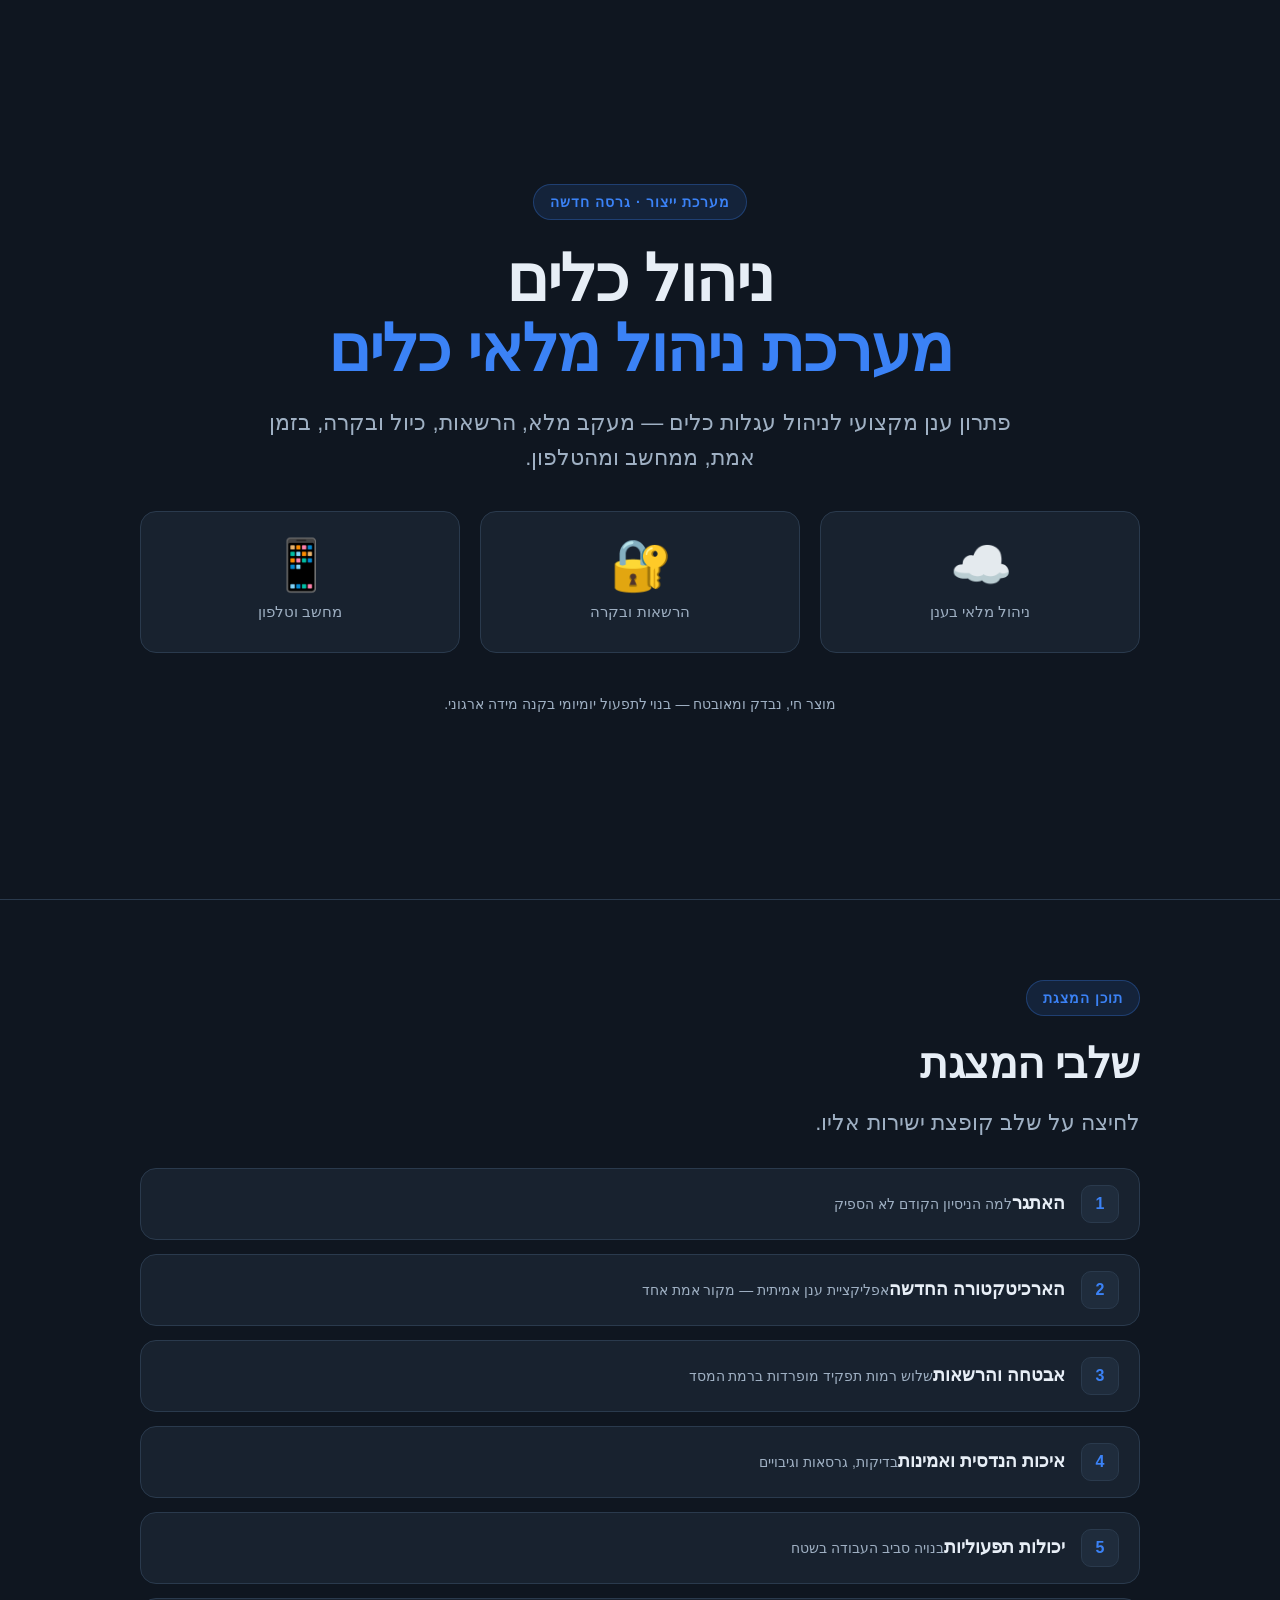
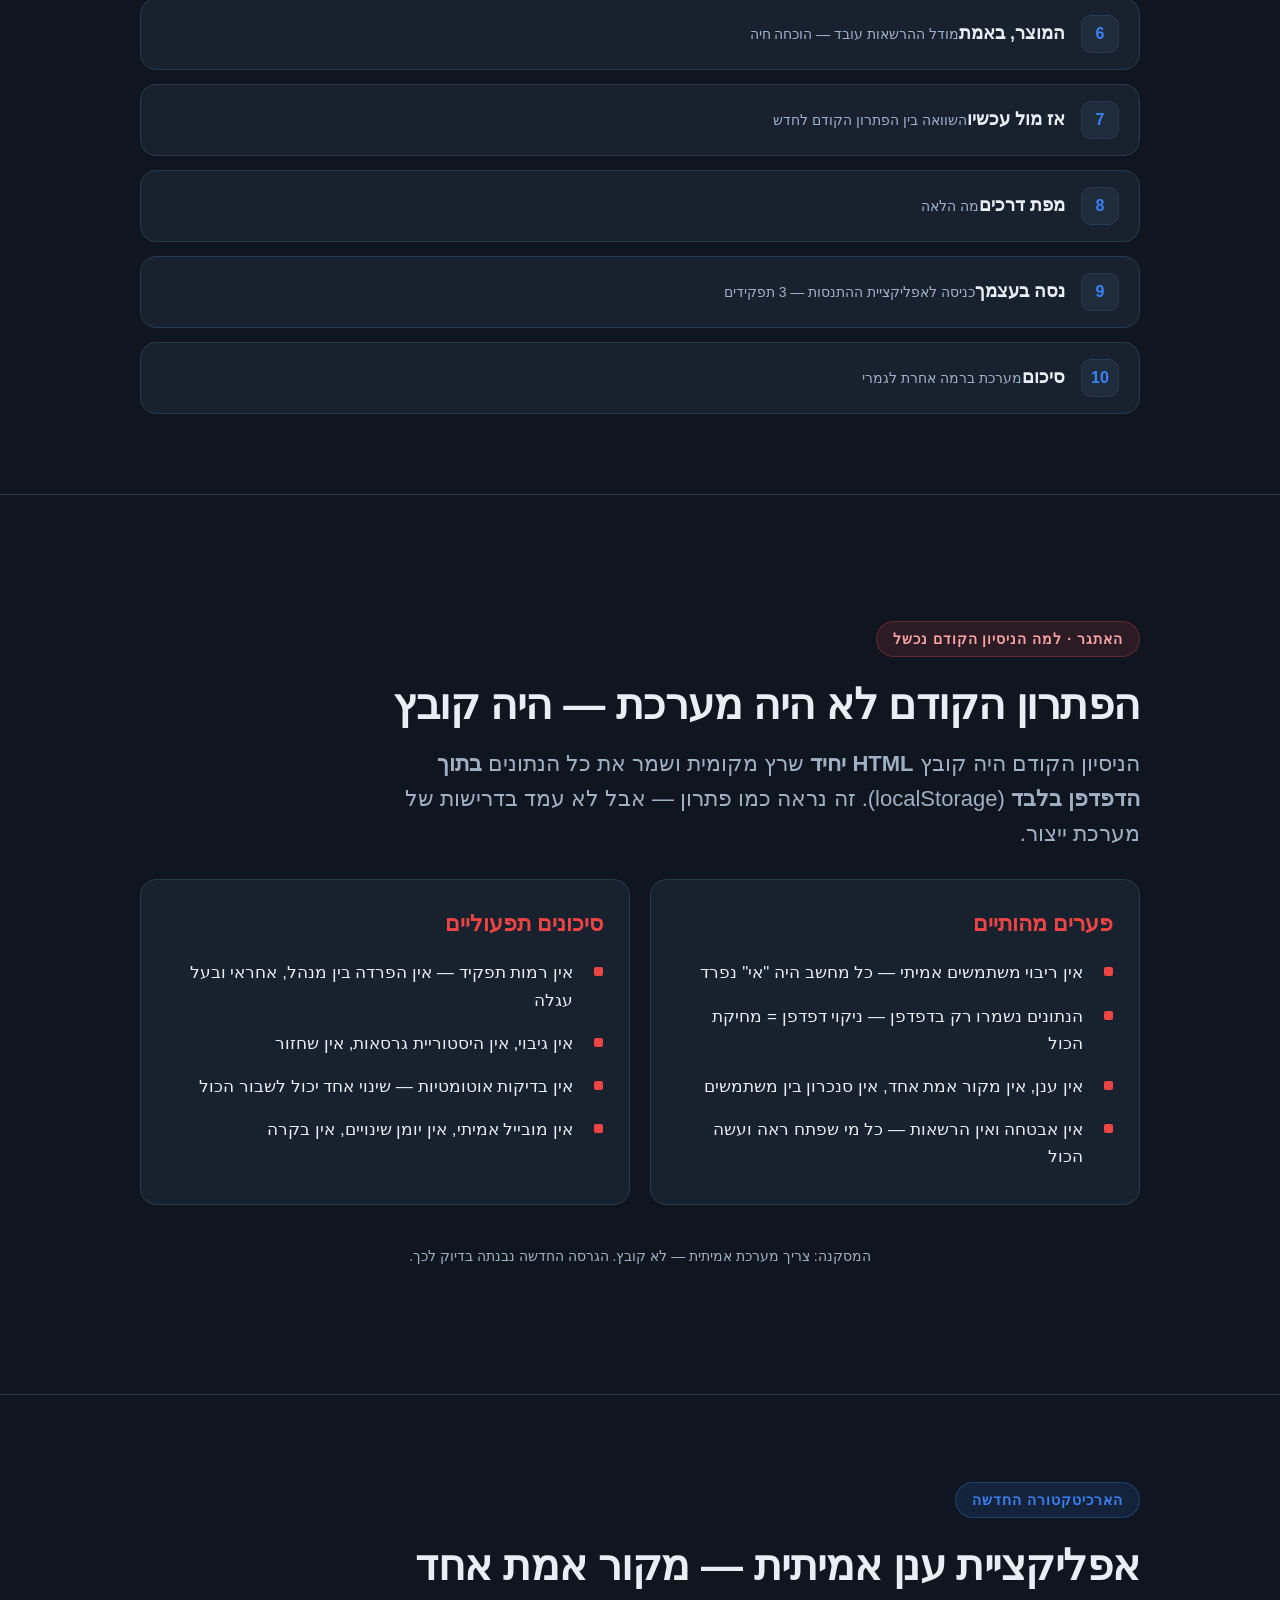
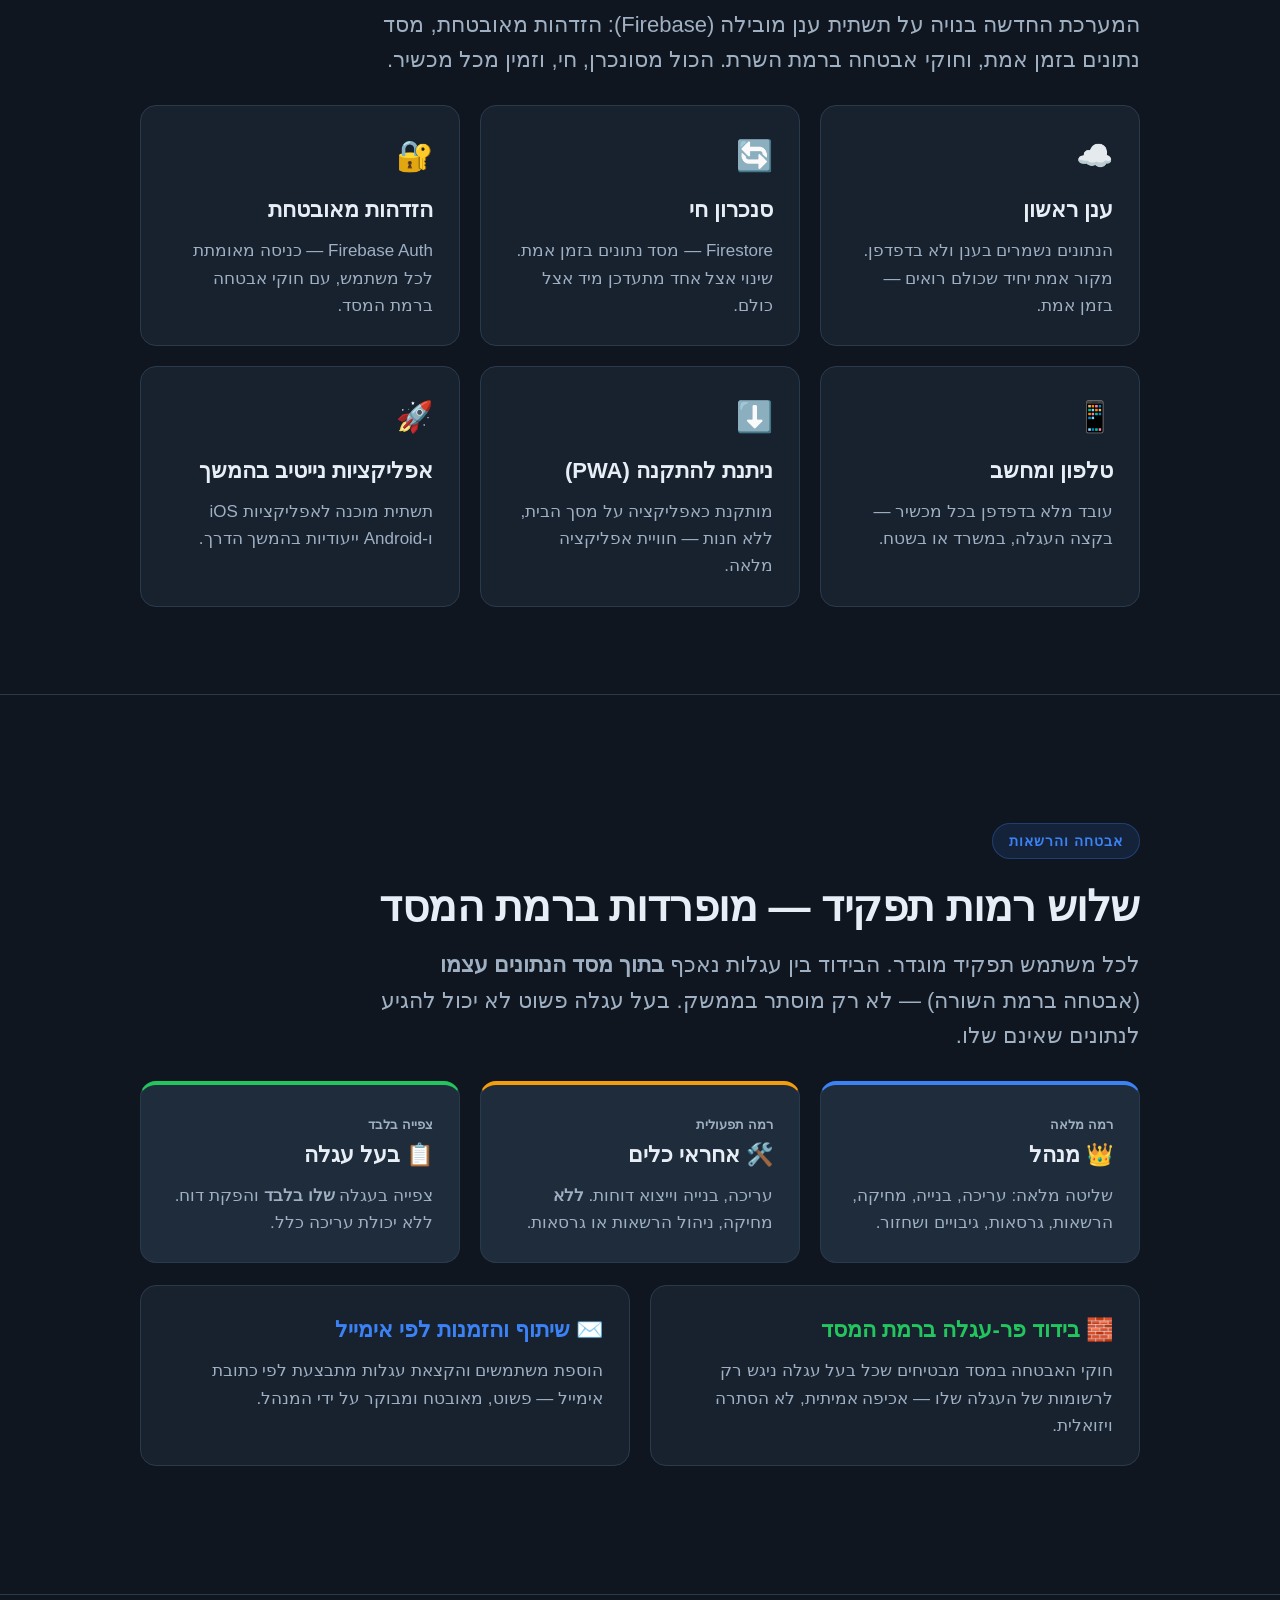
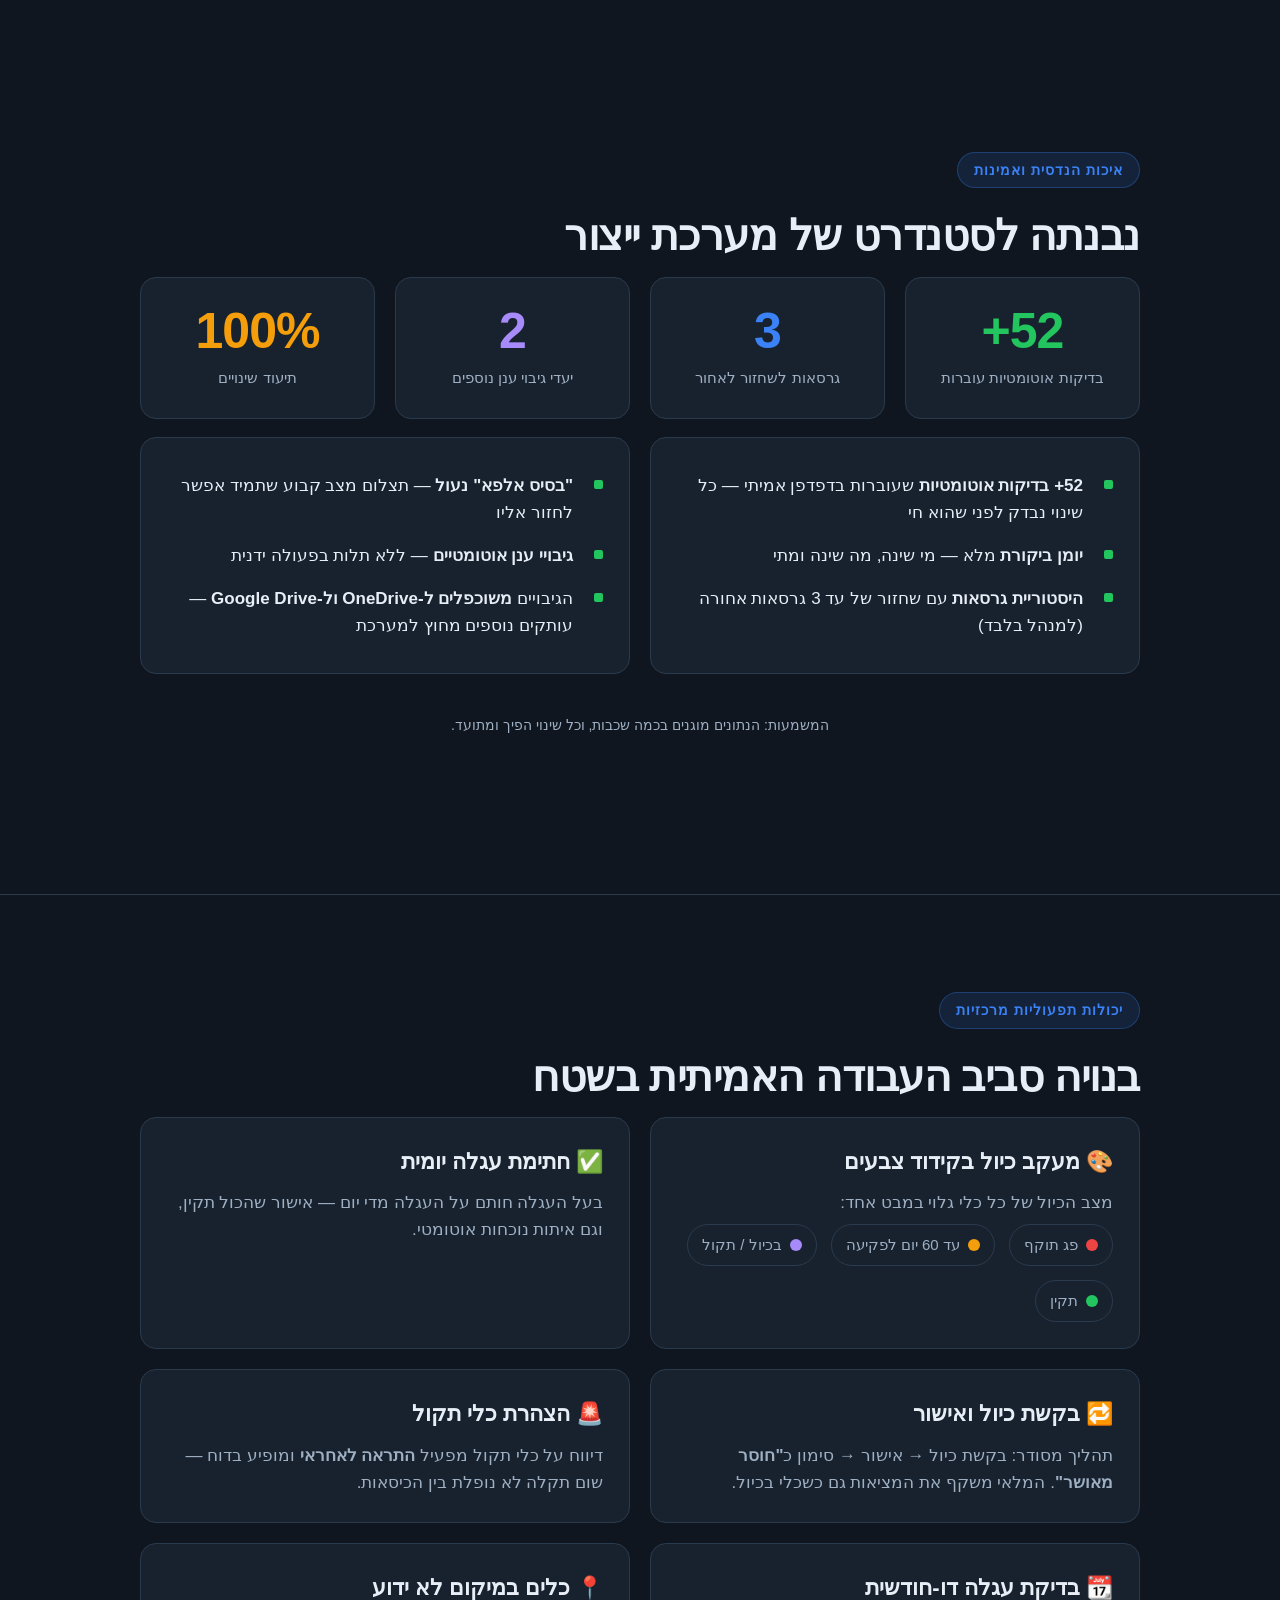
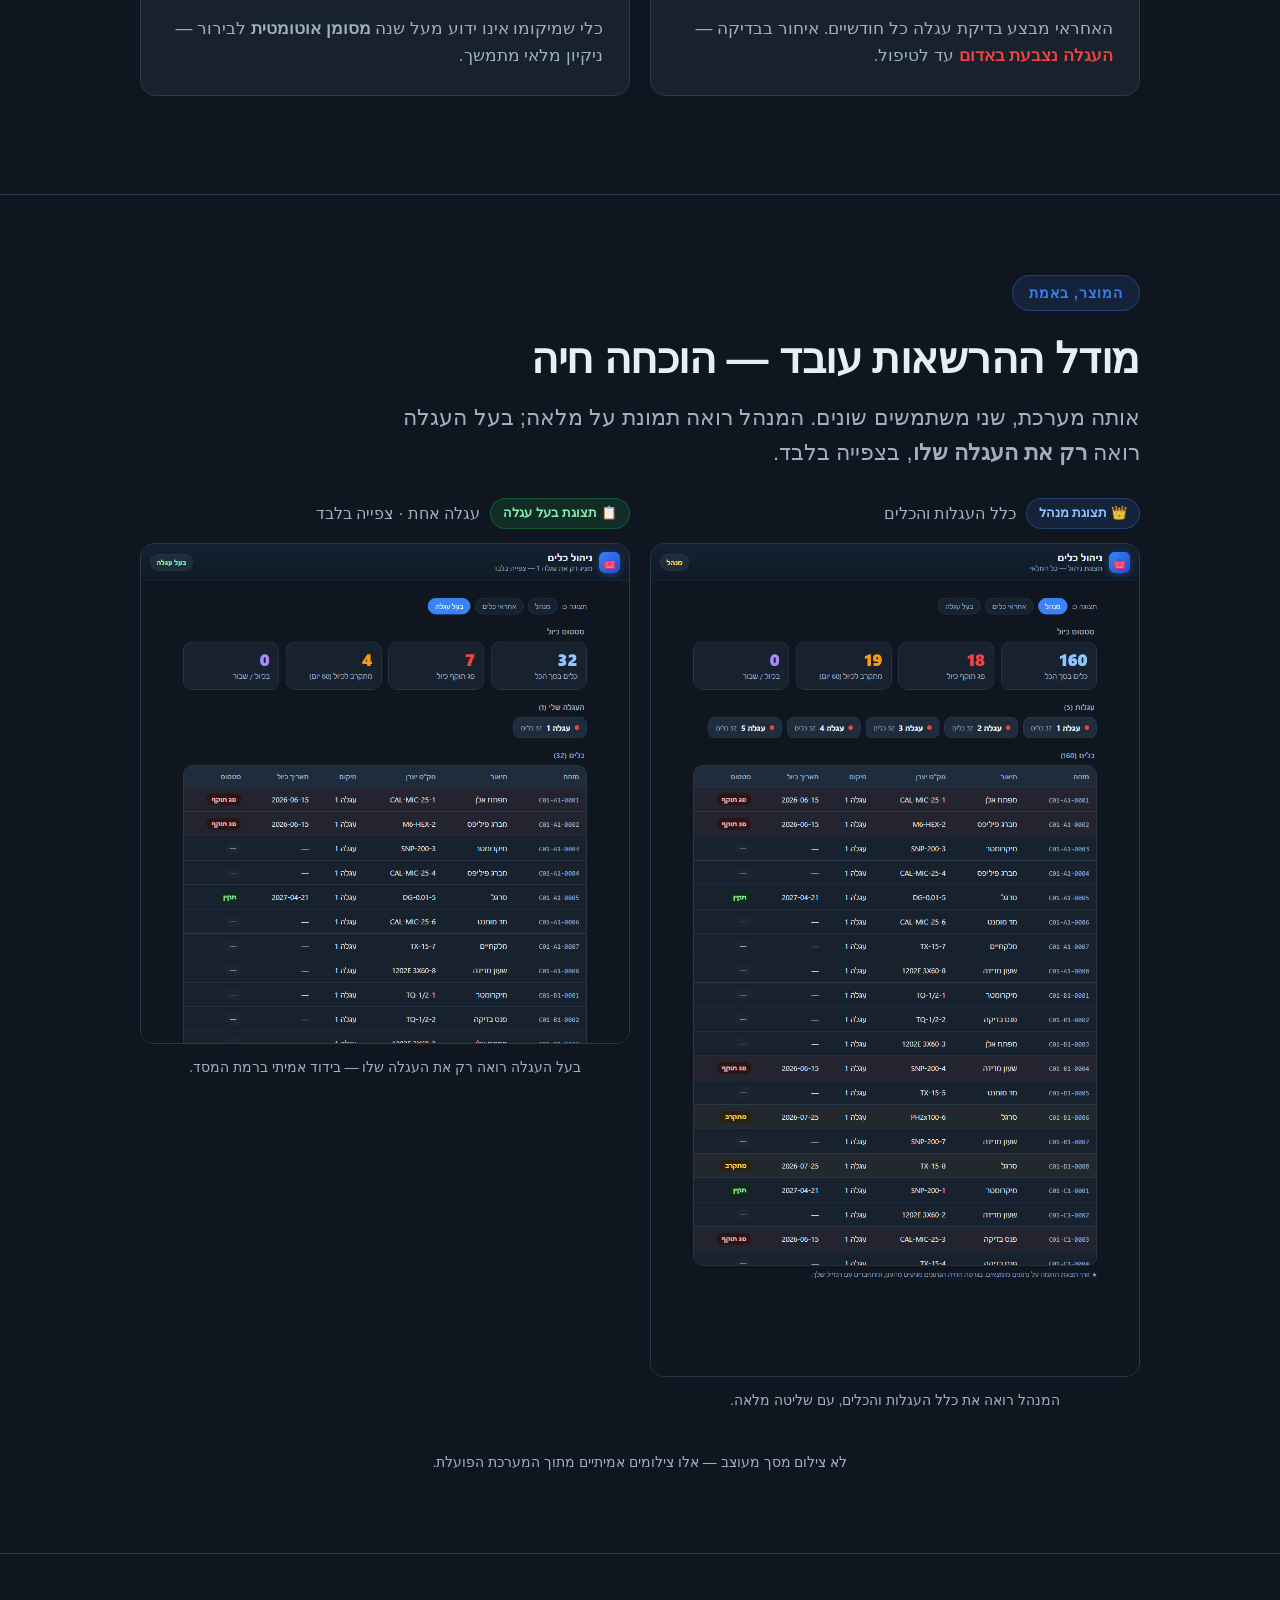
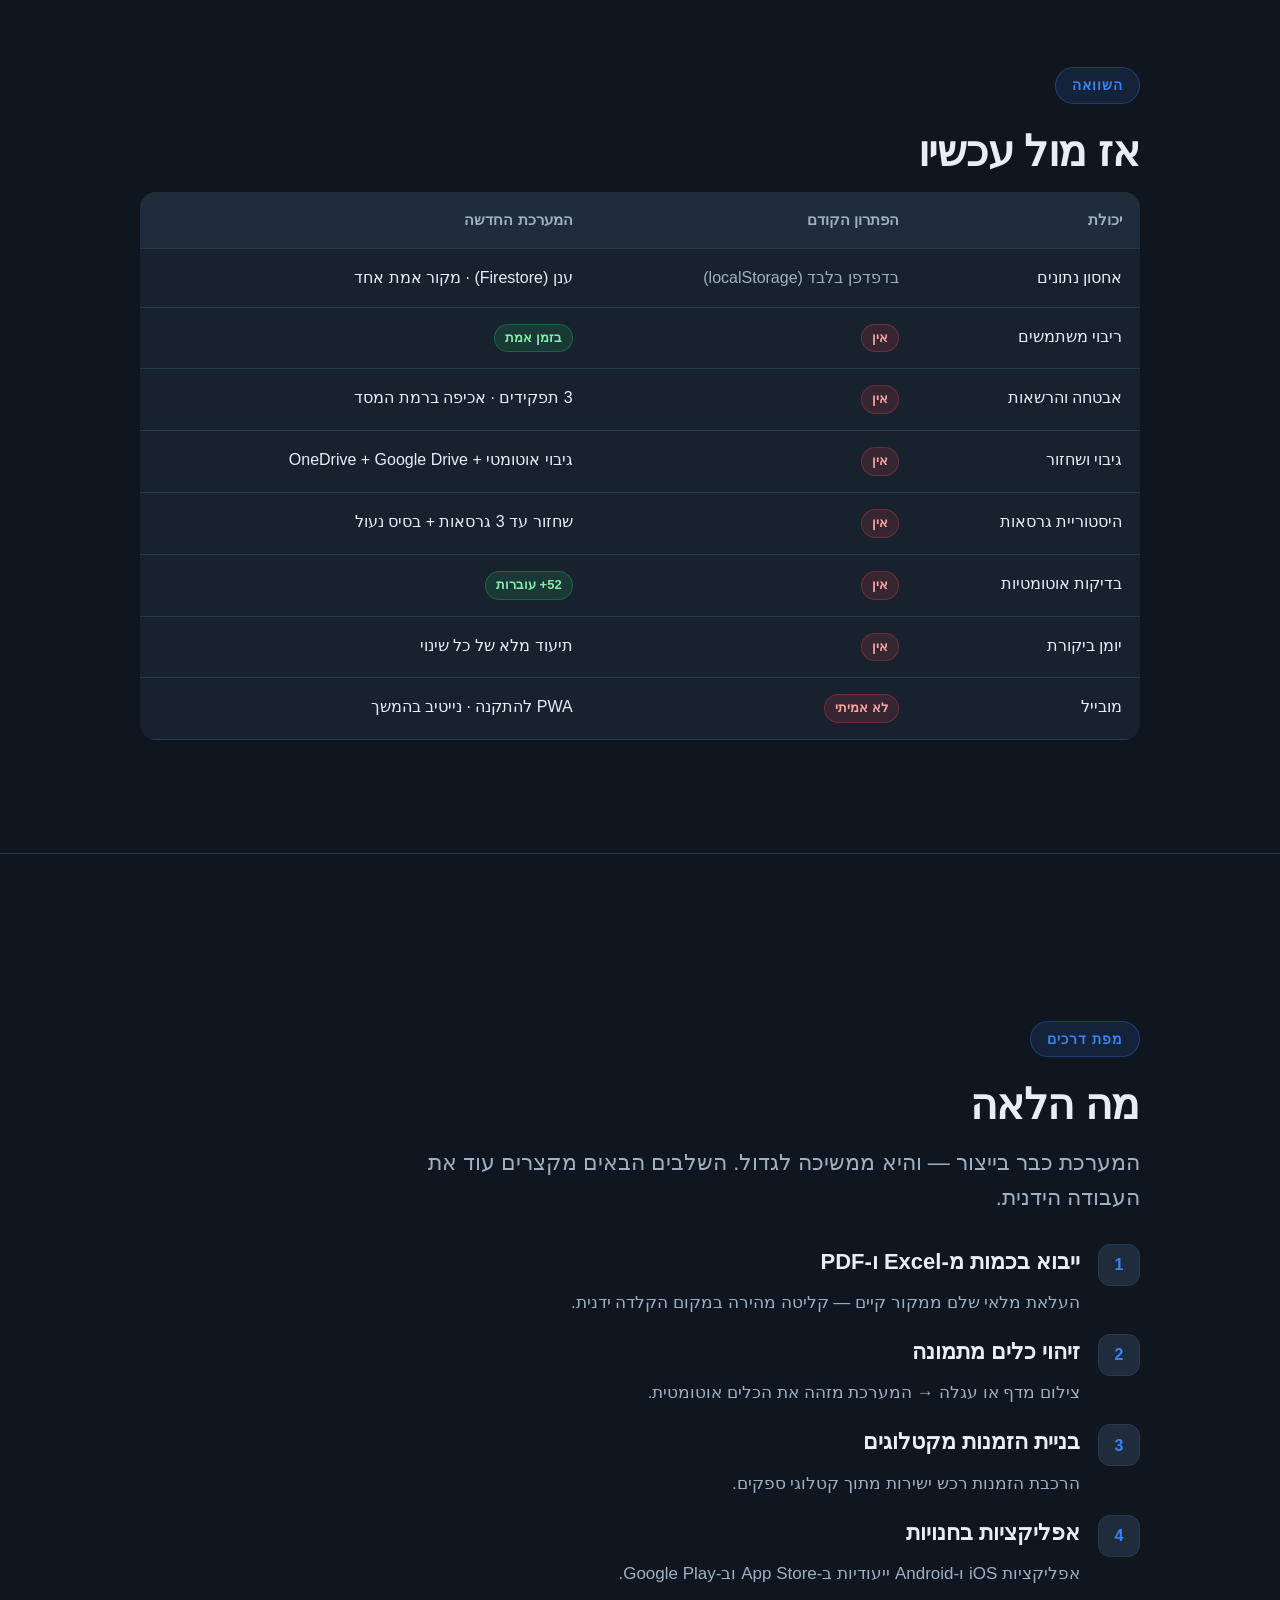
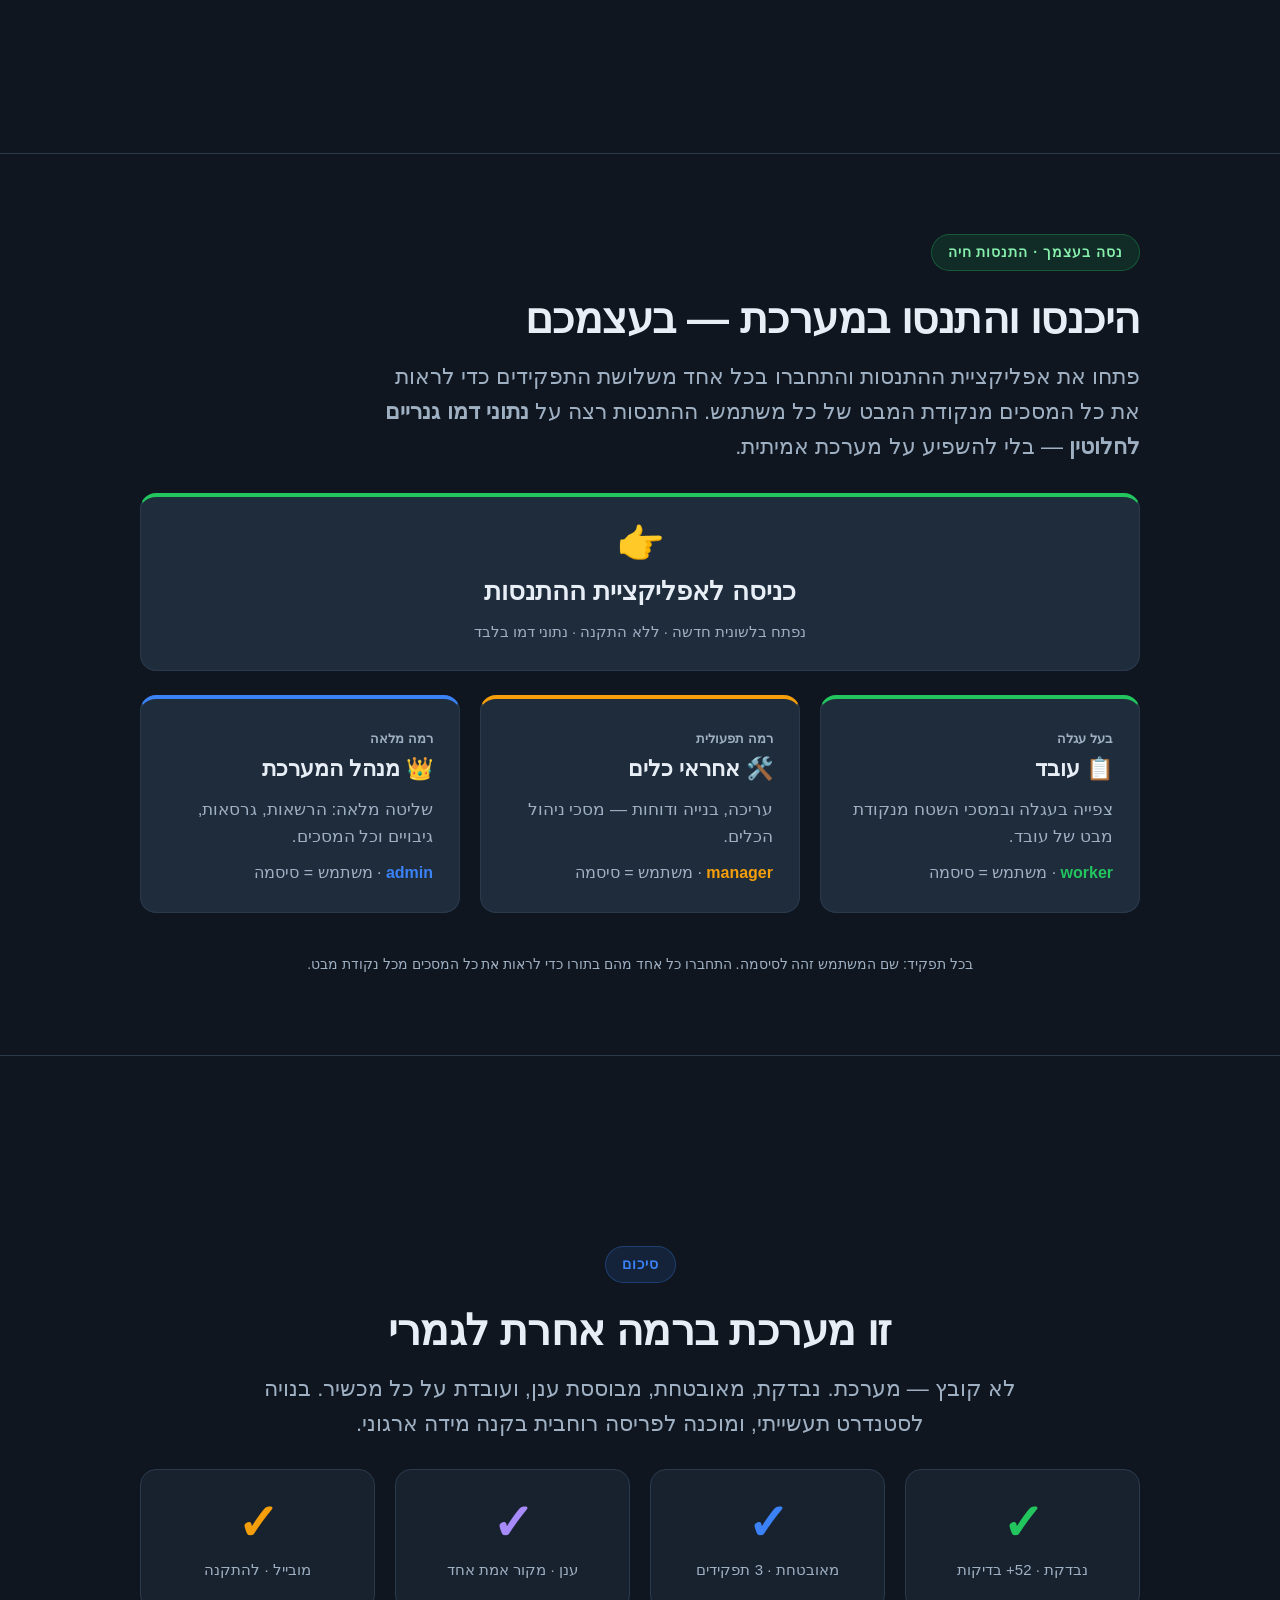
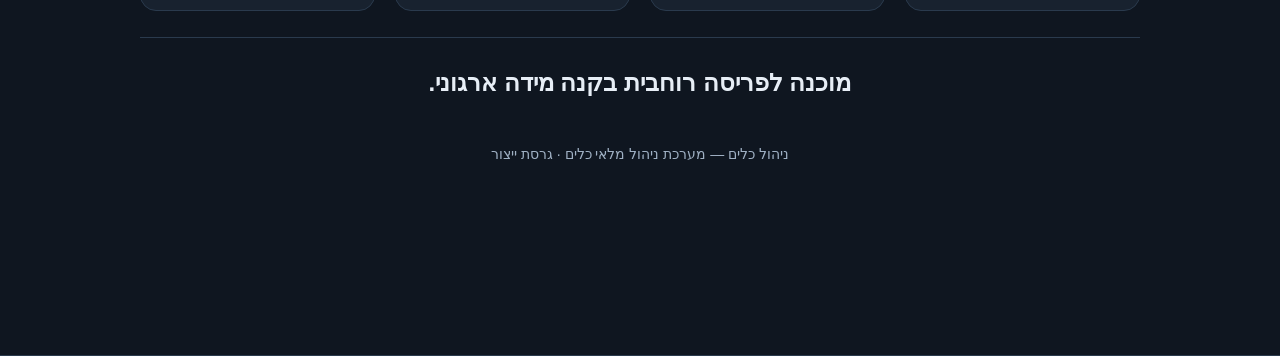
<file: presentations/exec/index.html>
<!DOCTYPE html>
<html lang="he" dir="rtl">
<head>
<meta charset="UTF-8">
<meta name="viewport" content="width=device-width, initial-scale=1.0">
<title>ניהול כלים — מערכת ניהול מלאי כלים</title>
<style>
  :root{
    --bg:#0f1620;
    --surface:#18222f;
    --surface2:#1f2c3c;
    --text:#e7eef6;
    --muted:#9fb0c3;
    --blue:#3b82f6;
    --green:#22c55e;
    --red:#ef4444;
    --amber:#f59e0b;
    --purple:#a78bfa;
    --border:#2a3a4d;
    --radius:16px;
  }
  *{box-sizing:border-box;margin:0;padding:0}
  html{scroll-behavior:smooth}
  body{
    background:var(--bg);
    color:var(--text);
    font-family:"Segoe UI",Arial,sans-serif;
    line-height:1.6;
    -webkit-font-smoothing:antialiased;
    direction:rtl;
  }
  .slide{
    min-height:100vh;
    width:100%;
    display:flex;
    flex-direction:column;
    justify-content:center;
    padding:80px 40px;
    border-bottom:1px solid var(--border);
  }
  .inner{
    width:100%;
    max-width:1000px;
    margin:0 auto;
  }
  .kicker{
    display:inline-block;
    font-size:14px;
    font-weight:600;
    letter-spacing:1px;
    color:var(--blue);
    background:rgba(59,130,246,.12);
    border:1px solid rgba(59,130,246,.3);
    padding:6px 16px;
    border-radius:999px;
    margin-bottom:24px;
  }
  h1{font-size:64px;line-height:1.1;font-weight:800;letter-spacing:-1px;margin-bottom:20px}
  h2{font-size:42px;line-height:1.15;font-weight:800;letter-spacing:-.5px;margin-bottom:16px}
  h3{font-size:22px;font-weight:700;margin-bottom:10px}
  .lead{font-size:22px;color:var(--muted);max-width:760px;margin-bottom:28px}
  .sub{font-size:18px;color:var(--muted)}
  p{font-size:17px;color:var(--text)}
  .muted{color:var(--muted)}

  .grid{display:grid;gap:20px}
  .g2{grid-template-columns:repeat(2,1fr)}
  .g3{grid-template-columns:repeat(3,1fr)}
  .g4{grid-template-columns:repeat(4,1fr)}
  @media(max-width:820px){
    h1{font-size:42px}h2{font-size:32px}
    .g2,.g3,.g4{grid-template-columns:1fr}
    .slide{padding:60px 22px}
  }

  .card{
    background:var(--surface);
    border:1px solid var(--border);
    border-radius:var(--radius);
    padding:26px;
  }
  .card.raised{background:var(--surface2)}

  .stat{
    background:var(--surface);
    border:1px solid var(--border);
    border-radius:var(--radius);
    padding:28px 24px;
    text-align:center;
  }
  .stat .num{font-size:50px;font-weight:800;line-height:1;letter-spacing:-1px}
  .stat .lbl{font-size:15px;color:var(--muted);margin-top:10px}

  .icon{font-size:30px;display:block;margin-bottom:12px}

  ul.clean{list-style:none}
  ul.clean li{
    position:relative;
    padding:8px 0 8px 0;
    padding-inline-start:30px;
    font-size:17px;
    color:var(--text);
  }
  ul.clean li::before{
    content:"";
    position:absolute;
    inset-inline-start:0;
    top:16px;
    width:9px;height:9px;border-radius:2px;
    background:var(--blue);
  }
  ul.bad li::before{background:var(--red)}
  ul.good li::before{background:var(--green)}

  table{width:100%;border-collapse:collapse;border-radius:var(--radius);overflow:hidden;background:var(--surface)}
  th,td{padding:16px 18px;text-align:start;border-bottom:1px solid var(--border);font-size:16px;vertical-align:top}
  th{background:var(--surface2);font-weight:700;font-size:15px;color:var(--muted)}
  td.old{color:var(--muted)}
  .pill{display:inline-block;font-size:13px;font-weight:600;padding:3px 10px;border-radius:999px}
  .pill.no{background:rgba(239,68,68,.14);color:#fca5a5;border:1px solid rgba(239,68,68,.3)}
  .pill.yes{background:rgba(34,197,94,.14);color:#86efac;border:1px solid rgba(34,197,94,.3)}

  .role{border-top:4px solid var(--blue)}
  .role.admin{border-top-color:var(--blue)}
  .role.manager{border-top-color:var(--amber)}
  .role.owner{border-top-color:var(--green)}
  .role .tag{font-size:13px;font-weight:700;color:var(--muted)}

  .legend{display:flex;flex-wrap:wrap;gap:14px;margin-top:8px}
  .chip{display:flex;align-items:center;gap:8px;font-size:15px;color:var(--muted);background:var(--surface);border:1px solid var(--border);border-radius:999px;padding:8px 14px}
  .dot{width:12px;height:12px;border-radius:50%}
  .d-red{background:var(--red)}.d-amber{background:var(--amber)}.d-purple{background:var(--purple)}.d-green{background:var(--green)}

  figure{margin:0}
  .shot{
    width:100%;
    border-radius:14px;
    border:1px solid var(--border);
    display:block;
    background:var(--surface2);
  }
  figcaption{font-size:14px;color:var(--muted);margin-top:12px;text-align:center}
  .shot-head{display:flex;align-items:center;gap:10px;margin-bottom:14px}
  .shot-head .badge{font-size:13px;font-weight:700;padding:4px 12px;border-radius:999px;background:rgba(59,130,246,.12);border:1px solid rgba(59,130,246,.3);color:#93c5fd}
  .shot-head .badge.green{background:rgba(34,197,94,.12);border-color:rgba(34,197,94,.3);color:#86efac}

  .timeline{display:grid;gap:18px}
  .step{display:flex;gap:18px;align-items:flex-start}
  .step .n{flex:0 0 auto;width:42px;height:42px;border-radius:12px;background:var(--surface2);border:1px solid var(--border);display:flex;align-items:center;justify-content:center;font-weight:800;color:var(--blue)}

  .accent-green{color:var(--green)}
  .accent-blue{color:var(--blue)}
  .accent-amber{color:var(--amber)}
  .accent-purple{color:var(--purple)}
  .accent-red{color:var(--red)}

  .footer-note{font-size:14px;color:var(--muted);margin-top:40px;text-align:center}
  .divider{height:1px;background:var(--border);margin:26px 0}

  /* ===== Table of contents (clickable stage index) ===== */
  .toc{display:grid;gap:14px;margin-top:8px}
  .toc a{
    display:flex;
    align-items:center;
    gap:16px;
    text-decoration:none;
    color:var(--text);
    background:var(--surface);
    border:1px solid var(--border);
    border-radius:var(--radius);
    padding:16px 20px;
    transition:border-color .15s ease,background .15s ease;
  }
  .toc a:hover{border-color:var(--blue);background:var(--surface2)}
  .toc a .n{
    flex:0 0 auto;width:38px;height:38px;border-radius:10px;
    background:var(--surface2);border:1px solid var(--border);
    display:flex;align-items:center;justify-content:center;
    font-weight:800;color:var(--blue);font-size:16px;
  }
  .toc a .t{font-size:18px;font-weight:700}
  .toc a .d{font-size:14px;color:var(--muted);margin-top:2px}

  /* ===== Print / Save-as-PDF: one slide per page, print-safe colors ===== */
  @media print{
    @page{size:A4 landscape;margin:14mm}
    html{scroll-behavior:auto}
    :root{
      --bg:#ffffff;
      --surface:#ffffff;
      --surface2:#f3f6fa;
      --text:#0f1620;
      --muted:#475569;
      --border:#cbd5e1;
    }
    body{
      background:#ffffff;
      color:#0f1620;
      -webkit-print-color-adjust:exact;
      print-color-adjust:exact;
    }
    .slide{
      min-height:0;
      padding:24px 18px;
      border-bottom:none;
      break-after:page;
      page-break-after:always;
      break-inside:avoid;
      page-break-inside:avoid;
      justify-content:flex-start;
    }
    .slide:last-of-type{break-after:auto;page-break-after:auto}
    h1{font-size:38px}
    h2{font-size:30px}
    .lead{font-size:17px}
    .stat .num{font-size:34px}
    .card,.stat,.toc a{break-inside:avoid;page-break-inside:avoid}
    .kicker{
      color:var(--blue) !important;
      background:#eaf1fe !important;
      border-color:#bcd3fb !important;
    }
    .shot{background:#f3f6fa}
    a[href^="#"]{color:inherit;text-decoration:none}
  }
</style>
</head>
<body>

<!-- 1. TITLE -->
<section id="slide-1" class="slide" style="text-align:center">
  <div class="inner">
    <span class="kicker">מערכת ייצור · גרסה חדשה</span>
    <h1>ניהול כלים<br><span class="accent-blue">מערכת ניהול מלאי כלים</span></h1>
    <p class="lead" style="margin-inline:auto">פתרון ענן מקצועי לניהול עגלות כלים —
      מעקב מלא, הרשאות, כיול ובקרה, בזמן אמת, ממחשב ומהטלפון.</p>
    <div class="grid g3" style="margin-top:36px">
      <div class="stat"><div class="num accent-blue">☁️</div><div class="lbl">ניהול מלאי בענן</div></div>
      <div class="stat"><div class="num accent-green">🔐</div><div class="lbl">הרשאות ובקרה</div></div>
      <div class="stat"><div class="num accent-purple">📱</div><div class="lbl">מחשב וטלפון</div></div>
    </div>
    <p class="footer-note">מוצר חי, נבדק ומאובטח — בנוי לתפעול יומיומי בקנה מידה ארגוני.</p>
  </div>
</section>

<!-- TABLE OF CONTENTS (clickable stage index) -->
<section id="toc" class="slide">
  <div class="inner">
    <span class="kicker">תוכן המצגת</span>
    <h2>שלבי המצגת</h2>
    <p class="lead">לחיצה על שלב קופצת ישירות אליו.</p>
    <nav class="toc" aria-label="תוכן עניינים">
      <a href="#slide-2"><span class="n">1</span><span><span class="t">האתגר</span><span class="d">למה הניסיון הקודם לא הספיק</span></span></a>
      <a href="#slide-3"><span class="n">2</span><span><span class="t">הארכיטקטורה החדשה</span><span class="d">אפליקציית ענן אמיתית — מקור אמת אחד</span></span></a>
      <a href="#slide-4"><span class="n">3</span><span><span class="t">אבטחה והרשאות</span><span class="d">שלוש רמות תפקיד מופרדות ברמת המסד</span></span></a>
      <a href="#slide-5"><span class="n">4</span><span><span class="t">איכות הנדסית ואמינות</span><span class="d">בדיקות, גרסאות וגיבויים</span></span></a>
      <a href="#slide-6"><span class="n">5</span><span><span class="t">יכולות תפעוליות</span><span class="d">בנויה סביב העבודה בשטח</span></span></a>
      <a href="#slide-7"><span class="n">6</span><span><span class="t">המוצר, באמת</span><span class="d">מודל ההרשאות עובד — הוכחה חיה</span></span></a>
      <a href="#slide-8"><span class="n">7</span><span><span class="t">אז מול עכשיו</span><span class="d">השוואה בין הפתרון הקודם לחדש</span></span></a>
      <a href="#slide-9"><span class="n">8</span><span><span class="t">מפת דרכים</span><span class="d">מה הלאה</span></span></a>
      <a href="#slide-try"><span class="n">9</span><span><span class="t">נסה בעצמך</span><span class="d">כניסה לאפליקציית ההתנסות — 3 תפקידים</span></span></a>
      <a href="#slide-10"><span class="n">10</span><span><span class="t">סיכום</span><span class="d">מערכת ברמה אחרת לגמרי</span></span></a>
    </nav>
  </div>
</section>

<!-- 2. THE CHALLENGE -->
<section id="slide-2" class="slide">
  <div class="inner">
    <span class="kicker" style="color:#fca5a5;background:rgba(239,68,68,.12);border-color:rgba(239,68,68,.3)">האתגר · למה הניסיון הקודם נכשל</span>
    <h2>הפתרון הקודם לא היה מערכת — היה קובץ</h2>
    <p class="lead">הניסיון הקודם היה קובץ <strong>HTML יחיד</strong> שרץ מקומית ושמר את כל הנתונים
      <strong>בתוך הדפדפן בלבד</strong> (localStorage). זה נראה כמו פתרון — אבל לא עמד בדרישות של מערכת ייצור.</p>
    <div class="grid g2">
      <div class="card">
        <h3 class="accent-red">פערים מהותיים</h3>
        <ul class="clean bad">
          <li>אין ריבוי משתמשים אמיתי — כל מחשב היה "אי" נפרד</li>
          <li>הנתונים נשמרו רק בדפדפן — ניקוי דפדפן = מחיקת הכול</li>
          <li>אין ענן, אין מקור אמת אחד, אין סנכרון בין משתמשים</li>
          <li>אין אבטחה ואין הרשאות — כל מי שפתח ראה ועשה הכול</li>
        </ul>
      </div>
      <div class="card">
        <h3 class="accent-red">סיכונים תפעוליים</h3>
        <ul class="clean bad">
          <li>אין רמות תפקיד — אין הפרדה בין מנהל, אחראי ובעל עגלה</li>
          <li>אין גיבוי, אין היסטוריית גרסאות, אין שחזור</li>
          <li>אין בדיקות אוטומטיות — שינוי אחד יכול לשבור הכול</li>
          <li>אין מובייל אמיתי, אין יומן שינויים, אין בקרה</li>
        </ul>
      </div>
    </div>
    <p class="footer-note">המסקנה: צריך מערכת אמיתית — לא קובץ. הגרסה החדשה נבנתה בדיוק לכך.</p>
  </div>
</section>

<!-- 3. NEW ARCHITECTURE -->
<section id="slide-3" class="slide">
  <div class="inner">
    <span class="kicker">הארכיטקטורה החדשה</span>
    <h2>אפליקציית ענן אמיתית — מקור אמת אחד</h2>
    <p class="lead">המערכת החדשה בנויה על תשתית ענן מובילה (Firebase): הזדהות מאובטחת,
      מסד נתונים בזמן אמת, וחוקי אבטחה ברמת השרת. הכול מסונכרן, חי, וזמין מכל מכשיר.</p>
    <div class="grid g3">
      <div class="card">
        <span class="icon">☁️</span>
        <h3>ענן ראשון</h3>
        <p class="muted">הנתונים נשמרים בענן ולא בדפדפן. מקור אמת יחיד שכולם רואים — בזמן אמת.</p>
      </div>
      <div class="card">
        <span class="icon">🔄</span>
        <h3>סנכרון חי</h3>
        <p class="muted">Firestore — מסד נתונים בזמן אמת. שינוי אצל אחד מתעדכן מיד אצל כולם.</p>
      </div>
      <div class="card">
        <span class="icon">🔐</span>
        <h3>הזדהות מאובטחת</h3>
        <p class="muted">Firebase Auth — כניסה מאומתת לכל משתמש, עם חוקי אבטחה ברמת המסד.</p>
      </div>
      <div class="card">
        <span class="icon">📱</span>
        <h3>טלפון ומחשב</h3>
        <p class="muted">עובד מלא בדפדפן בכל מכשיר — בקצה העגלה, במשרד או בשטח.</p>
      </div>
      <div class="card">
        <span class="icon">⬇️</span>
        <h3>ניתנת להתקנה (PWA)</h3>
        <p class="muted">מותקנת כאפליקציה על מסך הבית, ללא חנות — חוויית אפליקציה מלאה.</p>
      </div>
      <div class="card">
        <span class="icon">🚀</span>
        <h3>אפליקציות נייטיב בהמשך</h3>
        <p class="muted">תשתית מוכנה לאפליקציות iOS ו‑Android ייעודיות בהמשך הדרך.</p>
      </div>
    </div>
  </div>
</section>

<!-- 4. SECURITY & ROLES -->
<section id="slide-4" class="slide">
  <div class="inner">
    <span class="kicker">אבטחה והרשאות</span>
    <h2>שלוש רמות תפקיד — מופרדות ברמת המסד</h2>
    <p class="lead">לכל משתמש תפקיד מוגדר. הבידוד בין עגלות נאכף <strong>בתוך מסד הנתונים עצמו</strong>
      (אבטחה ברמת השורה) — לא רק מוסתר בממשק. בעל עגלה פשוט לא יכול להגיע לנתונים שאינם שלו.</p>
    <div class="grid g3">
      <div class="card raised role admin">
        <span class="tag">רמה מלאה</span>
        <h3>👑 מנהל</h3>
        <p class="muted">שליטה מלאה: עריכה, בנייה, מחיקה, הרשאות, גרסאות, גיבויים ושחזור.</p>
      </div>
      <div class="card raised role manager">
        <span class="tag">רמה תפעולית</span>
        <h3>🛠️ אחראי כלים</h3>
        <p class="muted">עריכה, בנייה וייצוא דוחות. <strong>ללא</strong> מחיקה, ניהול הרשאות או גרסאות.</p>
      </div>
      <div class="card raised role owner">
        <span class="tag">צפייה בלבד</span>
        <h3>📋 בעל עגלה</h3>
        <p class="muted">צפייה בעגלה <strong>שלו בלבד</strong> והפקת דוח. ללא יכולת עריכה כלל.</p>
      </div>
    </div>
    <div class="grid g2" style="margin-top:22px">
      <div class="card">
        <h3 class="accent-green">🧱 בידוד פר‑עגלה ברמת המסד</h3>
        <p class="muted">חוקי האבטחה במסד מבטיחים שכל בעל עגלה ניגש רק לרשומות של העגלה שלו —
          אכיפה אמיתית, לא הסתרה ויזואלית.</p>
      </div>
      <div class="card">
        <h3 class="accent-blue">✉️ שיתוף והזמנות לפי אימייל</h3>
        <p class="muted">הוספת משתמשים והקצאת עגלות מתבצעת לפי כתובת אימייל —
          פשוט, מאובטח ומבוקר על ידי המנהל.</p>
      </div>
    </div>
  </div>
</section>

<!-- 5. RELIABILITY / ENGINEERING -->
<section id="slide-5" class="slide">
  <div class="inner">
    <span class="kicker">איכות הנדסית ואמינות</span>
    <h2>נבנתה לסטנדרט של מערכת ייצור</h2>
    <div class="grid g4" style="margin-bottom:8px">
      <div class="stat"><div class="num accent-green">52+</div><div class="lbl">בדיקות אוטומטיות עוברות</div></div>
      <div class="stat"><div class="num accent-blue">3</div><div class="lbl">גרסאות לשחזור לאחור</div></div>
      <div class="stat"><div class="num accent-purple">2</div><div class="lbl">יעדי גיבוי ענן נוספים</div></div>
      <div class="stat"><div class="num accent-amber">100%</div><div class="lbl">תיעוד שינויים</div></div>
    </div>
    <div class="grid g2" style="margin-top:18px">
      <div class="card">
        <ul class="clean good">
          <li><strong>52+ בדיקות אוטומטיות</strong> שעוברות בדפדפן אמיתי — כל שינוי נבדק לפני שהוא חי</li>
          <li><strong>יומן ביקורת</strong> מלא — מי שינה, מה שינה ומתי</li>
          <li><strong>היסטוריית גרסאות</strong> עם שחזור של עד 3 גרסאות אחורה (למנהל בלבד)</li>
        </ul>
      </div>
      <div class="card">
        <ul class="clean good">
          <li><strong>"בסיס אלפא" נעול</strong> — תצלום מצב קבוע שתמיד אפשר לחזור אליו</li>
          <li><strong>גיבויי ענן אוטומטיים</strong> — ללא תלות בפעולה ידנית</li>
          <li>הגיבויים <strong>משוכפלים ל‑OneDrive ול‑Google Drive</strong> — עותקים נוספים מחוץ למערכת</li>
        </ul>
      </div>
    </div>
    <p class="footer-note">המשמעות: הנתונים מוגנים בכמה שכבות, וכל שינוי הפיך ומתועד.</p>
  </div>
</section>

<!-- 6. KEY OPERATIONAL FEATURES -->
<section id="slide-6" class="slide">
  <div class="inner">
    <span class="kicker">יכולות תפעוליות מרכזיות</span>
    <h2>בנויה סביב העבודה האמיתית בשטח</h2>
    <div class="grid g2">
      <div class="card">
        <h3>🎨 מעקב כיול בקידוד צבעים</h3>
        <p class="muted">מצב הכיול של כל כלי גלוי במבט אחד:</p>
        <div class="legend">
          <span class="chip"><span class="dot d-red"></span>פג תוקף</span>
          <span class="chip"><span class="dot d-amber"></span>עד 60 יום לפקיעה</span>
          <span class="chip"><span class="dot d-purple"></span>בכיול / תקול</span>
          <span class="chip"><span class="dot d-green"></span>תקין</span>
        </div>
      </div>
      <div class="card">
        <h3>✅ חתימת עגלה יומית</h3>
        <p class="muted">בעל העגלה חותם על העגלה מדי יום — אישור שהכול תקין,
          וגם איתות נוכחות אוטומטי.</p>
      </div>
      <div class="card">
        <h3>🔁 בקשת כיול ואישור</h3>
        <p class="muted">תהליך מסודר: בקשת כיול → אישור → סימון כ<strong>"חוסר מאושר"</strong>.
          המלאי משקף את המציאות גם כשכלי בכיול.</p>
      </div>
      <div class="card">
        <h3>🚨 הצהרת כלי תקול</h3>
        <p class="muted">דיווח על כלי תקול מפעיל <strong>התראה לאחראי</strong> ומופיע בדוח —
          שום תקלה לא נופלת בין הכיסאות.</p>
      </div>
      <div class="card">
        <h3>📆 בדיקת עגלה דו‑חודשית</h3>
        <p class="muted">האחראי מבצע בדיקת עגלה כל חודשיים. איחור בבדיקה —
          <strong class="accent-red">העגלה נצבעת באדום</strong> עד לטיפול.</p>
      </div>
      <div class="card">
        <h3>📍 כלים במיקום לא ידוע</h3>
        <p class="muted">כלי שמיקומו אינו ידוע מעל שנה <strong>מסומן אוטומטית</strong>
          לבירור — ניקיון מלאי מתמשך.</p>
      </div>
    </div>
  </div>
</section>

<!-- 7. THE PRODUCT, REAL -->
<section id="slide-7" class="slide">
  <div class="inner">
    <span class="kicker">המוצר, באמת</span>
    <h2>מודל ההרשאות עובד — הוכחה חיה</h2>
    <p class="lead">אותה מערכת, שני משתמשים שונים. המנהל רואה תמונת על מלאה;
      בעל העגלה רואה <strong>רק את העגלה שלו</strong>, בצפייה בלבד.</p>
    <div class="grid g2">
      <figure>
        <div class="shot-head"><span class="badge">👑 תצוגת מנהל</span><span class="muted">כלל העגלות והכלים</span></div>
        <img class="shot" src="[data-uri]" alt="תצוגת מנהל — מבט על כל העגלות">
        <figcaption>המנהל רואה את כלל העגלות והכלים, עם שליטה מלאה.</figcaption>
      </figure>
      <figure>
        <div class="shot-head"><span class="badge green">📋 תצוגת בעל עגלה</span><span class="muted">עגלה אחת · צפייה בלבד</span></div>
        <img class="shot" src="[data-uri]" alt="תצוגת בעל עגלה — עגלה אחת בלבד">
        <figcaption>בעל העגלה רואה רק את העגלה שלו — בידוד אמיתי ברמת המסד.</figcaption>
      </figure>
    </div>
    <p class="footer-note">לא צילום מסך מעוצב — אלו צילומים אמיתיים מתוך המערכת הפועלת.</p>
  </div>
</section>

<!-- 8. OLD VS NEW COMPARISON -->
<section id="slide-8" class="slide">
  <div class="inner">
    <span class="kicker">השוואה</span>
    <h2>אז מול עכשיו</h2>
    <table>
      <thead>
        <tr><th>יכולת</th><th>הפתרון הקודם</th><th>המערכת החדשה</th></tr>
      </thead>
      <tbody>
        <tr><td>אחסון נתונים</td><td class="old">בדפדפן בלבד (localStorage)</td><td>ענן (Firestore) · מקור אמת אחד</td></tr>
        <tr><td>ריבוי משתמשים</td><td class="old"><span class="pill no">אין</span></td><td><span class="pill yes">בזמן אמת</span></td></tr>
        <tr><td>אבטחה והרשאות</td><td class="old"><span class="pill no">אין</span></td><td>3 תפקידים · אכיפה ברמת המסד</td></tr>
        <tr><td>גיבוי ושחזור</td><td class="old"><span class="pill no">אין</span></td><td>גיבוי אוטומטי + OneDrive + Google Drive</td></tr>
        <tr><td>היסטוריית גרסאות</td><td class="old"><span class="pill no">אין</span></td><td>שחזור עד 3 גרסאות + בסיס נעול</td></tr>
        <tr><td>בדיקות אוטומטיות</td><td class="old"><span class="pill no">אין</span></td><td><span class="pill yes">52+ עוברות</span></td></tr>
        <tr><td>יומן ביקורת</td><td class="old"><span class="pill no">אין</span></td><td>תיעוד מלא של כל שינוי</td></tr>
        <tr><td>מובייל</td><td class="old"><span class="pill no">לא אמיתי</span></td><td>PWA להתקנה · נייטיב בהמשך</td></tr>
      </tbody>
    </table>
  </div>
</section>

<!-- 9. ROADMAP -->
<section id="slide-9" class="slide">
  <div class="inner">
    <span class="kicker">מפת דרכים</span>
    <h2>מה הלאה</h2>
    <p class="lead">המערכת כבר בייצור — והיא ממשיכה לגדול. השלבים הבאים מקצרים עוד את העבודה הידנית.</p>
    <div class="timeline">
      <div class="step">
        <div class="n">1</div>
        <div><h3>ייבוא בכמות מ‑Excel ו‑PDF</h3>
          <p class="muted">העלאת מלאי שלם ממקור קיים — קליטה מהירה במקום הקלדה ידנית.</p></div>
      </div>
      <div class="step">
        <div class="n">2</div>
        <div><h3>זיהוי כלים מתמונה</h3>
          <p class="muted">צילום מדף או עגלה → המערכת מזהה את הכלים אוטומטית.</p></div>
      </div>
      <div class="step">
        <div class="n">3</div>
        <div><h3>בניית הזמנות מקטלוגים</h3>
          <p class="muted">הרכבת הזמנות רכש ישירות מתוך קטלוגי ספקים.</p></div>
      </div>
      <div class="step">
        <div class="n">4</div>
        <div><h3>אפליקציות בחנויות</h3>
          <p class="muted">אפליקציות iOS ו‑Android ייעודיות ב‑App Store וב‑Google Play.</p></div>
      </div>
    </div>
  </div>
</section>

<!-- 10. TRY IT YOURSELF -->
<section id="slide-try" class="slide">
  <div class="inner">
    <span class="kicker" style="color:#86efac;background:rgba(34,197,94,.12);border-color:rgba(34,197,94,.3)">נסה בעצמך · התנסות חיה</span>
    <h2>היכנסו והתנסו במערכת — בעצמכם</h2>
    <p class="lead">פתחו את אפליקציית ההתנסות והתחברו בכל אחד משלושת התפקידים כדי לראות את כל המסכים
      מנקודת המבט של כל משתמש. ההתנסות רצה על <strong>נתוני דמו גנריים לחלוטין</strong> — בלי להשפיע על מערכת אמיתית.</p>

    <a href="https://aseelhalaby646-alt.github.io/tools-app/app/index.html?demo=1&exp=1" target="_blank"
       class="card raised role owner"
       style="display:block;text-decoration:none;text-align:center;border-top-width:4px;margin-bottom:24px">
      <span class="num accent-green" style="font-size:38px;display:block;line-height:1;margin-bottom:10px">👉</span>
      <span class="t" style="font-size:26px;font-weight:800;color:var(--text);display:block">כניסה לאפליקציית ההתנסות</span>
      <span class="d" style="font-size:15px;color:var(--muted);display:block;margin-top:8px">נפתח בלשונית חדשה · ללא התקנה · נתוני דמו בלבד</span>
    </a>

    <div class="grid g3">
      <div class="card raised role owner">
        <span class="tag">בעל עגלה</span>
        <h3>📋 עובד</h3>
        <p class="muted">צפייה בעגלה ובמסכי השטח מנקודת מבט של עובד.</p>
        <p style="margin-top:10px;font-size:16px"><strong class="accent-green">worker</strong>
          <span class="muted"> · משתמש = סיסמה</span></p>
      </div>
      <div class="card raised role manager">
        <span class="tag">רמה תפעולית</span>
        <h3>🛠️ אחראי כלים</h3>
        <p class="muted">עריכה, בנייה ודוחות — מסכי ניהול הכלים.</p>
        <p style="margin-top:10px;font-size:16px"><strong class="accent-amber">manager</strong>
          <span class="muted"> · משתמש = סיסמה</span></p>
      </div>
      <div class="card raised role admin">
        <span class="tag">רמה מלאה</span>
        <h3>👑 מנהל המערכת</h3>
        <p class="muted">שליטה מלאה: הרשאות, גרסאות, גיבויים וכל המסכים.</p>
        <p style="margin-top:10px;font-size:16px"><strong class="accent-blue">admin</strong>
          <span class="muted"> · משתמש = סיסמה</span></p>
      </div>
    </div>

    <p class="footer-note">בכל תפקיד: שם המשתמש זהה לסיסמה. התחברו כל אחד מהם בתורו כדי לראות את כל המסכים מכל נקודת מבט.</p>
  </div>
</section>

<!-- 11. CLOSE -->
<section id="slide-10" class="slide" style="text-align:center">
  <div class="inner">
    <span class="kicker">סיכום</span>
    <h2>זו מערכת ברמה אחרת לגמרי</h2>
    <p class="lead" style="margin-inline:auto">לא קובץ — מערכת. נבדקת, מאובטחת, מבוססת ענן, ועובדת על כל מכשיר.
      בנויה לסטנדרט תעשייתי, ומוכנה לפריסה רוחבית בקנה מידה ארגוני.</p>
    <div class="grid g4" style="margin-top:14px">
      <div class="stat"><div class="num accent-green">✓</div><div class="lbl">נבדקת · 52+ בדיקות</div></div>
      <div class="stat"><div class="num accent-blue">✓</div><div class="lbl">מאובטחת · 3 תפקידים</div></div>
      <div class="stat"><div class="num accent-purple">✓</div><div class="lbl">ענן · מקור אמת אחד</div></div>
      <div class="stat"><div class="num accent-amber">✓</div><div class="lbl">מובייל · להתקנה</div></div>
    </div>
    <div class="divider"></div>
    <p style="font-size:24px;font-weight:700">מוכנה לפריסה רוחבית בקנה מידה ארגוני.</p>
    <p class="footer-note">ניהול כלים — מערכת ניהול מלאי כלים · גרסת ייצור</p>
  </div>
</section>

</body>
</html>
</file>
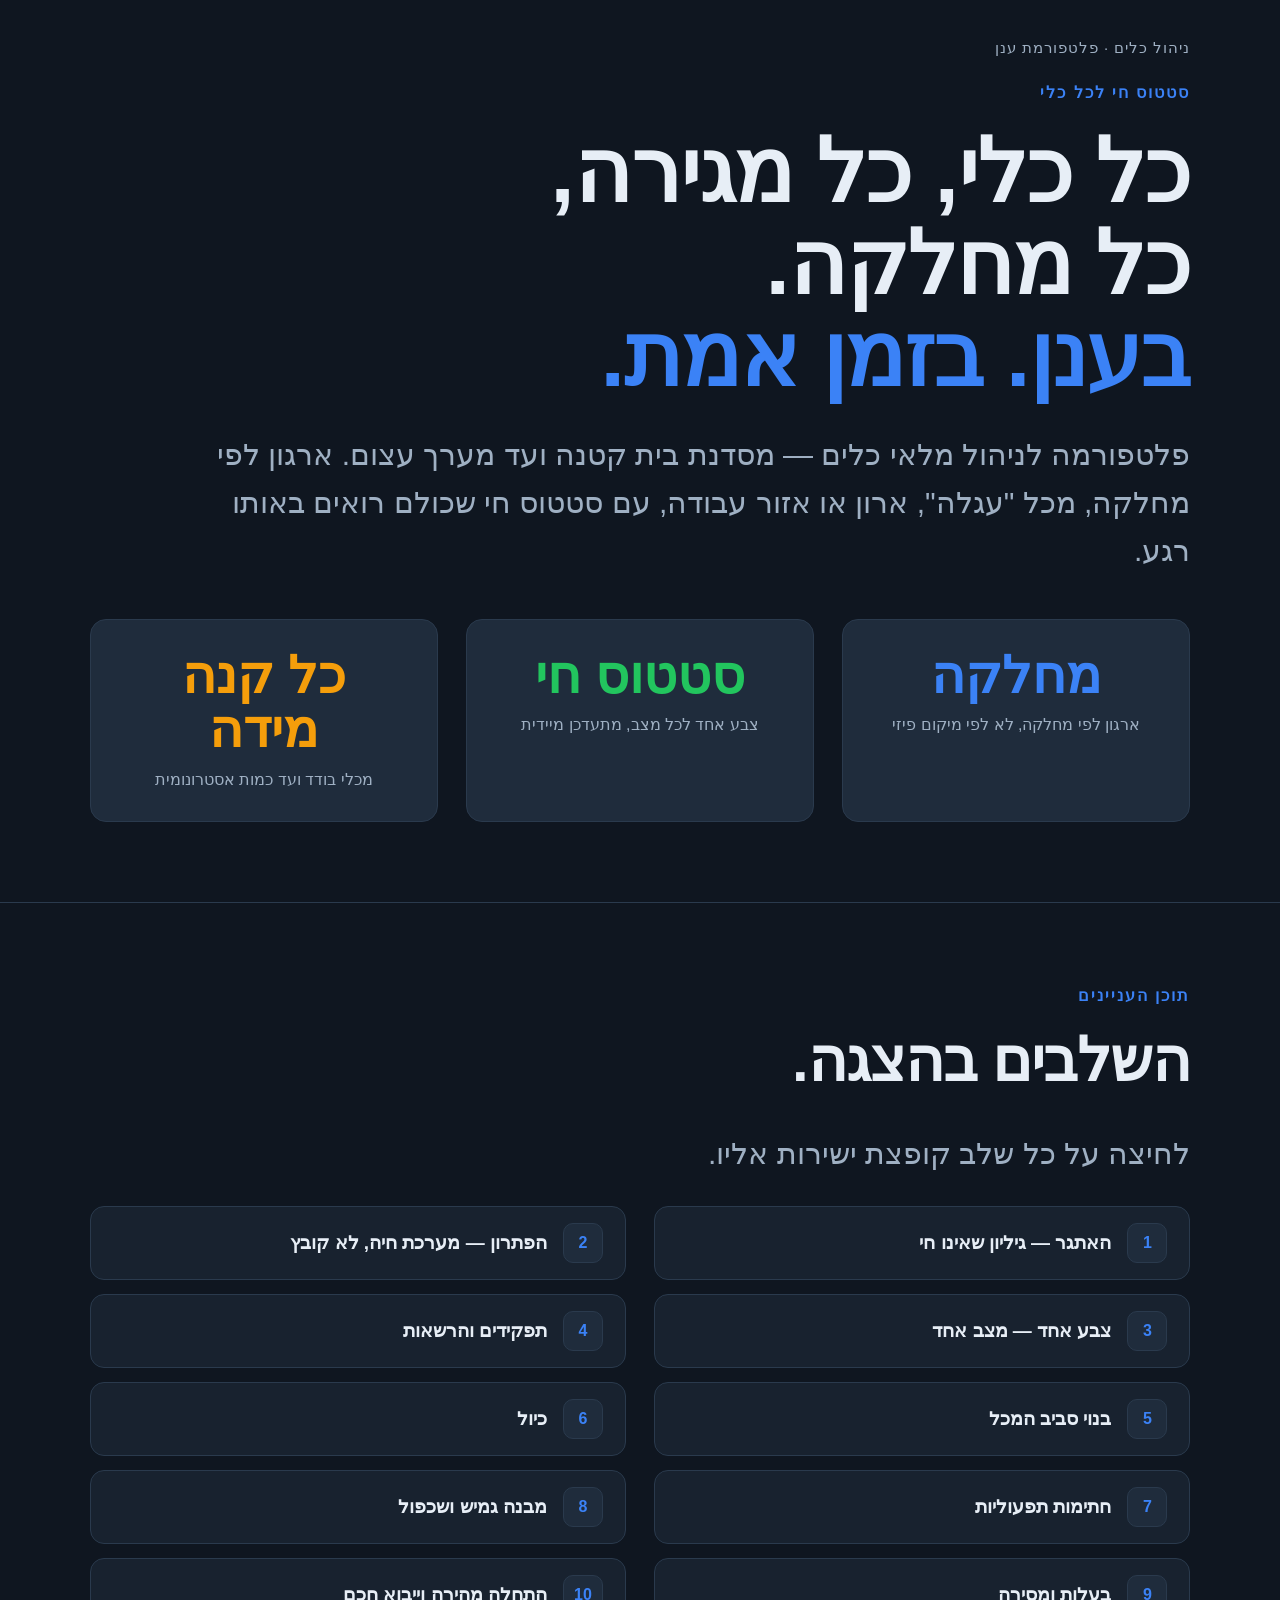
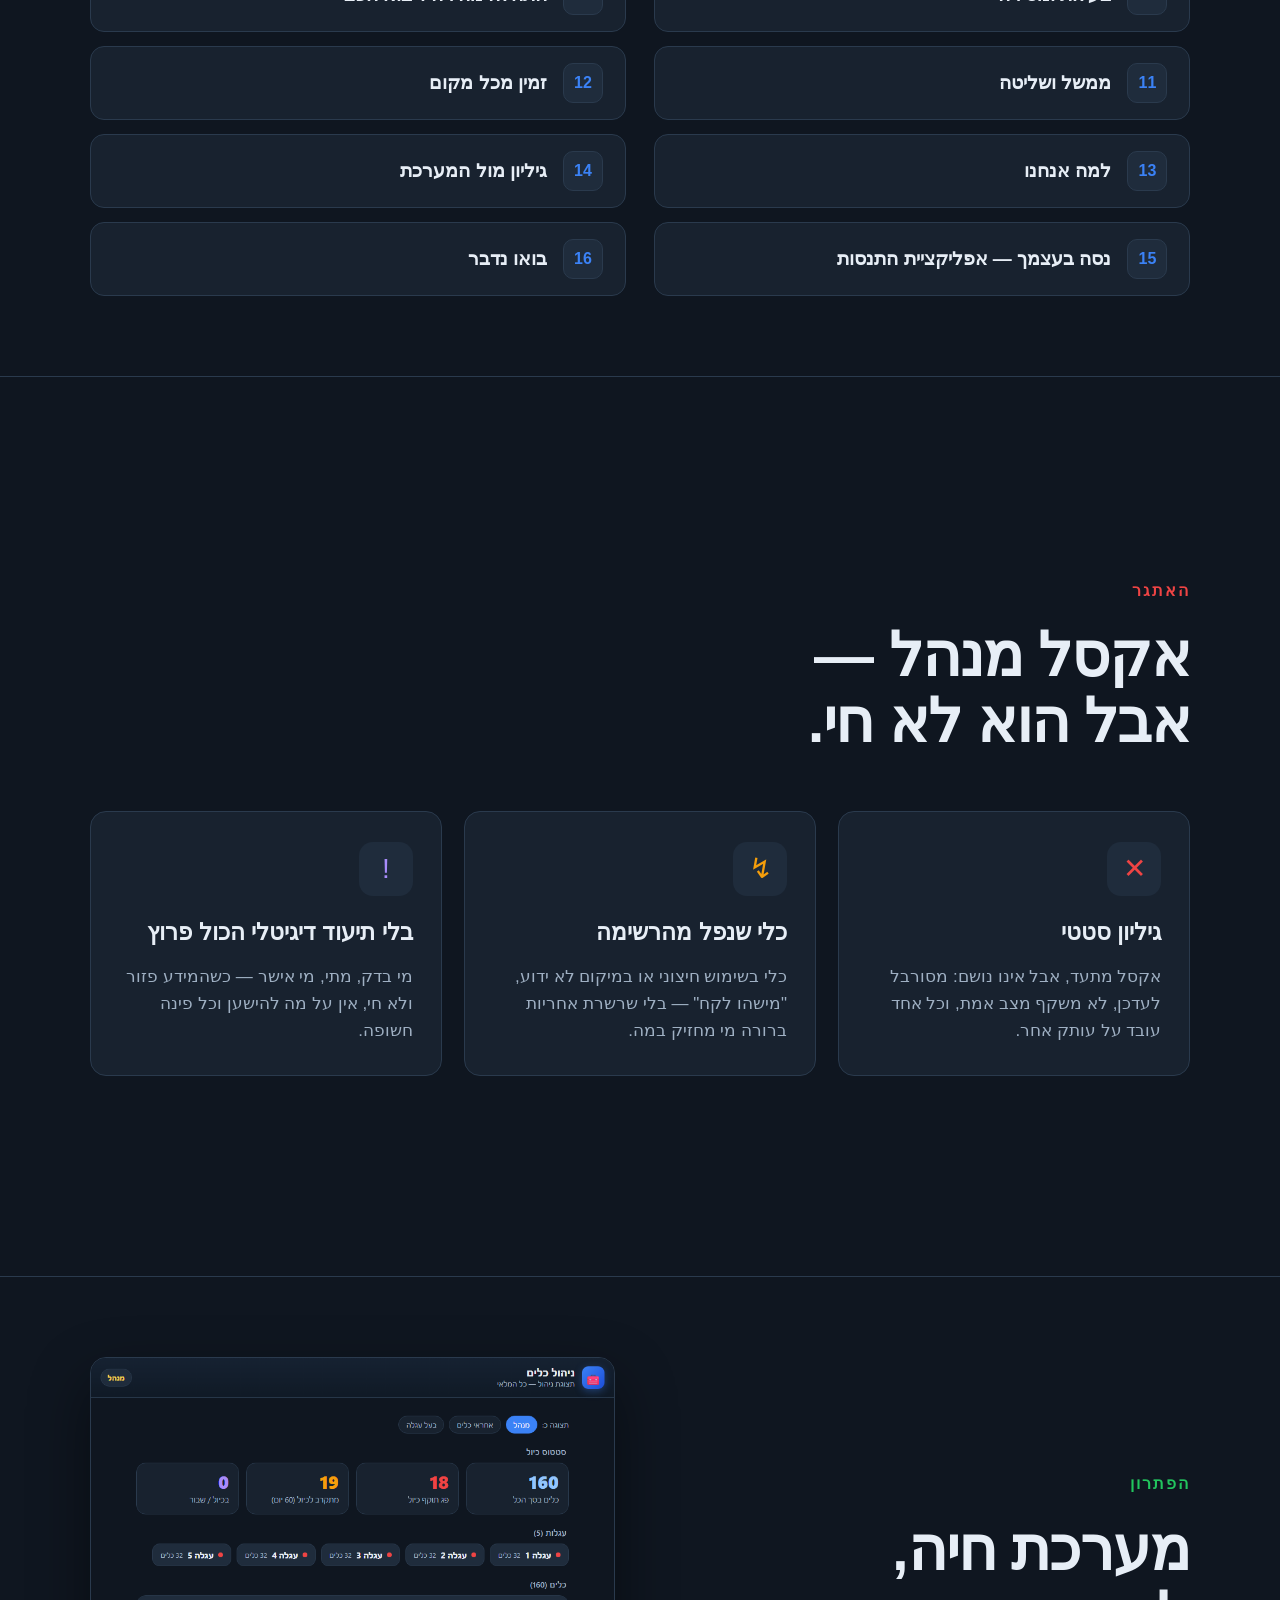
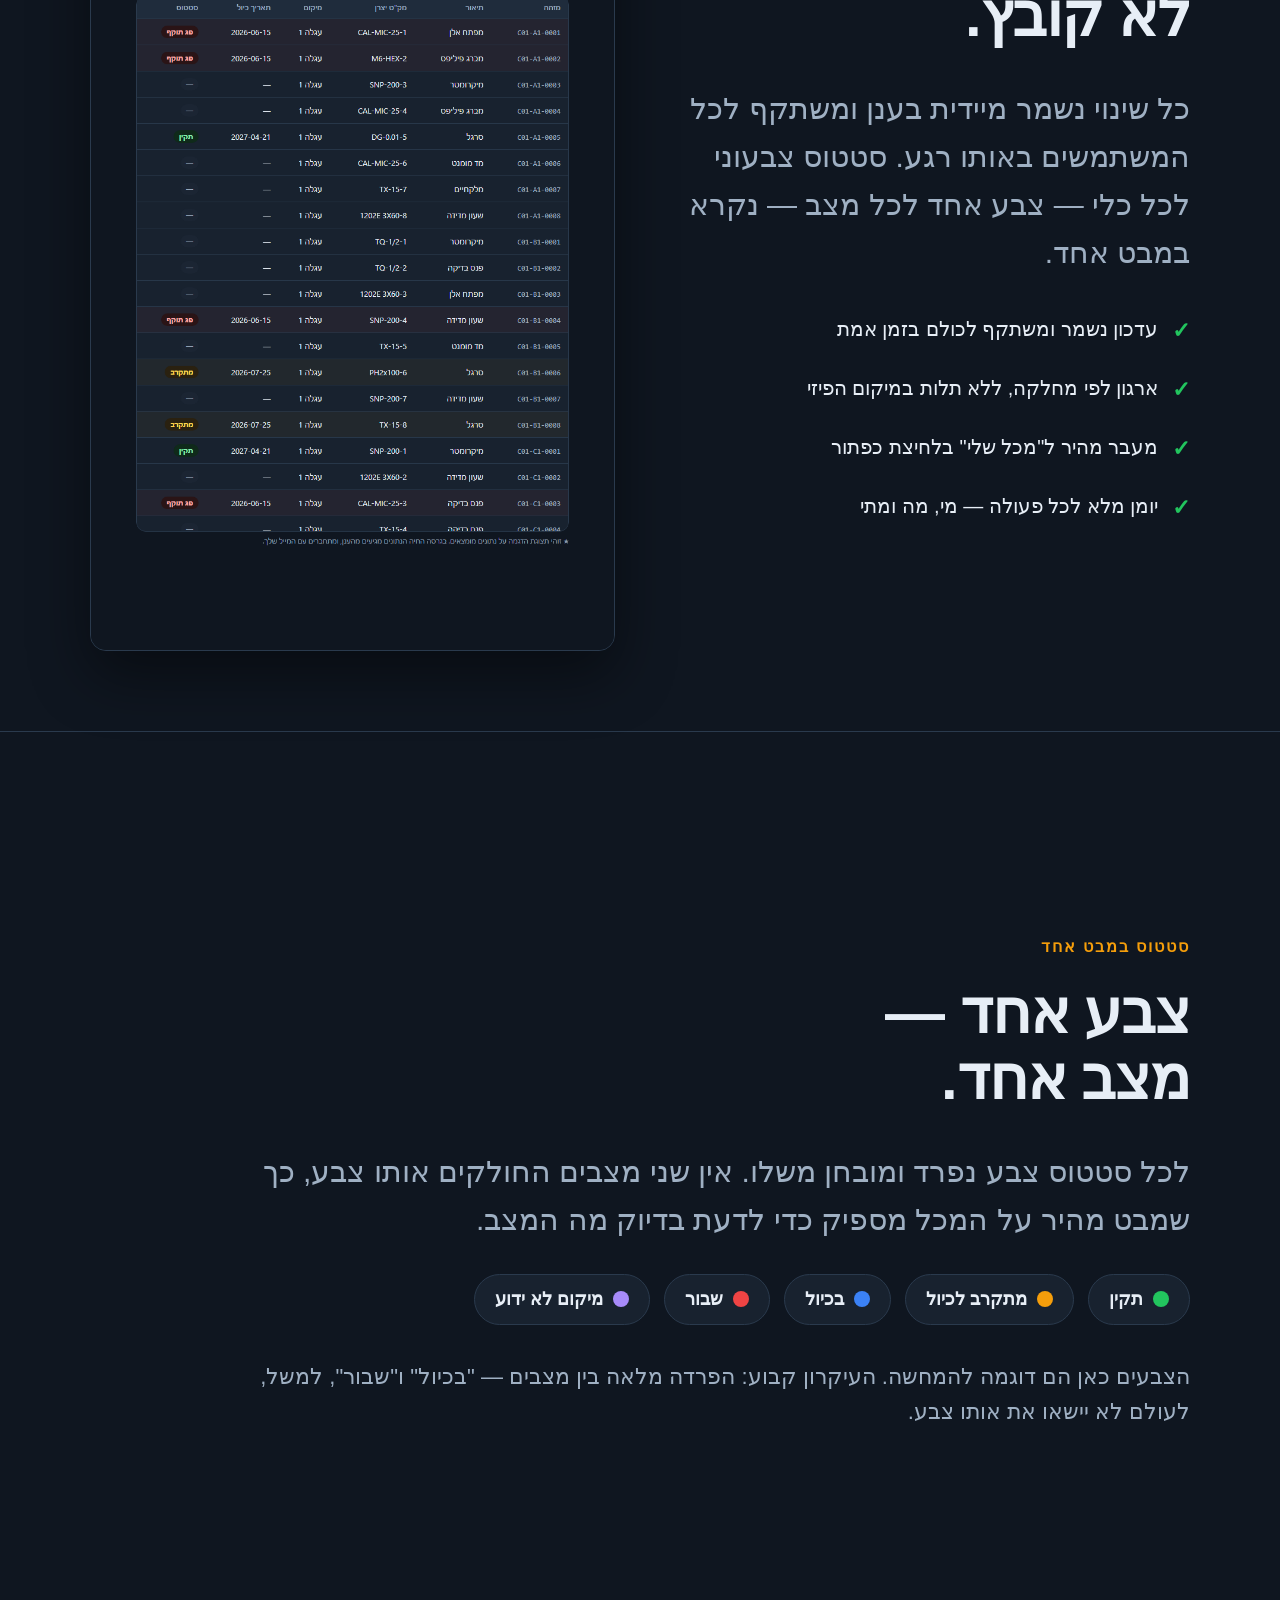
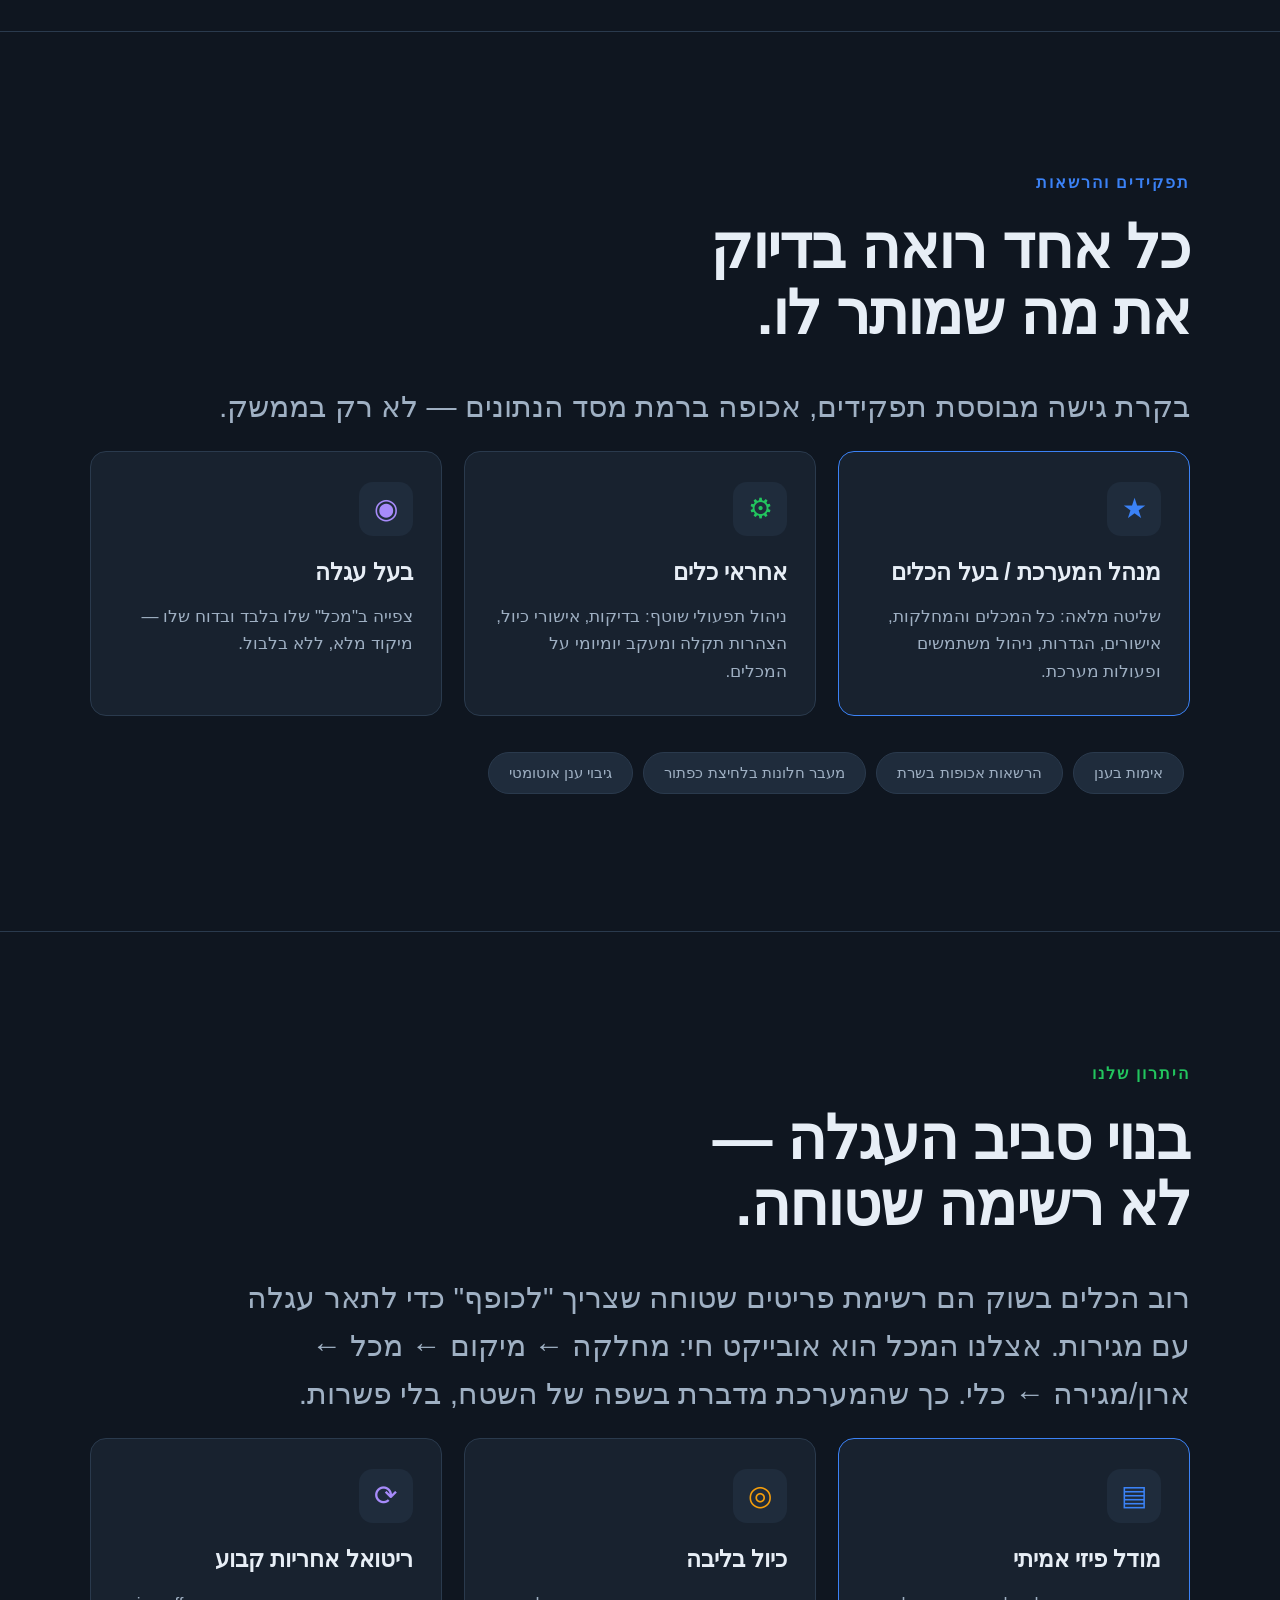
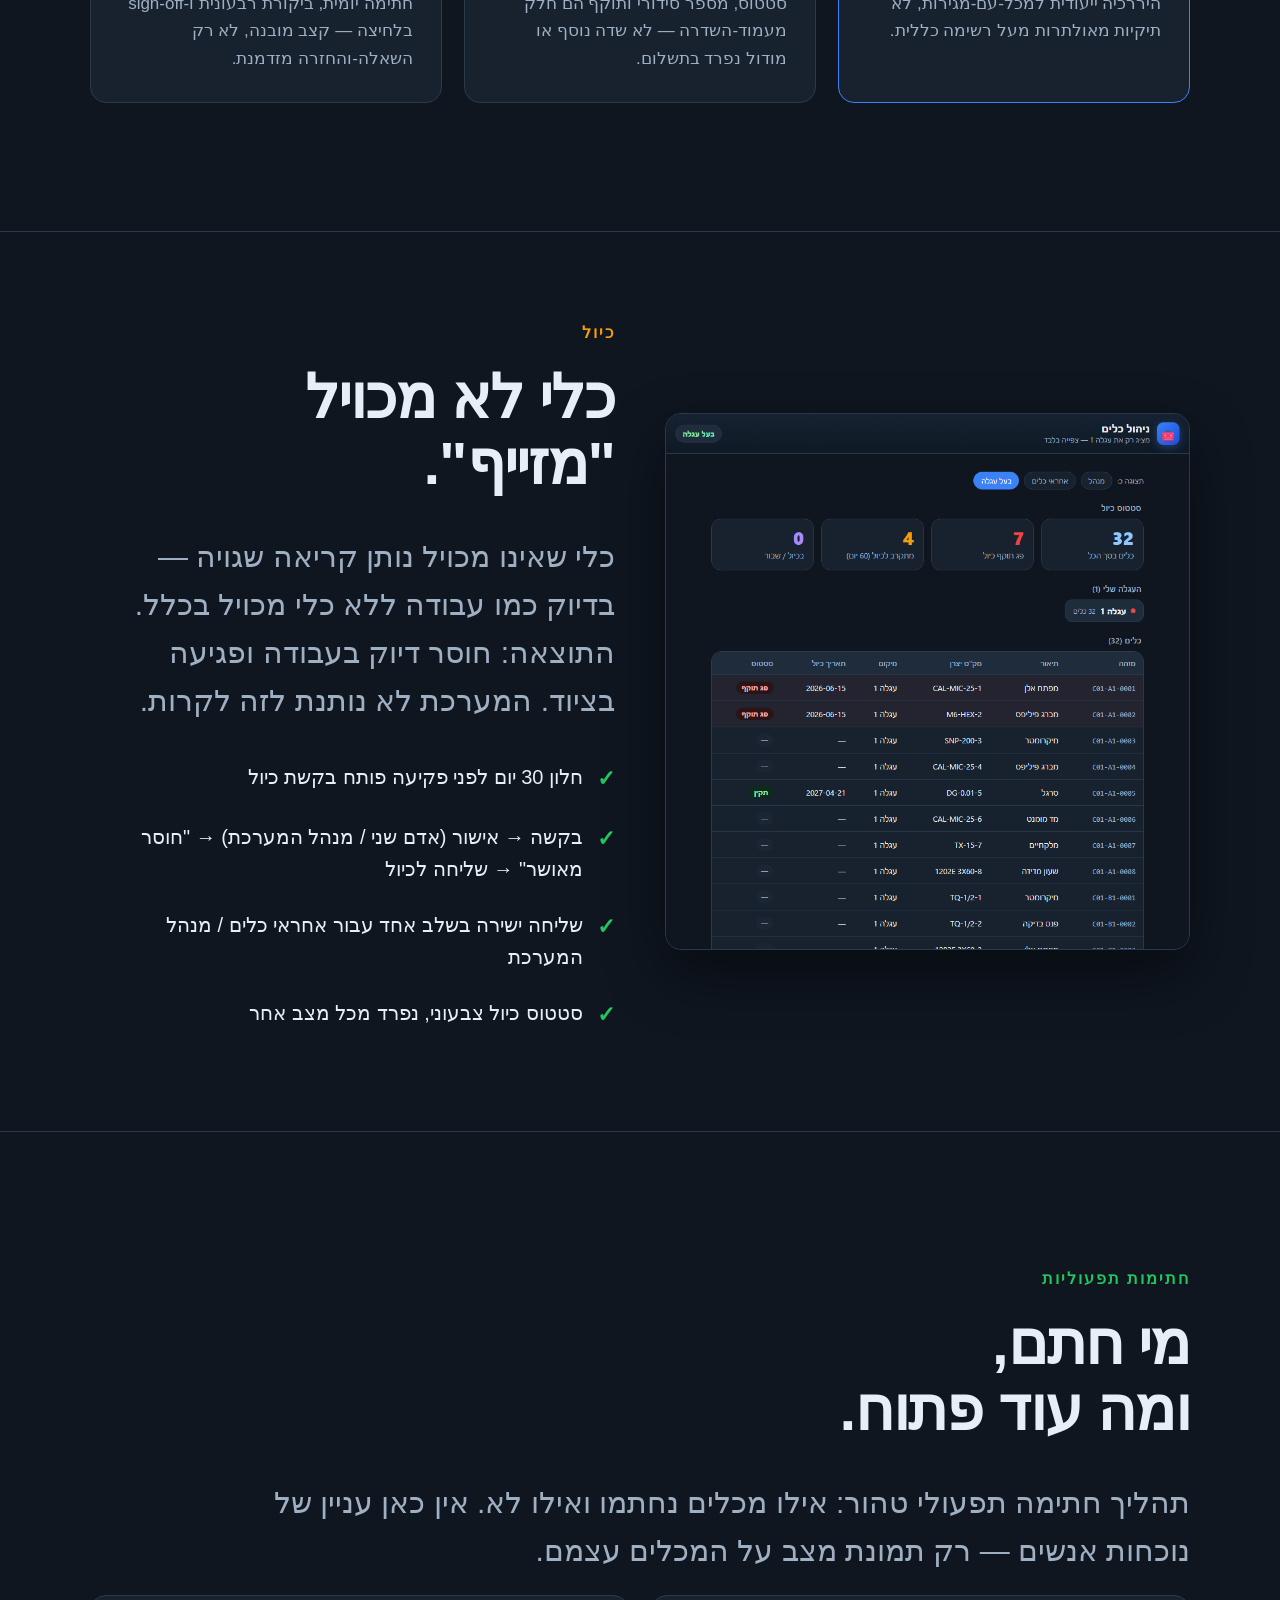
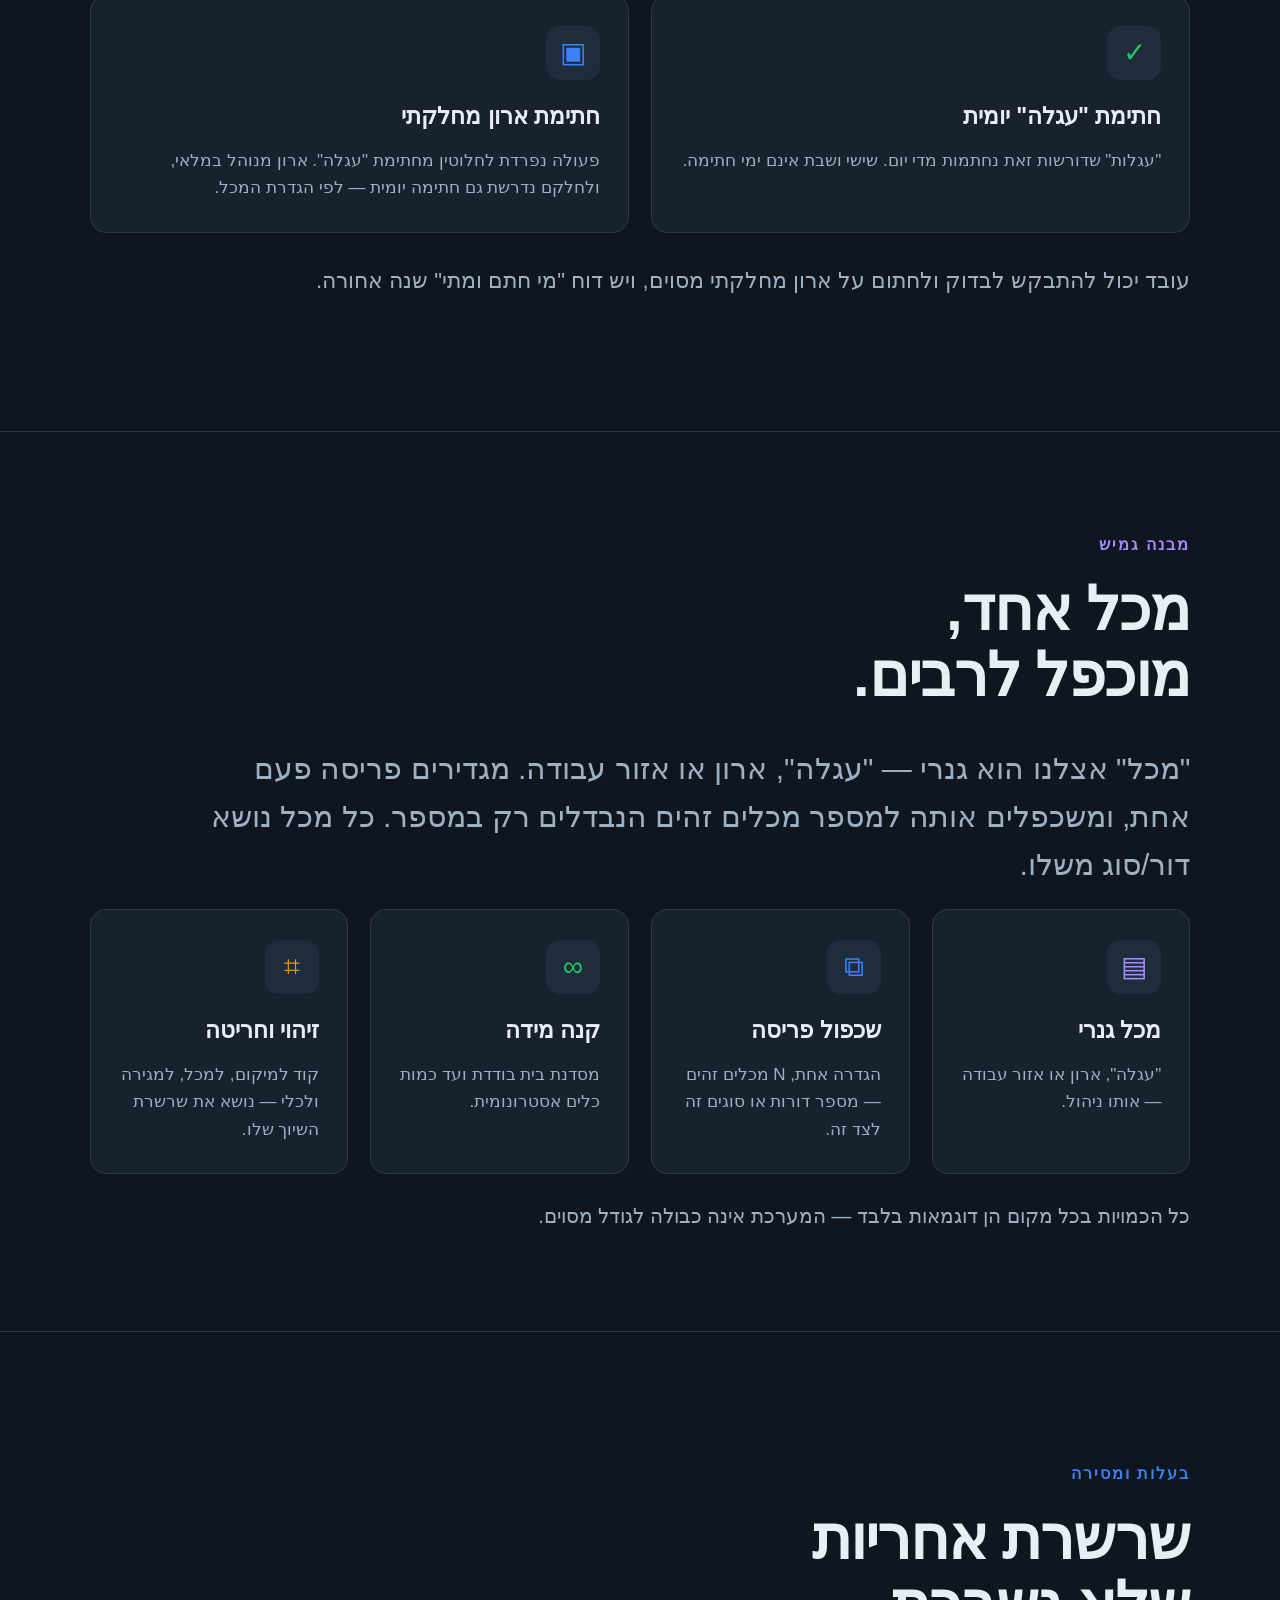
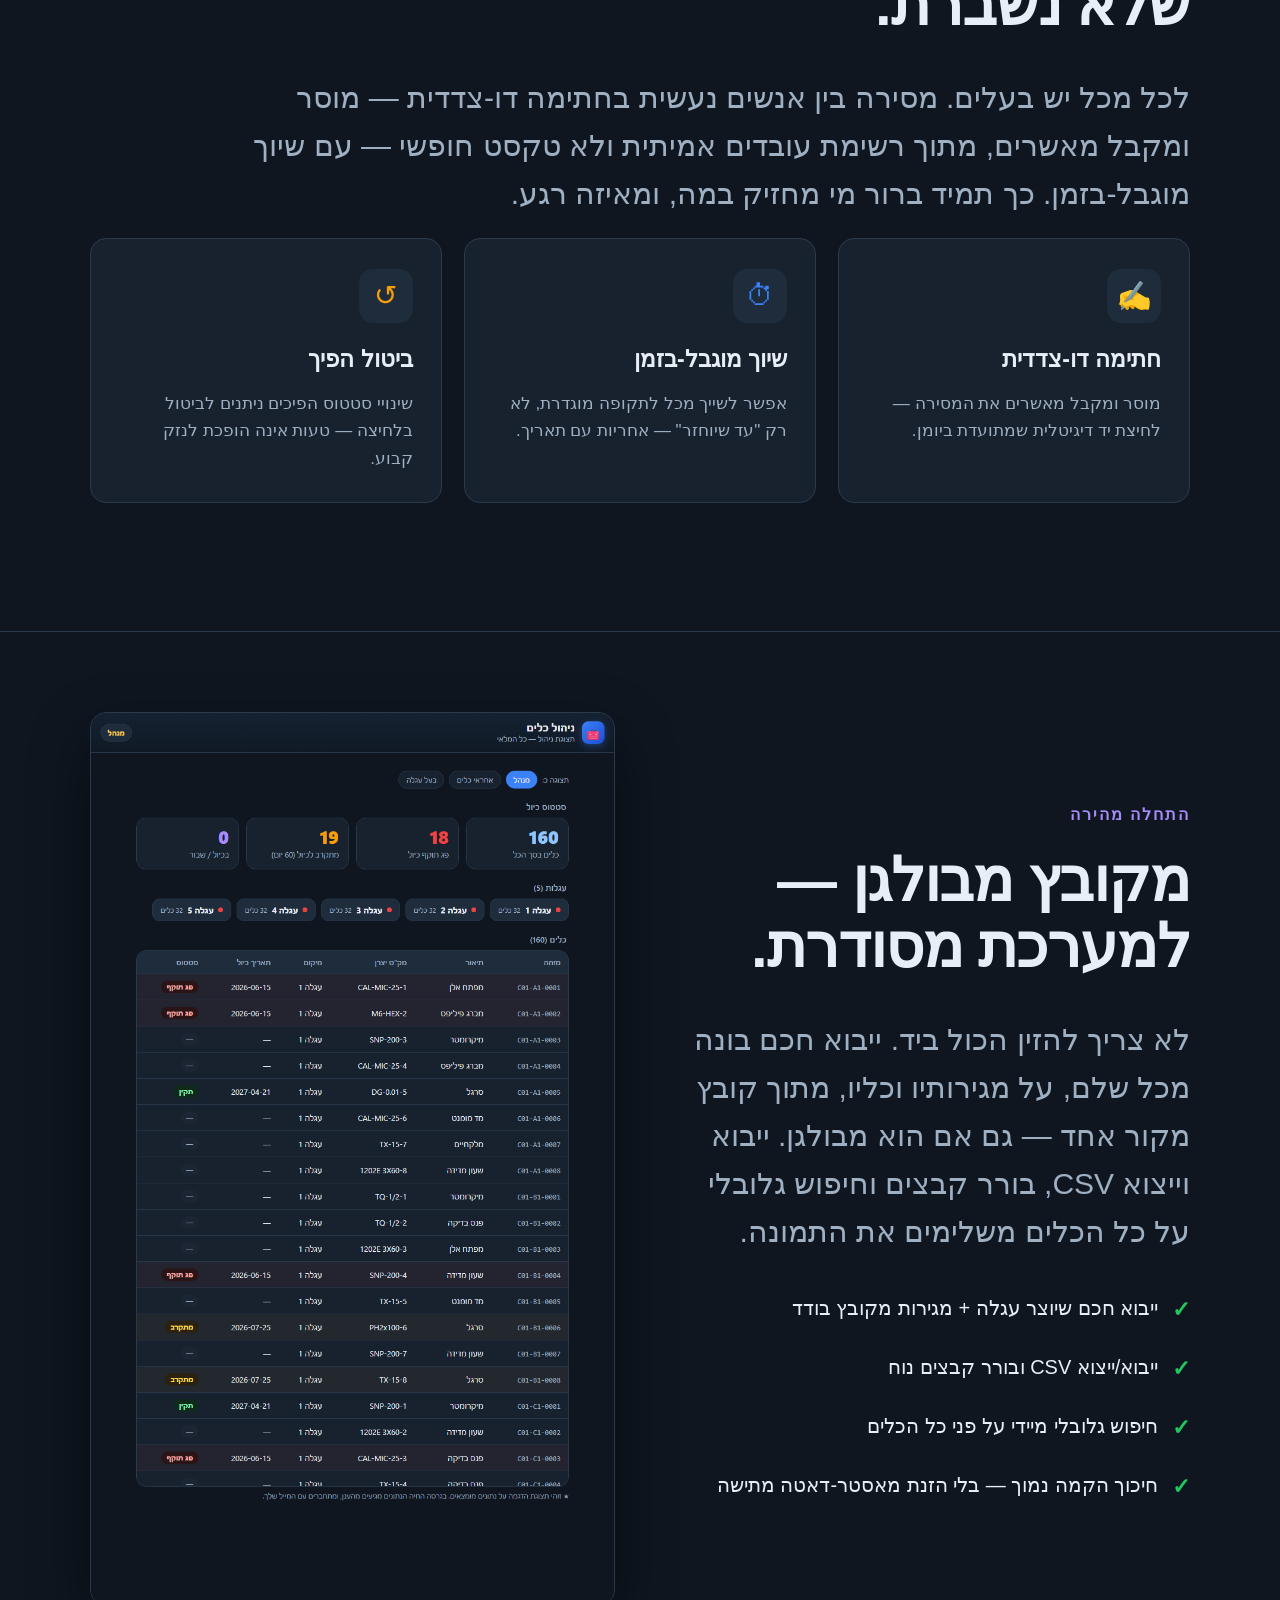
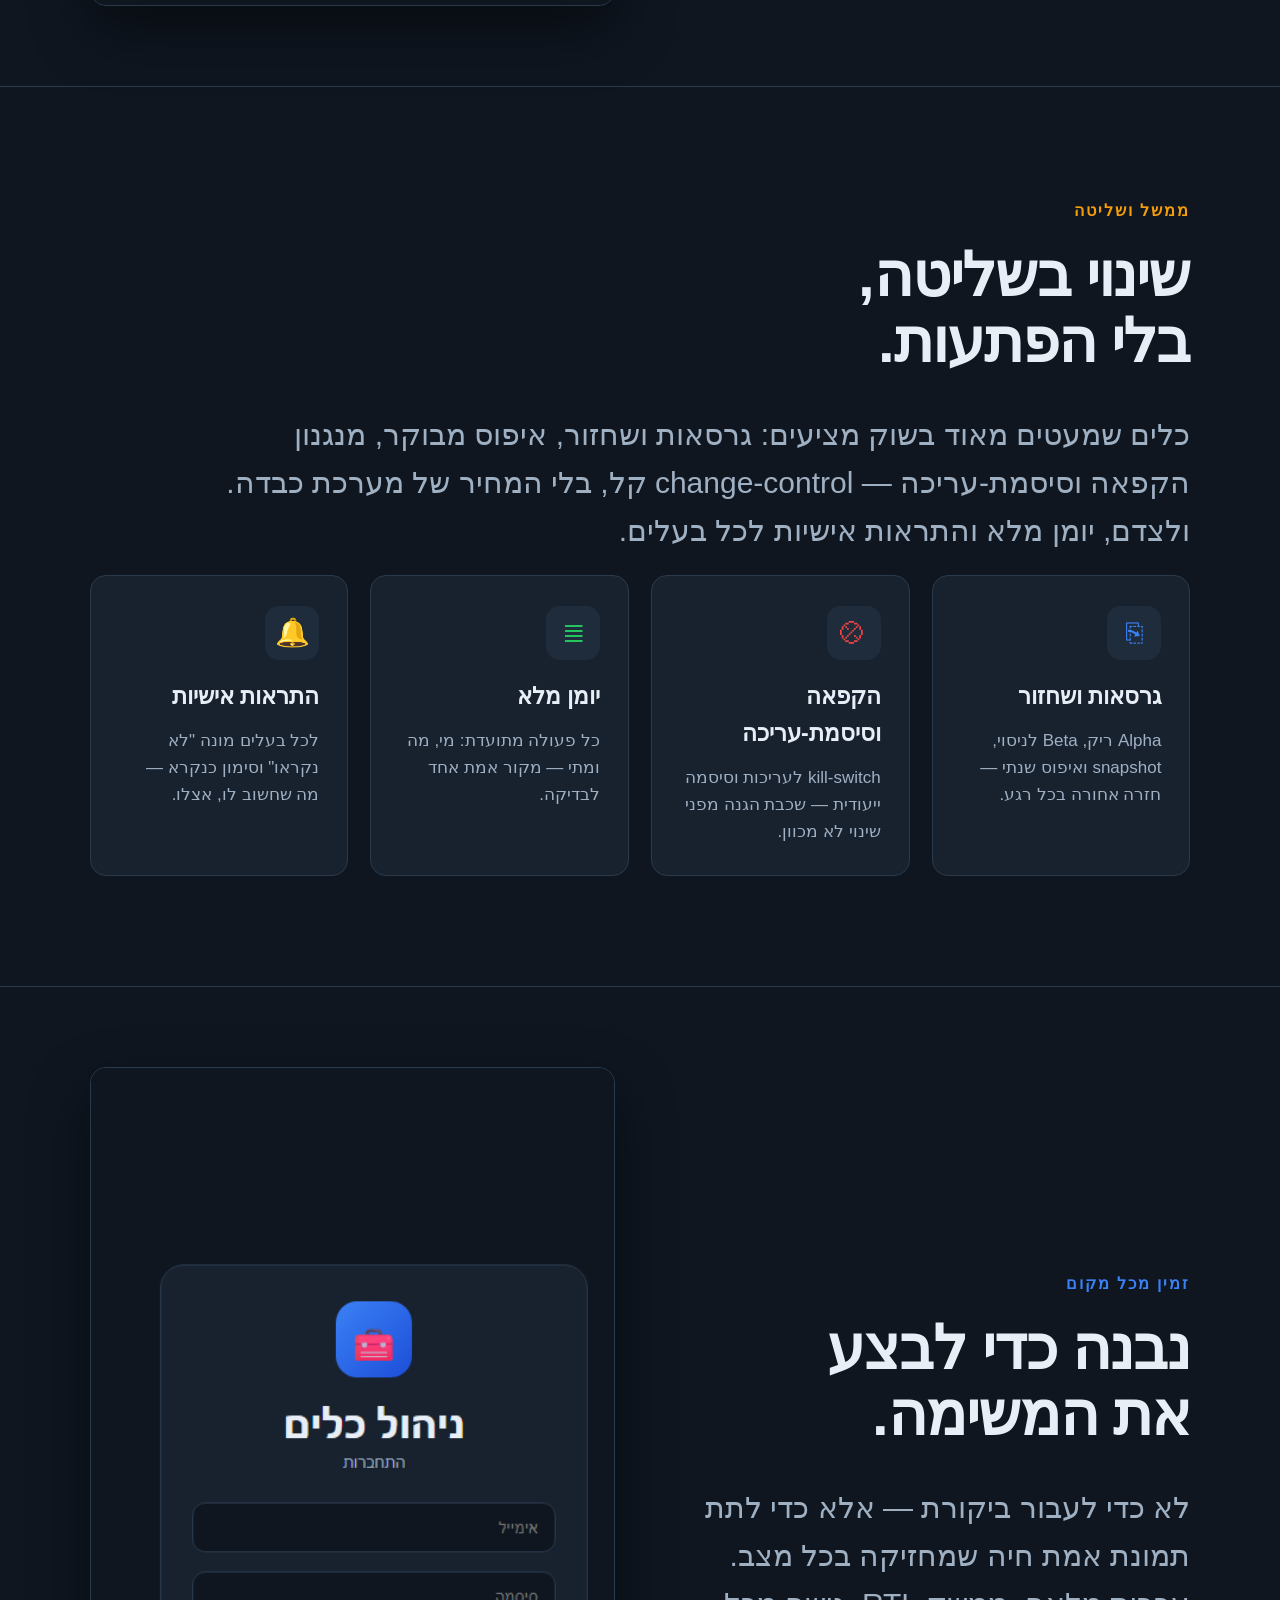
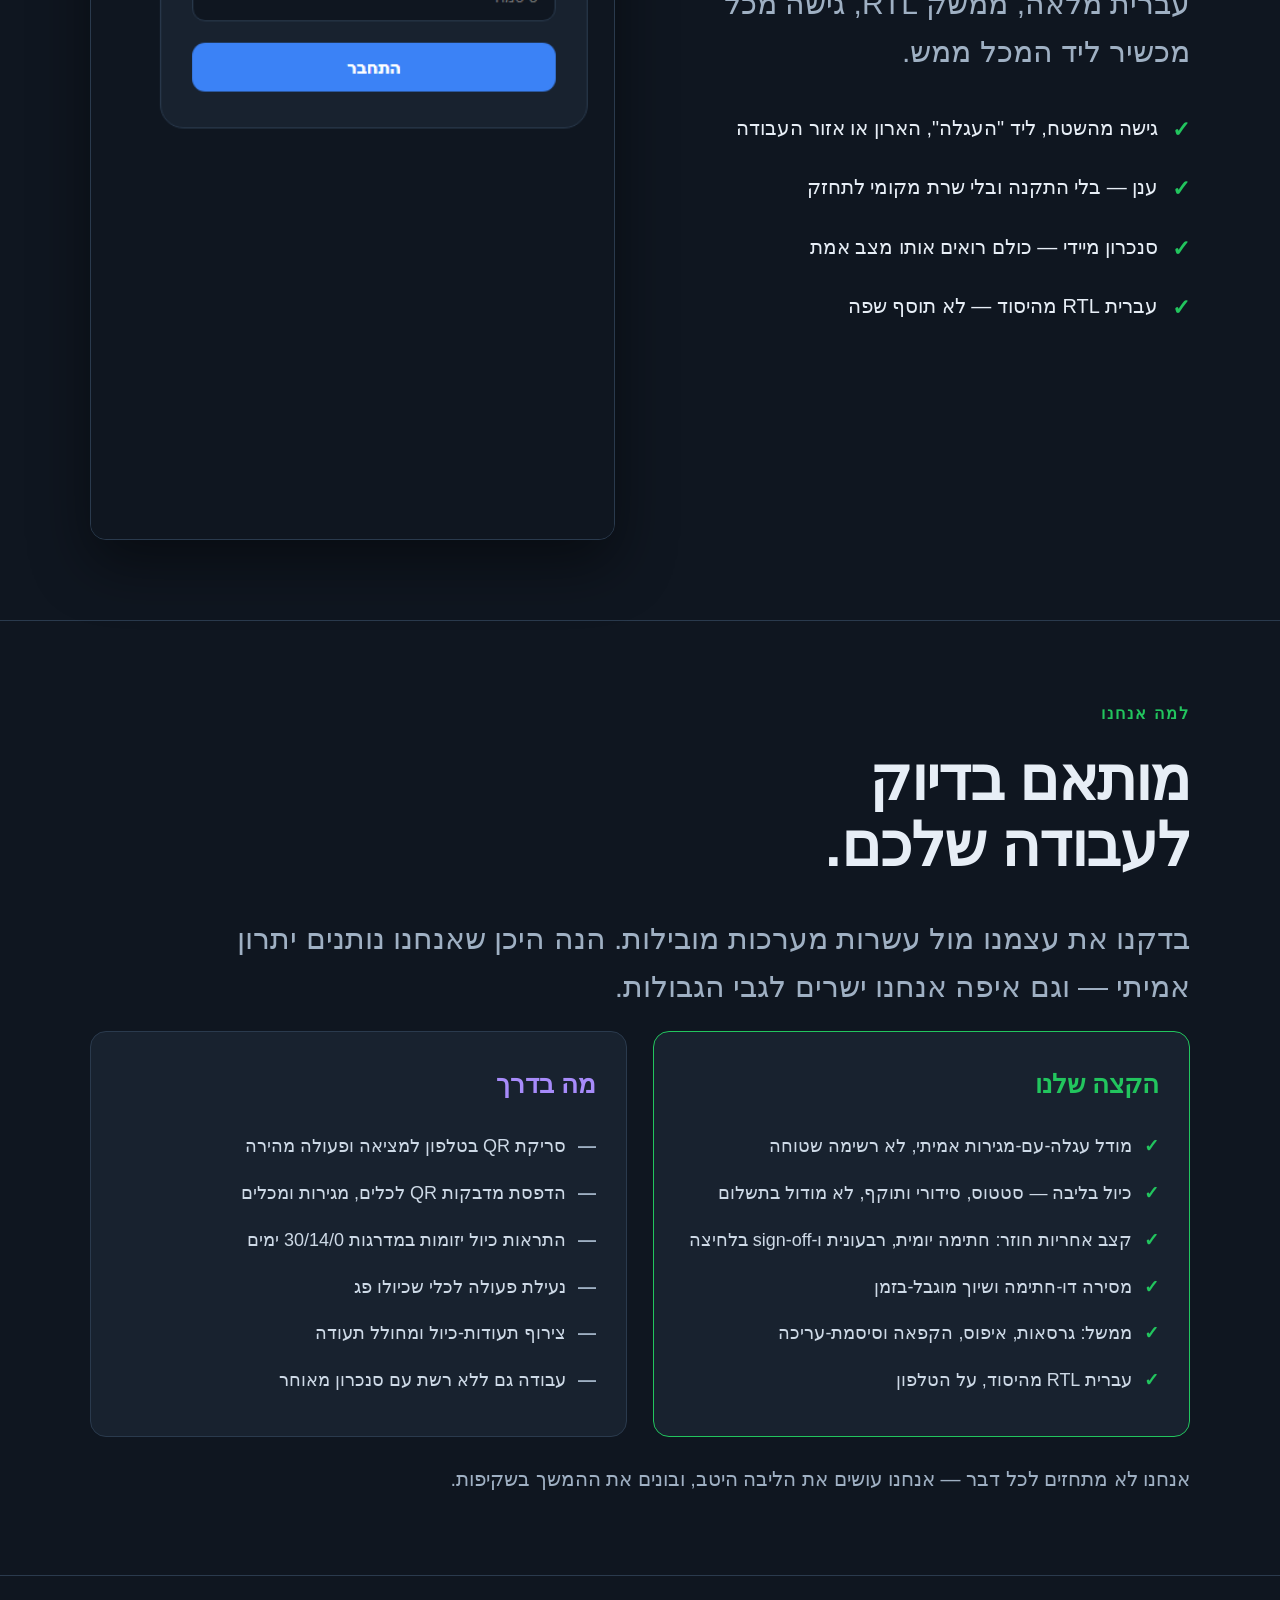
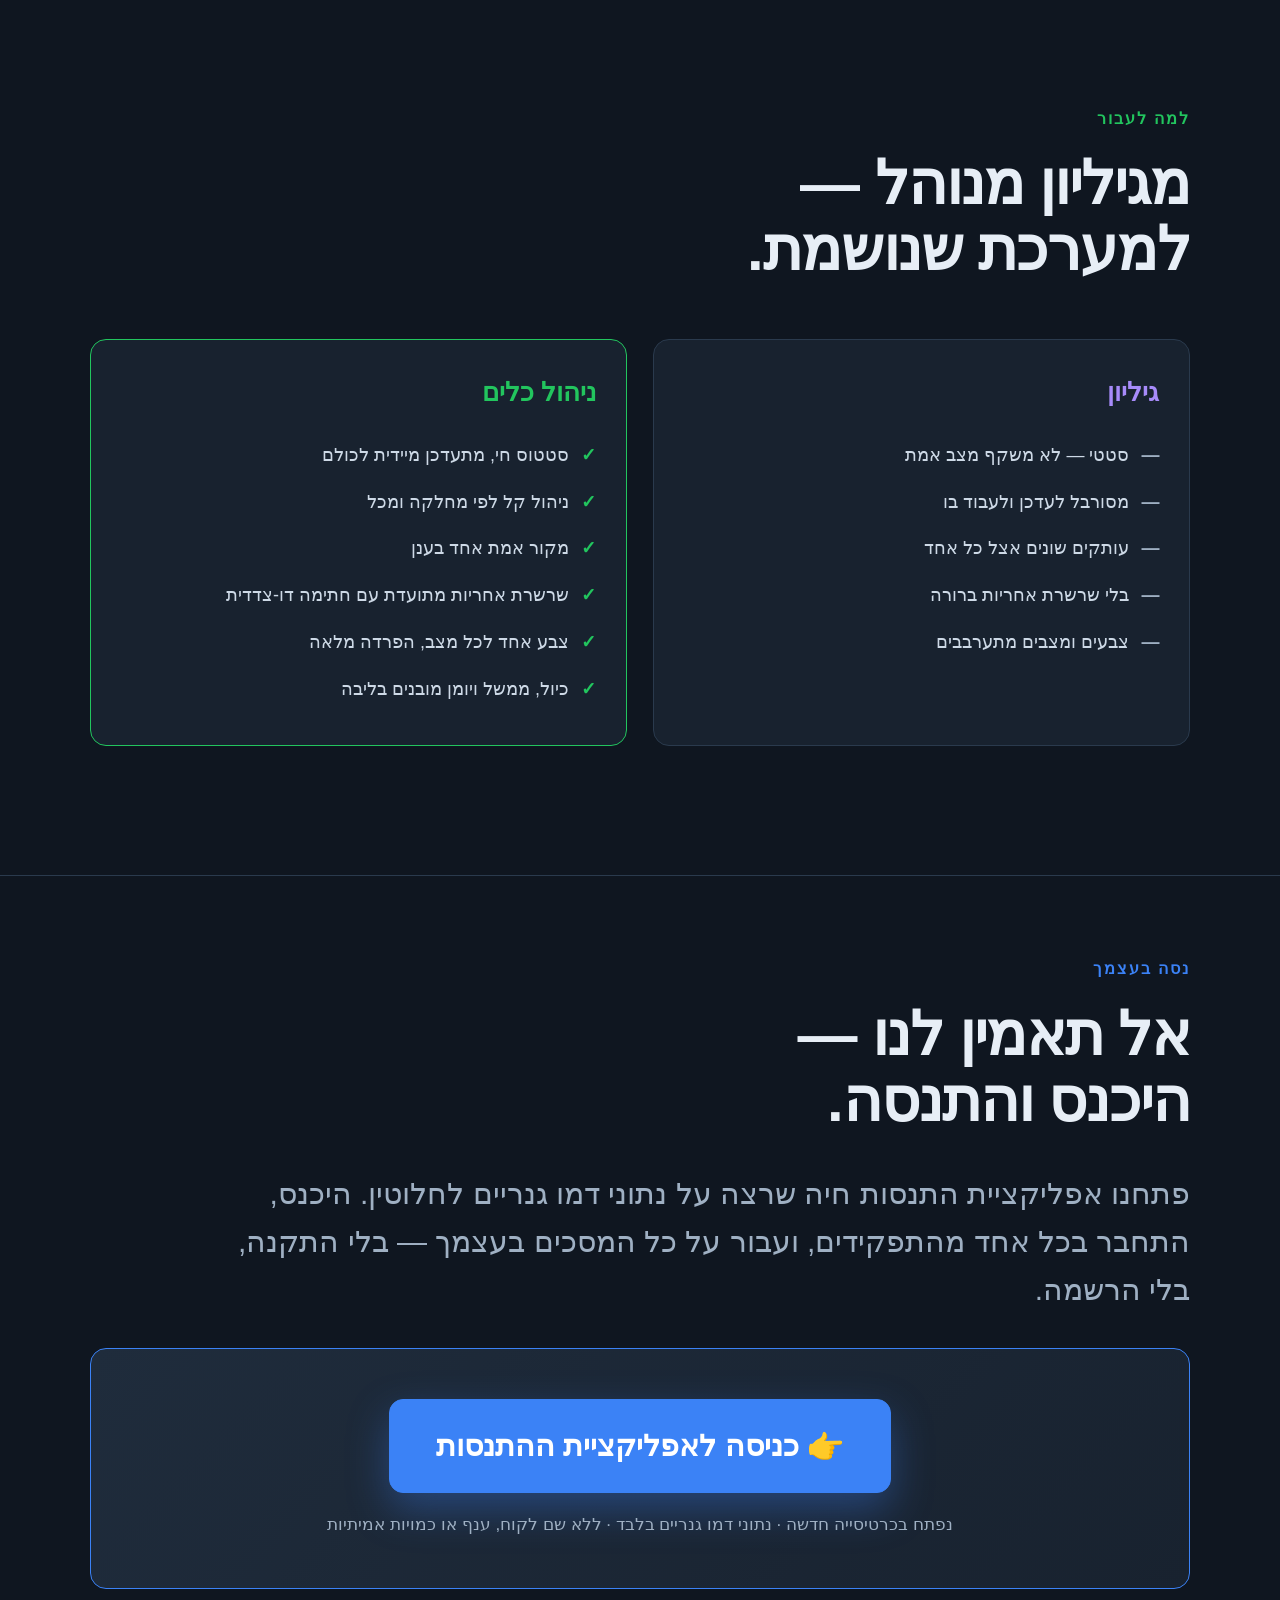
<file: presentations/marketing/index.html>
<!DOCTYPE html>
<html lang="he" dir="rtl">
<head>
<meta charset="utf-8">
<meta name="viewport" content="width=device-width, initial-scale=1">
<title>ניהול כלים — סטטוס חי לכל כלי</title>
<style>
  * { margin: 0; padding: 0; box-sizing: border-box; }
  html { scroll-behavior: smooth; }
  body {
    font-family: "Segoe UI", "Arial", "Helvetica Neue", sans-serif;
    background: #0f1620;
    color: #e7eef6;
    line-height: 1.6;
    -webkit-font-smoothing: antialiased;
  }
  .slide {
    width: 100%;
    min-height: 100vh;
    display: flex;
    flex-direction: column;
    justify-content: center;
    padding: 80px 7vw;
    border-bottom: 1px solid #2a3a4d;
    position: relative;
  }
  .kicker {
    color: #3b82f6;
    font-weight: 700;
    font-size: 16px;
    letter-spacing: 2px;
    text-transform: uppercase;
    margin-bottom: 20px;
  }
  h1 {
    font-size: clamp(40px, 7vw, 88px);
    font-weight: 800;
    line-height: 1.05;
    letter-spacing: -1px;
    margin-bottom: 28px;
  }
  h2 {
    font-size: clamp(32px, 5vw, 60px);
    font-weight: 800;
    line-height: 1.1;
    letter-spacing: -1px;
    margin-bottom: 36px;
  }
  .lead {
    font-size: clamp(20px, 2.6vw, 30px);
    color: #9fb0c3;
    max-width: 980px;
    font-weight: 400;
  }
  .grid {
    display: grid;
    gap: 22px;
    margin-top: 20px;
  }
  .grid-3 { grid-template-columns: repeat(3, 1fr); }
  .grid-2 { grid-template-columns: repeat(2, 1fr); }
  .grid-4 { grid-template-columns: repeat(4, 1fr); }
  .card {
    background: #18222f;
    border: 1px solid #2a3a4d;
    border-radius: 16px;
    padding: 30px 28px;
  }
  .card h3 {
    font-size: 23px;
    font-weight: 700;
    margin-bottom: 12px;
  }
  .card p {
    color: #9fb0c3;
    font-size: 17px;
  }
  .icon {
    width: 54px;
    height: 54px;
    border-radius: 14px;
    display: flex;
    align-items: center;
    justify-content: center;
    font-size: 28px;
    margin-bottom: 18px;
    background: #1f2c3c;
  }
  .blue { color: #3b82f6; }
  .green { color: #22c55e; }
  .red { color: #ef4444; }
  .amber { color: #f59e0b; }
  .purple { color: #a78bfa; }
  .b-blue { border-color: #3b82f6; }
  .stat-row {
    display: flex;
    flex-wrap: wrap;
    gap: 28px;
    margin-top: 44px;
  }
  .stat {
    background: #1f2c3c;
    border: 1px solid #2a3a4d;
    border-radius: 16px;
    padding: 28px 38px;
    flex: 1;
    min-width: 200px;
    text-align: center;
  }
  .stat .num {
    font-size: clamp(34px, 4.4vw, 52px);
    font-weight: 800;
    line-height: 1.05;
  }
  .stat .lbl {
    color: #9fb0c3;
    font-size: 16px;
    margin-top: 10px;
  }
  .shot {
    width: 100%;
    border-radius: 16px;
    border: 1px solid #2a3a4d;
    display: block;
    box-shadow: 0 24px 60px rgba(0,0,0,.45);
  }
  .split {
    display: grid;
    grid-template-columns: 1fr 1fr;
    gap: 50px;
    align-items: center;
  }
  ul.checks { list-style: none; margin-top: 24px; }
  ul.checks li {
    font-size: 20px;
    padding: 12px 0;
    color: #e7eef6;
    display: flex;
    gap: 14px;
    align-items: flex-start;
  }
  ul.checks li::before {
    content: "✓";
    color: #22c55e;
    font-weight: 800;
    font-size: 22px;
  }
  .pill {
    display: inline-block;
    background: #1f2c3c;
    border: 1px solid #2a3a4d;
    border-radius: 999px;
    padding: 8px 20px;
    font-size: 15px;
    color: #9fb0c3;
    margin: 6px 6px 0 0;
  }
  .status-row {
    display: flex;
    flex-wrap: wrap;
    gap: 14px;
    margin-top: 30px;
  }
  .chip {
    display: inline-flex;
    align-items: center;
    gap: 10px;
    background: #18222f;
    border: 1px solid #2a3a4d;
    border-radius: 999px;
    padding: 10px 20px;
    font-size: 18px;
    font-weight: 600;
  }
  .dot {
    width: 16px;
    height: 16px;
    border-radius: 50%;
    display: inline-block;
  }
  .cta-box {
    background: linear-gradient(135deg, #1f2c3c, #18222f);
    border: 1px solid #3b82f6;
    border-radius: 16px;
    padding: 50px;
    text-align: center;
    margin-top: 10px;
  }
  .badge {
    position: absolute;
    top: 36px;
    inset-inline-start: 7vw;
    font-size: 15px;
    color: #9fb0c3;
    letter-spacing: 1px;
  }
  .vs {
    display: grid;
    grid-template-columns: 1fr 1fr;
    gap: 26px;
    margin-top: 20px;
  }
  .vs .col {
    background: #18222f;
    border: 1px solid #2a3a4d;
    border-radius: 16px;
    padding: 32px 30px;
  }
  .vs .col.us { border-color: #22c55e; }
  .vs h3 { font-size: 26px; margin-bottom: 18px; }
  .vs ul { list-style: none; }
  .vs ul li {
    font-size: 18px;
    padding: 9px 0;
    color: #cdd9e6;
    display: flex;
    gap: 12px;
    align-items: flex-start;
  }
  .vs .old ul li::before { content: "—"; color: #9fb0c3; font-weight: 800; }
  .vs .us ul li::before { content: "✓"; color: #22c55e; font-weight: 800; }
  @media (max-width: 820px) {
    .grid-3, .grid-2, .grid-4 { grid-template-columns: 1fr; }
    .split, .vs { grid-template-columns: 1fr; }
  }
  /* ===== Table of contents (clickable stage index) ===== */
  .toc-list {
    list-style: none;
    margin-top: 28px;
    display: grid;
    grid-template-columns: repeat(2, 1fr);
    gap: 14px 28px;
  }
  .toc-list li a {
    display: flex;
    align-items: center;
    gap: 16px;
    background: #18222f;
    border: 1px solid #2a3a4d;
    border-radius: 14px;
    padding: 16px 22px;
    color: #e7eef6;
    text-decoration: none;
    font-size: 19px;
    font-weight: 600;
    transition: border-color .15s ease, background .15s ease;
  }
  .toc-list li a:hover { border-color: #3b82f6; background: #1f2c3c; }
  .toc-list li a .n {
    flex: 0 0 auto;
    width: 40px;
    height: 40px;
    border-radius: 10px;
    background: #1f2c3c;
    border: 1px solid #2a3a4d;
    display: flex;
    align-items: center;
    justify-content: center;
    font-size: 16px;
    font-weight: 800;
    color: #3b82f6;
  }
  @media (max-width: 820px) {
    .toc-list { grid-template-columns: 1fr; }
  }
  /* ===== Print / Save-as-PDF ===== */
  @media print {
    @page { size: A4 landscape; margin: 12mm; }
    html { scroll-behavior: auto; }
    body {
      background: #ffffff;
      color: #14202c;
      line-height: 1.45;
    }
    .slide {
      min-height: auto;
      height: auto;
      padding: 8mm 6mm;
      border-bottom: none;
      break-after: page;
      page-break-after: always;
      break-inside: avoid;
      page-break-inside: avoid;
      justify-content: flex-start;
    }
    .slide:last-of-type { break-after: auto; page-break-after: auto; }
    h1, h2, h3 { color: #14202c; }
    .lead, .card p, .stat .lbl, .pill { color: #3a4a5c; }
    .kicker { color: #1d4ed8; }
    .badge { color: #5a6b7d; }
    .card, .stat, .vs .col, .chip, .pill, .toc-list li a, .icon, .toc-list li a .n {
      background: #f4f7fb;
      border-color: #c7d3e0;
      box-shadow: none;
    }
    .cta-box {
      background: #f4f7fb;
      border-color: #1d4ed8;
    }
    .shot {
      box-shadow: none;
      border-color: #c7d3e0;
      max-height: 150mm;
      width: auto;
      max-width: 100%;
    }
    ul.checks li, .vs ul li { color: #14202c; }
    .blue { color: #1d4ed8; }
    .green { color: #15803d; }
    .red { color: #b91c1c; }
    .amber { color: #b45309; }
    .purple { color: #6d28d9; }
    a { color: inherit; text-decoration: none; }
  }
</style>
</head>
<body>

<!-- Slide 1 — Title -->
<section class="slide" id="stage-1">
  <div class="badge">ניהול כלים · פלטפורמת ענן</div>
  <div class="kicker">סטטוס חי לכל כלי</div>
  <h1>כל כלי, כל מגירה,<br>כל מחלקה.<br><span class="blue">בענן. בזמן אמת.</span></h1>
  <p class="lead">פלטפורמה לניהול מלאי כלים — מסדנת בית קטנה ועד מערך עצום. ארגון לפי מחלקה, מכל "עגלה", ארון או אזור עבודה, עם סטטוס חי שכולם רואים באותו רגע.</p>
  <div class="stat-row">
    <div class="stat"><div class="num blue">מחלקה</div><div class="lbl">ארגון לפי מחלקה, לא לפי מיקום פיזי</div></div>
    <div class="stat"><div class="num green">סטטוס חי</div><div class="lbl">צבע אחד לכל מצב, מתעדכן מיידית</div></div>
    <div class="stat"><div class="num amber">כל קנה מידה</div><div class="lbl">מכלי בודד ועד כמות אסטרונומית</div></div>
  </div>
</section>

<!-- Slide 1b — Table of contents (clickable stage index) -->
<section class="slide" id="stage-toc">
  <div class="kicker blue">תוכן העניינים</div>
  <h2>השלבים בהצגה.</h2>
  <p class="lead">לחיצה על כל שלב קופצת ישירות אליו.</p>
  <ul class="toc-list">
    <li><a href="#stage-2"><span class="n">1</span>האתגר — גיליון שאינו חי</a></li>
    <li><a href="#stage-3"><span class="n">2</span>הפתרון — מערכת חיה, לא קובץ</a></li>
    <li><a href="#stage-4"><span class="n">3</span>צבע אחד — מצב אחד</a></li>
    <li><a href="#stage-5"><span class="n">4</span>תפקידים והרשאות</a></li>
    <li><a href="#stage-6"><span class="n">5</span>בנוי סביב המכל</a></li>
    <li><a href="#stage-7"><span class="n">6</span>כיול</a></li>
    <li><a href="#stage-8"><span class="n">7</span>חתימות תפעוליות</a></li>
    <li><a href="#stage-9"><span class="n">8</span>מבנה גמיש ושכפול</a></li>
    <li><a href="#stage-10"><span class="n">9</span>בעלות ומסירה</a></li>
    <li><a href="#stage-11"><span class="n">10</span>התחלה מהירה וייבוא חכם</a></li>
    <li><a href="#stage-12"><span class="n">11</span>ממשל ושליטה</a></li>
    <li><a href="#stage-13"><span class="n">12</span>זמין מכל מקום</a></li>
    <li><a href="#stage-14"><span class="n">13</span>למה אנחנו</a></li>
    <li><a href="#stage-15"><span class="n">14</span>גיליון מול המערכת</a></li>
    <li><a href="#stage-tryit"><span class="n">15</span>נסה בעצמך — אפליקציית התנסות</a></li>
    <li><a href="#stage-16"><span class="n">16</span>בואו נדבר</a></li>
  </ul>
</section>

<!-- Slide 2 — The Problem -->
<section class="slide" id="stage-2">
  <div class="kicker red">האתגר</div>
  <h2>אקסל מנהל —<br>אבל הוא לא חי.</h2>
  <div class="grid grid-3">
    <div class="card">
      <div class="icon red">✕</div>
      <h3>גיליון סטטי</h3>
      <p>אקסל מתעד, אבל אינו נושם: מסורבל לעדכן, לא משקף מצב אמת, וכל אחד עובד על עותק אחר.</p>
    </div>
    <div class="card">
      <div class="icon amber">↯</div>
      <h3>כלי שנפל מהרשימה</h3>
      <p>כלי בשימוש חיצוני או במיקום לא ידוע, "מישהו לקח" — בלי שרשרת אחריות ברורה מי מחזיק במה.</p>
    </div>
    <div class="card">
      <div class="icon purple">!</div>
      <h3>בלי תיעוד דיגיטלי הכול פרוץ</h3>
      <p>מי בדק, מתי, מי אישר — כשהמידע פזור ולא חי, אין על מה להישען וכל פינה חשופה.</p>
    </div>
  </div>
</section>

<!-- Slide 3 — The Solution / Live -->
<section class="slide" id="stage-3">
  <div class="split">
    <div>
      <div class="kicker green">הפתרון</div>
      <h2>מערכת חיה,<br>לא קובץ.</h2>
      <p class="lead">כל שינוי נשמר מיידית בענן ומשתקף לכל המשתמשים באותו רגע. סטטוס צבעוני לכל כלי — צבע אחד לכל מצב — נקרא במבט אחד.</p>
      <ul class="checks">
        <li>עדכון נשמר ומשתקף לכולם בזמן אמת</li>
        <li>ארגון לפי מחלקה, ללא תלות במיקום הפיזי</li>
        <li>מעבר מהיר ל"מכל שלי" בלחיצת כפתור</li>
        <li>יומן מלא לכל פעולה — מי, מה ומתי</li>
      </ul>
    </div>
    <div>
      <img class="shot" src="[data-uri]" alt="תצוגת ניהול">
    </div>
  </div>
</section>

<!-- Slide 4 — One colour per status -->
<section class="slide" id="stage-4">
  <div class="kicker amber">סטטוס במבט אחד</div>
  <h2>צבע אחד —<br>מצב אחד.</h2>
  <p class="lead">לכל סטטוס צבע נפרד ומובחן משלו. אין שני מצבים החולקים אותו צבע, כך שמבט מהיר על המכל מספיק כדי לדעת בדיוק מה המצב.</p>
  <div class="status-row">
    <span class="chip"><span class="dot" style="background:#22c55e"></span>תקין</span>
    <span class="chip"><span class="dot" style="background:#f59e0b"></span>מתקרב לכיול</span>
    <span class="chip"><span class="dot" style="background:#3b82f6"></span>בכיול</span>
    <span class="chip"><span class="dot" style="background:#ef4444"></span>שבור</span>
    <span class="chip"><span class="dot" style="background:#a78bfa"></span>מיקום לא ידוע</span>
  </div>
  <p class="lead" style="margin-top:34px;font-size:clamp(17px,2vw,22px)">הצבעים כאן הם דוגמה להמחשה. העיקרון קבוע: הפרדה מלאה בין מצבים — "בכיול" ו"שבור", למשל, לעולם לא יישאו את אותו צבע.</p>
</section>

<!-- Slide 5 — Roles -->
<section class="slide" id="stage-5">
  <div class="kicker blue">תפקידים והרשאות</div>
  <h2>כל אחד רואה בדיוק<br>את מה שמותר לו.</h2>
  <p class="lead">בקרת גישה מבוססת תפקידים, אכופה ברמת מסד הנתונים — לא רק בממשק.</p>
  <div class="grid grid-3">
    <div class="card b-blue">
      <div class="icon blue">★</div>
      <h3>מנהל המערכת / בעל הכלים</h3>
      <p>שליטה מלאה: כל המכלים והמחלקות, אישורים, הגדרות, ניהול משתמשים ופעולות מערכת.</p>
    </div>
    <div class="card">
      <div class="icon green">⚙</div>
      <h3>אחראי כלים</h3>
      <p>ניהול תפעולי שוטף: בדיקות, אישורי כיול, הצהרות תקלה ומעקב יומיומי על המכלים.</p>
    </div>
    <div class="card">
      <div class="icon purple">◉</div>
      <h3>בעל עגלה</h3>
      <p>צפייה ב"מכל" שלו בלבד ובדוח שלו — מיקוד מלא, ללא בלבול.</p>
    </div>
  </div>
  <div style="margin-top:30px">
    <span class="pill">אימות בענן</span>
    <span class="pill">הרשאות אכופות בשרת</span>
    <span class="pill">מעבר חלונות בלחיצת כפתור</span>
    <span class="pill">גיבוי ענן אוטומטי</span>
  </div>
</section>

<!-- Slide 5b — Built around the cart, not a flat list -->
<section class="slide" id="stage-6">
  <div class="kicker green">היתרון שלנו</div>
  <h2>בנוי סביב העגלה —<br>לא רשימה שטוחה.</h2>
  <p class="lead">רוב הכלים בשוק הם רשימת פריטים שטוחה שצריך "לכופף" כדי לתאר עגלה עם מגירות. אצלנו המכל הוא אובייקט חי: מחלקה ← מיקום ← מכל ← ארון/מגירה ← כלי. כך שהמערכת מדברת בשפה של השטח, בלי פשרות.</p>
  <div class="grid grid-3">
    <div class="card b-blue">
      <div class="icon blue">▤</div>
      <h3>מודל פיזי אמיתי</h3>
      <p>היררכיה ייעודית למכל‑עם‑מגירות, לא תיקיות מאולתרות מעל רשימה כללית.</p>
    </div>
    <div class="card">
      <div class="icon amber">◎</div>
      <h3>כיול בליבה</h3>
      <p>סטטוס, מספר סידורי ותוקף הם חלק מעמוד‑השדרה — לא שדה נוסף או מודול נפרד בתשלום.</p>
    </div>
    <div class="card">
      <div class="icon purple">⟳</div>
      <h3>ריטואל אחריות קבוע</h3>
      <p>חתימה יומית, ביקורת רבעונית ו‑sign‑off בלחיצה — קצב מובנה, לא רק השאלה‑והחזרה מזדמנת.</p>
    </div>
  </div>
</section>

<!-- Slide 6 — Calibration -->
<section class="slide" id="stage-7">
  <div class="split">
    <div>
      <img class="shot" src="[data-uri]" alt="תצוגת בעל מכל">
    </div>
    <div>
      <div class="kicker amber">כיול</div>
      <h2>כלי לא מכויל<br>"מזייף".</h2>
      <p class="lead">כלי שאינו מכויל נותן קריאה שגויה — בדיוק כמו עבודה ללא כלי מכויל בכלל. התוצאה: חוסר דיוק בעבודה ופגיעה בציוד. המערכת לא נותנת לזה לקרות.</p>
      <ul class="checks">
        <li>חלון 30 יום לפני פקיעה פותח בקשת כיול</li>
        <li>בקשה → אישור (אדם שני / מנהל המערכת) → "חוסר מאושר" → שליחה לכיול</li>
        <li>שליחה ישירה בשלב אחד עבור אחראי כלים / מנהל המערכת</li>
        <li>סטטוס כיול צבעוני, נפרד מכל מצב אחר</li>
      </ul>
    </div>
  </div>
</section>

<!-- Slide 7 — Sign-offs (operational, no attendance) -->
<section class="slide" id="stage-8">
  <div class="kicker green">חתימות תפעוליות</div>
  <h2>מי חתם,<br>ומה עוד פתוח.</h2>
  <p class="lead">תהליך חתימה תפעולי טהור: אילו מכלים נחתמו ואילו לא. אין כאן עניין של נוכחות אנשים — רק תמונת מצב על המכלים עצמם.</p>
  <div class="grid grid-2">
    <div class="card">
      <div class="icon green">✓</div>
      <h3>חתימת "עגלה" יומית</h3>
      <p>"עגלות" שדורשות זאת נחתמות מדי יום. שישי ושבת אינם ימי חתימה.</p>
    </div>
    <div class="card">
      <div class="icon blue">▣</div>
      <h3>חתימת ארון מחלקתי</h3>
      <p>פעולה נפרדת לחלוטין מחתימת "עגלה". ארון מנוהל במלאי, ולחלקם נדרשת גם חתימה יומית — לפי הגדרת המכל.</p>
    </div>
  </div>
  <p class="lead" style="margin-top:30px;font-size:clamp(17px,2vw,22px)">עובד יכול להתבקש לבדוק ולחתום על ארון מחלקתי מסוים, ויש דוח "מי חתם ומתי" שנה אחורה.</p>
</section>

<!-- Slide 8 — Containers / cloning / scale -->
<section class="slide" id="stage-9">
  <div class="kicker purple">מבנה גמיש</div>
  <h2>מכל אחד,<br>מוכפל לרבים.</h2>
  <p class="lead">"מכל" אצלנו הוא גנרי — "עגלה", ארון או אזור עבודה. מגדירים פריסה פעם אחת, ומשכפלים אותה למספר מכלים זהים הנבדלים רק במספר. כל מכל נושא דור/סוג משלו.</p>
  <div class="grid grid-4">
    <div class="card"><div class="icon purple">▤</div><h3>מכל גנרי</h3><p>"עגלה", ארון או אזור עבודה — אותו ניהול.</p></div>
    <div class="card"><div class="icon blue">⧉</div><h3>שכפול פריסה</h3><p>הגדרה אחת, N מכלים זהים — מספר דורות או סוגים זה לצד זה.</p></div>
    <div class="card"><div class="icon green">∞</div><h3>קנה מידה</h3><p>מסדנת בית בודדת ועד כמות כלים אסטרונומית.</p></div>
    <div class="card"><div class="icon amber">⌗</div><h3>זיהוי וחריטה</h3><p>קוד למיקום, למכל, למגירה ולכלי — נושא את שרשרת השיוך שלו.</p></div>
  </div>
  <p class="lead" style="margin-top:26px;font-size:clamp(16px,1.8vw,20px)">כל הכמויות בכל מקום הן דוגמאות בלבד — המערכת אינה כבולה לגודל מסוים.</p>
</section>

<!-- Slide 8b — Ownership & dual-signature handover -->
<section class="slide" id="stage-10">
  <div class="kicker blue">בעלות ומסירה</div>
  <h2>שרשרת אחריות<br>שלא נשברת.</h2>
  <p class="lead">לכל מכל יש בעלים. מסירה בין אנשים נעשית בחתימה דו‑צדדית — מוסר ומקבל מאשרים, מתוך רשימת עובדים אמיתית ולא טקסט חופשי — עם שיוך מוגבל‑בזמן. כך תמיד ברור מי מחזיק במה, ומאיזה רגע.</p>
  <div class="grid grid-3">
    <div class="card">
      <div class="icon green">✍</div>
      <h3>חתימה דו‑צדדית</h3>
      <p>מוסר ומקבל מאשרים את המסירה — לחיצת יד דיגיטלית שמתועדת ביומן.</p>
    </div>
    <div class="card">
      <div class="icon blue">⏱</div>
      <h3>שיוך מוגבל‑בזמן</h3>
      <p>אפשר לשייך מכל לתקופה מוגדרת, לא רק "עד שיוחזר" — אחריות עם תאריך.</p>
    </div>
    <div class="card">
      <div class="icon amber">↺</div>
      <h3>ביטול הפיך</h3>
      <p>שינויי סטטוס הפיכים ניתנים לביטול בלחיצה — טעות אינה הופכת לנזק קבוע.</p>
    </div>
  </div>
</section>

<!-- Slide 8c — Onboarding / smart import -->
<section class="slide" id="stage-11">
  <div class="split">
    <div>
      <div class="kicker purple">התחלה מהירה</div>
      <h2>מקובץ מבולגן —<br>למערכת מסודרת.</h2>
      <p class="lead">לא צריך להזין הכול ביד. ייבוא חכם בונה מכל שלם, על מגירותיו וכליו, מתוך קובץ מקור אחד — גם אם הוא מבולגן. ייבוא וייצוא CSV, בורר קבצים וחיפוש גלובלי על כל הכלים משלימים את התמונה.</p>
      <ul class="checks">
        <li>ייבוא חכם שיוצר עגלה + מגירות מקובץ בודד</li>
        <li>ייבוא/ייצוא CSV ובורר קבצים נוח</li>
        <li>חיפוש גלובלי מיידי על פני כל הכלים</li>
        <li>חיכוך הקמה נמוך — בלי הזנת מאסטר‑דאטה מתישה</li>
      </ul>
    </div>
    <div>
      <img class="shot" src="[data-uri]" alt="ייבוא וניהול">
    </div>
  </div>
</section>

<!-- Slide 8d — Governance, versions, notifications -->
<section class="slide" id="stage-12">
  <div class="kicker amber">ממשל ושליטה</div>
  <h2>שינוי בשליטה,<br>בלי הפתעות.</h2>
  <p class="lead">כלים שמעטים מאוד בשוק מציעים: גרסאות ושחזור, איפוס מבוקר, מנגנון הקפאה וסיסמת‑עריכה — change‑control קל, בלי המחיר של מערכת כבדה. ולצדם, יומן מלא והתראות אישיות לכל בעלים.</p>
  <div class="grid grid-4">
    <div class="card"><div class="icon blue">⎘</div><h3>גרסאות ושחזור</h3><p>Alpha ריק, Beta לניסוי, snapshot ואיפוס שנתי — חזרה אחורה בכל רגע.</p></div>
    <div class="card"><div class="icon red">⛒</div><h3>הקפאה וסיסמת‑עריכה</h3><p>kill‑switch לעריכות וסיסמה ייעודית — שכבת הגנה מפני שינוי לא מכוון.</p></div>
    <div class="card"><div class="icon green">≣</div><h3>יומן מלא</h3><p>כל פעולה מתועדת: מי, מה ומתי — מקור אמת אחד לבדיקה.</p></div>
    <div class="card"><div class="icon purple">🔔</div><h3>התראות אישיות</h3><p>לכל בעלים מונה "לא נקראו" וסימון כנקרא — מה שחשוב לו, אצלו.</p></div>
  </div>
</section>

<!-- Slide 9 — Anywhere / mission -->
<section class="slide" id="stage-13">
  <div class="split">
    <div>
      <div class="kicker blue">זמין מכל מקום</div>
      <h2>נבנה כדי לבצע<br>את המשימה.</h2>
      <p class="lead">לא כדי לעבור ביקורת — אלא כדי לתת תמונת אמת חיה שמחזיקה בכל מצב. עברית מלאה, ממשק RTL, גישה מכל מכשיר ליד המכל ממש.</p>
      <ul class="checks">
        <li>גישה מהשטח, ליד "העגלה", הארון או אזור העבודה</li>
        <li>ענן — בלי התקנה ובלי שרת מקומי לתחזק</li>
        <li>סנכרון מיידי — כולם רואים אותו מצב אמת</li>
        <li>עברית RTL מהיסוד — לא תוסף שפה</li>
      </ul>
    </div>
    <div>
      <img class="shot" src="[data-uri]" alt="מסך כניסה">
    </div>
  </div>
</section>

<!-- Slide 9b — Why us / competitive edge (honest, benefit-led) -->
<section class="slide" id="stage-14">
  <div class="kicker green">למה אנחנו</div>
  <h2>מותאם בדיוק<br>לעבודה שלכם.</h2>
  <p class="lead">בדקנו את עצמנו מול עשרות מערכות מובילות. הנה היכן שאנחנו נותנים יתרון אמיתי — וגם איפה אנחנו ישרים לגבי הגבולות.</p>
  <div class="vs">
    <div class="col us">
      <h3 class="green">הקצה שלנו</h3>
      <ul>
        <li>מודל עגלה‑עם‑מגירות אמיתי, לא רשימה שטוחה</li>
        <li>כיול בליבה — סטטוס, סידורי ותוקף, לא מודול בתשלום</li>
        <li>קצב אחריות חוזר: חתימה יומית, רבעונית ו‑sign‑off בלחיצה</li>
        <li>מסירה דו‑חתימה ושיוך מוגבל‑בזמן</li>
        <li>ממשל: גרסאות, איפוס, הקפאה וסיסמת‑עריכה</li>
        <li>עברית RTL מהיסוד, על הטלפון</li>
      </ul>
    </div>
    <div class="col old">
      <h3 class="purple">מה בדרך</h3>
      <ul>
        <li>סריקת QR בטלפון למציאה ופעולה מהירה</li>
        <li>הדפסת מדבקות QR לכלים, מגירות ומכלים</li>
        <li>התראות כיול יזומות במדרגות 30/14/0 ימים</li>
        <li>נעילת פעולה לכלי שכיולו פג</li>
        <li>צירוף תעודות‑כיול ומחולל תעודה</li>
        <li>עבודה גם ללא רשת עם סנכרון מאוחר</li>
      </ul>
    </div>
  </div>
  <p class="lead" style="margin-top:26px;font-size:clamp(16px,1.8vw,20px)">אנחנו לא מתחזים לכל דבר — אנחנו עושים את הליבה היטב, ובונים את ההמשך בשקיפות.</p>
</section>

<!-- Slide 10 — Excel vs us -->
<section class="slide" id="stage-15">
  <div class="kicker green">למה לעבור</div>
  <h2>מגיליון מנוהל —<br>למערכת שנושמת.</h2>
  <div class="vs">
    <div class="col old">
      <h3 class="purple">גיליון</h3>
      <ul>
        <li>סטטי — לא משקף מצב אמת</li>
        <li>מסורבל לעדכן ולעבוד בו</li>
        <li>עותקים שונים אצל כל אחד</li>
        <li>בלי שרשרת אחריות ברורה</li>
        <li>צבעים ומצבים מתערבבים</li>
      </ul>
    </div>
    <div class="col us">
      <h3 class="green">ניהול כלים</h3>
      <ul>
        <li>סטטוס חי, מתעדכן מיידית לכולם</li>
        <li>ניהול קל לפי מחלקה ומכל</li>
        <li>מקור אמת אחד בענן</li>
        <li>שרשרת אחריות מתועדת עם חתימה דו‑צדדית</li>
        <li>צבע אחד לכל מצב, הפרדה מלאה</li>
        <li>כיול, ממשל ויומן מובנים בליבה</li>
      </ul>
    </div>
  </div>
</section>

<!-- Slide 10b — Try it yourself / live demo app -->
<section class="slide" id="stage-tryit">
  <div class="kicker blue">נסה בעצמך</div>
  <h2>אל תאמין לנו —<br>היכנס והתנסה.</h2>
  <p class="lead">פתחנו אפליקציית התנסות חיה שרצה על נתוני דמו גנריים לחלוטין. היכנס, התחבר בכל אחד מהתפקידים, ועבור על כל המסכים בעצמך — בלי התקנה, בלי הרשמה.</p>
  <div class="cta-box" style="margin-top:34px">
    <a href="https://aseelhalaby646-alt.github.io/tools-app/app/index.html?demo=1&amp;exp=1" target="_blank" rel="noopener"
       style="display:inline-block;background:#3b82f6;color:#ffffff;text-decoration:none;font-size:clamp(22px,3vw,30px);font-weight:800;padding:22px 46px;border-radius:14px;border:1px solid #3b82f6;box-shadow:0 16px 40px rgba(59,130,246,.35);">👉 כניסה לאפליקציית ההתנסות</a>
    <div style="color:#9fb0c3;margin-top:18px;font-size:17px">נפתח בכרטיסייה חדשה · נתוני דמו גנריים בלבד · ללא שם לקוח, ענף או כמויות אמיתיות</div>
  </div>
  <p class="lead" style="margin-top:36px;font-size:clamp(17px,2vw,22px)">שלושה משתמשי הדגמה — בכל אחד שם המשתמש והסיסמה זהים. התחבר בכל תפקיד בנפרד כדי לראות את כל המסכים מנקודת המבט שלו:</p>
  <div class="grid grid-3" style="margin-top:22px">
    <div class="card b-blue">
      <div class="icon purple">◉</div>
      <h3>עובד (בעל עגלה)</h3>
      <p>צפייה במכל ובדוח האישי שלו בלבד.</p>
      <div style="margin-top:14px">
        <span class="pill">שם משתמש: <b style="color:#e7eef6">worker</b></span>
        <span class="pill">סיסמה: <b style="color:#e7eef6">worker</b></span>
      </div>
    </div>
    <div class="card b-blue">
      <div class="icon green">⚙</div>
      <h3>אחראי כלים</h3>
      <p>ניהול תפעולי: בדיקות, כיול והצהרות תקלה.</p>
      <div style="margin-top:14px">
        <span class="pill">שם משתמש: <b style="color:#e7eef6">manager</b></span>
        <span class="pill">סיסמה: <b style="color:#e7eef6">manager</b></span>
      </div>
    </div>
    <div class="card b-blue">
      <div class="icon blue">★</div>
      <h3>מנהל המערכת</h3>
      <p>שליטה מלאה: כל המכלים, הגדרות וניהול משתמשים.</p>
      <div style="margin-top:14px">
        <span class="pill">שם משתמש: <b style="color:#e7eef6">admin</b></span>
        <span class="pill">סיסמה: <b style="color:#e7eef6">admin</b></span>
      </div>
    </div>
  </div>
  <p class="lead" style="margin-top:26px;font-size:clamp(16px,1.8vw,20px)">זוהי הדגמה של התוכנה שלנו על נתונים מומצאים — אותו ממשק שתקבל, מותאם בהמשך לתהליכים שלך.</p>
</section>

<!-- Slide 11 — CTA -->
<section class="slide" id="stage-16">
  <div class="kicker blue">בואו נדבר</div>
  <h2 style="text-align:center">מוכנים לראות כל כלי<br>בזמן אמת?</h2>
  <div class="cta-box">
    <p class="lead" style="margin:0 auto 26px">נשמח להציג הדגמה חיה המותאמת למחלקות, למכלים ולתהליכי הכיול שלכם — בכל קנה מידה, ובלי שרת מקומי לתחזק.</p>
    <div style="font-size:26px;font-weight:800" class="blue">ניהול כלים</div>
    <div style="color:#9fb0c3;margin-top:10px">סטטוס חי לכל כלי · עברית RTL · מאובטח · בזמן אמת</div>
  </div>
</section>

</body>
</html>
</file>
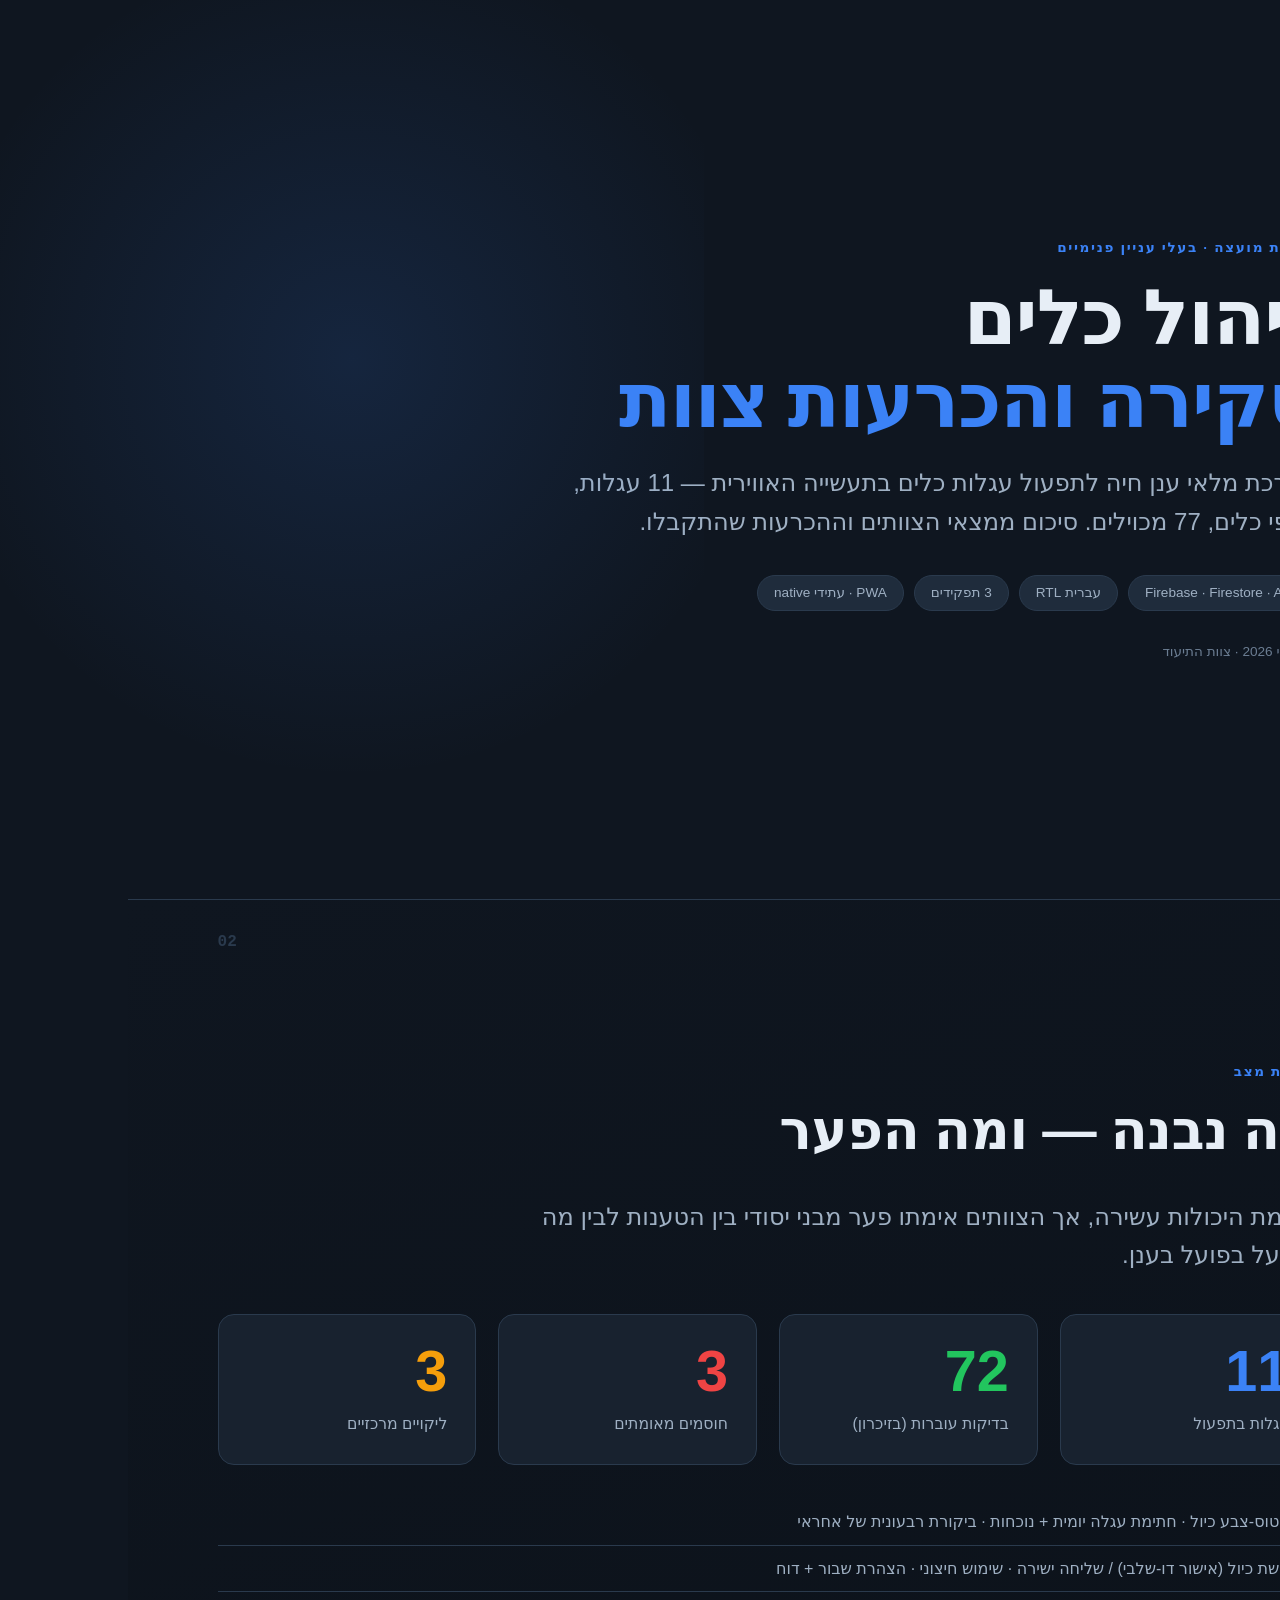
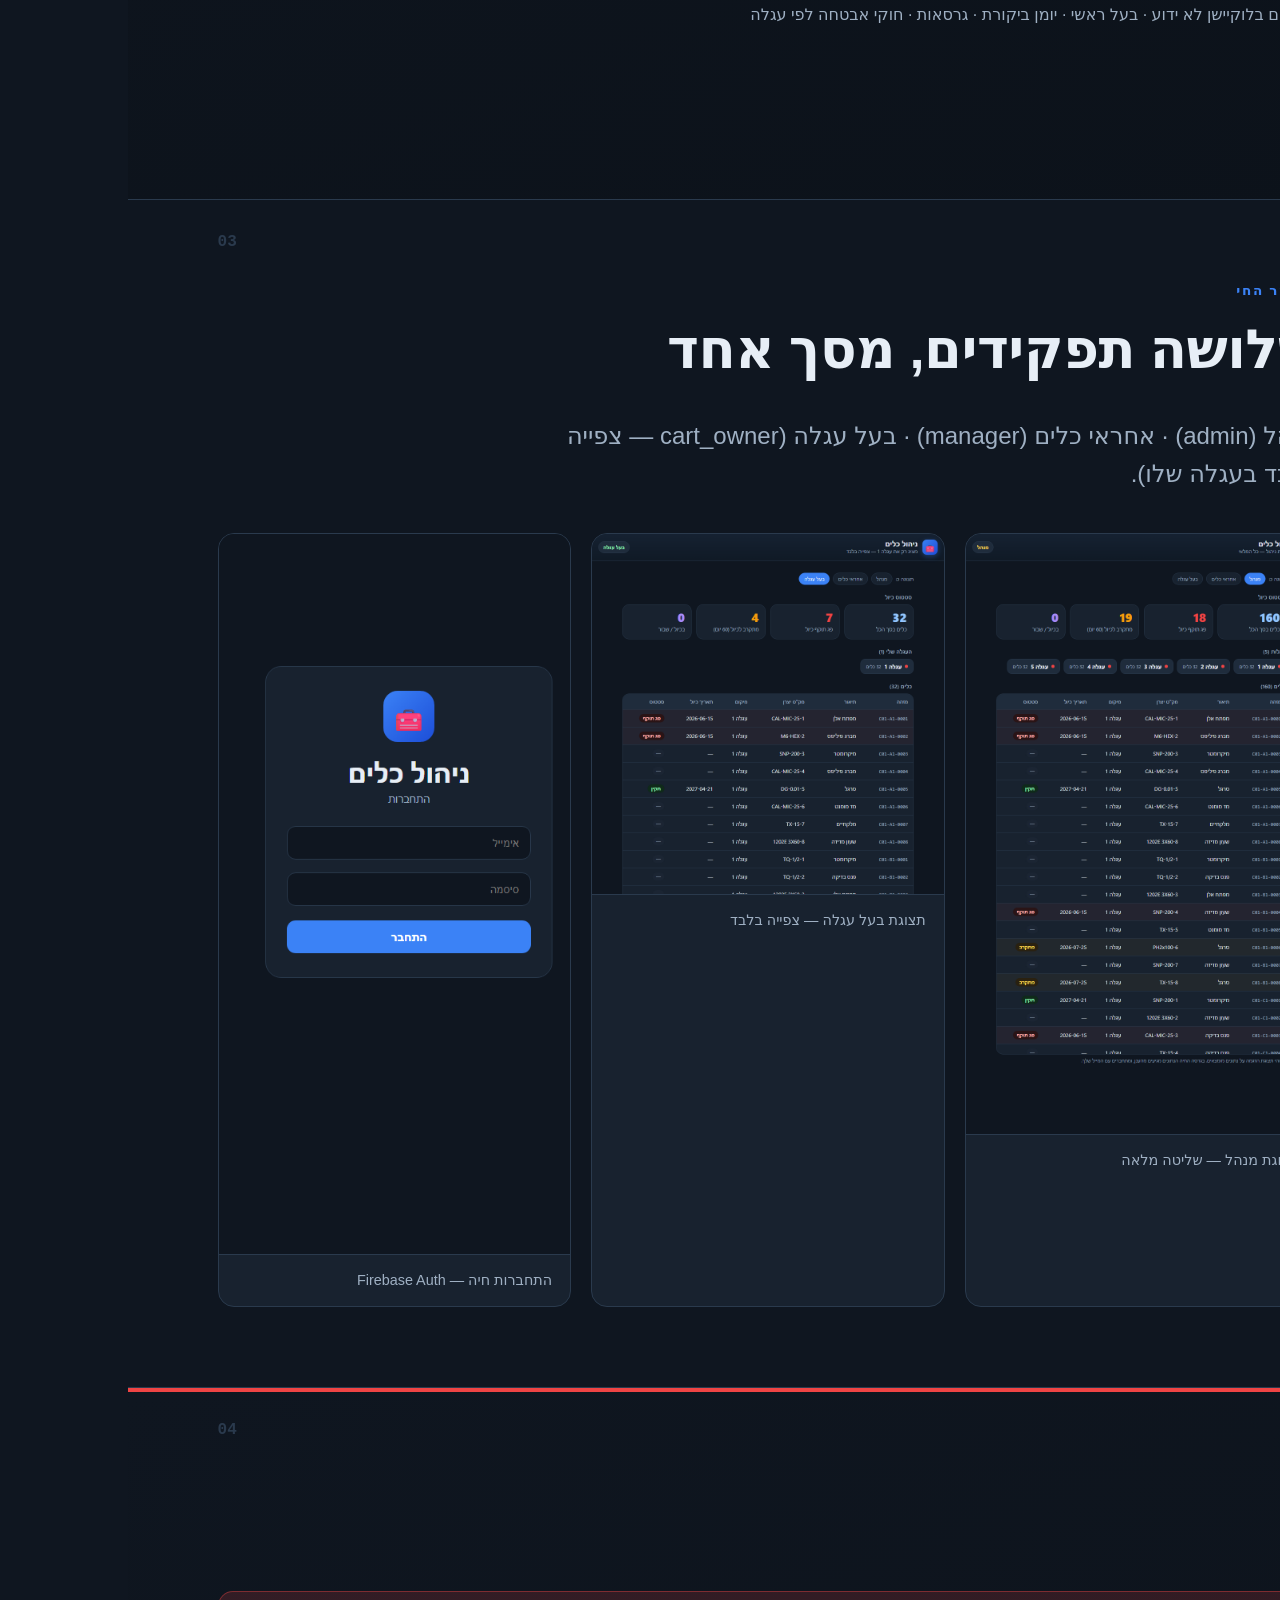
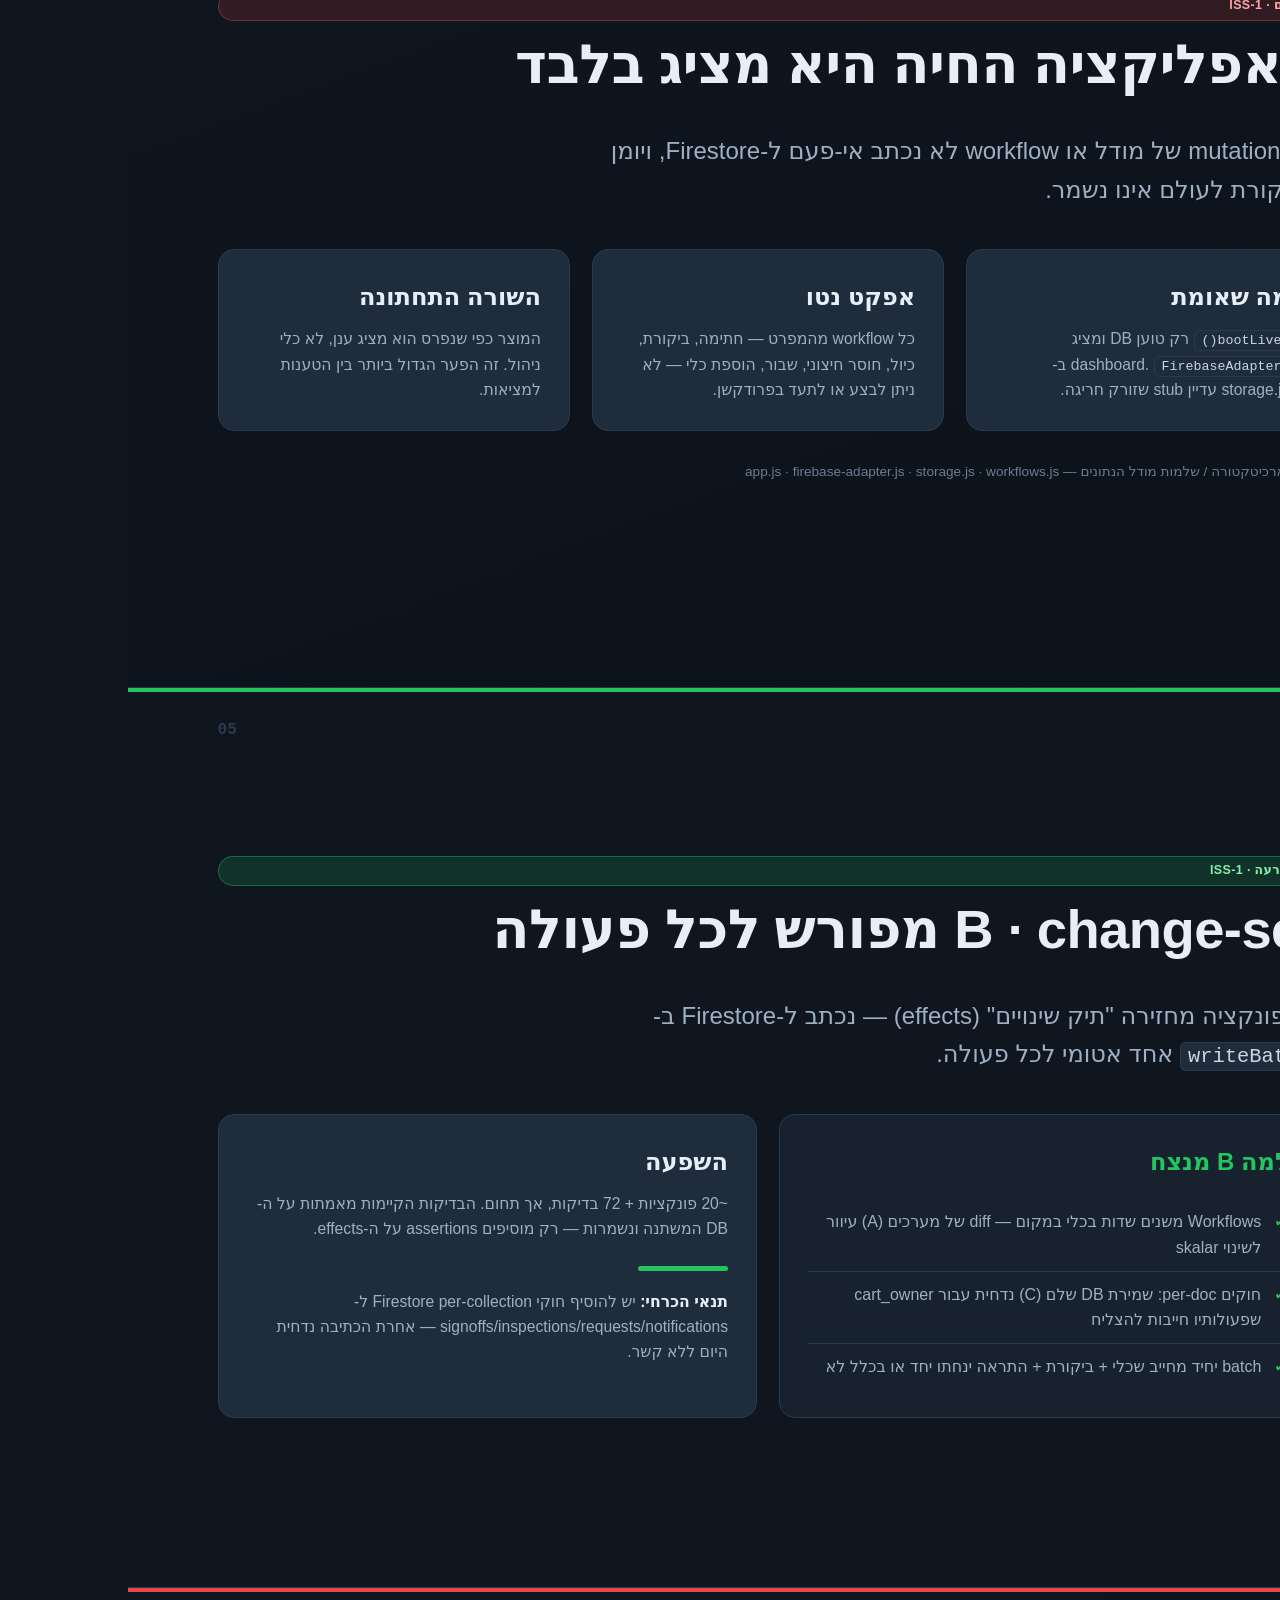
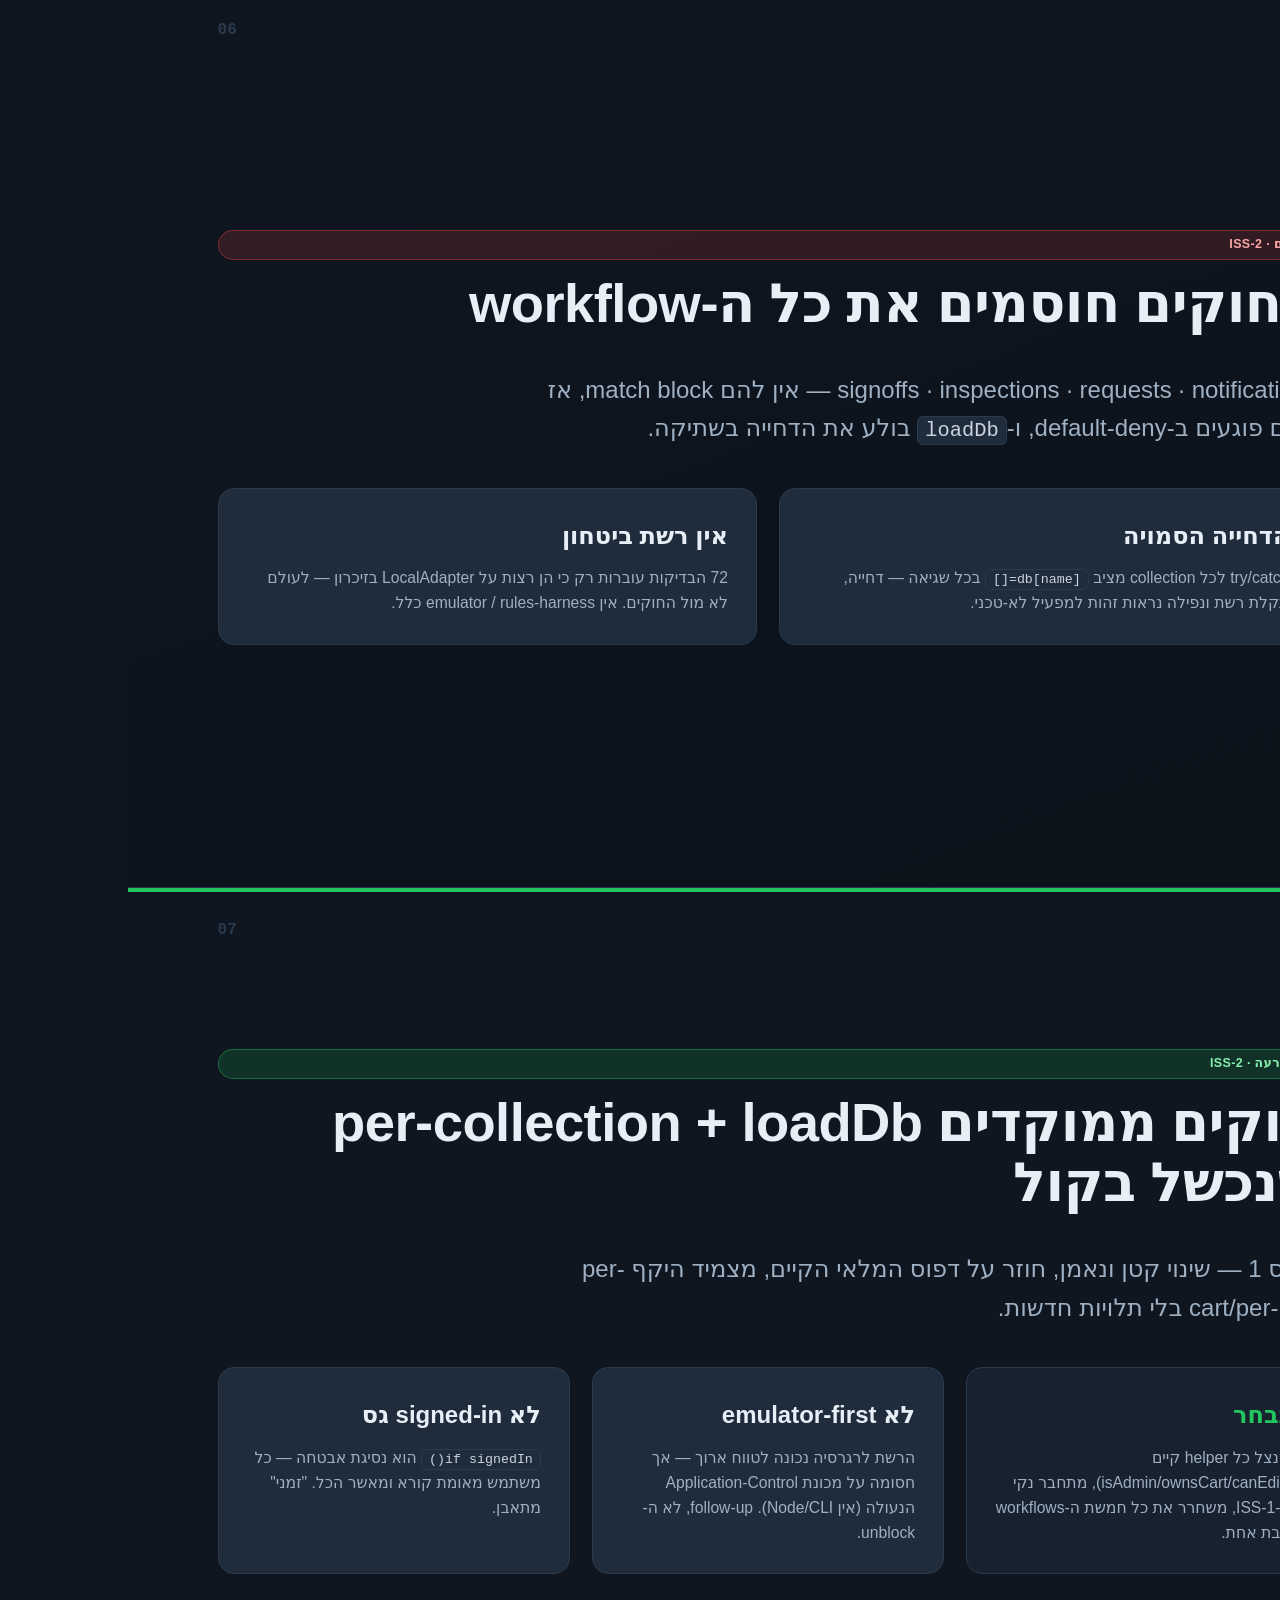
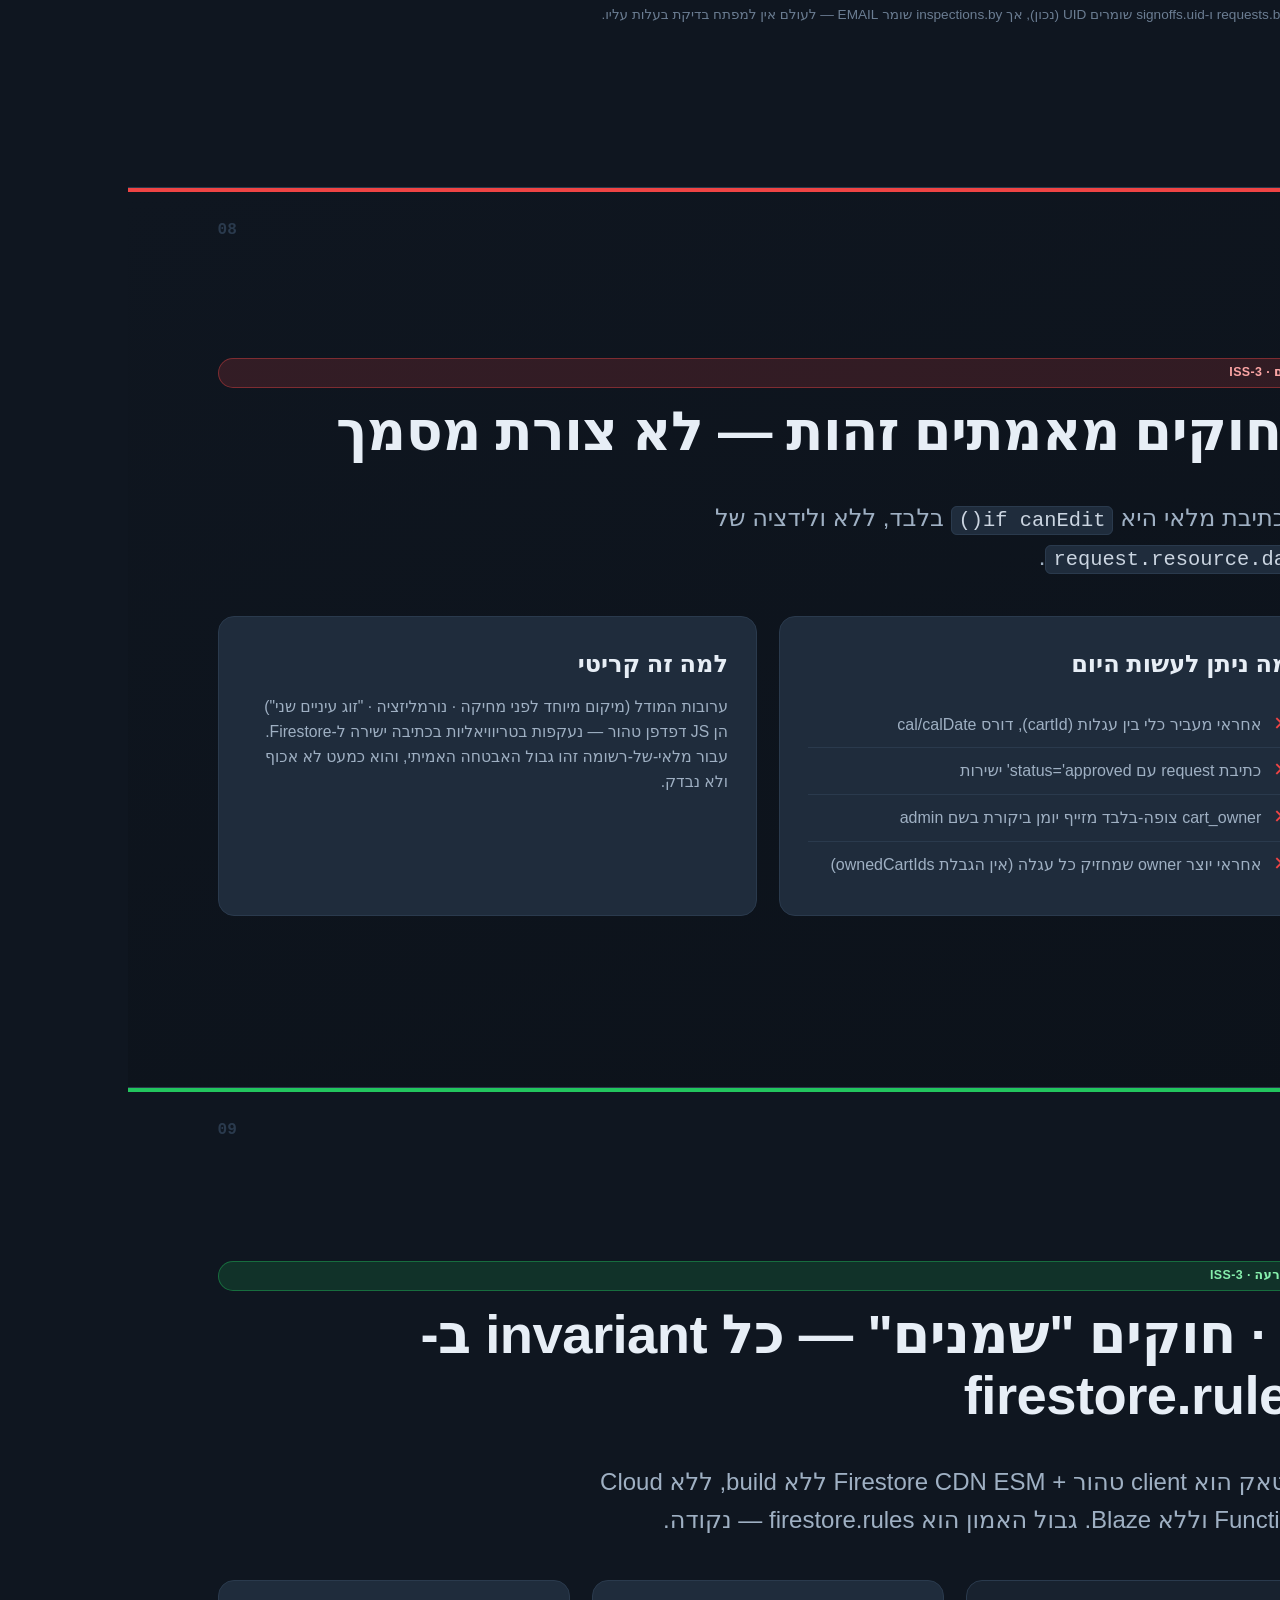
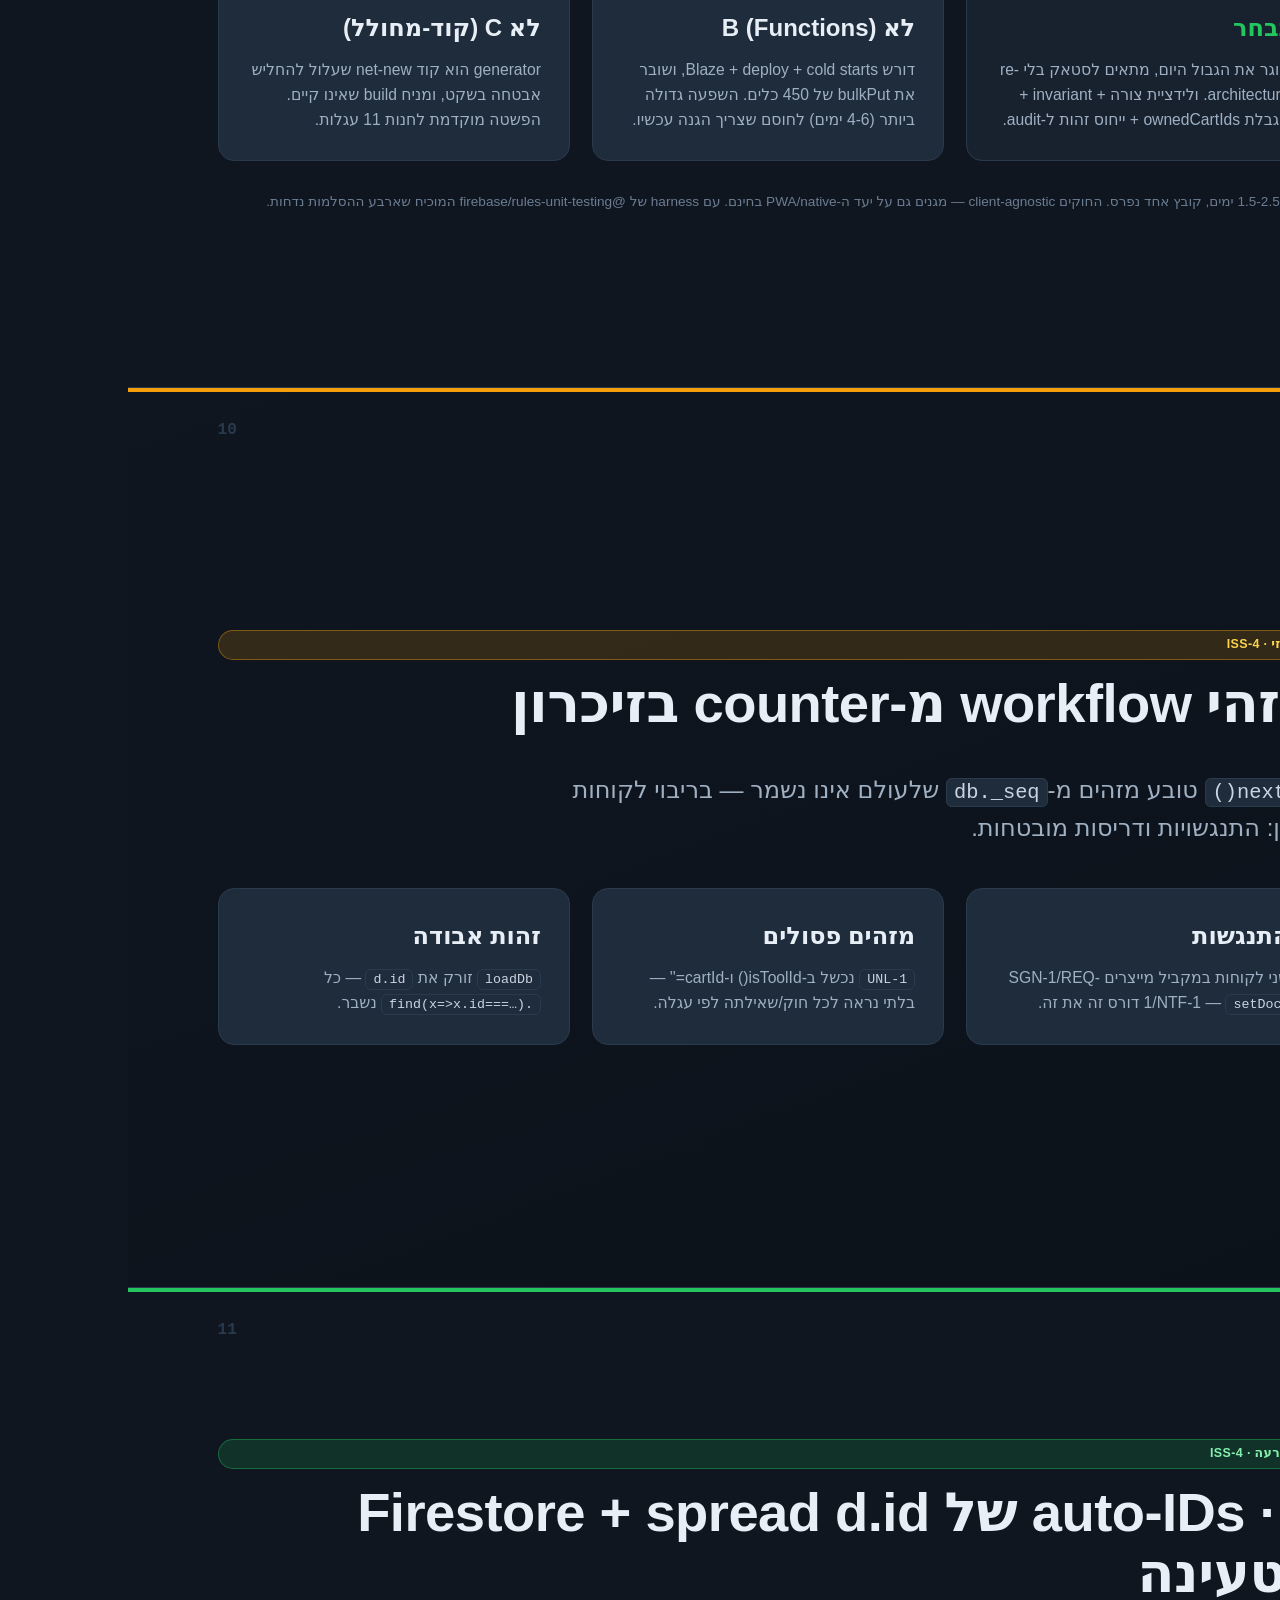
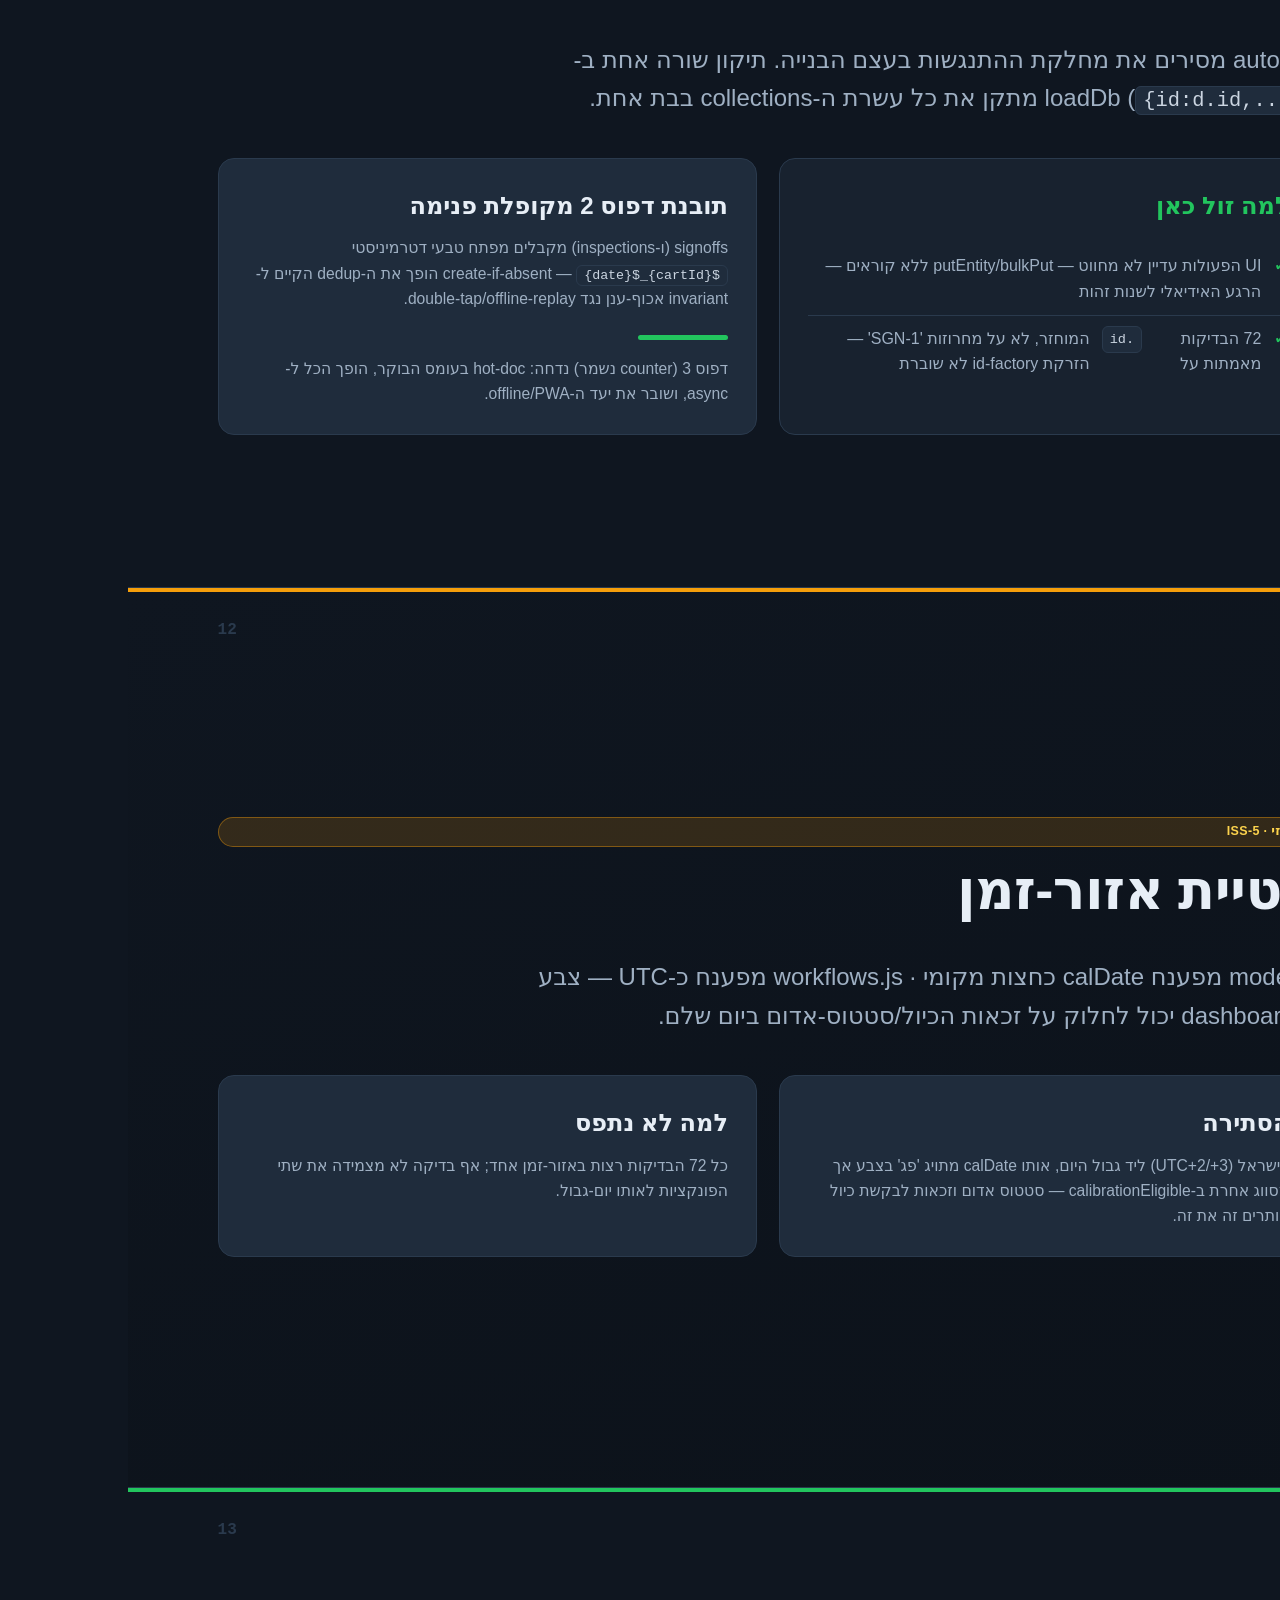
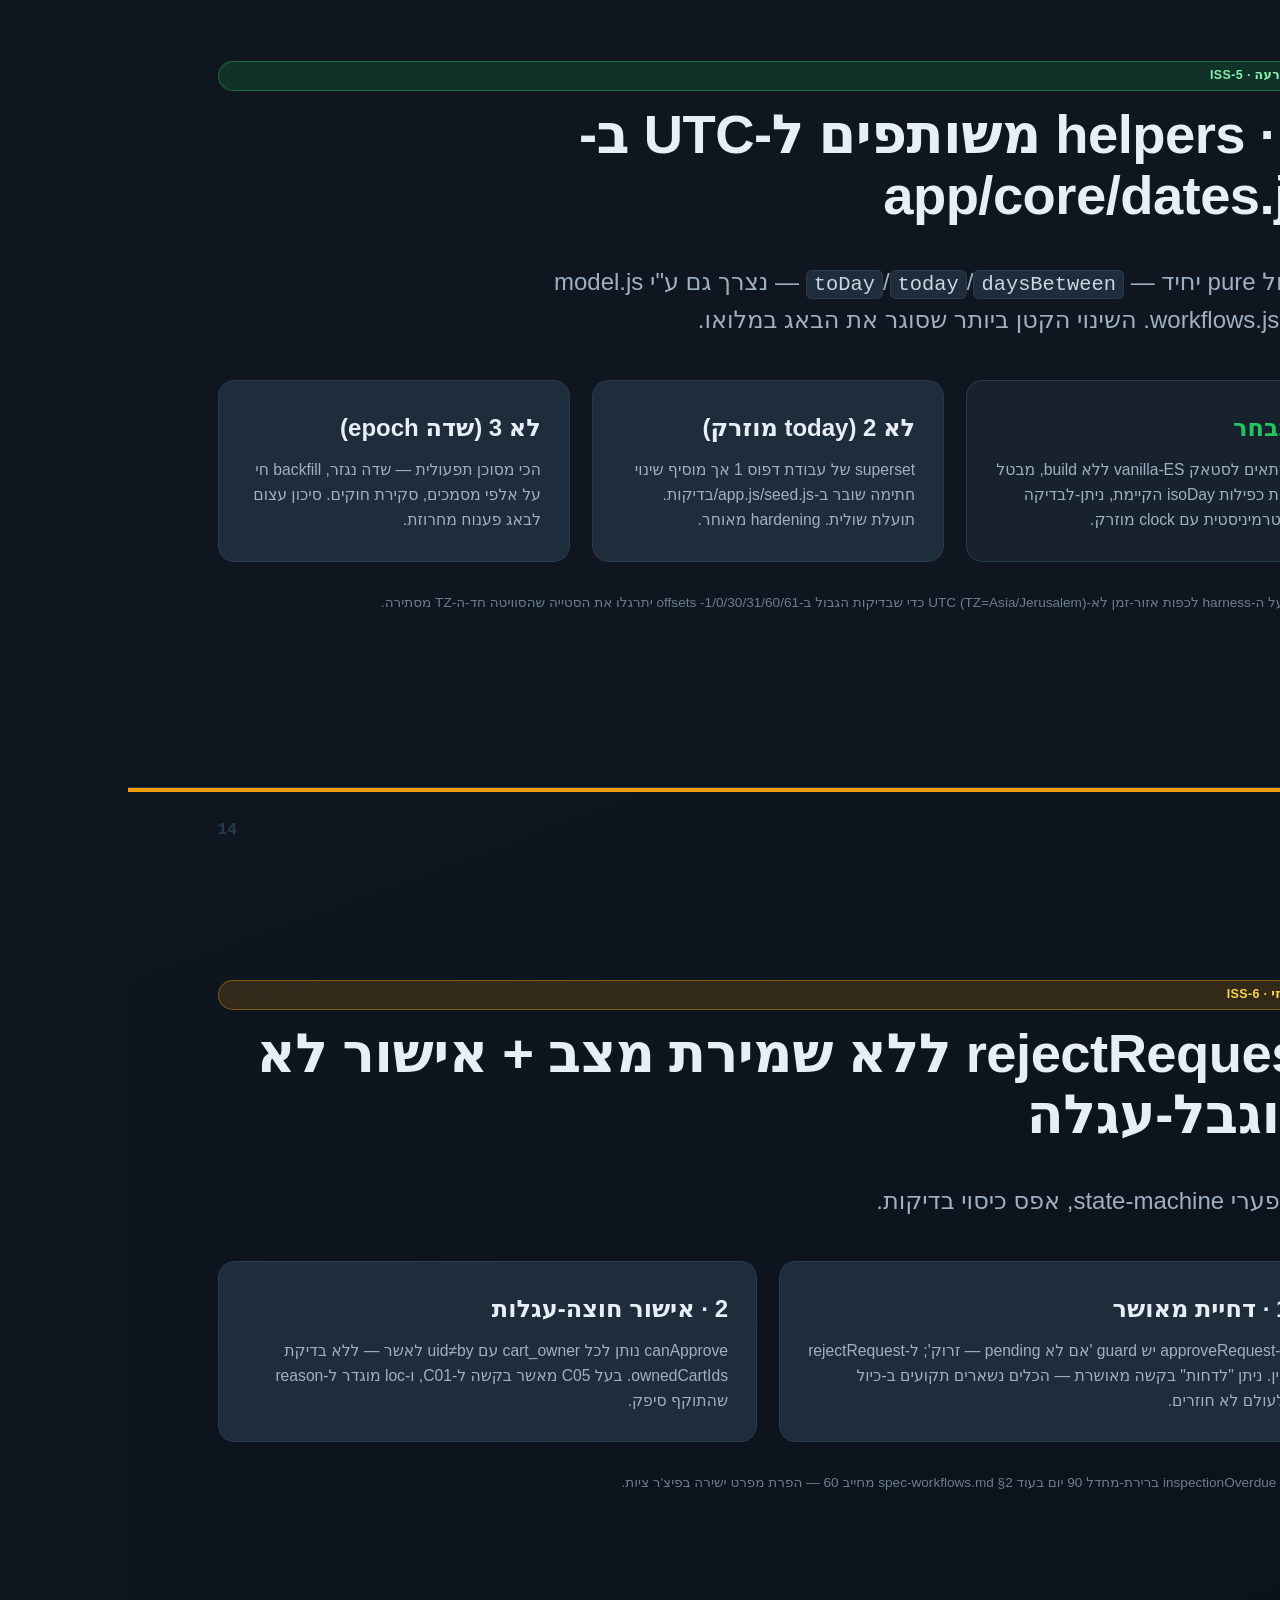
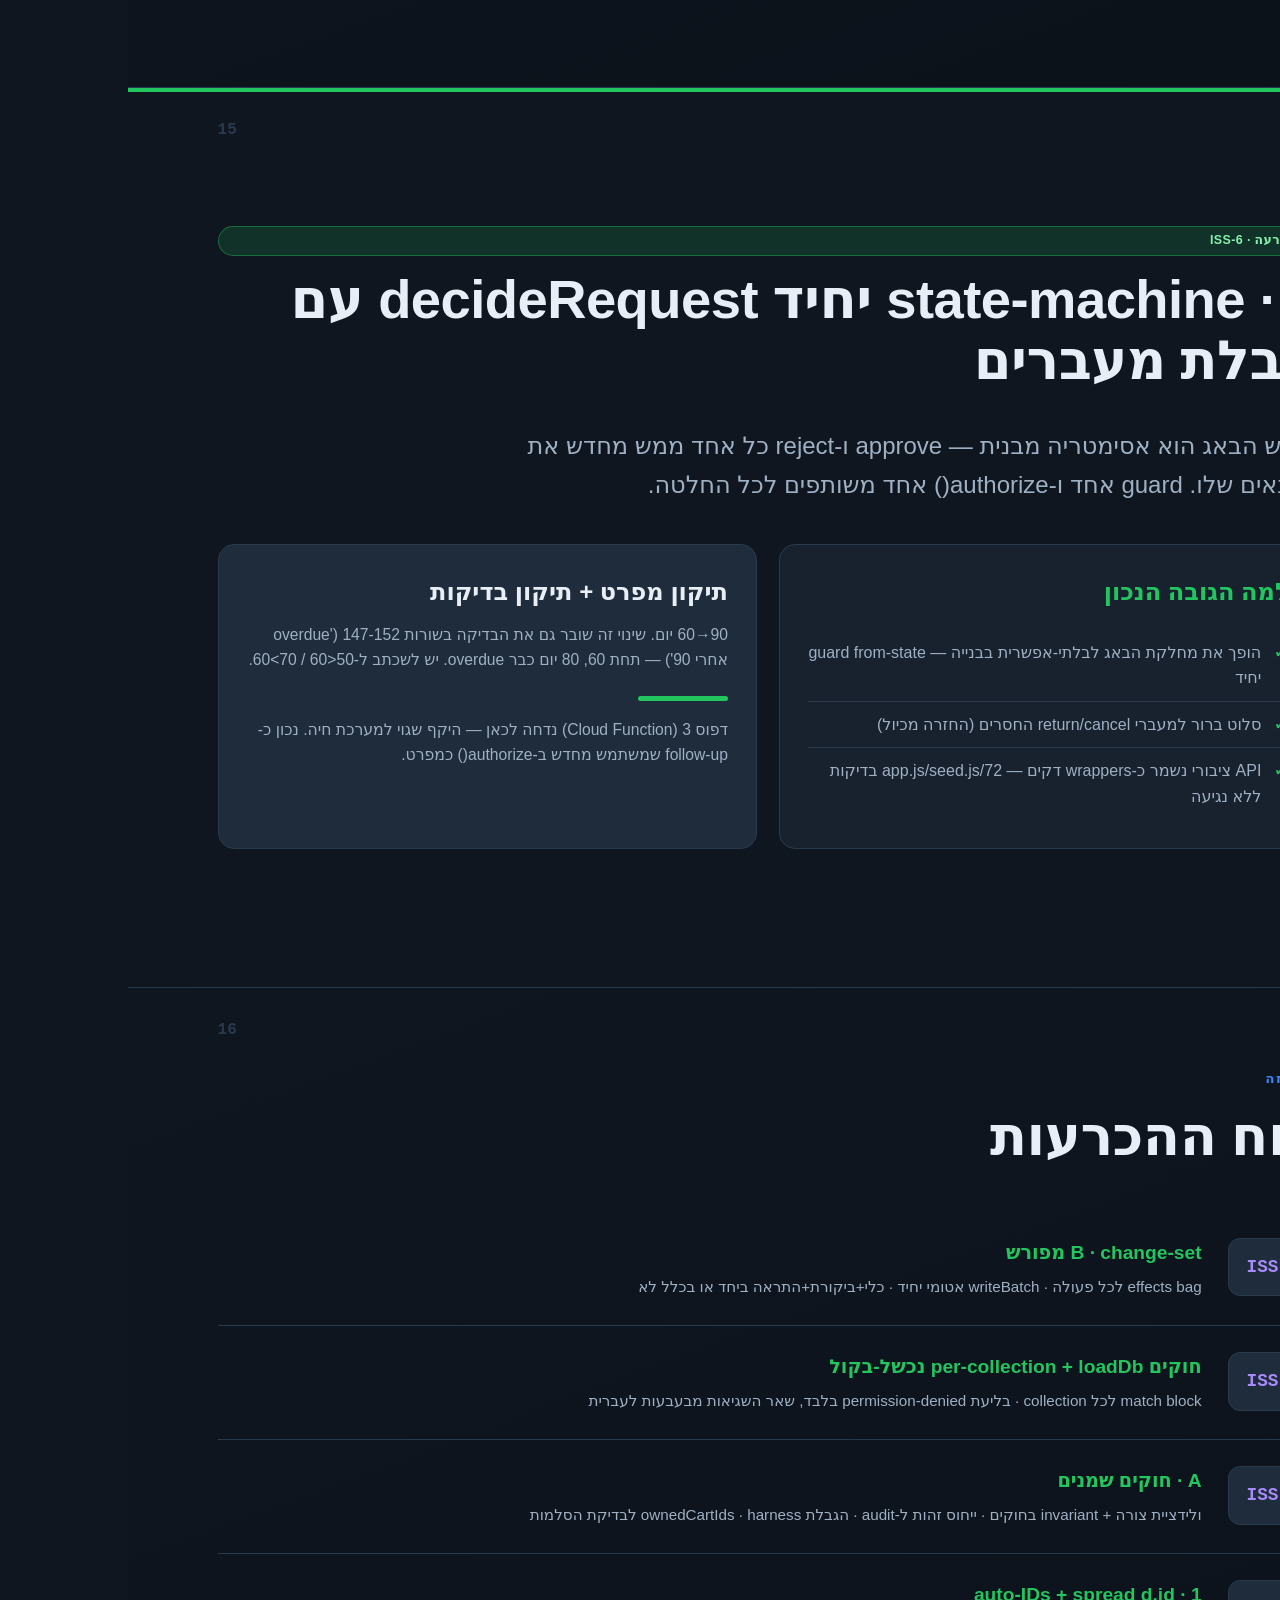
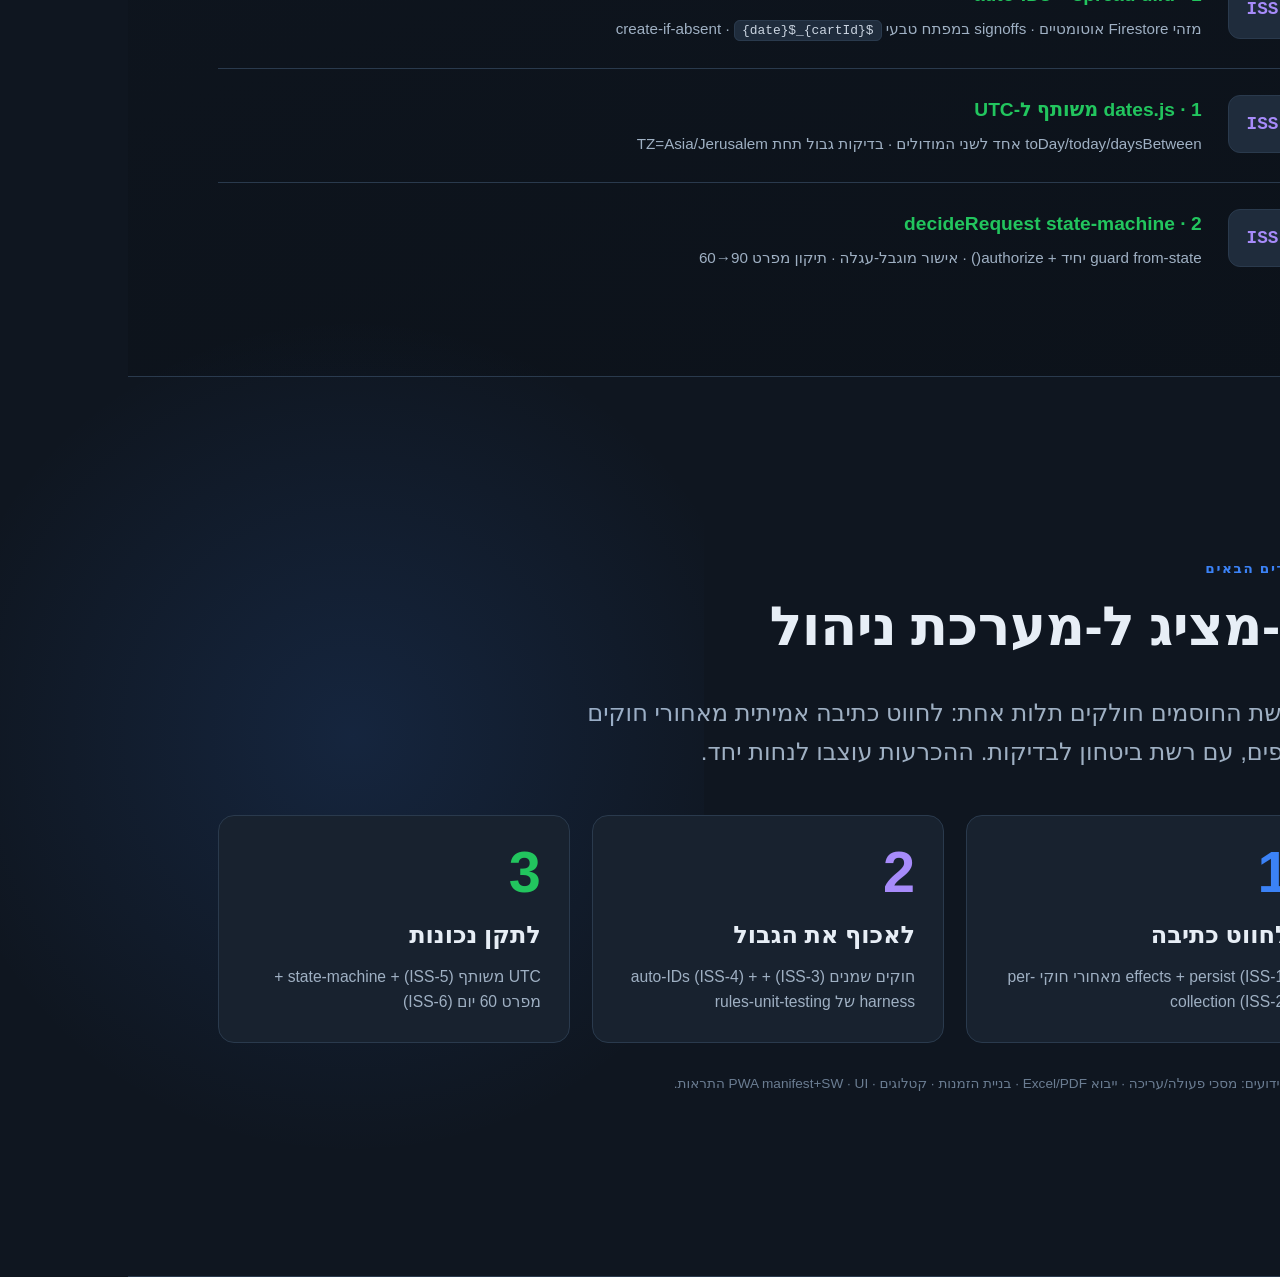
<file: presentations/review/index.html>
<!DOCTYPE html>
<html lang="he" dir="rtl">
<head>
<meta charset="UTF-8">
<meta name="viewport" content="width=device-width, initial-scale=1.0">
<title>סקירת מועצה — ניהול כלים</title>
<style>
  :root{
    --bg:#0f1620; --surface:#18222f; --surface2:#1f2c3c;
    --text:#e7eef6; --muted:#9fb0c3;
    --blue:#3b82f6; --green:#22c55e; --red:#ef4444; --amber:#f59e0b; --purple:#a78bfa;
    --border:#2a3a4d; --radius:16px;
  }
  *{box-sizing:border-box;margin:0;padding:0}
  html{scroll-behavior:smooth}
  body{
    background:var(--bg); color:var(--text);
    font-family:"Segoe UI","Arial",-apple-system,system-ui,sans-serif;
    line-height:1.6; -webkit-font-smoothing:antialiased;
  }
  .slide{
    width:100%; min-height:100vh; padding:80px 7vw;
    display:flex; flex-direction:column; justify-content:center;
    border-bottom:1px solid var(--border); position:relative;
  }
  .slide:nth-child(even){background:linear-gradient(160deg,var(--bg),#0c121a)}
  .kicker{
    color:var(--blue); font-weight:700; letter-spacing:.12em;
    text-transform:uppercase; font-size:.85rem; margin-bottom:18px;
    display:inline-block;
  }
  h1{font-size:clamp(2.6rem,6vw,5rem); line-height:1.08; font-weight:800; letter-spacing:-.02em}
  h2{font-size:clamp(2rem,4.5vw,3.4rem); line-height:1.12; font-weight:800; letter-spacing:-.01em; margin-bottom:14px}
  h3{font-size:1.5rem; font-weight:700; margin-bottom:10px}
  .lead{font-size:clamp(1.1rem,2vw,1.5rem); color:var(--muted); max-width:60ch; margin-top:22px}
  p{color:var(--muted); font-size:1.05rem}
  .grid{display:grid; gap:22px; margin-top:40px}
  .g2{grid-template-columns:repeat(2,1fr)}
  .g3{grid-template-columns:repeat(3,1fr)}
  .g4{grid-template-columns:repeat(4,1fr)}
  .card{
    background:var(--surface); border:1px solid var(--border);
    border-radius:var(--radius); padding:28px; position:relative; overflow:hidden;
  }
  .card.alt{background:var(--surface2)}
  .card h3{color:var(--text)}
  .card p{font-size:.98rem}
  .stat{font-size:clamp(2.4rem,5vw,3.6rem); font-weight:800; line-height:1}
  .stat.blue{color:var(--blue)} .stat.green{color:var(--green)}
  .stat.red{color:var(--red)} .stat.amber{color:var(--amber)} .stat.purple{color:var(--purple)}
  .tag{
    display:inline-block; font-size:.78rem; font-weight:700; padding:4px 12px;
    border-radius:999px; margin-bottom:14px; letter-spacing:.03em;
  }
  .tag.blocker{background:rgba(239,68,68,.16); color:#fca5a5; border:1px solid rgba(239,68,68,.4)}
  .tag.major{background:rgba(245,158,11,.16); color:#fcd34d; border:1px solid rgba(245,158,11,.4)}
  .tag.win{background:rgba(34,197,94,.16); color:#86efac; border:1px solid rgba(34,197,94,.4)}
  .pill-row{display:flex; gap:10px; flex-wrap:wrap; margin-top:8px}
  .pill{background:var(--surface2); border:1px solid var(--border); border-radius:999px; padding:6px 16px; font-size:.85rem; color:var(--muted)}
  .barline{height:5px; border-radius:999px; margin-top:24px; width:90px}
  .b-red{background:var(--red)} .b-amber{background:var(--amber)} .b-green{background:var(--green)}
  .b-blue{background:var(--blue)} .b-purple{background:var(--purple)}
  ul.clean{list-style:none; margin-top:18px}
  ul.clean li{padding:10px 0; border-bottom:1px solid var(--border); color:var(--muted); font-size:1rem; display:flex; gap:12px; align-items:flex-start}
  ul.clean li::before{content:"›"; color:var(--blue); font-weight:800; font-size:1.2rem; line-height:1.3}
  ul.clean li:last-child{border-bottom:none}
  .check::before{content:"✓"!important; color:var(--green)!important}
  .cross::before{content:"✕"!important; color:var(--red)!important}
  .shots{display:grid; grid-template-columns:repeat(3,1fr); gap:20px; margin-top:40px}
  .shot{border:1px solid var(--border); border-radius:var(--radius); overflow:hidden; background:var(--surface)}
  .shot img{width:100%; display:block; background:#0c121a}
  .shot .cap{padding:14px 18px; font-size:.9rem; color:var(--muted); border-top:1px solid var(--border)}
  .issref{font-family:"Consolas",monospace; font-size:.8rem; color:var(--blue); font-weight:700}
  .winrow{display:grid; grid-template-columns:auto 1fr; gap:26px; align-items:start; padding:26px 0; border-bottom:1px solid var(--border)}
  .winrow:last-child{border-bottom:none}
  .winid{font-family:"Consolas",monospace; font-weight:800; font-size:1.1rem; color:var(--purple); background:var(--surface2); border:1px solid var(--border); border-radius:12px; padding:14px 18px; white-space:nowrap; align-self:start}
  .winbody h3{font-size:1.2rem; color:var(--green); margin-bottom:6px}
  .winbody p{font-size:.95rem}
  .num{position:absolute; top:30px; left:7vw; font-family:"Consolas",monospace; color:var(--border); font-size:1rem; font-weight:700}
  .footnote{margin-top:30px; font-size:.85rem; color:#6b7d92}
  .accent-top{position:absolute; top:0; right:0; left:0; height:4px}
  code{background:var(--surface2); border:1px solid var(--border); border-radius:6px; padding:2px 7px; font-family:"Consolas",monospace; font-size:.85em; color:#cbd5e1}
  .hero-glow{position:absolute; top:-20%; left:-10%; width:55%; height:120%; background:radial-gradient(circle,rgba(59,130,246,.14),transparent 65%); pointer-events:none}
</style>
</head>
<body>

<!-- 1 — HERO -->
<section class="slide" style="justify-content:center">
  <div class="hero-glow"></div>
  <span class="kicker">סקירת מועצה · בעלי עניין פנימיים</span>
  <h1>ניהול כלים<br><span style="color:var(--blue)">סקירה והכרעות צוות</span></h1>
  <p class="lead">מערכת מלאי ענן חיה לתפעול עגלות כלים בתעשייה האווירית — 11 עגלות, אלפי כלים, 77 מכוילים. סיכום ממצאי הצוותים וההכרעות שהתקבלו.</p>
  <div class="pill-row" style="margin-top:34px">
    <span class="pill">Firebase · Firestore · Auth</span>
    <span class="pill">עברית RTL</span>
    <span class="pill">3 תפקידים</span>
    <span class="pill">PWA · עתידי native</span>
  </div>
  <div class="footnote">24 ביוני 2026 · צוות התיעוד</div>
</section>

<!-- 2 — מצב המוצר -->
<section class="slide">
  <span class="num">02</span>
  <span class="kicker">תמונת מצב</span>
  <h2>מה נבנה — ומה הפער</h2>
  <p class="lead">רשימת היכולות עשירה, אך הצוותים אימתו פער מבני יסודי בין הטענות לבין מה שפועל בפועל בענן.</p>
  <div class="grid g4">
    <div class="card"><div class="stat blue">11</div><p style="margin-top:10px">עגלות בתפעול</p></div>
    <div class="card"><div class="stat green">72</div><p style="margin-top:10px">בדיקות עוברות (בזיכרון)</p></div>
    <div class="card"><div class="stat red">3</div><p style="margin-top:10px">חוסמים מאומתים</p></div>
    <div class="card"><div class="stat amber">3</div><p style="margin-top:10px">ליקויים מרכזיים</p></div>
  </div>
  <ul class="clean" style="margin-top:34px">
    <li>סטטוס-צבע כיול · חתימת עגלה יומית + נוכחות · ביקורת רבעונית של אחראי</li>
    <li>בקשת כיול (אישור דו-שלבי) / שליחה ישירה · שימוש חיצוני · הצהרת שבור + דוח</li>
    <li>כלים בלוקיישן לא ידוע · בעל ראשי · יומן ביקורת · גרסאות · חוקי אבטחה לפי עגלה</li>
  </ul>
</section>

<!-- 3 — מסכי המוצר החי -->
<section class="slide">
  <span class="num">03</span>
  <span class="kicker">המוצר החי</span>
  <h2>שלושה תפקידים, מסך אחד</h2>
  <p class="lead">מנהל (admin) · אחראי כלים (manager) · בעל עגלה (cart_owner — צפייה בלבד בעגלה שלו).</p>
  <div class="shots">
    <div class="shot"><img src="[data-uri]" alt="תצוגת מנהל"><div class="cap">תצוגת מנהל — שליטה מלאה</div></div>
    <div class="shot"><img src="[data-uri]" alt="תצוגת בעל עגלה"><div class="cap">תצוגת בעל עגלה — צפייה בלבד</div></div>
    <div class="shot"><img src="[data-uri]" alt="התחברות חיה"><div class="cap">התחברות חיה — Firebase Auth</div></div>
  </div>
</section>

<!-- 4 — ISS-1 -->
<section class="slide">
  <div class="accent-top b-red"></div>
  <span class="num">04</span>
  <span class="tag blocker">חוסם · ISS-1</span>
  <h2>האפליקציה החיה היא מציג בלבד</h2>
  <p class="lead">אף mutation של מודל או workflow לא נכתב אי-פעם ל-Firestore, ויומן הביקורת לעולם אינו נשמר.</p>
  <div class="grid g3">
    <div class="card alt"><h3>מה שאומת</h3><p><code>bootLive()</code> רק טוען DB ומציג dashboard. <code>FirebaseAdapter</code> ב-storage.js עדיין stub שזורק חריגה.</p></div>
    <div class="card alt"><h3>אפקט נטו</h3><p>כל workflow מהמפרט — חתימה, ביקורת, כיול, חוסר חיצוני, שבור, הוספת כלי — לא ניתן לבצע או לתעד בפרודקשן.</p></div>
    <div class="card alt"><h3>השורה התחתונה</h3><p>המוצר כפי שנפרס הוא מציג ענן, לא כלי ניהול. זה הפער הגדול ביותר בין הטענות למציאות.</p></div>
  </div>
  <p class="footnote">אזור: ארכיטקטורה / שלמות מודל הנתונים — app.js · firebase-adapter.js · storage.js · workflows.js</p>
</section>

<!-- 5 — ISS-1 winner -->
<section class="slide">
  <div class="accent-top b-green"></div>
  <span class="num">05</span>
  <span class="tag win">ההכרעה · ISS-1</span>
  <h2>B · change-set מפורש לכל פעולה</h2>
  <p class="lead">כל פונקציה מחזירה "תיק שינויים" (effects) — נכתב ל-Firestore ב-<code>writeBatch</code> אחד אטומי לכל פעולה.</p>
  <div class="grid g2">
    <div class="card">
      <h3 style="color:var(--green)">למה B מנצח</h3>
      <ul class="clean">
        <li class="check">Workflows משנים שדות בכלי במקום — diff של מערכים (A) עיוור לשינוי skalar</li>
        <li class="check">חוקים per-doc: שמירת DB שלם (C) נדחית עבור cart_owner שפעולותיו חייבות להצליח</li>
        <li class="check">batch יחיד מחייב שכלי + ביקורת + התראה ינחתו יחד או בכלל לא</li>
      </ul>
    </div>
    <div class="card alt">
      <h3>השפעה</h3>
      <p>~20 פונקציות + 72 בדיקות, אך תחום. הבדיקות הקיימות מאמתות על ה-DB המשתנה ונשמרות — רק מוסיפים assertions על ה-effects.</p>
      <div class="barline b-green"></div>
      <p style="margin-top:18px"><strong style="color:var(--text)">תנאי הכרחי:</strong> יש להוסיף חוקי Firestore per-collection ל-signoffs/inspections/requests/notifications — אחרת הכתיבה נדחית היום ללא קשר.</p>
    </div>
  </div>
</section>

<!-- 6 — ISS-2 -->
<section class="slide">
  <div class="accent-top b-red"></div>
  <span class="num">06</span>
  <span class="tag blocker">חוסם · ISS-2</span>
  <h2>החוקים חוסמים את כל ה-workflow</h2>
  <p class="lead">signoffs · inspections · requests · notifications — אין להם match block, אז כולם פוגעים ב-default-deny, ו-<code>loadDb</code> בולע את הדחייה בשתיקה.</p>
  <div class="grid g2">
    <div class="card alt"><h3>הדחייה הסמויה</h3><p>try/catch לכל collection מציב <code>db[name]=[]</code> בכל שגיאה — דחייה, תקלת רשת ונפילה נראות זהות למפעיל לא-טכני.</p></div>
    <div class="card alt"><h3>אין רשת ביטחון</h3><p>72 הבדיקות עוברות רק כי הן רצות על LocalAdapter בזיכרון — לעולם לא מול החוקים. אין emulator / rules-harness כלל.</p></div>
  </div>
</section>

<!-- 7 — ISS-2 winner -->
<section class="slide">
  <div class="accent-top b-green"></div>
  <span class="num">07</span>
  <span class="tag win">ההכרעה · ISS-2</span>
  <h2>חוקים ממוקדים per-collection + loadDb שנכשל בקול</h2>
  <p class="lead">דפוס 1 — שינוי קטן ונאמן, חוזר על דפוס המלאי הקיים, מצמיד היקף per-cart/per-role בלי תלויות חדשות.</p>
  <div class="grid g3">
    <div class="card"><h3 style="color:var(--green)">נבחר</h3><p>מנצל כל helper קיים (isAdmin/ownsCart/canEdit), מתחבר נקי ל-ISS-1, משחרר את כל חמשת ה-workflows בבת אחת.</p></div>
    <div class="card alt"><h3 class="cross-h">לא emulator-first</h3><p>הרשת לרגרסיה נכונה לטווח ארוך — אך חסומה על מכונת Application-Control הנעולה (אין Node/CLI). follow-up, לא ה-unblock.</p></div>
    <div class="card alt"><h3 class="cross-h">לא signed-in גס</h3><p><code>if signedIn()</code> הוא נסיגת אבטחה — כל משתמש מאומת קורא ומאשר הכל. "זמני" מתאבן.</p></div>
  </div>
  <p class="footnote">דיוק: requests.by ו-signoffs.uid שומרים UID (נכון), אך inspections.by שומר EMAIL — לעולם אין למפתח בדיקת בעלות עליו.</p>
</section>

<!-- 8 — ISS-3 -->
<section class="slide">
  <div class="accent-top b-red"></div>
  <span class="num">08</span>
  <span class="tag blocker">חוסם · ISS-3</span>
  <h2>החוקים מאמתים זהות — לא צורת מסמך</h2>
  <p class="lead">כל כתיבת מלאי היא <code>if canEdit()</code> בלבד, ללא ולידציה של <code>request.resource.data</code>.</p>
  <div class="grid g2">
    <div class="card alt">
      <h3>מה ניתן לעשות היום</h3>
      <ul class="clean">
        <li class="cross">אחראי מעביר כלי בין עגלות (cartId), דורס cal/calDate</li>
        <li class="cross">כתיבת request עם status='approved' ישירות</li>
        <li class="cross">cart_owner צופה-בלבד מזייף יומן ביקורת בשם admin</li>
        <li class="cross">אחראי יוצר owner שמחזיק כל עגלה (אין הגבלת ownedCartIds)</li>
      </ul>
    </div>
    <div class="card alt"><h3>למה זה קריטי</h3><p>ערובות המודל (מיקום מיוחד לפני מחיקה · נורמליזציה · "זוג עיניים שני") הן JS דפדפן טהור — נעקפות בטריוויאליות בכתיבה ישירה ל-Firestore. עבור מלאי-של-רשומה זהו גבול האבטחה האמיתי, והוא כמעט לא אכוף ולא נבדק.</p></div>
  </div>
</section>

<!-- 9 — ISS-3 winner -->
<section class="slide">
  <div class="accent-top b-green"></div>
  <span class="num">09</span>
  <span class="tag win">ההכרעה · ISS-3</span>
  <h2>A · חוקים "שמנים" — כל invariant ב-firestore.rules</h2>
  <p class="lead">הסטאק הוא client טהור + Firestore CDN ESM ללא build, ללא Cloud Functions וללא Blaze. גבול האמון הוא firestore.rules — נקודה.</p>
  <div class="grid g3">
    <div class="card"><h3 style="color:var(--green)">נבחר</h3><p>סוגר את הגבול היום, מתאים לסטאק בלי re-architecture. ולידציית צורה + invariant + הגבלת ownedCartIds + ייחוס זהות ל-audit.</p></div>
    <div class="card alt"><h3 class="cross-h">לא B (Functions)</h3><p>דורש Blaze + deploy + cold starts, ושובר את bulkPut של 450 כלים. השפעה גדולה ביותר (4-6 ימים) לחוסם שצריך הגנה עכשיו.</p></div>
    <div class="card alt"><h3 class="cross-h">לא C (קוד-מחולל)</h3><p>generator הוא קוד net-new שעלול להחליש אבטחה בשקט, ומניח build שאינו קיים. הפשטה מוקדמת לחנות 11 עגלות.</p></div>
  </div>
  <p class="footnote">מאמץ 1.5-2.5 ימים, קובץ אחד נפרס. החוקים client-agnostic — מגנים גם על יעד ה-PWA/native בחינם. עם harness של @firebase/rules-unit-testing המוכיח שארבע ההסלמות נדחות.</p>
</section>

<!-- 10 — ISS-4 -->
<section class="slide">
  <div class="accent-top b-amber"></div>
  <span class="num">10</span>
  <span class="tag major">מרכזי · ISS-4</span>
  <h2>מזהי workflow מ-counter בזיכרון</h2>
  <p class="lead"><code>nextId()</code> טובע מזהים מ-<code>db._seq</code> שלעולם אינו נשמר — בריבוי לקוחות בענן: התנגשויות ודריסות מובטחות.</p>
  <div class="grid g3">
    <div class="card alt"><h3>התנגשות</h3><p>שני לקוחות במקביל מייצרים SGN-1/REQ-1/NTF-1 — <code>setDoc</code> דורס זה את זה.</p></div>
    <div class="card alt"><h3>מזהים פסולים</h3><p><code>UNL-1</code> נכשל ב-isToolId() ו-cartId='' — בלתי נראה לכל חוק/שאילתה לפי עגלה.</p></div>
    <div class="card alt"><h3>זהות אבודה</h3><p><code>loadDb</code> זורק את <code>d.id</code> — כל <code>.find(x=>x.id===…)</code> נשבר.</p></div>
  </div>
</section>

<!-- 11 — ISS-4 winner -->
<section class="slide">
  <div class="accent-top b-green"></div>
  <span class="num">11</span>
  <span class="tag win">ההכרעה · ISS-4</span>
  <h2>1 · auto-IDs של Firestore + spread d.id בטעינה</h2>
  <p class="lead">auto-ids מסירים את מחלקת ההתנגשות בעצם הבנייה. תיקון שורה אחת ב-loadDb (<code>{id:d.id,...}</code>) מתקן את כל עשרת ה-collections בבת אחת.</p>
  <div class="grid g2">
    <div class="card">
      <h3 style="color:var(--green)">למה זול כאן</h3>
      <ul class="clean">
        <li class="check">UI הפעולות עדיין לא מחווט — putEntity/bulkPut ללא קוראים — הרגע האידיאלי לשנות זהות</li>
        <li class="check">72 הבדיקות מאמתות על <code>.id</code> המוחזר, לא על מחרוזות 'SGN-1' — הזרקת id-factory לא שוברת</li>
      </ul>
    </div>
    <div class="card alt">
      <h3>תובנת דפוס 2 מקופלת פנימה</h3>
      <p>signoffs (ו-inspections) מקבלים מפתח טבעי דטרמיניסטי <code>${cartId}_${date}</code> — create-if-absent הופך את ה-dedup הקיים ל-invariant אכוף-ענן נגד double-tap/offline-replay.</p>
      <div class="barline b-green"></div>
      <p style="margin-top:16px">דפוס 3 (counter נשמר) נדחה: hot-doc בעומס הבוקר, הופך הכל ל-async, ושובר את יעד ה-offline/PWA.</p>
    </div>
  </div>
</section>

<!-- 12 — ISS-5 -->
<section class="slide">
  <div class="accent-top b-amber"></div>
  <span class="num">12</span>
  <span class="tag major">מרכזי · ISS-5</span>
  <h2>סטיית אזור-זמן</h2>
  <p class="lead">model.js מפענח calDate כחצות מקומי · workflows.js מפענח כ-UTC — צבע ה-dashboard יכול לחלוק על זכאות הכיול/סטטוס-אדום ביום שלם.</p>
  <div class="grid g2">
    <div class="card alt"><h3>הסתירה</h3><p>בישראל (UTC+2/+3) ליד גבול היום, אותו calDate מתויג 'פג' בצבע אך מסווג אחרת ב-calibrationEligible — סטטוס אדום וזכאות לבקשת כיול סותרים זה את זה.</p></div>
    <div class="card alt"><h3>למה לא נתפס</h3><p>כל 72 הבדיקות רצות באזור-זמן אחד; אף בדיקה לא מצמידה את שתי הפונקציות לאותו יום-גבול.</p></div>
  </div>
</section>

<!-- 13 — ISS-5 winner -->
<section class="slide">
  <div class="accent-top b-green"></div>
  <span class="num">13</span>
  <span class="tag win">ההכרעה · ISS-5</span>
  <h2>1 · helpers משותפים ל-UTC ב-app/core/dates.js</h2>
  <p class="lead">מודול pure יחיד — <code>toDay</code>/<code>today</code>/<code>daysBetween</code> — נצרך גם ע"י model.js וגם workflows.js. השינוי הקטן ביותר שסוגר את הבאג במלואו.</p>
  <div class="grid g3">
    <div class="card"><h3 style="color:var(--green)">נבחר</h3><p>מתאים לסטאק vanilla-ES ללא build, מבטל את כפילות isoDay הקיימת, ניתן-לבדיקה דטרמיניסטית עם clock מוזרק.</p></div>
    <div class="card alt"><h3 class="cross-h">לא 2 (today מוזרק)</h3><p>superset של עבודת דפוס 1 אך מוסיף שינוי חתימה שובר ב-app.js/seed.js/בדיקות. תועלת שולית. hardening מאוחר.</p></div>
    <div class="card alt"><h3 class="cross-h">לא 3 (שדה epoch)</h3><p>הכי מסוכן תפעולית — שדה נגזר, backfill חי על אלפי מסמכים, סקירת חוקים. סיכון עצום לבאג פענוח מחרוזת.</p></div>
  </div>
  <p class="footnote">תנאי: על ה-harness לכפות אזור-זמן לא-UTC (TZ=Asia/Jerusalem) כדי שבדיקות הגבול ב-offsets ‎-1/0/30/31/60/61‎ יתרגלו את הסטייה שהסוויטה חד-ה-TZ מסתירה.</p>
</section>

<!-- 14 — ISS-6 -->
<section class="slide">
  <div class="accent-top b-amber"></div>
  <span class="num">14</span>
  <span class="tag major">מרכזי · ISS-6</span>
  <h2>rejectRequest ללא שמירת מצב + אישור לא מוגבל-עגלה</h2>
  <p class="lead">שני פערי state-machine, אפס כיסוי בדיקות.</p>
  <div class="grid g2">
    <div class="card alt"><h3>1 · דחיית מאושר</h3><p>ל-approveRequest יש guard 'אם לא pending — זרוק'; ל-rejectRequest אין. ניתן "לדחות" בקשה מאושרת — הכלים נשארים תקועים ב-כיול ולעולם לא חוזרים.</p></div>
    <div class="card alt"><h3>2 · אישור חוצה-עגלות</h3><p>canApprove נותן לכל cart_owner עם uid≠by לאשר — ללא בדיקת ownedCartIds. בעל C05 מאשר בקשה ל-C01, ו-loc מוגדר ל-reason שהתוקף סיפק.</p></div>
  </div>
  <p class="footnote">בנוסף: inspectionOverdue ברירת-מחדל 90 יום בעוד spec-workflows.md §2 מחייב 60 — הפרת מפרט ישירה בפיצ'ר ציות.</p>
</section>

<!-- 15 — ISS-6 winner -->
<section class="slide">
  <div class="accent-top b-green"></div>
  <span class="num">15</span>
  <span class="tag win">ההכרעה · ISS-6</span>
  <h2>2 · state-machine יחיד decideRequest עם טבלת מעברים</h2>
  <p class="lead">שורש הבאג הוא אסימטריה מבנית — approve ו-reject כל אחד ממש מחדש את התנאים שלו. guard אחד ו-authorize() אחד משותפים לכל החלטה.</p>
  <div class="grid g2">
    <div class="card">
      <h3 style="color:var(--green)">למה הגובה הנכון</h3>
      <ul class="clean">
        <li class="check">הופך את מחלקת הבאג לבלתי-אפשרית בבנייה — guard from-state יחיד</li>
        <li class="check">סלוט ברור למעברי return/cancel החסרים (החזרה מכיול)</li>
        <li class="check">API ציבורי נשמר כ-wrappers דקים — app.js/seed.js/72 בדיקות ללא נגיעה</li>
      </ul>
    </div>
    <div class="card alt">
      <h3>תיקון מפרט + תיקון בדיקות</h3>
      <p>90→60 יום. שינוי זה שובר גם את הבדיקה בשורות 147-152 ('overdue אחרי 90') — תחת 60, 80 יום כבר overdue. יש לשכתב ל-50&lt;60 / 70&gt;60.</p>
      <div class="barline b-green"></div>
      <p style="margin-top:16px">דפוס 3 (Cloud Function) נדחה לכאן — היקף שגוי למערכת חיה. נכון כ-follow-up שמשתמש מחדש ב-authorize() כמפרט.</p>
    </div>
  </div>
</section>

<!-- 16 — סיכום הכרעות -->
<section class="slide">
  <span class="num">16</span>
  <span class="kicker">סינתזה</span>
  <h2>לוח ההכרעות</h2>
  <div style="margin-top:30px">
    <div class="winrow"><div class="winid">ISS-1</div><div class="winbody"><h3>B · change-set מפורש</h3><p>effects bag לכל פעולה · writeBatch אטומי יחיד · כלי+ביקורת+התראה ביחד או בכלל לא</p></div></div>
    <div class="winrow"><div class="winid">ISS-2</div><div class="winbody"><h3>חוקים per-collection + loadDb נכשל-בקול</h3><p>match block לכל collection · בליעת permission-denied בלבד, שאר השגיאות מבעבעות לעברית</p></div></div>
    <div class="winrow"><div class="winid">ISS-3</div><div class="winbody"><h3>A · חוקים שמנים</h3><p>ולידציית צורה + invariant בחוקים · ייחוס זהות ל-audit · הגבלת ownedCartIds · harness לבדיקת הסלמות</p></div></div>
    <div class="winrow"><div class="winid">ISS-4</div><div class="winbody"><h3>1 · auto-IDs + spread d.id</h3><p>מזהי Firestore אוטומטיים · signoffs במפתח טבעי <code>${cartId}_${date}</code> · create-if-absent</p></div></div>
    <div class="winrow"><div class="winid">ISS-5</div><div class="winbody"><h3>1 · dates.js משותף ל-UTC</h3><p>toDay/today/daysBetween אחד לשני המודולים · בדיקות גבול תחת TZ=Asia/Jerusalem</p></div></div>
    <div class="winrow"><div class="winid">ISS-6</div><div class="winbody"><h3>2 · decideRequest state-machine</h3><p>guard from-state יחיד + authorize() · אישור מוגבל-עגלה · תיקון מפרט 90→60</p></div></div>
  </div>
</section>

<!-- 17 — דרך קדימה -->
<section class="slide" style="justify-content:center">
  <div class="hero-glow"></div>
  <span class="kicker">הצעדים הבאים</span>
  <h2>מ-מציג ל-מערכת ניהול</h2>
  <p class="lead">שלושת החוסמים חולקים תלות אחת: לחווט כתיבה אמיתית מאחורי חוקים אכופים, עם רשת ביטחון לבדיקות. ההכרעות עוצבו לנחות יחד.</p>
  <div class="grid g3" style="margin-top:44px">
    <div class="card"><div class="stat blue">1</div><h3 style="margin-top:14px">לחווט כתיבה</h3><p>effects + persist (ISS-1) מאחורי חוקי per-collection (ISS-2)</p></div>
    <div class="card"><div class="stat purple">2</div><h3 style="margin-top:14px">לאכוף את הגבול</h3><p>חוקים שמנים (ISS-3) + auto-IDs (ISS-4) + harness של rules-unit-testing</p></div>
    <div class="card"><div class="stat green">3</div><h3 style="margin-top:14px">לתקן נכונות</h3><p>UTC משותף (ISS-5) + state-machine + מפרט 60 יום (ISS-6)</p></div>
  </div>
  <div class="footnote">דחויים ידועים: מסכי פעולה/עריכה · ייבוא Excel/PDF · בניית הזמנות · קטלוגים · PWA manifest+SW · UI התראות.</div>
</section>

</body>
</html>
</file>
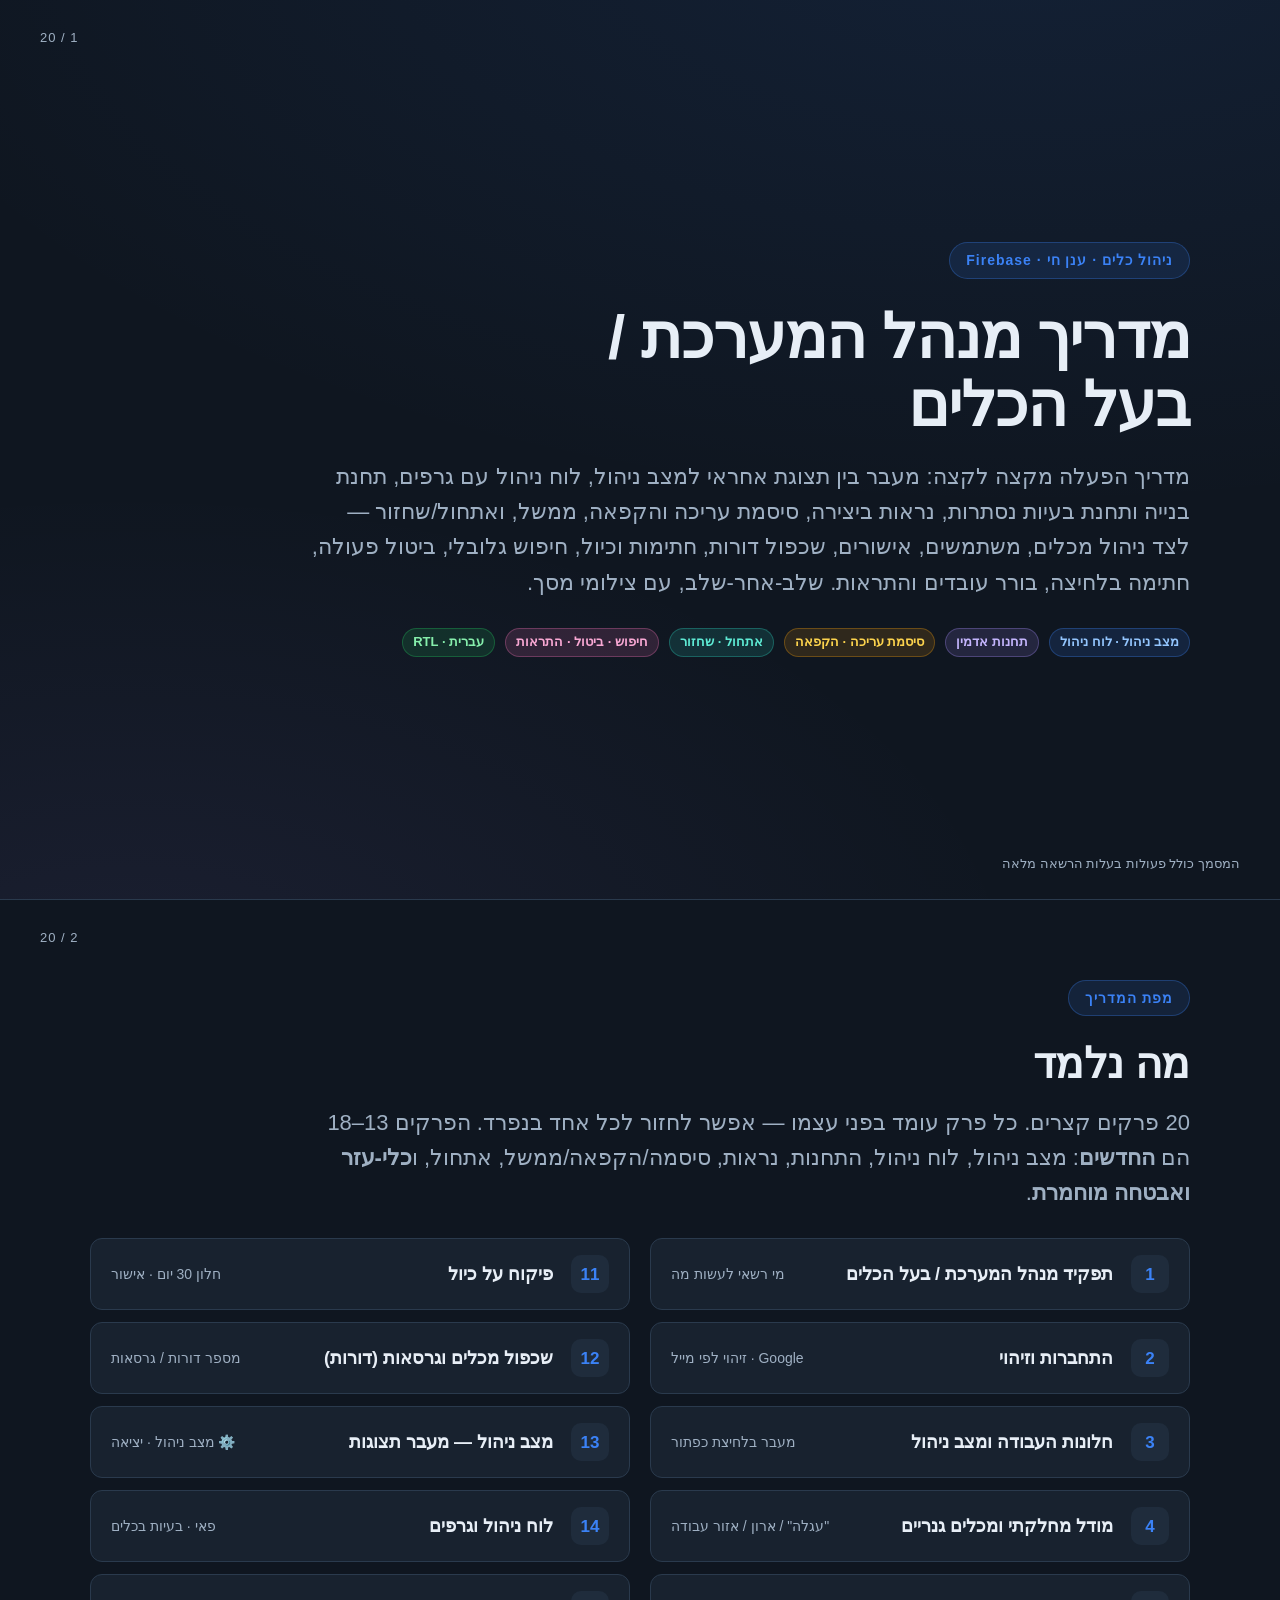
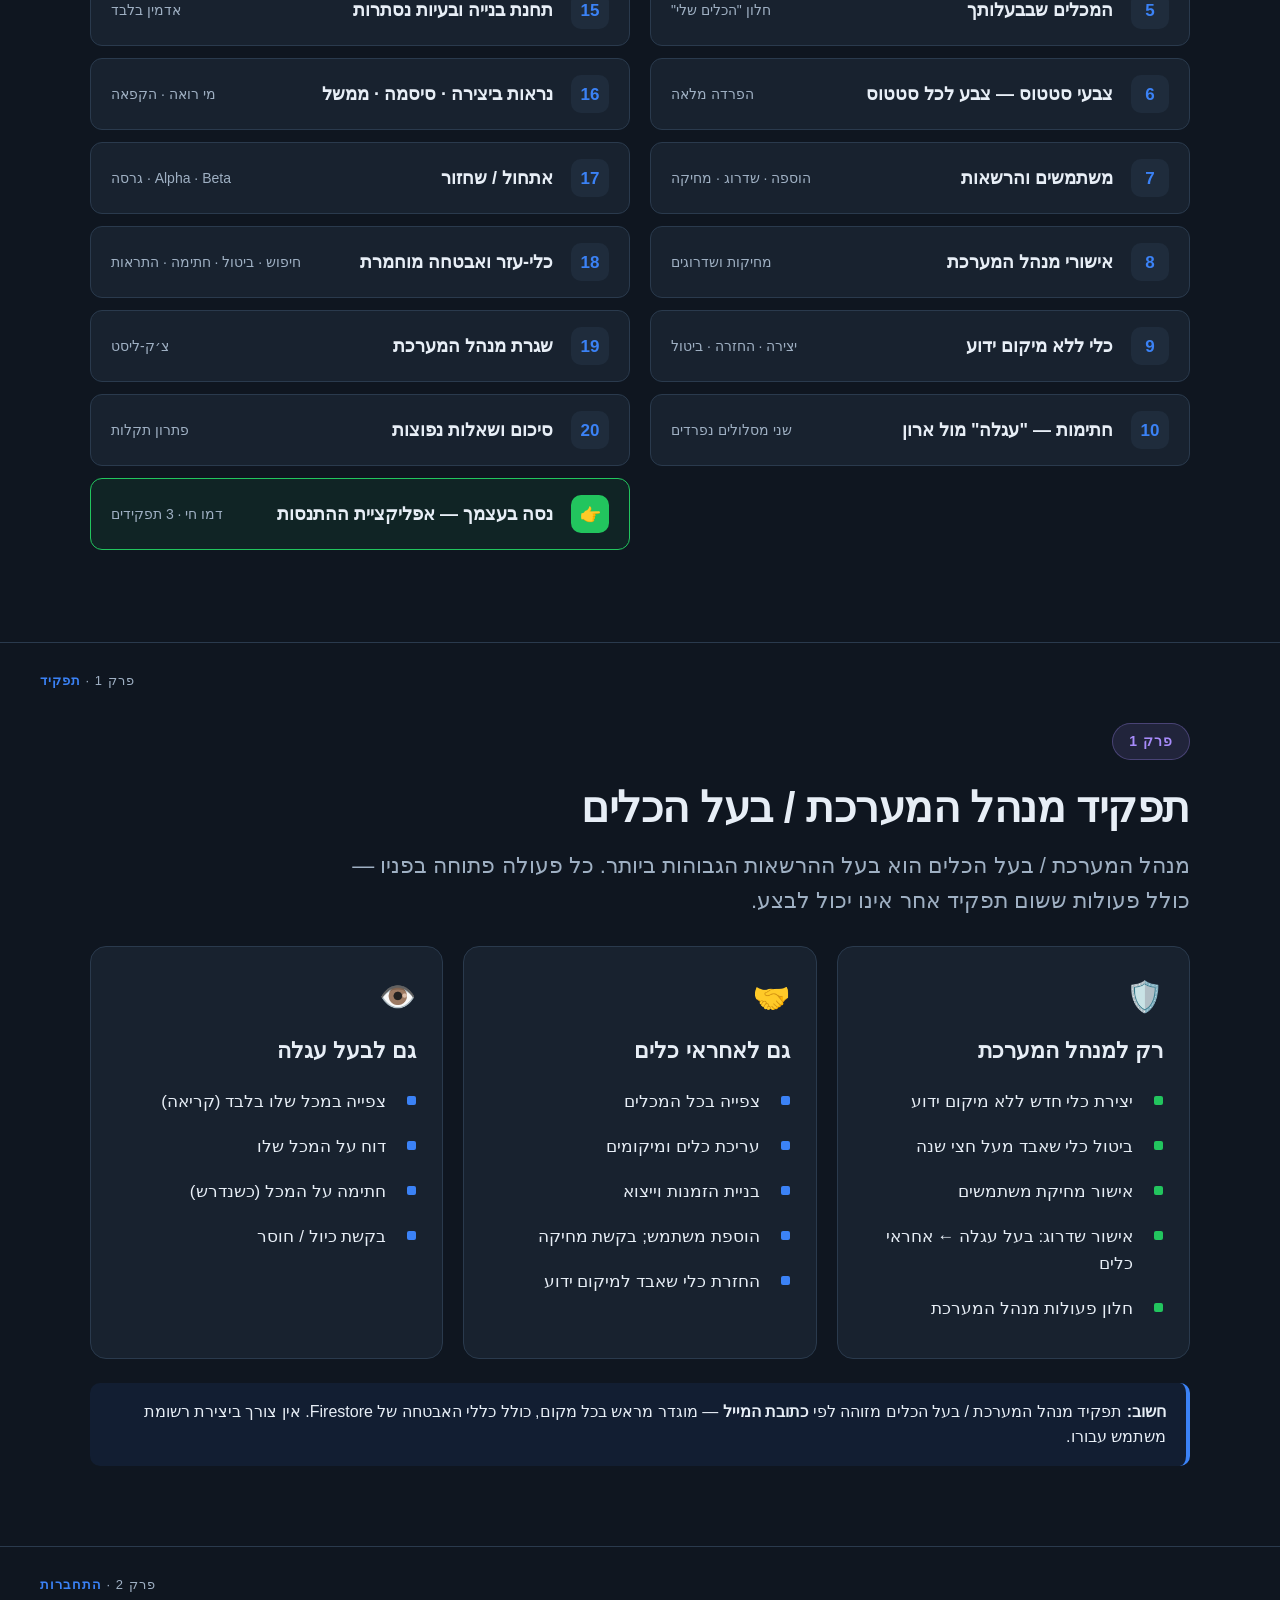
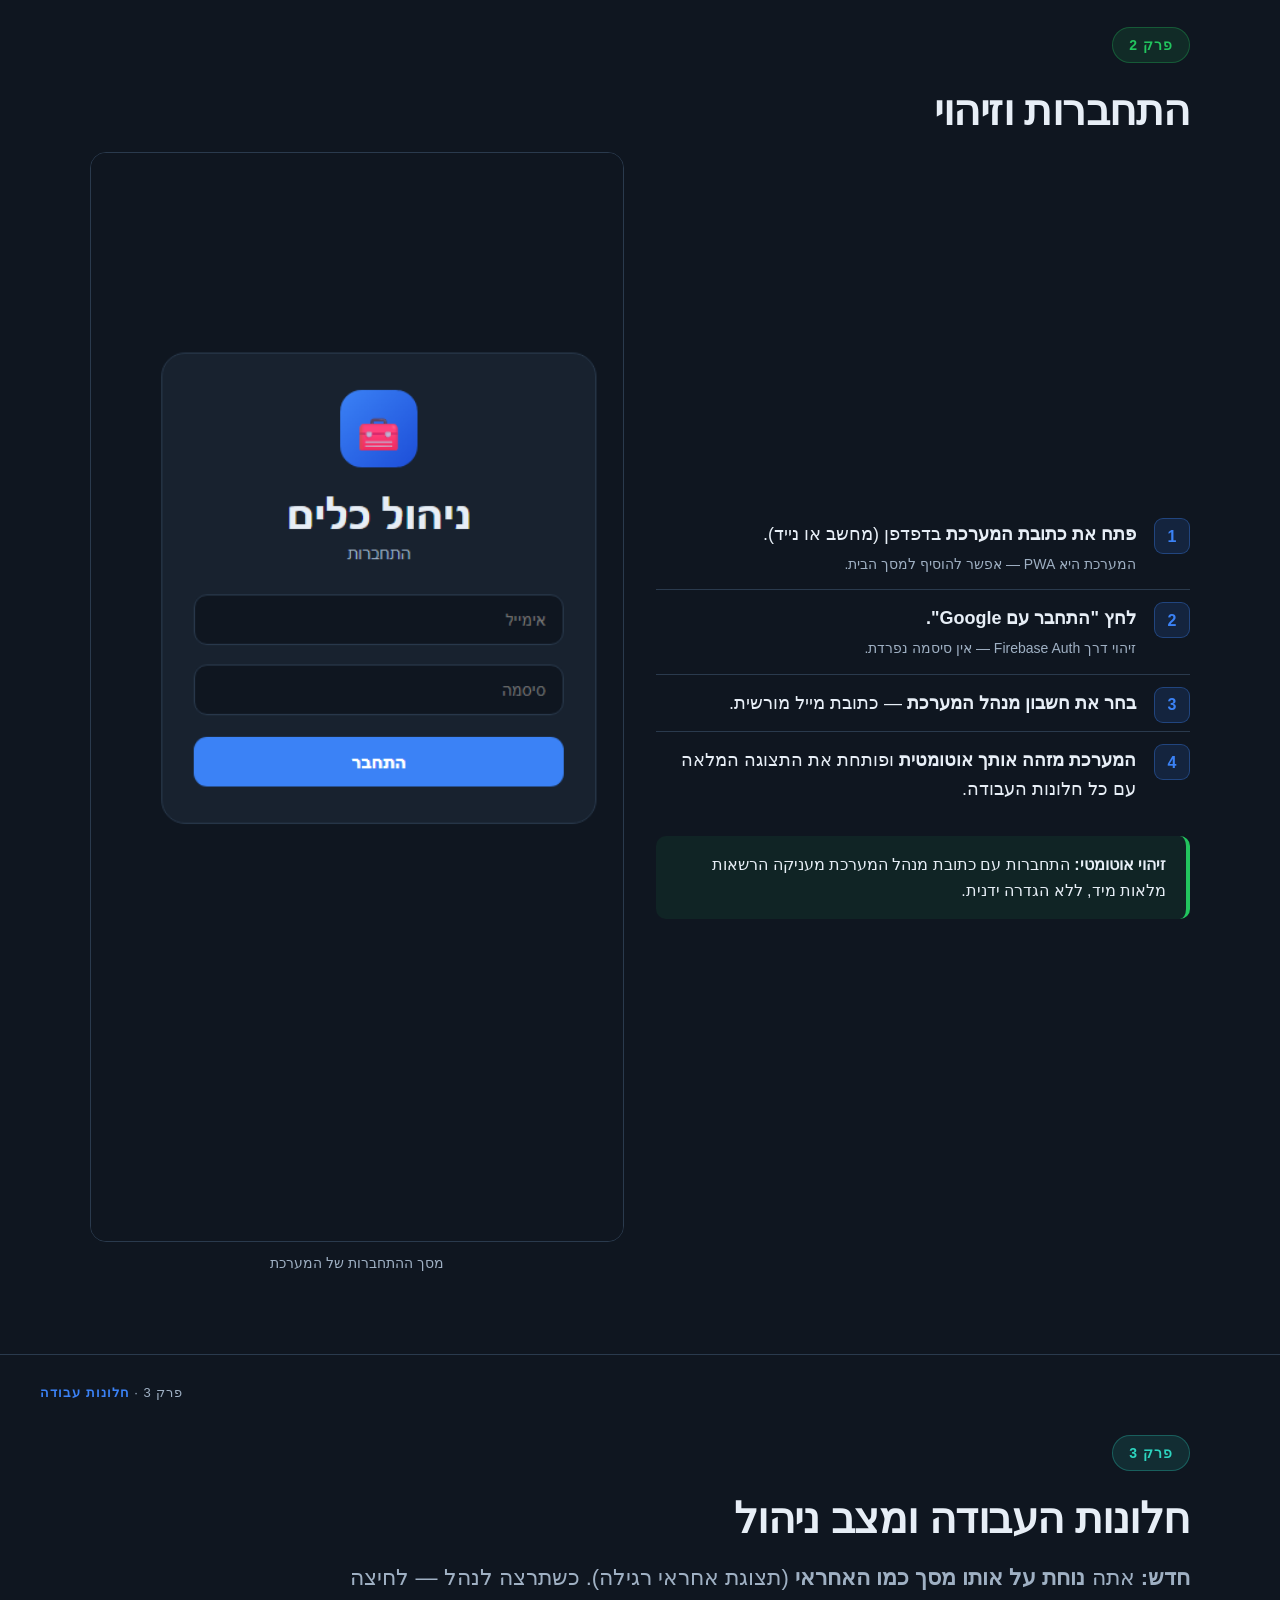
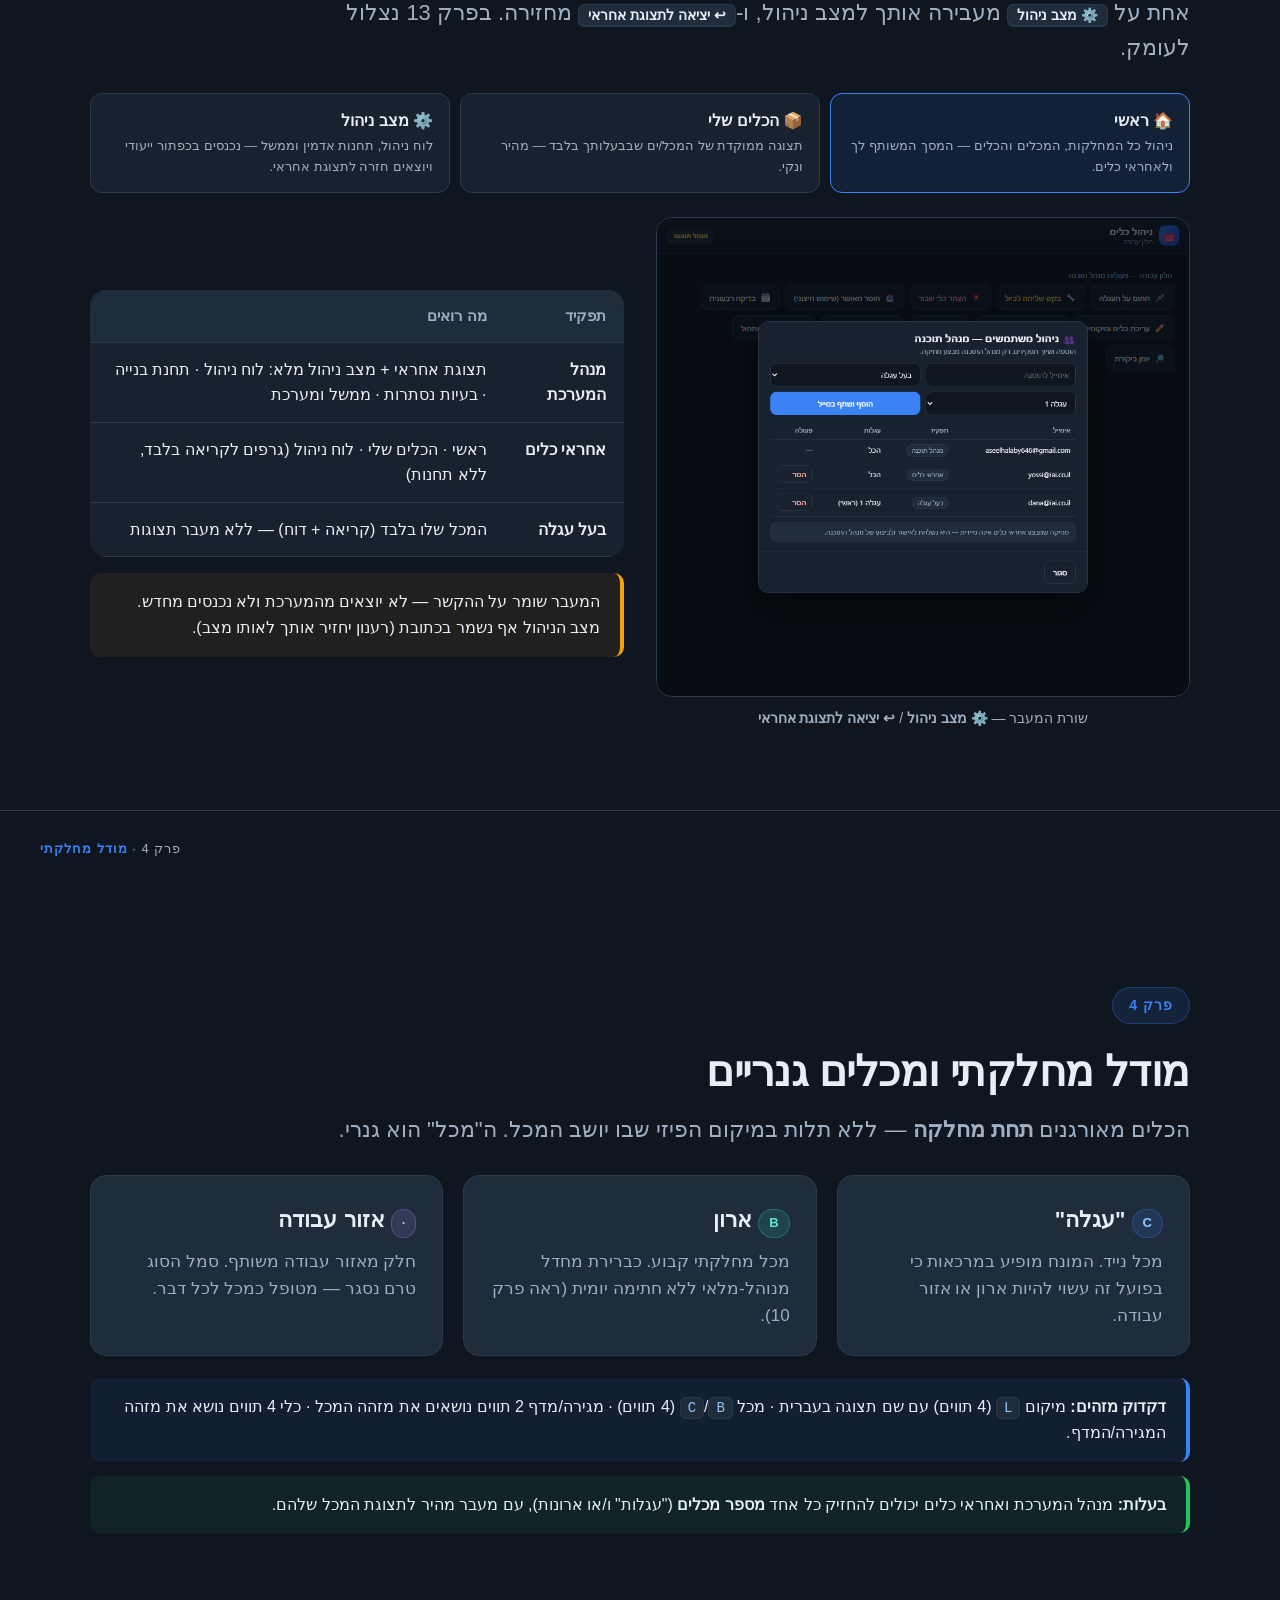
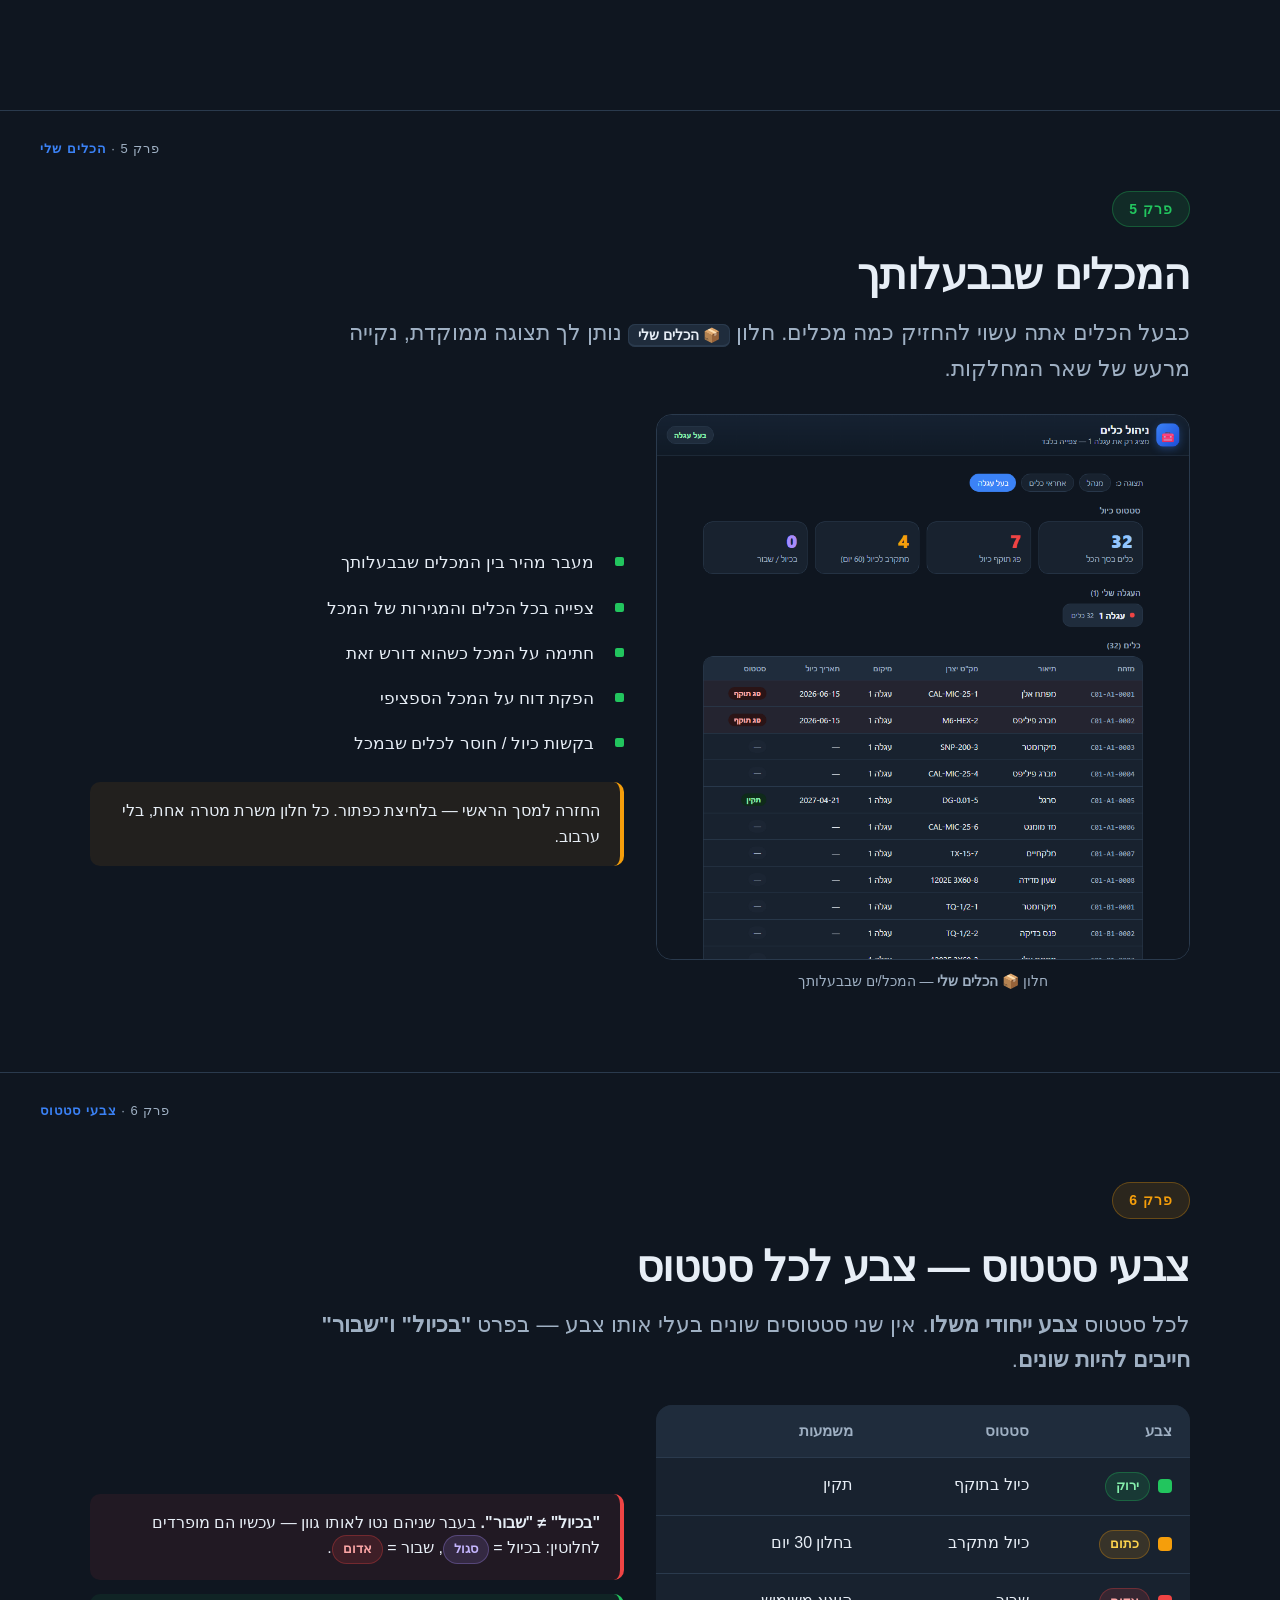
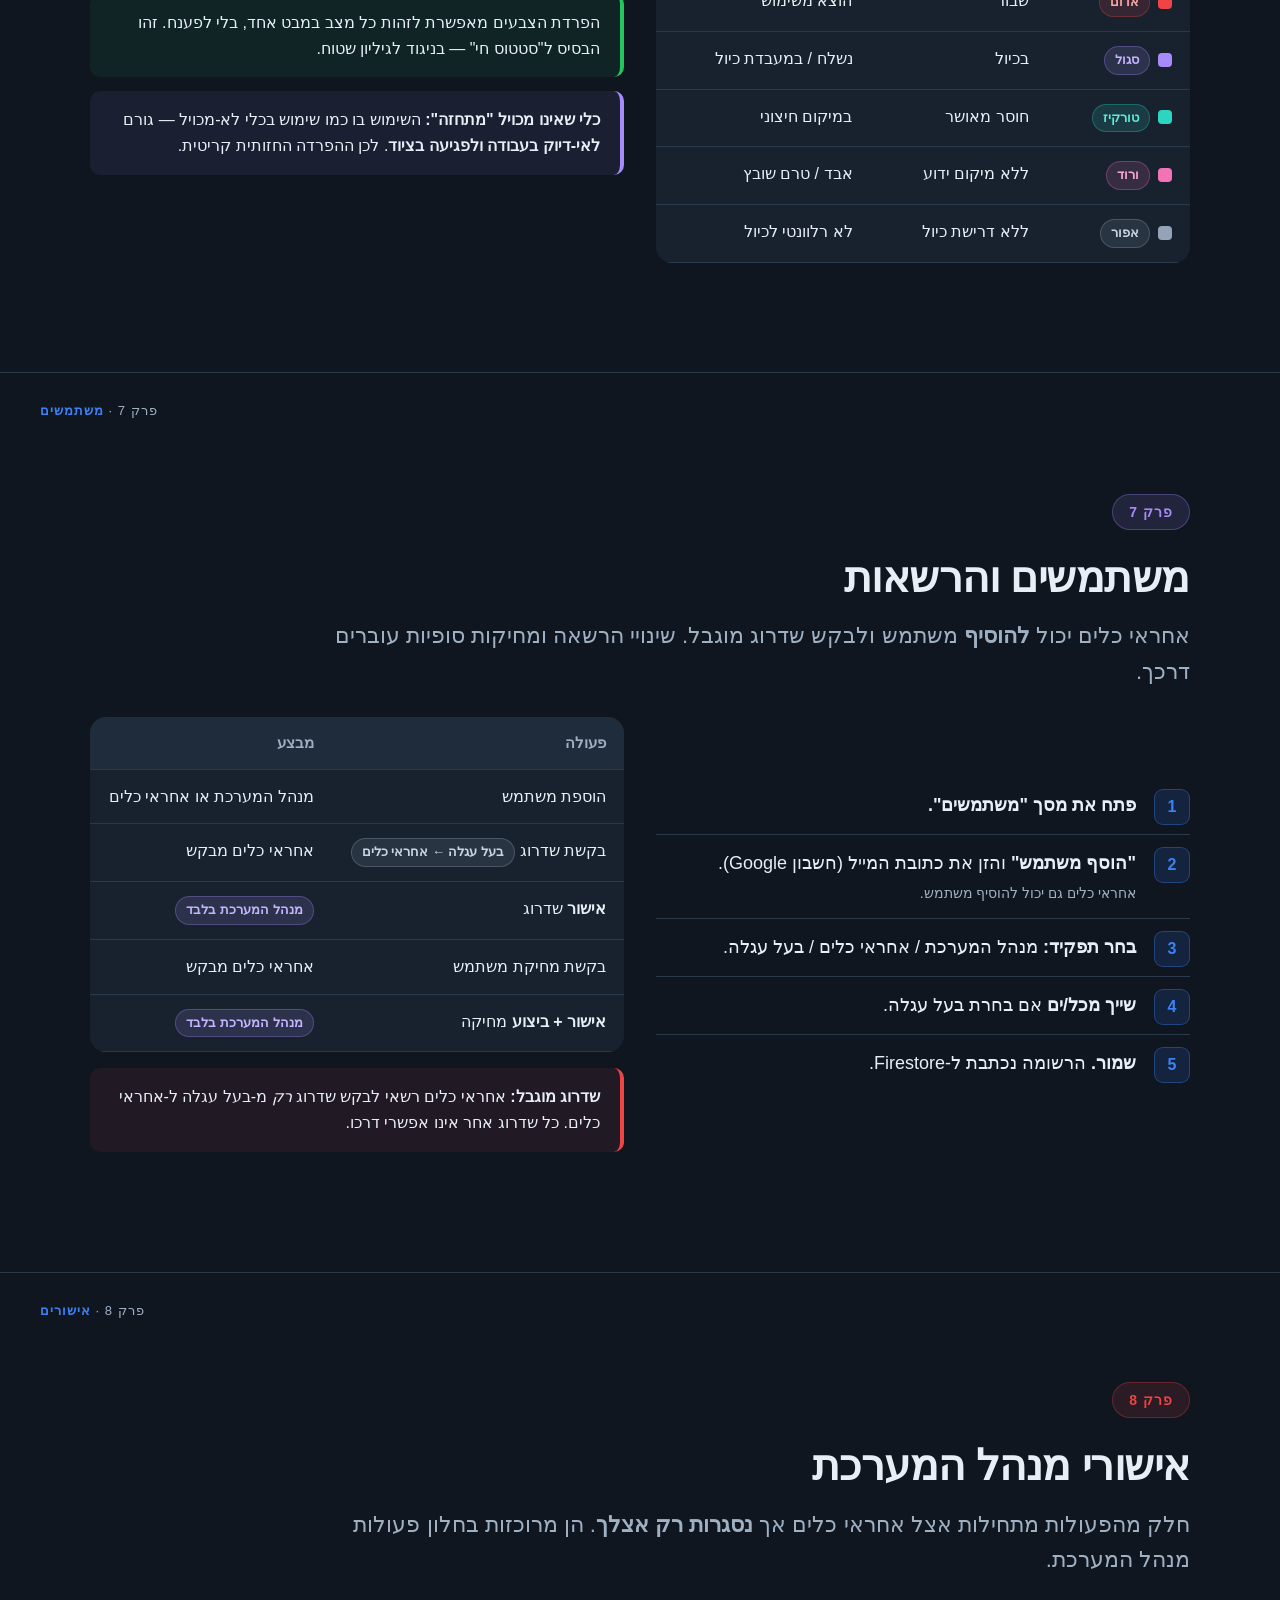
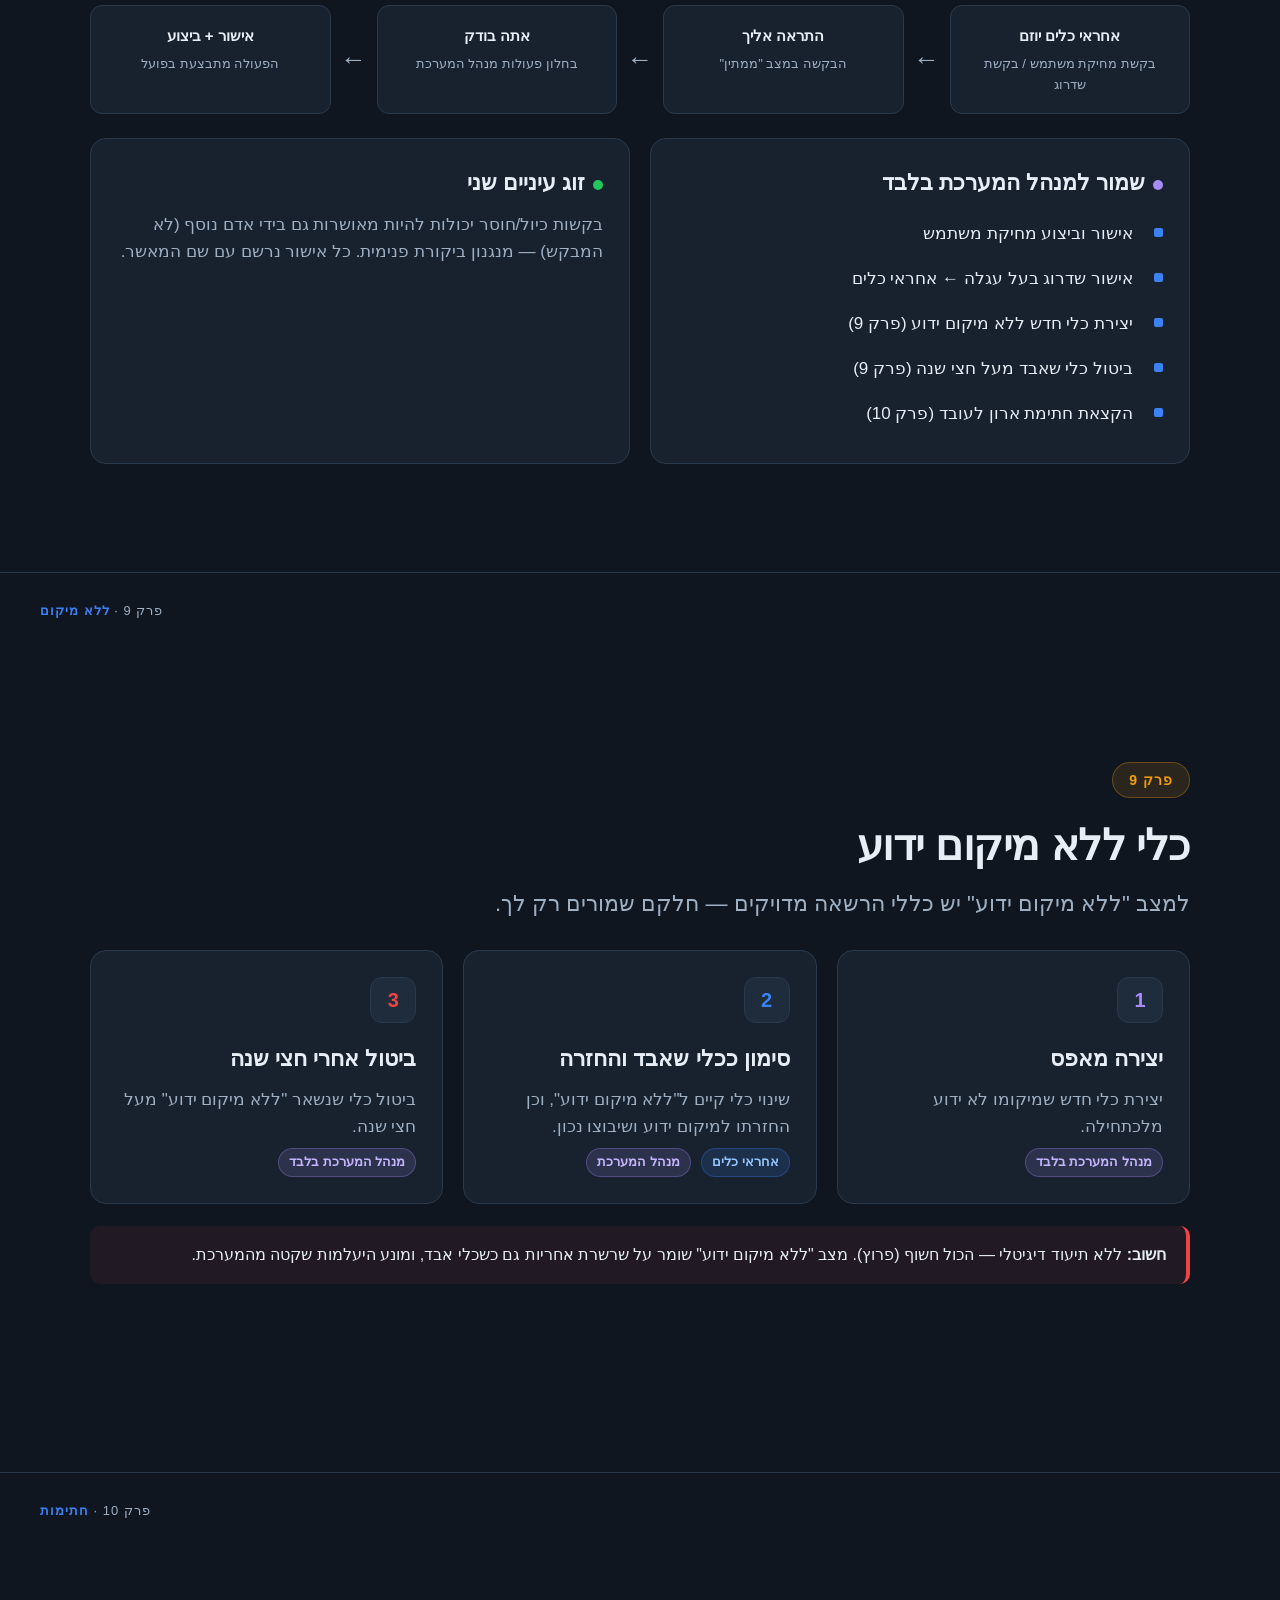
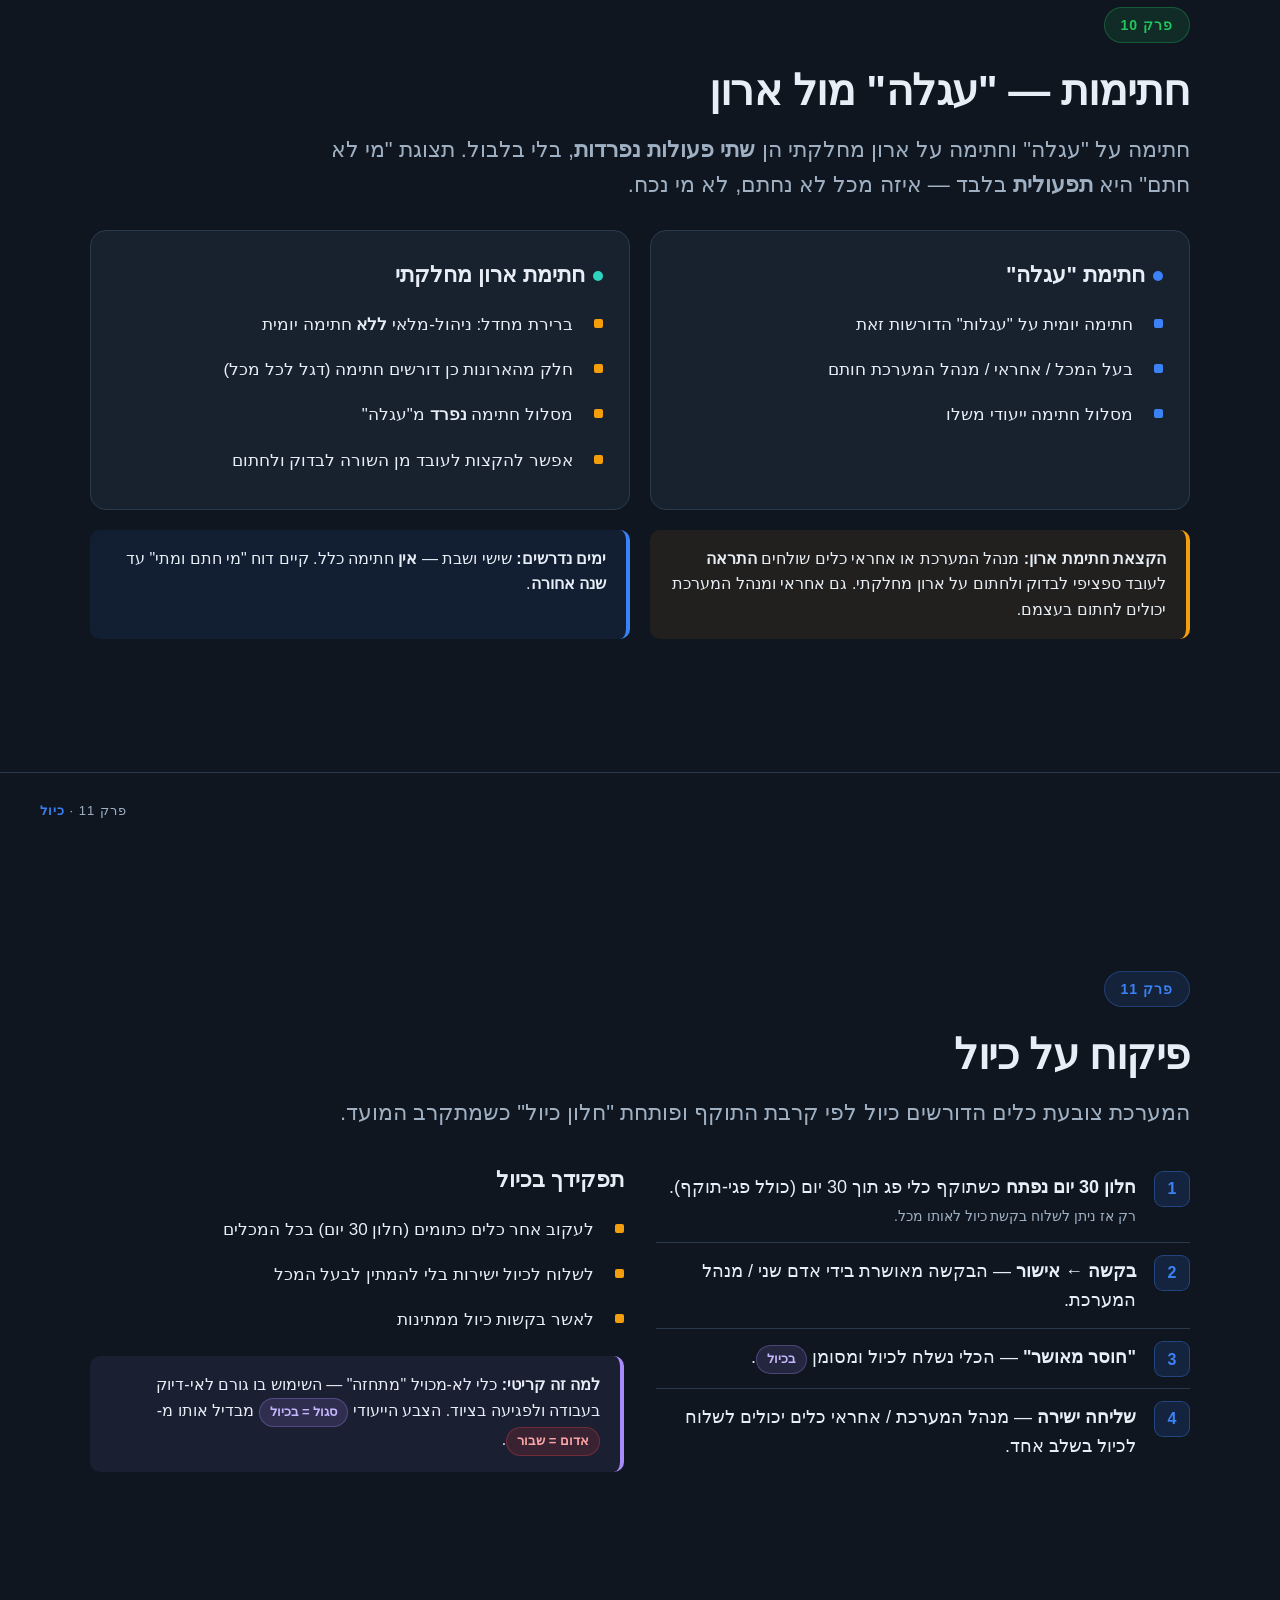
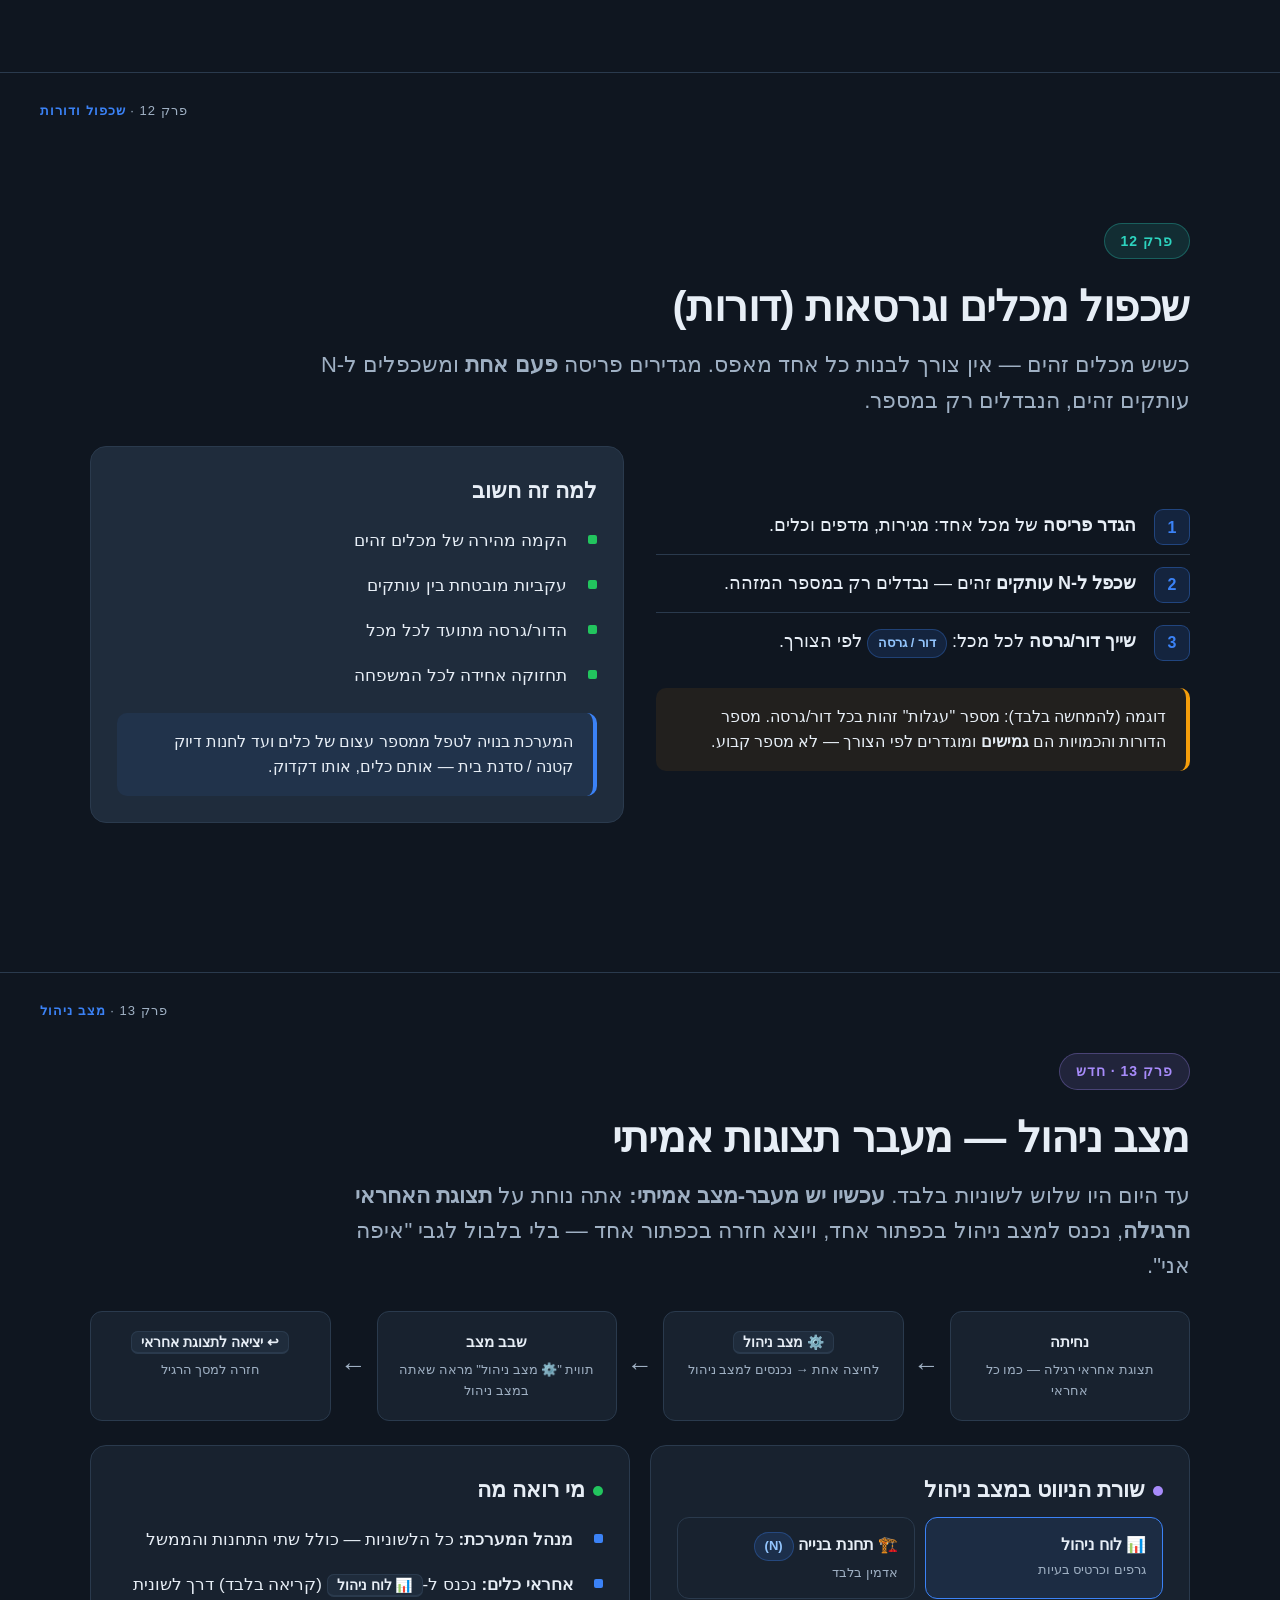
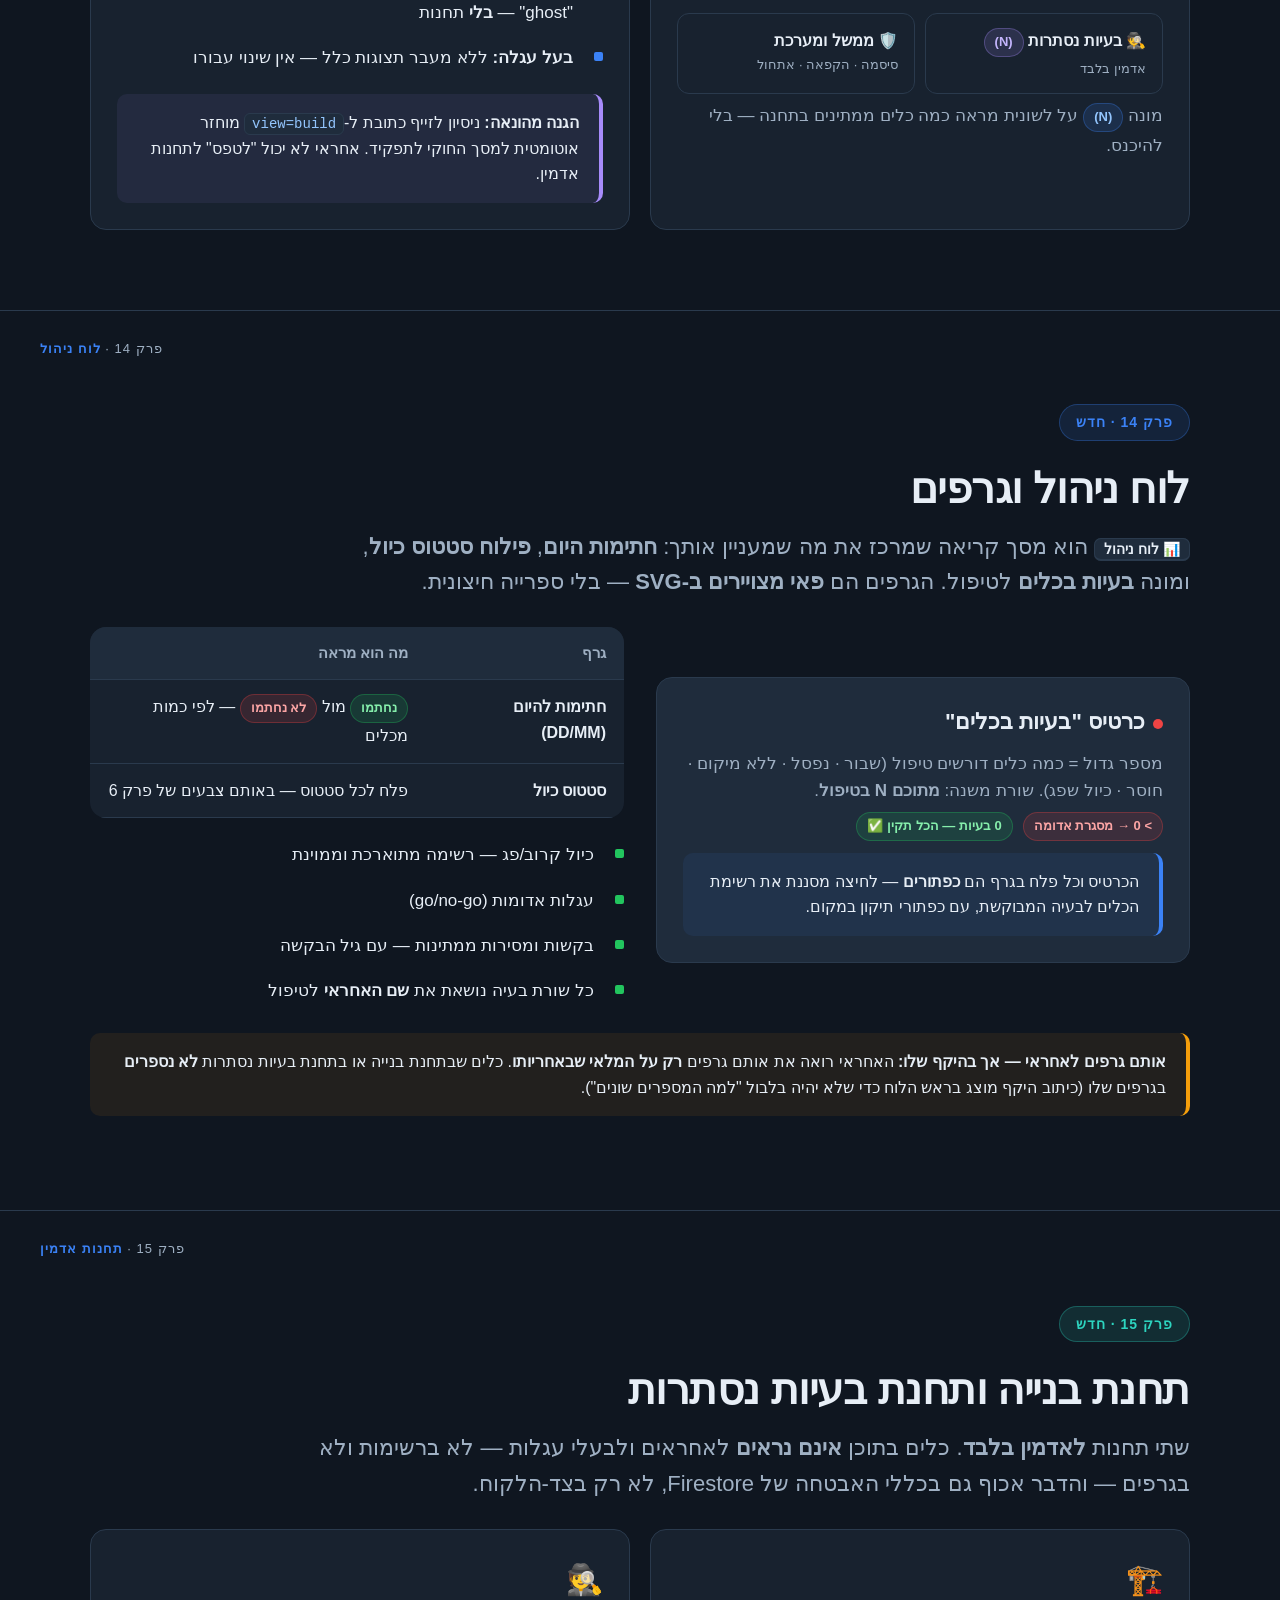
<file: presentations/training-admin/index.html>
<!DOCTYPE html>
<html lang="he" dir="rtl">
<head>
<meta charset="UTF-8">
<meta name="viewport" content="width=device-width, initial-scale=1.0">
<title>מדריך מנהל המערכת / בעל הכלים</title>
<style>
  :root{
    --bg:#0f1620;
    --surface:#18222f;
    --surface2:#1f2c3c;
    --text:#e7eef6;
    --muted:#9fb0c3;
    --blue:#3b82f6;
    --green:#22c55e;
    --red:#ef4444;
    --amber:#f59e0b;
    --purple:#a78bfa;
    --teal:#2dd4bf;
    --pink:#f472b6;
    --gray:#94a3b8;
    --border:#2a3a4d;
    --radius:16px;
  }
  *{box-sizing:border-box;margin:0;padding:0}
  html{scroll-behavior:smooth}
  body{
    background:var(--bg);
    color:var(--text);
    font-family:"Segoe UI",Arial,sans-serif;
    line-height:1.6;
    -webkit-font-smoothing:antialiased;
    direction:rtl;
  }
  .slide{
    min-height:100vh;
    width:100%;
    display:flex;
    flex-direction:column;
    justify-content:center;
    padding:80px 40px;
    border-bottom:1px solid var(--border);
    position:relative;
  }
  .inner{width:100%;max-width:1100px;margin:0 auto}
  .kicker{
    display:inline-block;font-size:14px;font-weight:600;letter-spacing:1px;
    color:var(--blue);background:rgba(59,130,246,.12);
    border:1px solid rgba(59,130,246,.3);padding:6px 16px;
    border-radius:999px;margin-bottom:24px;
  }
  .kicker.purple{color:var(--purple);background:rgba(167,139,250,.12);border-color:rgba(167,139,250,.3)}
  .kicker.green{color:var(--green);background:rgba(34,197,94,.12);border-color:rgba(34,197,94,.3)}
  .kicker.amber{color:var(--amber);background:rgba(245,158,11,.12);border-color:rgba(245,158,11,.3)}
  .kicker.red{color:var(--red);background:rgba(239,68,68,.12);border-color:rgba(239,68,68,.3)}
  .kicker.teal{color:var(--teal);background:rgba(45,212,191,.12);border-color:rgba(45,212,191,.3)}
  h1{font-size:62px;line-height:1.1;font-weight:800;letter-spacing:-1px;margin-bottom:20px}
  h2{font-size:42px;line-height:1.15;font-weight:800;letter-spacing:-.5px;margin-bottom:16px}
  h3{font-size:22px;font-weight:700;margin-bottom:10px}
  .lead{font-size:22px;color:var(--muted);max-width:880px;margin-bottom:28px}
  .sub{font-size:18px;color:var(--muted)}
  p{font-size:17px;color:var(--text)}
  .muted{color:var(--muted)}
  .num-badge{
    display:inline-flex;align-items:center;justify-content:center;
    width:46px;height:46px;border-radius:12px;
    background:var(--surface2);border:1px solid var(--border);
    font-size:20px;font-weight:800;color:var(--blue);margin-bottom:18px;
  }
  .grid{display:grid;gap:20px}
  .g2{grid-template-columns:repeat(2,1fr)}
  .g3{grid-template-columns:repeat(3,1fr)}
  .g4{grid-template-columns:repeat(4,1fr)}
  @media(max-width:820px){
    h1{font-size:42px}h2{font-size:30px}
    .g2,.g3,.g4{grid-template-columns:1fr}
    .slide{padding:56px 20px}
    .split{grid-template-columns:1fr!important}
  }
  .card{
    background:var(--surface);border:1px solid var(--border);
    border-radius:var(--radius);padding:26px;
  }
  .card.raised{background:var(--surface2)}
  .card h3 .dot{display:inline-block;width:10px;height:10px;border-radius:50%;margin-inline-end:8px;vertical-align:middle}
  .stat{
    background:var(--surface);border:1px solid var(--border);
    border-radius:var(--radius);padding:28px 24px;text-align:center;
  }
  .stat .num{font-size:46px;font-weight:800;line-height:1;letter-spacing:-1px}
  .stat .lbl{font-size:15px;color:var(--muted);margin-top:10px}
  .icon{font-size:30px;display:block;margin-bottom:12px}
  ul.clean{list-style:none}
  ul.clean li{position:relative;padding:9px 0;padding-inline-start:30px;font-size:17px;color:var(--text)}
  ul.clean li::before{
    content:"";position:absolute;inset-inline-start:0;top:17px;
    width:9px;height:9px;border-radius:2px;background:var(--blue);
  }
  ul.bad li::before{background:var(--red)}
  ul.good li::before{background:var(--green)}
  ul.amber li::before{background:var(--amber)}
  ol.steps{list-style:none;counter-reset:step}
  ol.steps li{
    position:relative;counter-increment:step;
    padding:14px 0;padding-inline-start:54px;
    border-bottom:1px solid var(--border);font-size:18px;
  }
  ol.steps li:last-child{border-bottom:none}
  ol.steps li::before{
    content:counter(step);position:absolute;inset-inline-start:0;top:12px;
    width:34px;height:34px;border-radius:9px;
    display:flex;align-items:center;justify-content:center;
    background:rgba(59,130,246,.14);border:1px solid rgba(59,130,246,.35);
    color:var(--blue);font-weight:800;font-size:16px;
  }
  ol.steps li b{color:var(--text)}
  ol.steps li .tip{display:block;font-size:14px;color:var(--muted);margin-top:4px}
  table{width:100%;border-collapse:collapse;border-radius:var(--radius);overflow:hidden;background:var(--surface)}
  th,td{padding:14px 18px;text-align:start;border-bottom:1px solid var(--border);font-size:16px;vertical-align:top}
  th{background:var(--surface2);font-weight:700;font-size:15px;color:var(--muted)}
  .pill{display:inline-block;font-size:13px;font-weight:600;padding:3px 10px;border-radius:999px}
  .pill.ok{background:rgba(34,197,94,.14);color:#86efac;border:1px solid rgba(34,197,94,.3)}
  .pill.no{background:rgba(239,68,68,.14);color:#fca5a5;border:1px solid rgba(239,68,68,.3)}
  .pill.amber{background:rgba(245,158,11,.14);color:#fcd34d;border:1px solid rgba(245,158,11,.3)}
  .pill.blue{background:rgba(59,130,246,.14);color:#93c5fd;border:1px solid rgba(59,130,246,.3)}
  .pill.purple{background:rgba(167,139,250,.14);color:#c4b5fd;border:1px solid rgba(167,139,250,.3)}
  .pill.teal{background:rgba(45,212,191,.14);color:#5eead4;border:1px solid rgba(45,212,191,.3)}
  .pill.pink{background:rgba(244,114,182,.14);color:#f9a8d4;border:1px solid rgba(244,114,182,.3)}
  .pill.gray{background:rgba(148,163,184,.14);color:#cbd5e1;border:1px solid rgba(148,163,184,.3)}
  .shot{width:100%;border-radius:var(--radius);border:1px solid var(--border);display:block;background:var(--surface)}
  figure{margin:0}
  figcaption{font-size:14px;color:var(--muted);margin-top:10px;text-align:center}
  .split{display:grid;grid-template-columns:1fr 1fr;gap:32px;align-items:center}
  .note{
    border-inline-start:4px solid var(--amber);background:rgba(245,158,11,.08);
    border-radius:10px;padding:16px 20px;font-size:16px;color:var(--text);
  }
  .note.blue{border-color:var(--blue);background:rgba(59,130,246,.08)}
  .note.red{border-color:var(--red);background:rgba(239,68,68,.08)}
  .note.green{border-color:var(--green);background:rgba(34,197,94,.08)}
  .note.purple{border-color:var(--purple);background:rgba(167,139,250,.08)}
  .note b{color:var(--text)}
  .toc-row{
    display:flex;align-items:center;gap:18px;padding:16px 20px;
    border:1px solid var(--border);border-radius:12px;background:var(--surface);margin-bottom:12px;
    color:inherit;text-decoration:none;transition:border-color .15s,background .15s;
  }
  a.toc-row:hover{border-color:var(--blue);background:var(--surface2)}
  a.toc-row:focus-visible{outline:2px solid var(--blue);outline-offset:2px}
  .toc-row .n{
    width:38px;height:38px;border-radius:10px;flex:none;
    display:flex;align-items:center;justify-content:center;
    background:var(--surface2);color:var(--blue);font-weight:800;font-size:17px;
  }
  .toc-row .t{font-size:18px;font-weight:600}
  .toc-row .d{font-size:14px;color:var(--muted);margin-inline-start:auto}
  .badge-row{display:flex;flex-wrap:wrap;gap:10px;margin-top:8px}
  kbd{
    background:var(--surface2);border:1px solid var(--border);border-bottom-width:2px;
    border-radius:7px;padding:2px 9px;font-family:inherit;font-size:14px;color:var(--text);font-weight:600;
  }
  .flow{display:flex;align-items:stretch;gap:0;flex-wrap:wrap}
  .flow .step{
    flex:1;min-width:150px;background:var(--surface);border:1px solid var(--border);
    border-radius:12px;padding:18px;text-align:center;position:relative;
  }
  .flow .arrow{display:flex;align-items:center;justify-content:center;padding:0 10px;color:var(--muted);font-size:26px}
  .flow .step .big{font-size:15px;font-weight:700;margin-bottom:6px}
  .flow .step .sm{font-size:13px;color:var(--muted)}
  .footer-note{position:absolute;bottom:24px;inset-inline-start:40px;font-size:13px;color:var(--muted)}
  .page-tag{position:absolute;top:28px;inset-inline-end:40px;font-size:13px;color:var(--muted);letter-spacing:1px}
  .tag-em{color:var(--blue);font-weight:700}
  code.k{background:var(--surface2);border:1px solid var(--border);border-radius:6px;padding:2px 7px;font-size:14px;color:#93c5fd}
  .winbtns{display:flex;gap:10px;flex-wrap:wrap;margin:14px 0 4px}
  .winbtn{
    display:flex;flex-direction:column;gap:2px;flex:1;min-width:200px;
    border:1px solid var(--border);border-radius:12px;padding:14px 16px;background:var(--surface);
  }
  .winbtn .b{font-weight:700;font-size:16px}
  .winbtn .s{font-size:13px;color:var(--muted)}
  .winbtn.active{border-color:var(--blue);background:rgba(59,130,246,.10)}
  .swatch{display:inline-block;width:14px;height:14px;border-radius:4px;vertical-align:middle;margin-inline-end:8px}

  /* ===== PRINT / SAVE-AS-PDF ===== */
  @media print{
    @page{size:A4 landscape;margin:12mm}
    html{scroll-behavior:auto}
    /* Print-safe: dark-on-light instead of the dark theme */
    :root{
      --bg:#ffffff;--surface:#ffffff;--surface2:#f1f5f9;
      --text:#0f1620;--muted:#475569;--border:#cbd5e1;
    }
    body{background:#fff;color:var(--text);-webkit-print-color-adjust:exact;print-color-adjust:exact}
    /* Each slide = its own page */
    .slide{
      min-height:auto;height:auto;page-break-after:always;break-after:page;
      page-break-inside:avoid;break-inside:avoid;
      padding:0 0 8mm 0;border-bottom:none;justify-content:flex-start;
      background:#fff!important;
    }
    .slide:last-of-type{page-break-after:auto;break-after:auto}
    .inner{max-width:100%}
    /* Keep cards/tables/notes from splitting across pages */
    .card,.stat,table,.note,.toc-row,.winbtn,.flow .step,figure,ol.steps li{
      break-inside:avoid;page-break-inside:avoid;
    }
    /* Hide on-screen nav chrome that is meaningless on paper */
    .footer-note,.page-tag{display:none!important}
    /* Tame oversized type so a slide fits one page */
    h1{font-size:34px;margin-bottom:12px}
    h2{font-size:26px;margin-bottom:10px}
    h3{font-size:17px}
    .lead{font-size:15px;margin-bottom:14px;max-width:100%}
    p,li,td,th{font-size:12px}
    .stat .num{font-size:30px}
    .icon{font-size:22px}
    /* Make TOC links print as plain text with their target as a hint */
    a.toc-row{color:inherit;text-decoration:none}
  }
</style>
</head>
<body>

<!-- 1 — TITLE -->
<section class="slide" style="justify-content:center;background:radial-gradient(1200px 600px at 80% -10%,rgba(59,130,246,.10),transparent),radial-gradient(900px 500px at 10% 110%,rgba(167,139,250,.08),transparent)">
  <span class="page-tag">1 / 20</span>
  <div class="inner">
    <span class="kicker">ניהול כלים · ענן חי · Firebase</span>
    <h1>מדריך מנהל המערכת /<br>בעל הכלים</h1>
    <p class="lead">מדריך הפעלה מקצה לקצה: מעבר בין תצוגת אחראי למצב ניהול, לוח ניהול עם גרפים, תחנת בנייה ותחנת בעיות נסתרות, נראות ביצירה, סיסמת עריכה והקפאה, ממשל, ואתחול/שחזור — לצד ניהול מכלים, משתמשים, אישורים, שכפול דורות, חתימות וכיול, חיפוש גלובלי, ביטול פעולה, חתימה בלחיצה, בורר עובדים והתראות. שלב-אחר-שלב, עם צילומי מסך.</p>
    <div class="badge-row">
      <span class="pill blue">מצב ניהול · לוח ניהול</span>
      <span class="pill purple">תחנות אדמין</span>
      <span class="pill amber">סיסמת עריכה · הקפאה</span>
      <span class="pill teal">אתחול · שחזור</span>
      <span class="pill pink">חיפוש · ביטול · התראות</span>
      <span class="pill ok">עברית · RTL</span>
    </div>
  </div>
  <div class="footer-note">המסמך כולל פעולות בעלות הרשאה מלאה</div>
</section>

<!-- 2 — TABLE OF CONTENTS -->
<section class="slide">
  <span class="page-tag">2 / 20</span>
  <div class="inner">
    <span class="kicker">מפת המדריך</span>
    <h2>מה נלמד</h2>
    <p class="lead">20 פרקים קצרים. כל פרק עומד בפני עצמו — אפשר לחזור לכל אחד בנפרד. הפרקים 13–18 הם <b>החדשים</b>: מצב ניהול, לוח ניהול, התחנות, נראות, סיסמה/הקפאה/ממשל, אתחול, ו<b>כלי-עזר ואבטחה מוחמרת</b>.</p>
    <div class="grid g2">
      <div>
        <a class="toc-row" href="#ch1"><span class="n">1</span><span class="t">תפקיד מנהל המערכת / בעל הכלים</span><span class="d">מי רשאי לעשות מה</span></a>
        <a class="toc-row" href="#ch2"><span class="n">2</span><span class="t">התחברות וזיהוי</span><span class="d">Google · זיהוי לפי מייל</span></a>
        <a class="toc-row" href="#ch3"><span class="n">3</span><span class="t">חלונות העבודה ומצב ניהול</span><span class="d">מעבר בלחיצת כפתור</span></a>
        <a class="toc-row" href="#ch4"><span class="n">4</span><span class="t">מודל מחלקתי ומכלים גנריים</span><span class="d">"עגלה" / ארון / אזור עבודה</span></a>
        <a class="toc-row" href="#ch5"><span class="n">5</span><span class="t">המכלים שבבעלותך</span><span class="d">חלון "הכלים שלי"</span></a>
        <a class="toc-row" href="#ch6"><span class="n">6</span><span class="t">צבעי סטטוס — צבע לכל סטטוס</span><span class="d">הפרדה מלאה</span></a>
        <a class="toc-row" href="#ch7"><span class="n">7</span><span class="t">משתמשים והרשאות</span><span class="d">הוספה · שדרוג · מחיקה</span></a>
        <a class="toc-row" href="#ch8"><span class="n">8</span><span class="t">אישורי מנהל המערכת</span><span class="d">מחיקות ושדרוגים</span></a>
        <a class="toc-row" href="#ch9"><span class="n">9</span><span class="t">כלי ללא מיקום ידוע</span><span class="d">יצירה · החזרה · ביטול</span></a>
        <a class="toc-row" href="#ch10"><span class="n">10</span><span class="t">חתימות — "עגלה" מול ארון</span><span class="d">שני מסלולים נפרדים</span></a>
      </div>
      <div>
        <a class="toc-row" href="#ch11"><span class="n">11</span><span class="t">פיקוח על כיול</span><span class="d">חלון 30 יום · אישור</span></a>
        <a class="toc-row" href="#ch12"><span class="n">12</span><span class="t">שכפול מכלים וגרסאות (דורות)</span><span class="d">מספר דורות / גרסאות</span></a>
        <a class="toc-row" href="#ch13"><span class="n">13</span><span class="t">מצב ניהול — מעבר תצוגות</span><span class="d">⚙️ מצב ניהול · יציאה</span></a>
        <a class="toc-row" href="#ch14"><span class="n">14</span><span class="t">לוח ניהול וגרפים</span><span class="d">פאי · בעיות בכלים</span></a>
        <a class="toc-row" href="#ch15"><span class="n">15</span><span class="t">תחנת בנייה ובעיות נסתרות</span><span class="d">אדמין בלבד</span></a>
        <a class="toc-row" href="#ch16"><span class="n">16</span><span class="t">נראות ביצירה · סיסמה · ממשל</span><span class="d">מי רואה · הקפאה</span></a>
        <a class="toc-row" href="#ch17"><span class="n">17</span><span class="t">אתחול / שחזור</span><span class="d">Alpha · Beta · גרסה</span></a>
        <a class="toc-row" href="#ch18"><span class="n">18</span><span class="t">כלי-עזר ואבטחה מוחמרת</span><span class="d">חיפוש · ביטול · חתימה · התראות</span></a>
        <a class="toc-row" href="#ch19"><span class="n">19</span><span class="t">שגרת מנהל המערכת</span><span class="d">צ׳ק-ליסט</span></a>
        <a class="toc-row" href="#ch20"><span class="n">20</span><span class="t">סיכום ושאלות נפוצות</span><span class="d">פתרון תקלות</span></a>
        <a class="toc-row" href="#try-it-yourself" style="border-color:var(--green);background:rgba(34,197,94,.08)"><span class="n" style="background:var(--green);color:#fff">👉</span><span class="t">נסה בעצמך — אפליקציית ההתנסות</span><span class="d">דמו חי · 3 תפקידים</span></a>
      </div>
    </div>
  </div>
</section>

<!-- 3 — THE ROLE -->
<section class="slide" id="ch1">
  <span class="page-tag">פרק 1 · <span class="tag-em">תפקיד</span></span>
  <div class="inner">
    <span class="kicker purple">פרק 1</span>
    <h2>תפקיד מנהל המערכת / בעל הכלים</h2>
    <p class="lead">מנהל המערכת / בעל הכלים הוא בעל ההרשאות הגבוהות ביותר. כל פעולה פתוחה בפניו — כולל פעולות ששום תפקיד אחר אינו יכול לבצע.</p>
    <div class="grid g3">
      <div class="card">
        <span class="icon">🛡️</span>
        <h3>רק למנהל המערכת</h3>
        <ul class="clean good">
          <li>יצירת כלי חדש ללא מיקום ידוע</li>
          <li>ביטול כלי שאבד מעל חצי שנה</li>
          <li>אישור מחיקת משתמשים</li>
          <li>אישור שדרוג: בעל עגלה ← אחראי כלים</li>
          <li>חלון פעולות מנהל המערכת</li>
        </ul>
      </div>
      <div class="card">
        <span class="icon">🤝</span>
        <h3>גם לאחראי כלים</h3>
        <ul class="clean">
          <li>צפייה בכל המכלים</li>
          <li>עריכת כלים ומיקומים</li>
          <li>בניית הזמנות וייצוא</li>
          <li>הוספת משתמש; בקשת מחיקה</li>
          <li>החזרת כלי שאבד למיקום ידוע</li>
        </ul>
      </div>
      <div class="card">
        <span class="icon">👁️</span>
        <h3>גם לבעל עגלה</h3>
        <ul class="clean">
          <li>צפייה במכל שלו בלבד (קריאה)</li>
          <li>דוח על המכל שלו</li>
          <li>חתימה על המכל (כשנדרש)</li>
          <li>בקשת כיול / חוסר</li>
        </ul>
      </div>
    </div>
    <div class="note blue" style="margin-top:24px"><b>חשוב:</b> תפקיד מנהל המערכת / בעל הכלים מזוהה לפי <b>כתובת המייל</b> — מוגדר מראש בכל מקום, כולל כללי האבטחה של Firestore. אין צורך ביצירת רשומת משתמש עבורו.</div>
  </div>
</section>

<!-- 4 — LOGGING IN -->
<section class="slide" id="ch2">
  <span class="page-tag">פרק 2 · <span class="tag-em">התחברות</span></span>
  <div class="inner">
    <span class="kicker green">פרק 2</span>
    <h2>התחברות וזיהוי</h2>
    <div class="split">
      <div>
        <ol class="steps">
          <li><b>פתח את כתובת המערכת</b> בדפדפן (מחשב או נייד).<span class="tip">המערכת היא PWA — אפשר להוסיף למסך הבית.</span></li>
          <li><b>לחץ "התחבר עם Google".</b><span class="tip">זיהוי דרך Firebase Auth — אין סיסמה נפרדת.</span></li>
          <li><b>בחר את חשבון מנהל המערכת</b> — כתובת מייל מורשית.</li>
          <li><b>המערכת מזהה אותך אוטומטית</b> ופותחת את התצוגה המלאה עם כל חלונות העבודה.</li>
        </ol>
        <div class="note green" style="margin-top:18px"><b>זיהוי אוטומטי:</b> התחברות עם כתובת מנהל המערכת מעניקה הרשאות מלאות מיד, ללא הגדרה ידנית.</div>
      </div>
      <figure>
        <img class="shot" src="[data-uri]" alt="מסך התחברות">
        <figcaption>מסך ההתחברות של המערכת</figcaption>
      </figure>
    </div>
  </div>
</section>

<!-- 5 — WORK WINDOWS & MANAGEMENT MODE -->
<section class="slide" id="ch3">
  <span class="page-tag">פרק 3 · <span class="tag-em">חלונות עבודה</span></span>
  <div class="inner">
    <span class="kicker teal">פרק 3</span>
    <h2>חלונות העבודה ומצב ניהול</h2>
    <p class="lead"><b>חדש:</b> אתה <b>נוחת על אותו מסך כמו האחראי</b> (תצוגת אחראי רגילה). כשתרצה לנהל — לחיצה אחת על <kbd>⚙️ מצב ניהול</kbd> מעבירה אותך למצב ניהול, ו-<kbd>↩ יציאה לתצוגת אחראי</kbd> מחזירה. בפרק 13 נצלול לעומק.</p>
    <div class="winbtns">
      <div class="winbtn active">
        <span class="b">🏠 ראשי</span>
        <span class="s">ניהול כל המחלקות, המכלים והכלים — המסך המשותף לך ולאחראי כלים.</span>
      </div>
      <div class="winbtn">
        <span class="b">📦 הכלים שלי</span>
        <span class="s">תצוגה ממוקדת של המכל/ים שבבעלותך בלבד — מהיר ונקי.</span>
      </div>
      <div class="winbtn">
        <span class="b">⚙️ מצב ניהול</span>
        <span class="s">לוח ניהול, תחנות אדמין וממשל — נכנסים בכפתור ייעודי ויוצאים חזרה לתצוגת אחראי.</span>
      </div>
    </div>
    <div class="split" style="margin-top:24px">
      <figure>
        <img class="shot" src="[data-uri]" alt="מצב ניהול — שורת מעבר">
        <figcaption>שורת המעבר — <b>⚙️ מצב ניהול</b> / <b>↩ יציאה לתצוגת אחראי</b></figcaption>
      </figure>
      <div>
        <table>
          <tr><th>תפקיד</th><th>מה רואים</th></tr>
          <tr><td><b>מנהל המערכת</b></td><td>תצוגת אחראי + מצב ניהול מלא: לוח ניהול · תחנת בנייה · בעיות נסתרות · ממשל ומערכת</td></tr>
          <tr><td><b>אחראי כלים</b></td><td>ראשי · הכלים שלי · לוח ניהול (גרפים לקריאה בלבד, ללא תחנות)</td></tr>
          <tr><td><b>בעל עגלה</b></td><td>המכל שלו בלבד (קריאה + דוח) — ללא מעבר תצוגות</td></tr>
        </table>
        <div class="note teal" style="margin-top:16px">המעבר שומר על ההקשר — לא יוצאים מהמערכת ולא נכנסים מחדש. מצב הניהול אף נשמר בכתובת (רענון יחזיר אותך לאותו מצב).</div>
      </div>
    </div>
  </div>
</section>

<!-- 6 — DEPARTMENT MODEL & GENERIC CONTAINERS -->
<section class="slide" id="ch4">
  <span class="page-tag">פרק 4 · <span class="tag-em">מודל מחלקתי</span></span>
  <div class="inner">
    <span class="kicker">פרק 4</span>
    <h2>מודל מחלקתי ומכלים גנריים</h2>
    <p class="lead">הכלים מאורגנים <b>תחת מחלקה</b> — ללא תלות במיקום הפיזי שבו יושב המכל. ה"מכל" הוא גנרי.</p>
    <div class="grid g3">
      <div class="card raised">
        <h3><span class="pill blue">C</span> "עגלה"</h3>
        <p class="muted">מכל נייד. המונח מופיע במרכאות כי בפועל זה עשוי להיות ארון או אזור עבודה.</p>
      </div>
      <div class="card raised">
        <h3><span class="pill teal">B</span> ארון</h3>
        <p class="muted">מכל מחלקתי קבוע. כברירת מחדל מנוהל-מלאי ללא חתימה יומית (ראה פרק 10).</p>
      </div>
      <div class="card raised">
        <h3><span class="pill purple">·</span> אזור עבודה</h3>
        <p class="muted">חלק מאזור עבודה משותף. סמל הסוג טרם נסגר — מטופל כמכל לכל דבר.</p>
      </div>
    </div>
    <div class="note blue" style="margin-top:22px">
      <b>דקדוק מזהים:</b> מיקום <code class="k">L</code> (4 תווים) עם שם תצוגה בעברית · מכל <code class="k">C</code>/<code class="k">B</code> (4 תווים) · מגירה/מדף 2 תווים נושאים את מזהה המכל · כלי 4 תווים נושא את מזהה המגירה/המדף.
    </div>
    <div class="note green" style="margin-top:14px"><b>בעלות:</b> מנהל המערכת ואחראי כלים יכולים להחזיק כל אחד <b>מספר מכלים</b> ("עגלות" ו/או ארונות), עם מעבר מהיר לתצוגת המכל שלהם.</div>
  </div>
</section>

<!-- 7 — MY CONTAINERS -->
<section class="slide" id="ch5">
  <span class="page-tag">פרק 5 · <span class="tag-em">הכלים שלי</span></span>
  <div class="inner">
    <span class="kicker green">פרק 5</span>
    <h2>המכלים שבבעלותך</h2>
    <p class="lead">כבעל הכלים אתה עשוי להחזיק כמה מכלים. חלון <kbd>📦 הכלים שלי</kbd> נותן לך תצוגה ממוקדת, נקייה מרעש של שאר המחלקות.</p>
    <div class="split">
      <figure>
        <img class="shot" src="[data-uri]" alt="תצוגת הכלים שלי">
        <figcaption>חלון <b>📦 הכלים שלי</b> — המכל/ים שבבעלותך</figcaption>
      </figure>
      <div>
        <ul class="clean good">
          <li>מעבר מהיר בין המכלים שבבעלותך</li>
          <li>צפייה בכל הכלים והמגירות של המכל</li>
          <li>חתימה על המכל כשהוא דורש זאת</li>
          <li>הפקת דוח על המכל הספציפי</li>
          <li>בקשות כיול / חוסר לכלים שבמכל</li>
        </ul>
        <div class="note" style="margin-top:16px">החזרה למסך הראשי — בלחיצת כפתור. כל חלון משרת מטרה אחת, בלי ערבוב.</div>
      </div>
    </div>
  </div>
</section>

<!-- 8 — STATUS COLORS -->
<section class="slide" id="ch6">
  <span class="page-tag">פרק 6 · <span class="tag-em">צבעי סטטוס</span></span>
  <div class="inner">
    <span class="kicker amber">פרק 6</span>
    <h2>צבעי סטטוס — צבע לכל סטטוס</h2>
    <p class="lead">לכל סטטוס <b>צבע ייחודי משלו</b>. אין שני סטטוסים שונים בעלי אותו צבע — בפרט <b>"בכיול" ו"שבור" חייבים להיות שונים</b>.</p>
    <div class="split">
      <div>
        <table>
          <tr><th>צבע</th><th>סטטוס</th><th>משמעות</th></tr>
          <tr><td><span class="swatch" style="background:var(--green)"></span><span class="pill ok">ירוק</span></td><td>כיול בתוקף</td><td>תקין</td></tr>
          <tr><td><span class="swatch" style="background:var(--amber)"></span><span class="pill amber">כתום</span></td><td>כיול מתקרב</td><td>בחלון 30 יום</td></tr>
          <tr><td><span class="swatch" style="background:var(--red)"></span><span class="pill no">אדום</span></td><td>שבור</td><td>הוצא משימוש</td></tr>
          <tr><td><span class="swatch" style="background:var(--purple)"></span><span class="pill purple">סגול</span></td><td>בכיול</td><td>נשלח / במעבדת כיול</td></tr>
          <tr><td><span class="swatch" style="background:var(--teal)"></span><span class="pill teal">טורקיז</span></td><td>חוסר מאושר</td><td>במיקום חיצוני</td></tr>
          <tr><td><span class="swatch" style="background:var(--pink)"></span><span class="pill pink">ורוד</span></td><td>ללא מיקום ידוע</td><td>אבד / טרם שובץ</td></tr>
          <tr><td><span class="swatch" style="background:var(--gray)"></span><span class="pill gray">אפור</span></td><td>ללא דרישת כיול</td><td>לא רלוונטי לכיול</td></tr>
        </table>
      </div>
      <div>
        <div class="note red"><b>"בכיול" ≠ "שבור".</b> בעבר שניהם נטו לאותו גוון — עכשיו הם מופרדים לחלוטין: בכיול = <span class="pill purple">סגול</span>, שבור = <span class="pill no">אדום</span>.</div>
        <div class="note green" style="margin-top:14px">הפרדת הצבעים מאפשרת לזהות כל מצב במבט אחד, בלי לפענח. זהו הבסיס ל"סטטוס חי" — בניגוד לגיליון שטוח.</div>
        <div class="note purple" style="margin-top:14px"><b>כלי שאינו מכויל "מתחזה":</b> השימוש בו כמו שימוש בכלי לא-מכויל — גורם <b>לאי-דיוק בעבודה ולפגיעה בציוד</b>. לכן ההפרדה החזותית קריטית.</div>
      </div>
    </div>
  </div>
</section>

<!-- 9 — USERS & PERMISSIONS -->
<section class="slide" id="ch7">
  <span class="page-tag">פרק 7 · <span class="tag-em">משתמשים</span></span>
  <div class="inner">
    <span class="kicker purple">פרק 7</span>
    <h2>משתמשים והרשאות</h2>
    <p class="lead">אחראי כלים יכול <b>להוסיף</b> משתמש ולבקש שדרוג מוגבל. שינויי הרשאה ומחיקות סופיות עוברים דרכך.</p>
    <div class="split">
      <div>
        <ol class="steps">
          <li><b>פתח את מסך "משתמשים".</b></li>
          <li><b>"הוסף משתמש"</b> והזן את כתובת המייל (חשבון Google).<span class="tip">אחראי כלים גם יכול להוסיף משתמש.</span></li>
          <li><b>בחר תפקיד:</b> מנהל המערכת / אחראי כלים / בעל עגלה.</li>
          <li><b>שייך מכל/ים</b> אם בחרת בעל עגלה.</li>
          <li><b>שמור.</b> הרשומה נכתבת ל-Firestore.</li>
        </ol>
      </div>
      <div>
        <table>
          <tr><th>פעולה</th><th>מבצע</th></tr>
          <tr><td>הוספת משתמש</td><td>מנהל המערכת או אחראי כלים</td></tr>
          <tr><td>בקשת שדרוג <span class="pill gray">בעל עגלה ← אחראי כלים</span></td><td>אחראי כלים מבקש</td></tr>
          <tr><td><b>אישור</b> שדרוג</td><td><span class="pill purple">מנהל המערכת בלבד</span></td></tr>
          <tr><td>בקשת מחיקת משתמש</td><td>אחראי כלים מבקש</td></tr>
          <tr><td><b>אישור + ביצוע</b> מחיקה</td><td><span class="pill purple">מנהל המערכת בלבד</span></td></tr>
        </table>
        <div class="note red" style="margin-top:16px"><b>שדרוג מוגבל:</b> אחראי כלים רשאי לבקש שדרוג <i>רק</i> מ-בעל עגלה ל-אחראי כלים. כל שדרוג אחר אינו אפשרי דרכו.</div>
      </div>
    </div>
  </div>
</section>

<!-- 10 — ADMIN APPROVALS -->
<section class="slide" id="ch8">
  <span class="page-tag">פרק 8 · <span class="tag-em">אישורים</span></span>
  <div class="inner">
    <span class="kicker red">פרק 8</span>
    <h2>אישורי מנהל המערכת</h2>
    <p class="lead">חלק מהפעולות מתחילות אצל אחראי כלים אך <b>נסגרות רק אצלך</b>. הן מרוכזות בחלון פעולות מנהל המערכת.</p>
    <div class="flow">
      <div class="step"><div class="big">אחראי כלים יוזם</div><div class="sm">בקשת מחיקת משתמש / בקשת שדרוג</div></div>
      <div class="arrow">←</div>
      <div class="step"><div class="big">התראה אליך</div><div class="sm">הבקשה במצב "ממתין"</div></div>
      <div class="arrow">←</div>
      <div class="step"><div class="big">אתה בודק</div><div class="sm">בחלון פעולות מנהל המערכת</div></div>
      <div class="arrow">←</div>
      <div class="step"><div class="big">אישור + ביצוע</div><div class="sm">הפעולה מתבצעת בפועל</div></div>
    </div>
    <div class="grid g2" style="margin-top:24px">
      <div class="card">
        <h3><span class="dot" style="background:var(--purple)"></span>שמור למנהל המערכת בלבד</h3>
        <ul class="clean">
          <li>אישור וביצוע מחיקת משתמש</li>
          <li>אישור שדרוג בעל עגלה ← אחראי כלים</li>
          <li>יצירת כלי חדש ללא מיקום ידוע (פרק 9)</li>
          <li>ביטול כלי שאבד מעל חצי שנה (פרק 9)</li>
          <li>הקצאת חתימת ארון לעובד (פרק 10)</li>
        </ul>
      </div>
      <div class="card">
        <h3><span class="dot" style="background:var(--green)"></span>זוג עיניים שני</h3>
        <p class="muted">בקשות כיול/חוסר יכולות להיות מאושרות גם בידי אדם נוסף (לא המבקש) — מנגנון ביקורת פנימית. כל אישור נרשם עם שם המאשר.</p>
      </div>
    </div>
  </div>
</section>

<!-- 11 — UNLOCATED TOOLS -->
<section class="slide" id="ch9">
  <span class="page-tag">פרק 9 · <span class="tag-em">ללא מיקום</span></span>
  <div class="inner">
    <span class="kicker amber">פרק 9</span>
    <h2>כלי ללא מיקום ידוע</h2>
    <p class="lead">למצב "ללא מיקום ידוע" יש כללי הרשאה מדויקים — חלקם שמורים רק לך.</p>
    <div class="grid g3">
      <div class="card">
        <span class="num-badge" style="color:var(--purple)">1</span>
        <h3>יצירה מאפס</h3>
        <p class="muted">יצירת כלי חדש שמיקומו לא ידוע מלכתחילה.</p>
        <div class="badge-row"><span class="pill purple">מנהל המערכת בלבד</span></div>
      </div>
      <div class="card">
        <span class="num-badge" style="color:var(--blue)">2</span>
        <h3>סימון ככלי שאבד והחזרה</h3>
        <p class="muted">שינוי כלי קיים ל"ללא מיקום ידוע", וכן החזרתו למיקום ידוע ושיבוצו נכון.</p>
        <div class="badge-row"><span class="pill blue">אחראי כלים</span> <span class="pill purple">מנהל המערכת</span></div>
      </div>
      <div class="card">
        <span class="num-badge" style="color:var(--red)">3</span>
        <h3>ביטול אחרי חצי שנה</h3>
        <p class="muted">ביטול כלי שנשאר "ללא מיקום ידוע" מעל חצי שנה.</p>
        <div class="badge-row"><span class="pill purple">מנהל המערכת בלבד</span></div>
      </div>
    </div>
    <div class="note red" style="margin-top:22px"><b>חשוב:</b> ללא תיעוד דיגיטלי — הכול חשוף (פרוץ). מצב "ללא מיקום ידוע" שומר על שרשרת אחריות גם כשכלי אבד, ומונע היעלמות שקטה מהמערכת.</div>
  </div>
</section>

<!-- 12 — SIGN-OFFS CART vs CLOSET -->
<section class="slide" id="ch10">
  <span class="page-tag">פרק 10 · <span class="tag-em">חתימות</span></span>
  <div class="inner">
    <span class="kicker green">פרק 10</span>
    <h2>חתימות — "עגלה" מול ארון</h2>
    <p class="lead">חתימה על "עגלה" וחתימה על ארון מחלקתי הן <b>שתי פעולות נפרדות</b>, בלי בלבול. תצוגת "מי לא חתם" היא <b>תפעולית</b> בלבד — איזה מכל לא נחתם, לא מי נכח.</p>
    <div class="grid g2">
      <div class="card">
        <h3><span class="dot" style="background:var(--blue)"></span>חתימת "עגלה"</h3>
        <ul class="clean">
          <li>חתימה יומית על "עגלות" הדורשות זאת</li>
          <li>בעל המכל / אחראי / מנהל המערכת חותם</li>
          <li>מסלול חתימה ייעודי משלו</li>
        </ul>
      </div>
      <div class="card">
        <h3><span class="dot" style="background:var(--teal)"></span>חתימת ארון מחלקתי</h3>
        <ul class="clean amber">
          <li>ברירת מחדל: ניהול-מלאי <b>ללא</b> חתימה יומית</li>
          <li>חלק מהארונות כן דורשים חתימה (דגל לכל מכל)</li>
          <li>מסלול חתימה <b>נפרד</b> מ"עגלה"</li>
          <li>אפשר להקצות לעובד מן השורה לבדוק ולחתום</li>
        </ul>
      </div>
    </div>
    <div class="grid g2" style="margin-top:20px">
      <div class="note teal"><b>הקצאת חתימת ארון:</b> מנהל המערכת או אחראי כלים שולחים <b>התראה</b> לעובד ספציפי לבדוק ולחתום על ארון מחלקתי. גם אחראי ומנהל המערכת יכולים לחתום בעצמם.</div>
      <div class="note blue"><b>ימים נדרשים:</b> שישי ושבת — <b>אין</b> חתימה כלל. קיים דוח "מי חתם ומתי" עד <b>שנה אחורה</b>.</div>
    </div>
  </div>
</section>

<!-- 13 — CALIBRATION OVERSIGHT -->
<section class="slide" id="ch11">
  <span class="page-tag">פרק 11 · <span class="tag-em">כיול</span></span>
  <div class="inner">
    <span class="kicker">פרק 11</span>
    <h2>פיקוח על כיול</h2>
    <p class="lead">המערכת צובעת כלים הדורשים כיול לפי קרבת התוקף ופותחת "חלון כיול" כשמתקרב המועד.</p>
    <div class="split">
      <div>
        <ol class="steps">
          <li><b>חלון 30 יום נפתח</b> כשתוקף כלי פג תוך 30 יום (כולל פגי-תוקף).<span class="tip">רק אז ניתן לשלוח בקשת כיול לאותו מכל.</span></li>
          <li><b>בקשה ← אישור</b> — הבקשה מאושרת בידי אדם שני / מנהל המערכת.</li>
          <li><b>"חוסר מאושר"</b> — הכלי נשלח לכיול ומסומן <span class="pill purple">בכיול</span>.</li>
          <li><b>שליחה ישירה</b> — מנהל המערכת / אחראי כלים יכולים לשלוח לכיול בשלב אחד.</li>
        </ol>
      </div>
      <div>
        <h3>תפקידך בכיול</h3>
        <ul class="clean amber">
          <li>לעקוב אחר כלים כתומים (חלון 30 יום) בכל המכלים</li>
          <li>לשלוח לכיול ישירות בלי להמתין לבעל המכל</li>
          <li>לאשר בקשות כיול ממתינות</li>
        </ul>
        <div class="note purple" style="margin-top:14px"><b>למה זה קריטי:</b> כלי לא-מכויל "מתחזה" — השימוש בו גורם לאי-דיוק בעבודה ולפגיעה בציוד. הצבע הייעודי <span class="pill purple">סגול = בכיול</span> מבדיל אותו מ-<span class="pill no">אדום = שבור</span>.</div>
      </div>
    </div>
  </div>
</section>

<!-- 14 — CLONING / GENERATIONS -->
<section class="slide" id="ch12">
  <span class="page-tag">פרק 12 · <span class="tag-em">שכפול ודורות</span></span>
  <div class="inner">
    <span class="kicker teal">פרק 12</span>
    <h2>שכפול מכלים וגרסאות (דורות)</h2>
    <p class="lead">כשיש מכלים זהים — אין צורך לבנות כל אחד מאפס. מגדירים פריסה <b>פעם אחת</b> ומשכפלים ל-N עותקים זהים, הנבדלים רק במספר.</p>
    <div class="split">
      <div>
        <ol class="steps">
          <li><b>הגדר פריסה</b> של מכל אחד: מגירות, מדפים וכלים.</li>
          <li><b>שכפל ל-N עותקים</b> זהים — נבדלים רק במספר המזהה.</li>
          <li><b>שייך דור/גרסה</b> לכל מכל: <span class="pill blue">דור / גרסה</span> לפי הצורך.</li>
        </ol>
        <div class="note teal" style="margin-top:16px">דוגמה (להמחשה בלבד): מספר "עגלות" זהות בכל דור/גרסה. מספר הדורות והכמויות הם <b>גמישים</b> ומוגדרים לפי הצורך — לא מספר קבוע.</div>
      </div>
      <div class="card raised">
        <h3>למה זה חשוב</h3>
        <ul class="clean good">
          <li>הקמה מהירה של מכלים זהים</li>
          <li>עקביות מובטחת בין עותקים</li>
          <li>הדור/גרסה מתועד לכל מכל</li>
          <li>תחזוקה אחידה לכל המשפחה</li>
        </ul>
        <div class="note blue" style="margin-top:14px">המערכת בנויה לטפל ממספר עצום של כלים ועד לחנות דיוק קטנה / סדנת בית — אותם כלים, אותו דקדוק.</div>
      </div>
    </div>
  </div>
</section>

<!-- 15 — MANAGEMENT MODE (VIEW SWITCH) -->
<section class="slide" id="ch13">
  <span class="page-tag">פרק 13 · <span class="tag-em">מצב ניהול</span></span>
  <div class="inner">
    <span class="kicker purple">פרק 13 · חדש</span>
    <h2>מצב ניהול — מעבר תצוגות אמיתי</h2>
    <p class="lead">עד היום היו שלוש לשוניות בלבד. <b>עכשיו יש מעבר-מצב אמיתי:</b> אתה נוחת על <b>תצוגת האחראי הרגילה</b>, נכנס למצב ניהול בכפתור אחד, ויוצא חזרה בכפתור אחד — בלי בלבול לגבי "איפה אני".</p>
    <div class="flow">
      <div class="step"><div class="big">נחיתה</div><div class="sm">תצוגת אחראי רגילה — כמו כל אחראי</div></div>
      <div class="arrow">←</div>
      <div class="step"><div class="big"><kbd>⚙️ מצב ניהול</kbd></div><div class="sm">לחיצה אחת → נכנסים למצב ניהול</div></div>
      <div class="arrow">←</div>
      <div class="step"><div class="big">שבב מצב</div><div class="sm">תווית "⚙️ מצב ניהול" מראה שאתה במצב ניהול</div></div>
      <div class="arrow">←</div>
      <div class="step"><div class="big"><kbd>↩ יציאה לתצוגת אחראי</kbd></div><div class="sm">חזרה למסך הרגיל</div></div>
    </div>
    <div class="grid g2" style="margin-top:24px">
      <div class="card">
        <h3><span class="dot" style="background:var(--purple)"></span>שורת הניווט במצב ניהול</h3>
        <div class="winbtns" style="margin-top:4px">
          <div class="winbtn active"><span class="b">📊 לוח ניהול</span><span class="s">גרפים וכרטיס בעיות</span></div>
          <div class="winbtn"><span class="b">🏗️ תחנת בנייה <span class="pill blue">(N)</span></span><span class="s">אדמין בלבד</span></div>
        </div>
        <div class="winbtns">
          <div class="winbtn"><span class="b">🕵️ בעיות נסתרות <span class="pill purple">(N)</span></span><span class="s">אדמין בלבד</span></div>
          <div class="winbtn"><span class="b">🛡️ ממשל ומערכת</span><span class="s">סיסמה · הקפאה · אתחול</span></div>
        </div>
        <p class="muted" style="margin-top:8px">מונה <span class="pill blue">(N)</span> על לשונית מראה כמה כלים ממתינים בתחנה — בלי להיכנס.</p>
      </div>
      <div class="card">
        <h3><span class="dot" style="background:var(--green)"></span>מי רואה מה</h3>
        <ul class="clean">
          <li><b>מנהל המערכת:</b> כל הלשוניות — כולל שתי התחנות והממשל</li>
          <li><b>אחראי כלים:</b> נכנס ל-<kbd>📊 לוח ניהול</kbd> (קריאה בלבד) דרך לשונית "ghost" — <b>בלי</b> תחנות</li>
          <li><b>בעל עגלה:</b> ללא מעבר תצוגות כלל — אין שינוי עבורו</li>
        </ul>
        <div class="note purple" style="margin-top:14px"><b>הגנה מהונאה:</b> ניסיון לזייף כתובת ל-<code class="k">view=build</code> מוחזר אוטומטית למסך החוקי לתפקיד. אחראי לא יכול "לטפס" לתחנות אדמין.</div>
      </div>
    </div>
  </div>
</section>

<!-- 16 — MANAGEMENT DASHBOARD & CHARTS -->
<section class="slide" id="ch14">
  <span class="page-tag">פרק 14 · <span class="tag-em">לוח ניהול</span></span>
  <div class="inner">
    <span class="kicker blue">פרק 14 · חדש</span>
    <h2>לוח ניהול וגרפים</h2>
    <p class="lead"><kbd>📊 לוח ניהול</kbd> הוא מסך קריאה שמרכז את מה שמעניין אותך: <b>חתימות היום</b>, <b>פילוח סטטוס כיול</b>, ומונה <b>בעיות בכלים</b> לטיפול. הגרפים הם <b>פאי מצויירים ב-SVG</b> — בלי ספרייה חיצונית.</p>
    <div class="split">
      <div>
        <div class="card raised">
          <h3><span class="dot" style="background:var(--red)"></span>כרטיס "בעיות בכלים"</h3>
          <p class="muted">מספר גדול = כמה כלים דורשים טיפול (שבור · נפסל · ללא מיקום · חוסר · כיול שפג). שורת משנה: <b>מתוכם N בטיפול</b>.</p>
          <div class="badge-row" style="margin-top:8px">
            <span class="pill no">> 0 → מסגרת אדומה</span>
            <span class="pill ok">0 בעיות — הכל תקין ✅</span>
          </div>
          <div class="note blue" style="margin-top:12px">הכרטיס וכל פלח בגרף הם <b>כפתורים</b> — לחיצה מסננת את רשימת הכלים לבעיה המבוקשת, עם כפתורי תיקון במקום.</div>
        </div>
      </div>
      <div>
        <table>
          <tr><th>גרף</th><th>מה הוא מראה</th></tr>
          <tr><td><b>חתימות להיום (DD/MM)</b></td><td><span class="pill ok">נחתמו</span> מול <span class="pill no">לא נחתמו</span> — לפי כמות מכלים</td></tr>
          <tr><td><b>סטטוס כיול</b></td><td>פלח לכל סטטוס — באותם צבעים של פרק 6</td></tr>
        </table>
        <ul class="clean good" style="margin-top:14px">
          <li>כיול קרוב/פג — רשימה מתוארכת וממוינת</li>
          <li>עגלות אדומות (go/no-go)</li>
          <li>בקשות ומסירות ממתינות — עם גיל הבקשה</li>
          <li>כל שורת בעיה נושאת את <b>שם האחראי</b> לטיפול</li>
        </ul>
      </div>
    </div>
    <div class="note amber" style="margin-top:20px"><b>אותם גרפים לאחראי — אך בהיקף שלו:</b> האחראי רואה את אותם גרפים <b>רק על המלאי שבאחריותו</b>. כלים שבתחנת בנייה או בתחנת בעיות נסתרות <b>לא נספרים</b> בגרפים שלו (כיתוב היקף מוצג בראש הלוח כדי שלא יהיה בלבול "למה המספרים שונים").</div>
  </div>
</section>

<!-- 17 — BUILD & HIDDEN STATIONS -->
<section class="slide" id="ch15">
  <span class="page-tag">פרק 15 · <span class="tag-em">תחנות אדמין</span></span>
  <div class="inner">
    <span class="kicker teal">פרק 15 · חדש</span>
    <h2>תחנת בנייה ותחנת בעיות נסתרות</h2>
    <p class="lead">שתי תחנות <b>לאדמין בלבד</b>. כלים בתוכן <b>אינם נראים</b> לאחראים ולבעלי עגלות — לא ברשימות ולא בגרפים — והדבר אכוף גם בכללי האבטחה של Firestore, לא רק בצד-הלקוח.</p>
    <div class="grid g2">
      <div class="card">
        <span class="icon">🏗️</span>
        <h3>תחנת בנייה</h3>
        <p class="muted">כלים <b>שהועלו/יובאו זה עתה</b> נוחתים כאן ב<b>שלב ביניים</b>. אתה סוקר אותם, ואז משחרר לחיים.</p>
        <ul class="clean good" style="margin-top:8px">
          <li>סקירה לפני שהכלי "חי" במערכת</li>
          <li><kbd>שחרר למגירה</kbd> — שיוך הכלי למגירה אמיתית</li>
          <li><kbd>שחרר הכל</kbd> — שחרור קבוצתי בלחיצה</li>
        </ul>
      </div>
      <div class="card">
        <span class="icon">🕵️</span>
        <h3>תחנת בעיות נסתרות</h3>
        <p class="muted">אתה <b>שולח</b> כלי בעייתי לכאן — הוא נעלם מעיני האחראים, אך <b>שומר על הסטטוס האמיתי</b> שלו (שבור נשאר שבור).</p>
        <ul class="clean amber" style="margin-top:8px">
          <li><kbd>שלח לבעיות נסתרות</kbd> — מסתיר מהאחראים</li>
          <li><kbd>החזר למקור</kbd> — חוזר למיקומו הקודם</li>
          <li>נרשם <b>מתי הוסתר</b> ומה היה מיקומו הקודם</li>
        </ul>
      </div>
    </div>
    <div class="grid g2" style="margin-top:20px">
      <div class="note teal"><b>תחנה = היקף גישה, לא סטטוס.</b> הכנסה לתחנה היא רק "החלפת בית" של הכלי — צבע הסטטוס שלו (כיול/שבור) לא משתנה. כך כלי שבור שמוסתר עדיין נספר אצלך כבעיה.</div>
      <div class="note red"><b>אכיפה כפולה:</b> ההסתרה אכופה בצד-הלקוח <b>וגם</b> בכללי Firestore — אחראי לא יכול לראות כלי בתחנה גם דרך כלים טכניים. גם ייצוא CSV של אחראי מדלג על התחנות.</div>
    </div>
  </div>
</section>

<!-- 18 — VISIBILITY-AT-CREATION + EDIT-PASSWORD + GOVERNANCE -->
<section class="slide" id="ch16">
  <span class="page-tag">פרק 16 · <span class="tag-em">נראות · סיסמה · ממשל</span></span>
  <div class="inner">
    <span class="kicker amber">פרק 16 · חדש</span>
    <h2>נראות ביצירה · סיסמת עריכה · הקפאה · ממשל</h2>
    <p class="lead">שלוש יכולות שליטה שמורות לך — מי רואה כל מכל, נעילת עריכות, ופאנל ממשל מרוכז.</p>
    <div class="grid g3">
      <div class="card">
        <span class="icon">👁️</span>
        <h3>נראות ביצירה</h3>
        <p class="muted">ביצירת מכל אתה בוחר מי רואה אותו:</p>
        <div class="badge-row" style="margin-top:6px">
          <span class="pill ok">נראה לכולם</span>
          <span class="pill amber">מוגבל</span>
        </div>
        <ul class="clean" style="margin-top:8px">
          <li><b>נראה לכולם</b> — כל האחראים והמנהל</li>
          <li><b>מוגבל</b> — רק בעלי העגלה + צופים שתבחר בשמם</li>
        </ul>
        <p class="muted" style="margin-top:6px">אתה (האדמין) רואה תמיד — לעולם לא ננעלים בחוץ.</p>
      </div>
      <div class="card">
        <span class="icon">🔑</span>
        <h3>סיסמת עריכה + 🧊 הקפאה</h3>
        <ul class="clean amber">
          <li><b>לעריכה נדרשת סיסמה</b> — נועלת פעולות הרסניות/מבניות</li>
          <li>פתיחה חד-פעמית למשך <b>10 דקות</b>, ואז ננעל מחדש</li>
          <li><kbd>🧊 הקפא עריכות</kbd> — מתג-חירום שעוצר עריכות (אכוף בכללים)</li>
        </ul>
        <div class="note red" style="margin-top:10px"><b>לא חוסם</b> חתימה יומית / דיווח שבור / בקשת כיול — רק עריכות הרסניות.</div>
      </div>
      <div class="card">
        <span class="icon">🛡️</span>
        <h3>פאנל ממשל</h3>
        <p class="muted">מרוכז ב-<kbd>🛡️ ממשל ומערכת</kbd>:</p>
        <ul class="clean">
          <li>מונה בקשות <b>ממתינות</b></li>
          <li>כלים <b>תקועים</b> (ללא מיקום מעל חצי שנה)</li>
          <li>ביקורות <b>באיחור</b></li>
          <li>חיווי <b>קפוא / פעיל</b> + מתג הקפאה</li>
        </ul>
      </div>
    </div>
    <div class="note blue" style="margin-top:20px"><b>שכבות אמת:</b> סיסמת העריכה היא הגנה מפני "אצבע שמנה"; פעולות הרסניות אמיתיות (מחיקה/אתחול) דורשות <b>אימות מחדש מול Firebase</b> בצד-שרת — לא רק השוואת סיסמה בדפדפן.</div>
  </div>
</section>

<!-- 19 — RESET / RESTORE -->
<section class="slide" id="ch17">
  <span class="page-tag">פרק 17 · <span class="tag-em">אתחול / שחזור</span></span>
  <div class="inner">
    <span class="kicker red">פרק 17 · חדש</span>
    <h2>אתחול / שחזור</h2>
    <p class="lead">בתוך <kbd>🛡️ ממשל ומערכת</kbd> — שחזור המערכת לנקודה ידועה. <b>שער חובה:</b> אין ייצוא דוח → אין אתחול.</p>
    <div class="grid g3">
      <div class="card raised">
        <h3><span class="pill gray">Alpha</span> בסיס ריק</h3>
        <p class="muted">אתחול לבסיס ריק לחלוטין — מוחק את כל המלאי. דורש הקלדת ביטוי-אישור ואישור שני "אין דרך חזרה".</p>
      </div>
      <div class="card raised">
        <h3><span class="pill blue">Beta</span> ארגז חול</h3>
        <p class="muted">תוכן דמו/בדיקה — לא עבודה אמיתית. נוח לתרגול לפני עבודה אמיתית.</p>
      </div>
      <div class="card raised">
        <h3><span class="pill purple">גרסה</span> snapshot שמור</h3>
        <p class="muted">חזרה לנקודת שחזור היסטורית שאתה שמרת — "גרסת מלאי", החדש ביותר ראשון.</p>
      </div>
    </div>
    <div class="grid g2" style="margin-top:20px">
      <div class="card">
        <h3><span class="dot" style="background:var(--green)"></span>אתחול שנתי של היסטוריה</h3>
        <p class="muted">מנקה היסטוריית חתימות/ביקורות/מסירות — אך <b>שומר</b> את הכלים, הסטטוס והכיול (אלו שדות על הכלי, לא לוג). בקשות <b>ממתינות</b> נשמרות.</p>
      </div>
      <div class="card">
        <h3><span class="dot" style="background:var(--amber)"></span>שער "אין ייצוא — אין אתחול"</h3>
        <p class="muted">המערכת מחשבת מה ייאבד, מכריחה הורדת דוח (CSV/JSON/HTML), ורק אחרי סימון <b>"קובץ הדוח נשמר אצלי"</b> נפתח הכפתור ההרסני.</p>
      </div>
    </div>
    <div class="note red" style="margin-top:18px"><b>תצוגת השפעה לפני ביצוע:</b> לפני כל אתחול מוצג באדום <i>"פעולה זו תמחק N כלים, M עגלות ו-K משתמשים — לצמיתות"</i>. התחנות (בנייה/נסתרות) והגדרות הממשל שורדות שחזור ולא מתייתמות.</div>
  </div>
</section>

<!-- 20 — QoL + HARDENED SECURITY -->
<section class="slide" id="ch18">
  <span class="page-tag">פרק 18 · <span class="tag-em">כלי-עזר · אבטחה</span></span>
  <div class="inner">
    <span class="kicker pink" style="color:var(--pink);background:rgba(244,114,182,.12);border-color:rgba(244,114,182,.3)">פרק 18 · חדש</span>
    <h2>כלי-עזר ואבטחה מוחמרת</h2>
    <p class="lead">חמישה שדרוגי <b>נוחות יומיומית</b> שמקצרים כל פעולה לכמה שניות — ולצידם <b>אבטחה מוחמרת</b> שאכופה את כללי המשחק ב<b>כללי Firestore</b> בצד-שרת, לא רק בדפדפן.</p>
    <div class="grid g3">
      <div class="card">
        <span class="icon">🔎</span>
        <h3>חיפוש גלובלי</h3>
        <p class="muted">תיבת חיפוש אחת מעל <b>כל הכלים</b> בכל המחלקות והמכלים — לפי שם / מזהה / מק״ט. תוצאה לחיצה אחת קופצת ישר לכלי ולמיקומו.</p>
        <div class="badge-row" style="margin-top:6px"><span class="pill blue">בלי לדפדף בעצים</span></div>
      </div>
      <div class="card">
        <span class="icon">↩️</span>
        <h3>ביטול פעולה (Undo)</h3>
        <p class="muted">שינויי סטטוס הפיכים (שבור · נפסל · ללא מיקום · חוסר) מציגים מיד <kbd>בטל</kbd> — חזרה במצב אחד לפני, בלי לתקן ידנית.</p>
        <div class="badge-row" style="margin-top:6px"><span class="pill amber">רק על שינויים הפיכים</span></div>
      </div>
      <div class="card">
        <span class="icon">🖊️</span>
        <h3>חתימה יומית בלחיצה</h3>
        <p class="muted">חתימה על מכל ישירות מ<b>שבב המכל</b> — לחיצה אחת. מכל שנחתם היום מקבל <span class="pill ok">נחתם היום ✓</span>, כך שרואים במבט מה נשאר.</p>
        <div class="badge-row" style="margin-top:6px"><span class="pill ok">תג "נחתם היום"</span></div>
      </div>
      <div class="card">
        <span class="icon">👥</span>
        <h3>בורר עובדים אמיתי</h3>
        <p class="muted">בעלות, שיוך מוגבל-בזמן ומסירה דו-חתימה בוחרים עובד מ<b>רשימת המשתמשים</b> — לא הקלדת UID חופשי. בלי טעויות-הקלדה ובלי "רוחות".</p>
        <div class="badge-row" style="margin-top:6px"><span class="pill purple">בלי uid חופשי</span></div>
      </div>
      <div class="card">
        <span class="icon">🔔</span>
        <h3>מונה התראות</h3>
        <p class="muted">התראות פר-בעלים עם <b>מונה לא-נקראו</b>. בקשת חתימת ארון, אישור ממתין או מסירה — הכל מגיע לפעמון, עם <kbd>סמן כנקרא</kbd>.</p>
        <div class="badge-row" style="margin-top:6px"><span class="pill no">בועה אדומה = ממתין</span></div>
      </div>
      <div class="card raised">
        <span class="icon">🛡️</span>
        <h3>אבטחה אכופה ב-Firestore</h3>
        <p class="muted">שלושת הכללים הקריטיים אכופים <b>בצד-שרת</b> — גם דרך כלים טכניים אי אפשר לעקוף אותם.</p>
        <div class="badge-row" style="margin-top:6px"><span class="pill no">לא רק בצד-לקוח</span></div>
      </div>
    </div>
    <div class="grid g3" style="margin-top:20px">
      <div class="note red"><b>אחראי לא מזייף כלי-תחנה.</b> אחראי כלים <b>אינו יכול</b> ליצור או להזריק כלי לתחנת בנייה / בעיות נסתרות — הכתיבה נחסמת בכללים, לא רק מוסתרת בתפריט.</div>
      <div class="note purple"><b>אישור דורש בעלות על המכל.</b> אישור בקשת כיול/חוסר מותנה בכך שהמאשר <b>קשור למכל</b> (בעלים/אחראי מורשה) — לא כל משתמש מאושר יכול לאשר כל בקשה.</div>
      <div class="note teal"><b>מסירה רק בידי צד מעורב.</b> מסירה דו-חתימה נכתבת <b>רק</b> בידי מי שהוא צד בה (מוסר או מקבל) — אי אפשר לזייף מסירה בשם שני אנשים אחרים.</div>
    </div>
    <div class="note blue" style="margin-top:18px"><b>הקו המנחה:</b> כל יכולת-נוחות נשענת על אותה שכבת-אמת — מה שהדפדפן מסתיר, כללי Firestore גם <b>אוסרים</b>. כך ש"קל לשימוש" ו"קשה לזיוף" חיים יחד.</div>
  </div>
</section>

<!-- 21 — ROUTINE CHECKLIST -->
<section class="slide" id="ch19">
  <span class="page-tag">פרק 19 · <span class="tag-em">שגרה</span></span>
  <div class="inner">
    <span class="kicker green">פרק 19</span>
    <h2>שגרת מנהל המערכת</h2>
    <div class="grid g3">
      <div class="card raised">
        <h3>🗓️ יומי</h3>
        <ul class="clean">
          <li>מבט על <kbd>🔔 מונה ההתראות</kbd> — לטפל בלא-נקראו</li>
          <li>מבט על <kbd>📊 לוח ניהול</kbd> וכרטיס "בעיות בכלים"</li>
          <li>אישור בקשות ממתינות (מחיקה / שדרוג)</li>
          <li>מכלים ללא תג <span class="pill ok">נחתם היום ✓</span> — תזכורת חתימה</li>
          <li>טיפול בכלים שדווחו כשבורים (עם <kbd>בטל</kbd> בהישג-יד)</li>
        </ul>
      </div>
      <div class="card raised">
        <h3>📆 שבועי</h3>
        <ul class="clean amber">
          <li>סקירת כלים כתומים (חלון 30 יום)</li>
          <li>שחרור כלים מ-<kbd>🏗️ תחנת בנייה</kbd></li>
          <li>סקירת <kbd>🕵️ בעיות נסתרות</kbd> + הקצאת חתימות ארון</li>
          <li>מבט על פאנל הממשל (ממתין / תקוע / איחור)</li>
        </ul>
      </div>
      <div class="card raised">
        <h3>📊 תקופתי</h3>
        <ul class="clean good">
          <li>טיפול בכלים "ללא מיקום" מעל חצי שנה</li>
          <li>שמירת <span class="pill purple">גרסת מלאי</span> לפני עבודת תחזוקה</li>
          <li>שכפול / עדכון מכלים בדורות</li>
          <li>בדיקת נראות מכלים והרשאות מעודכנות</li>
        </ul>
      </div>
    </div>
    <div class="note blue" style="margin-top:24px">המטרה: לבצע את המשימה בכל מצב — לא לעבור ביקורת. שגרה זו שומרת על סטטוס חי ומדויק בכל המכלים.</div>
  </div>
</section>

<!-- 22 — TRY IT YOURSELF (DEMO CTA) -->
<section class="slide" id="try-it-yourself" style="background:radial-gradient(1100px 560px at 85% -10%,rgba(59,130,246,.10),transparent),radial-gradient(900px 500px at 10% 110%,rgba(34,197,94,.08),transparent)">
  <span class="page-tag"><span class="tag-em">נסה בעצמך</span> · התנסות חיה</span>
  <div class="inner">
    <span class="kicker green">נסה בעצמך</span>
    <h2>נסה בעצמך — אפליקציית התנסות חיה</h2>
    <p class="lead">רוצה להרגיש את המערכת במו ידיך? יש גרסת התנסות מלאה שרצה על <b>נתוני דמו גנריים לחלוטין</b>. היכנס, התחבר בכל אחד משלושת התפקידים, וטייל בכל המסכים — בדיוק כפי שהוצגו במדריך.</p>

    <a class="toc-row" href="https://aseelhalaby646-alt.github.io/tools-app/app/index.html?demo=1&amp;exp=1" target="_blank" rel="noopener noreferrer"
       style="border-color:var(--blue);background:rgba(59,130,246,.12);padding:22px 26px;margin-bottom:24px">
      <span class="n" style="width:48px;height:48px;font-size:22px;background:var(--blue);color:#fff">👉</span>
      <span class="t" style="font-size:22px;font-weight:800">כניסה לאפליקציית ההתנסות</span>
      <span class="d" style="font-size:15px">נפתח בלשונית חדשה · נתוני דמו בלבד ↗</span>
    </a>

    <div class="split">
      <div>
        <h3 style="margin-bottom:14px">שלושה תפקידים — שם משתמש = סיסמה</h3>
        <table>
          <tr><th>תפקיד</th><th>שם משתמש</th><th>סיסמה</th></tr>
          <tr><td><b>עובד (בעל עגלה)</b></td><td><code class="k">worker</code></td><td><code class="k">worker</code></td></tr>
          <tr><td><b>אחראי כלים</b></td><td><code class="k">manager</code></td><td><code class="k">manager</code></td></tr>
          <tr><td><b>מנהל המערכת</b></td><td><code class="k">admin</code></td><td><code class="k">admin</code></td></tr>
        </table>
        <div class="note green" style="margin-top:16px"><b>שם המשתמש זהה לסיסמה</b> בכל אחד מהתפקידים. התחבר, צא, והתחבר שוב בתפקיד אחר כדי לראות כיצד אותו מסך נראה אחרת לכל הרשאה.</div>
      </div>
      <div>
        <ul class="clean good">
          <li>התחבר כ-<b>עובד</b> כדי לראות את תצוגת "המכל שלי" וחתימה</li>
          <li>התחבר כ-<b>אחראי כלים</b> לתצוגת האחראי, הגרפים והבקשות</li>
          <li>התחבר כ-<b>מנהל המערכת</b> למצב ניהול המלא, התחנות והממשל</li>
          <li>כל המסכים שראית במדריך — פתוחים להתנסות חופשית</li>
        </ul>
        <div class="note blue" style="margin-top:16px"><b>נתוני דמו גנריים בלבד:</b> זוהי הדגמה של <b>התוכנה שלנו</b>. אין כאן נתונים אמיתיים — אפשר ללחוץ, לשנות ולשבור בלי חשש.</div>
      </div>
    </div>
  </div>
</section>

<!-- 23 — SUMMARY / FAQ -->
<section class="slide" id="ch20" style="background:radial-gradient(1000px 500px at 90% 110%,rgba(34,197,94,.08),transparent)">
  <span class="page-tag">פרק 20 · <span class="tag-em">סיכום</span></span>
  <div class="inner">
    <span class="kicker">פרק 20</span>
    <h2>סיכום ושאלות נפוצות</h2>
    <div class="grid g2">
      <div class="card">
        <h3>איך נכנסים למצב ניהול?</h3>
        <p class="muted">נוחתים על תצוגת האחראי, ולוחצים <kbd>⚙️ מצב ניהול</kbd>. ליציאה — <kbd>↩ יציאה לתצוגת אחראי</kbd>. המעבר שומר על ההקשר ונשמר ברענון.</p>
      </div>
      <div class="card">
        <h3>מה ההבדל בין תחנת בנייה לבעיות נסתרות?</h3>
        <p class="muted">בנייה = כלים חדשים בשלב ביניים עד <kbd>שחרר הכל</kbd>. בעיות נסתרות = כלי בעייתי ש<b>שלחת</b> כדי שהאחראים לא יראו אותו (אך הסטטוס נשמר). שתיהן לאדמין בלבד.</p>
      </div>
      <div class="card">
        <h3>למה האחראי רואה מספרים אחרים בגרפים?</h3>
        <p class="muted">בכוונה. הגרפים שלו מכסים <b>רק את המלאי שבאחריותו</b> — בלי כלים שבתחנות. כיתוב ההיקף בראש הלוח מבהיר זאת.</p>
      </div>
      <div class="card">
        <h3>מה עושות סיסמת העריכה וההקפאה?</h3>
        <p class="muted">סיסמה נועלת עריכות הרסניות (פתיחה ל-10 דק'); <kbd>🧊 הקפא עריכות</kbd> עוצר עריכות לכולם חוץ ממך. חתימה ודיווח שבור <b>אף פעם</b> לא נחסמים.</p>
      </div>
      <div class="card">
        <h3>מי יכול ליצור כלי ללא מיקום ידוע?</h3>
        <p class="muted">יצירה מאפס — מנהל המערכת בלבד. סימון כלי קיים כאבוד והחזרתו — גם אחראי כלים.</p>
      </div>
      <div class="card">
        <h3>מה צריך לפני אתחול?</h3>
        <p class="muted">ייצוא דוח וסימון <b>"קובץ הדוח נשמר אצלי"</b> — אחרת הכפתור ההרסני נעול. אתחול שנתי שומר כלים, סטטוס וכיול.</p>
      </div>
      <div class="card">
        <h3>איך מוצאים כלי מהר וחותמים בלחיצה?</h3>
        <p class="muted"><kbd>🔎 חיפוש גלובלי</kbd> מאתר כל כלי לפי שם/מזהה/מק״ט בכל המכלים. חתימה יומית — לחיצה אחת על שבב המכל; מי שנחתם מקבל <span class="pill ok">נחתם היום ✓</span>. טעית? <kbd>↩️ בטל</kbd> מחזיר שינוי סטטוס הפיך.</p>
      </div>
      <div class="card">
        <h3>מה מחוזק באבטחה — ולמה זה חשוב לי?</h3>
        <p class="muted">שלושה כללים אכופים ב-Firestore: אחראי <b>לא</b> מזייף כלי-תחנה; אישור כיול דורש <b>בעלות על המכל</b>; מסירה נכתבת רק בידי <b>צד מעורב</b> בה. מה שמוסתר בדפדפן — גם <b>אסור</b> בצד-שרת.</p>
      </div>
    </div>
    <div class="note green" style="margin-top:28px">
      <b>הליבה שלך כמנהל המערכת / בעל הכלים:</b> מצב הניהול ולוח הניהול נותנים תמונה חיה · התחנות מפרידות בין כלים בבנייה/מוסתרים לבין החיים · נראות, סיסמה והקפאה נותנות שליטה · אתחול/שחזור בטוח עם שער ייצוא · חיפוש גלובלי, ביטול, חתימה בלחיצה, בורר עובדים ומונה התראות מקצרים כל פעולה — והכול אכוף ב-Firestore, לא רק בדפדפן. ניהול כלים <b>חי</b> — לא גיליון שטוח, אלא סטטוס שמתעדכן בזמן אמת.
    </div>
    <p class="muted" style="margin-top:24px;text-align:center">ניהול כלים · מדריך מנהל המערכת / בעל הכלים · עברית RTL · ענן Firebase</p>
  </div>
</section>

</body>
</html>
</file>
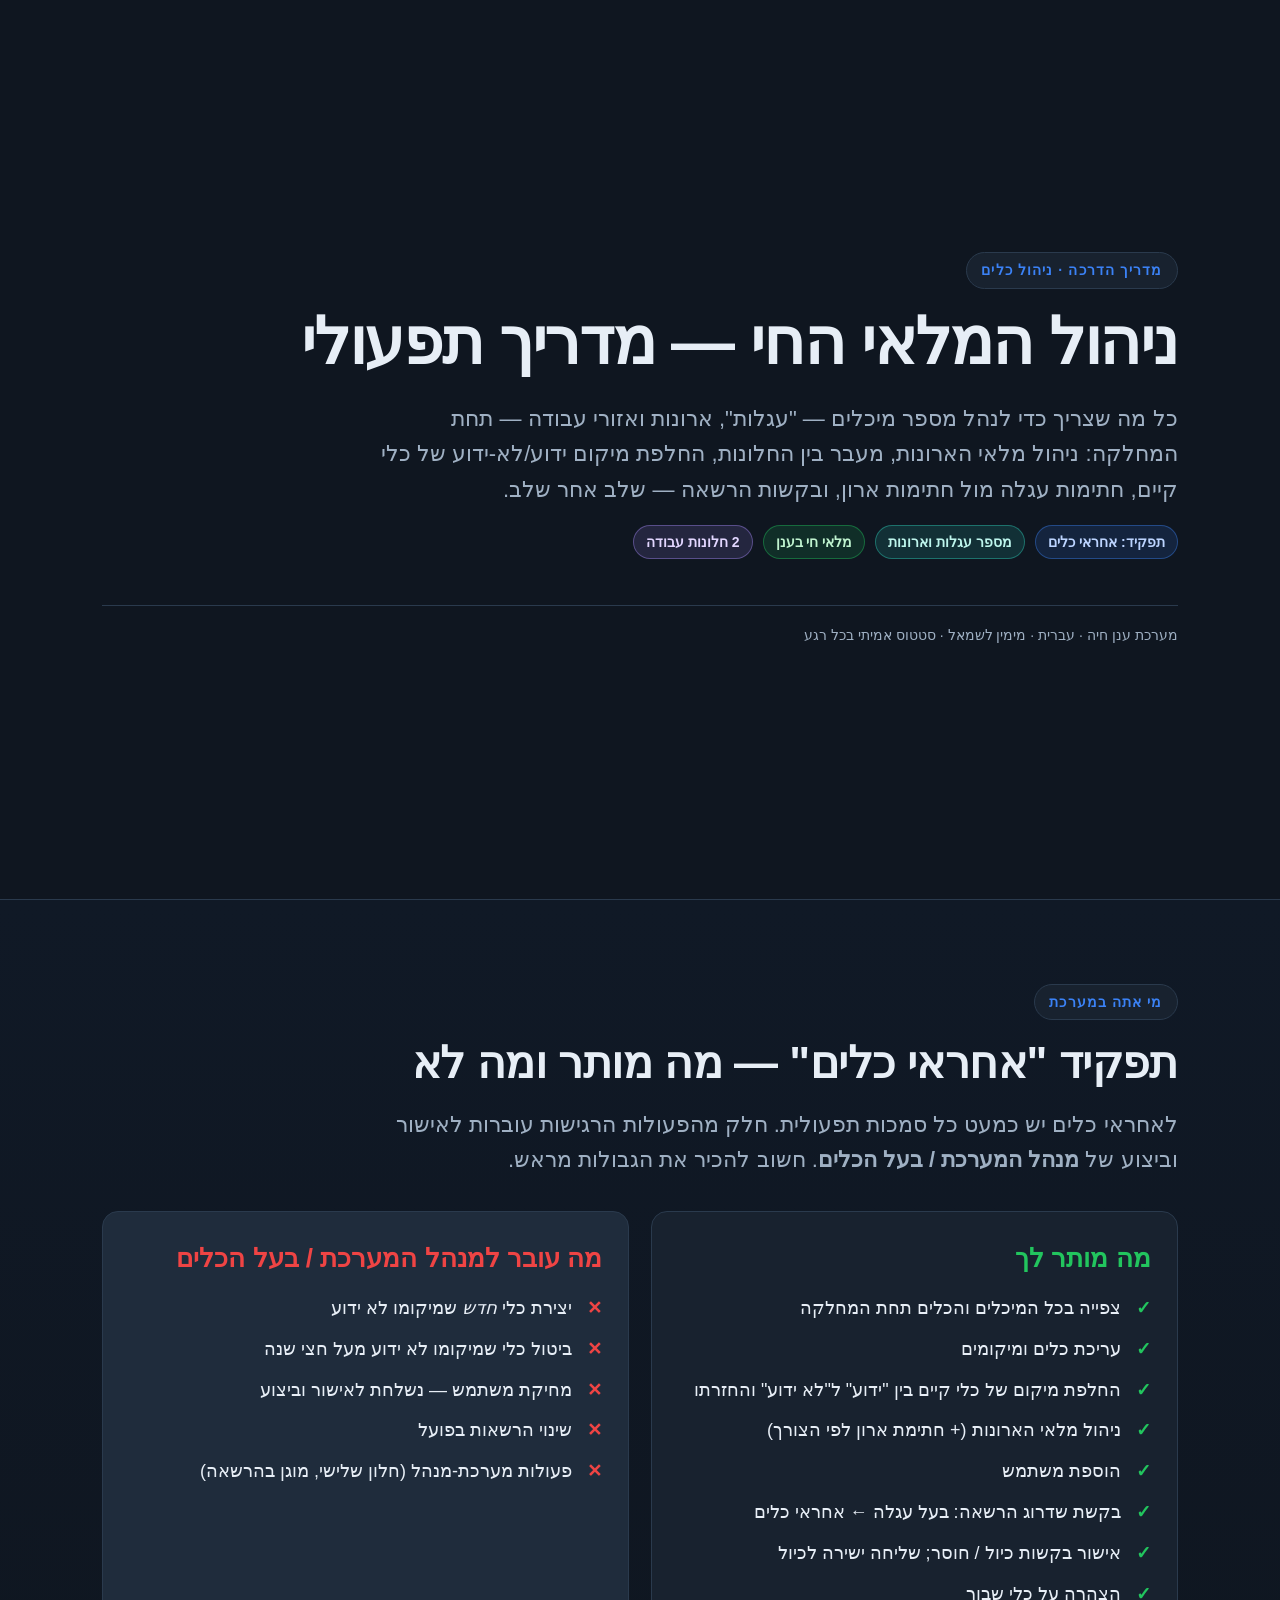
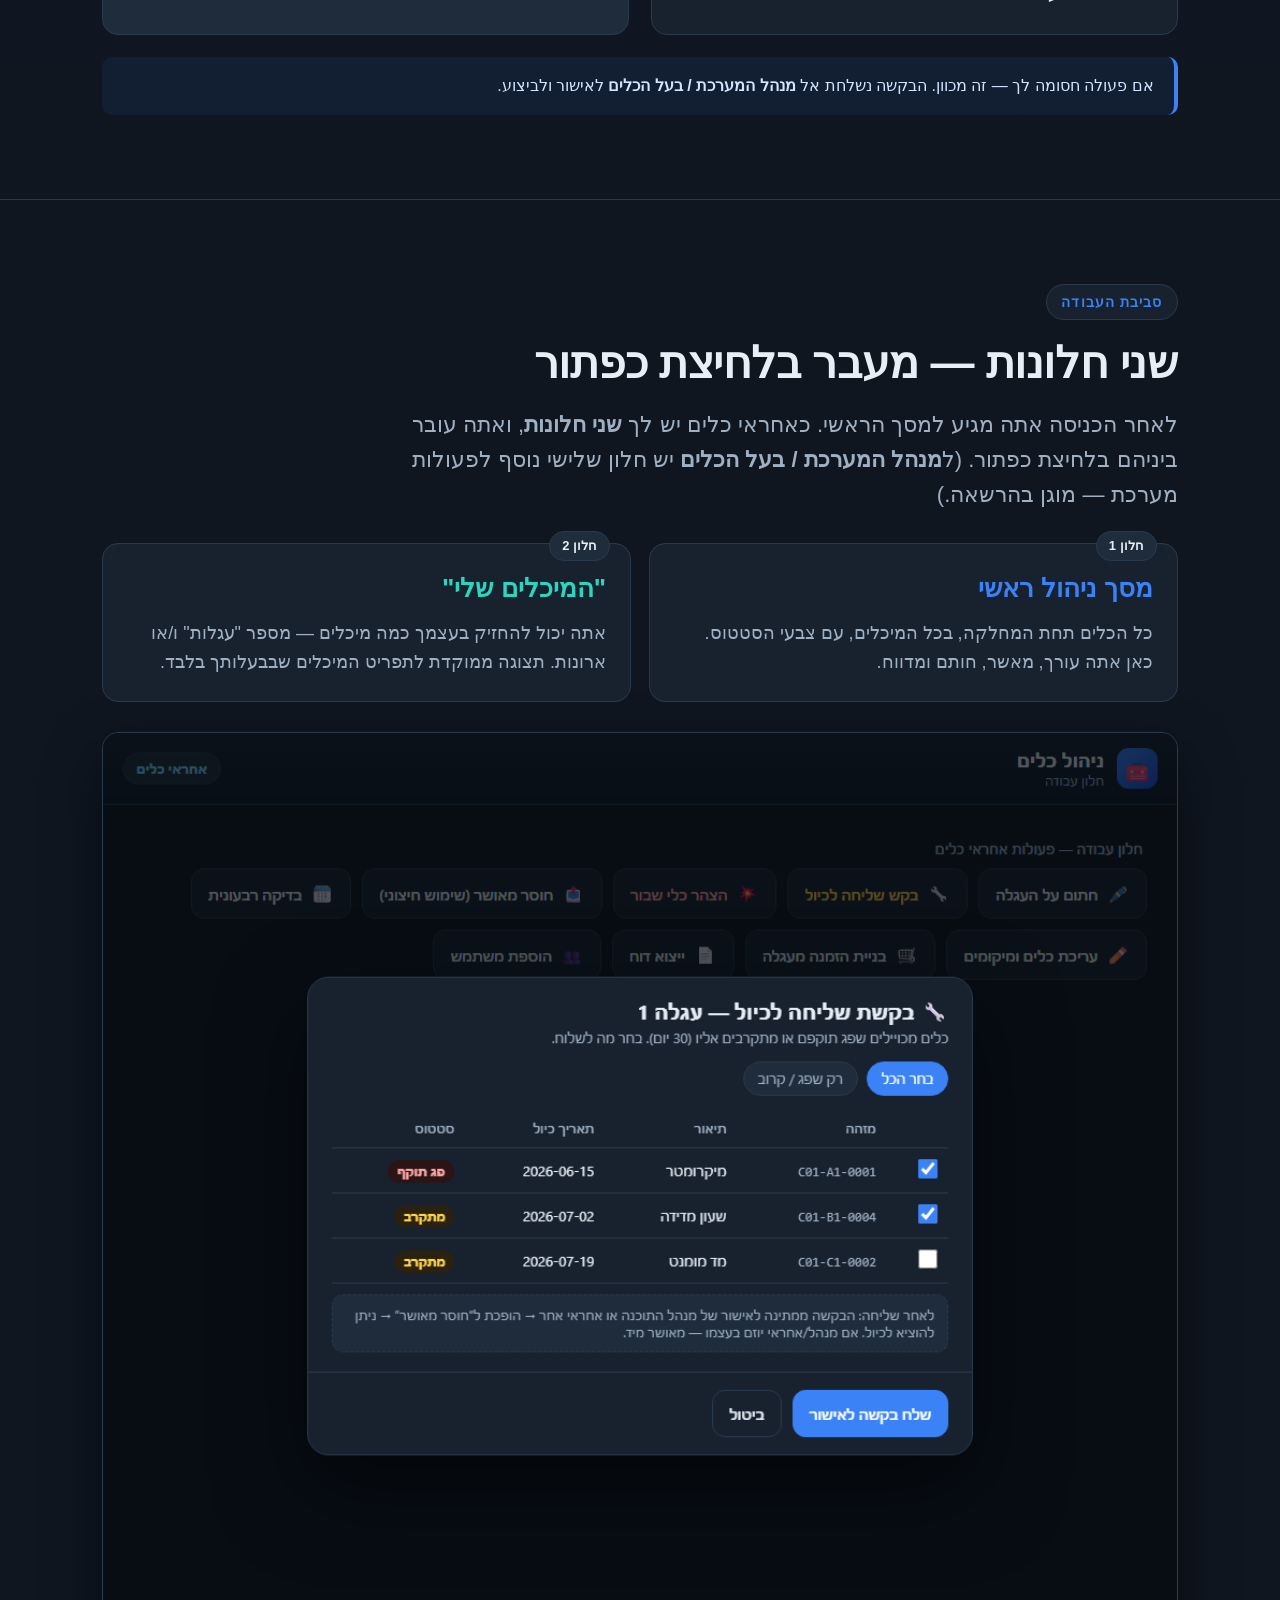
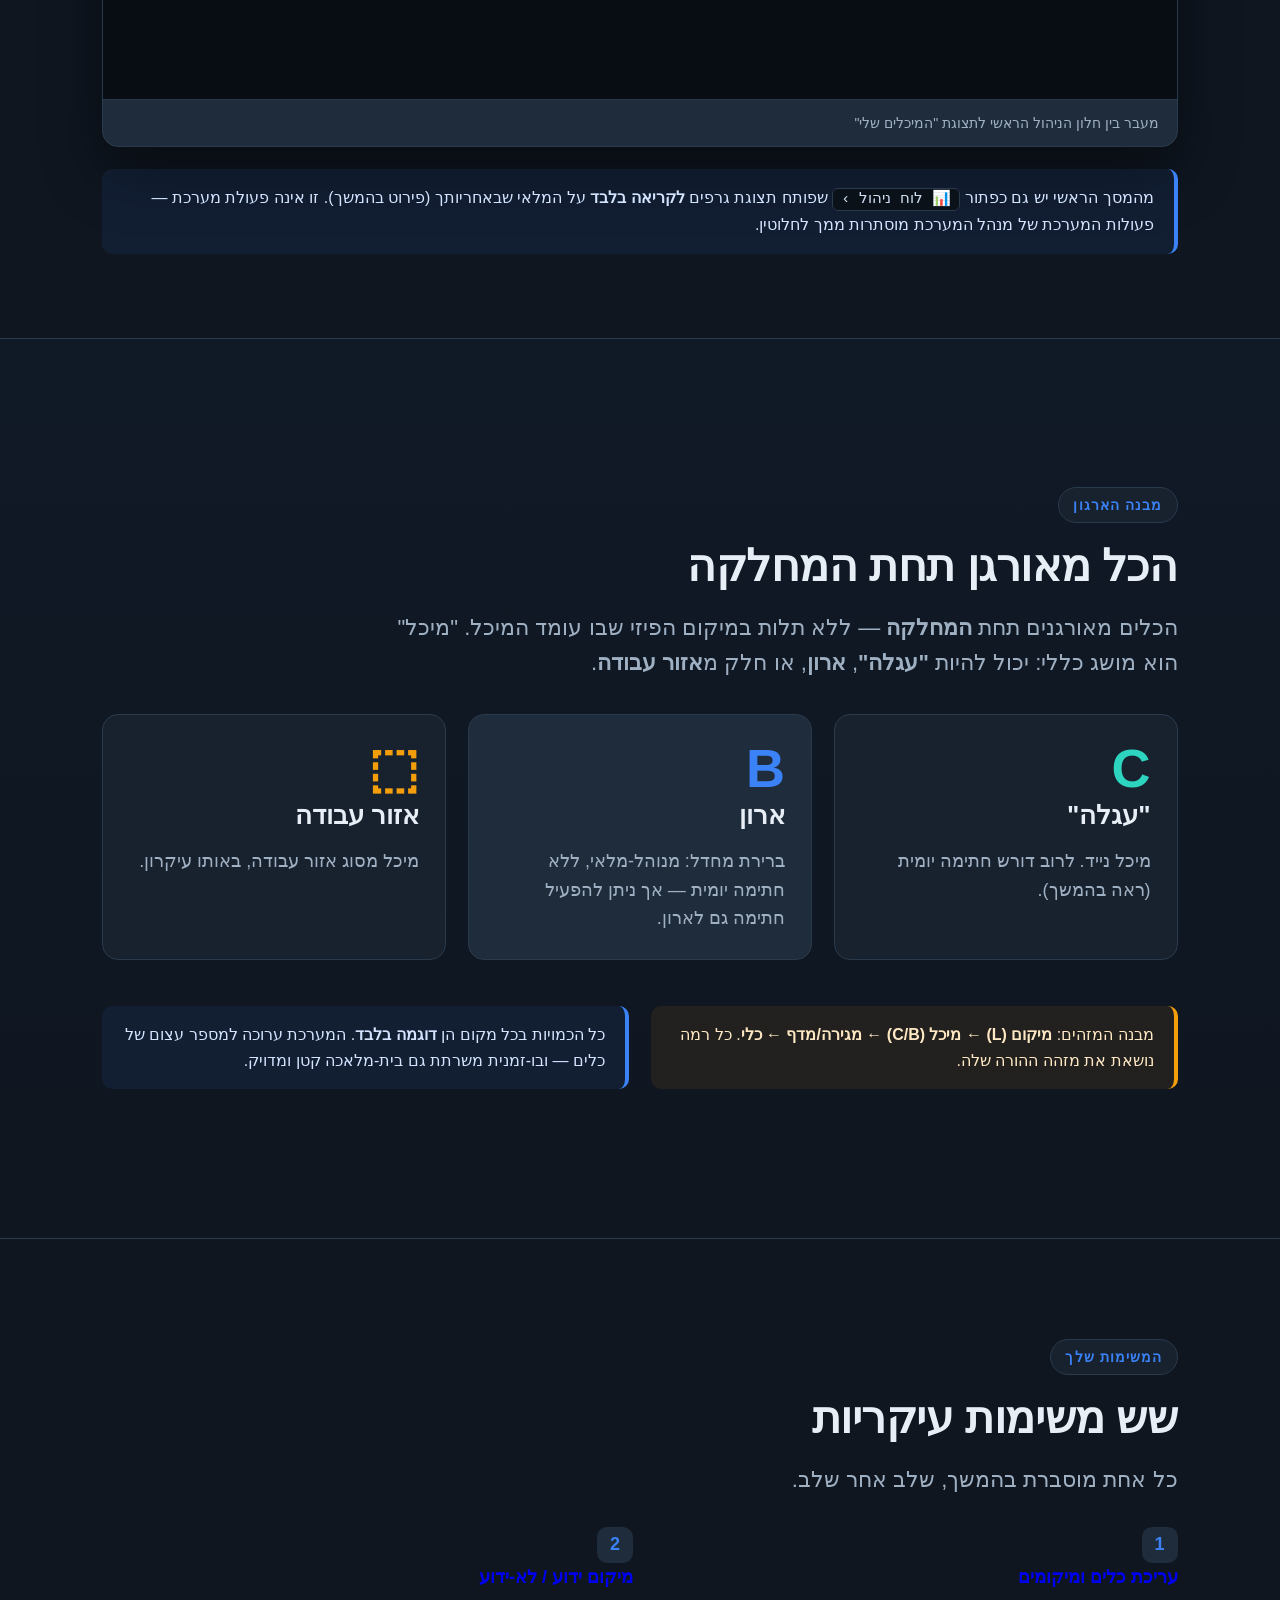
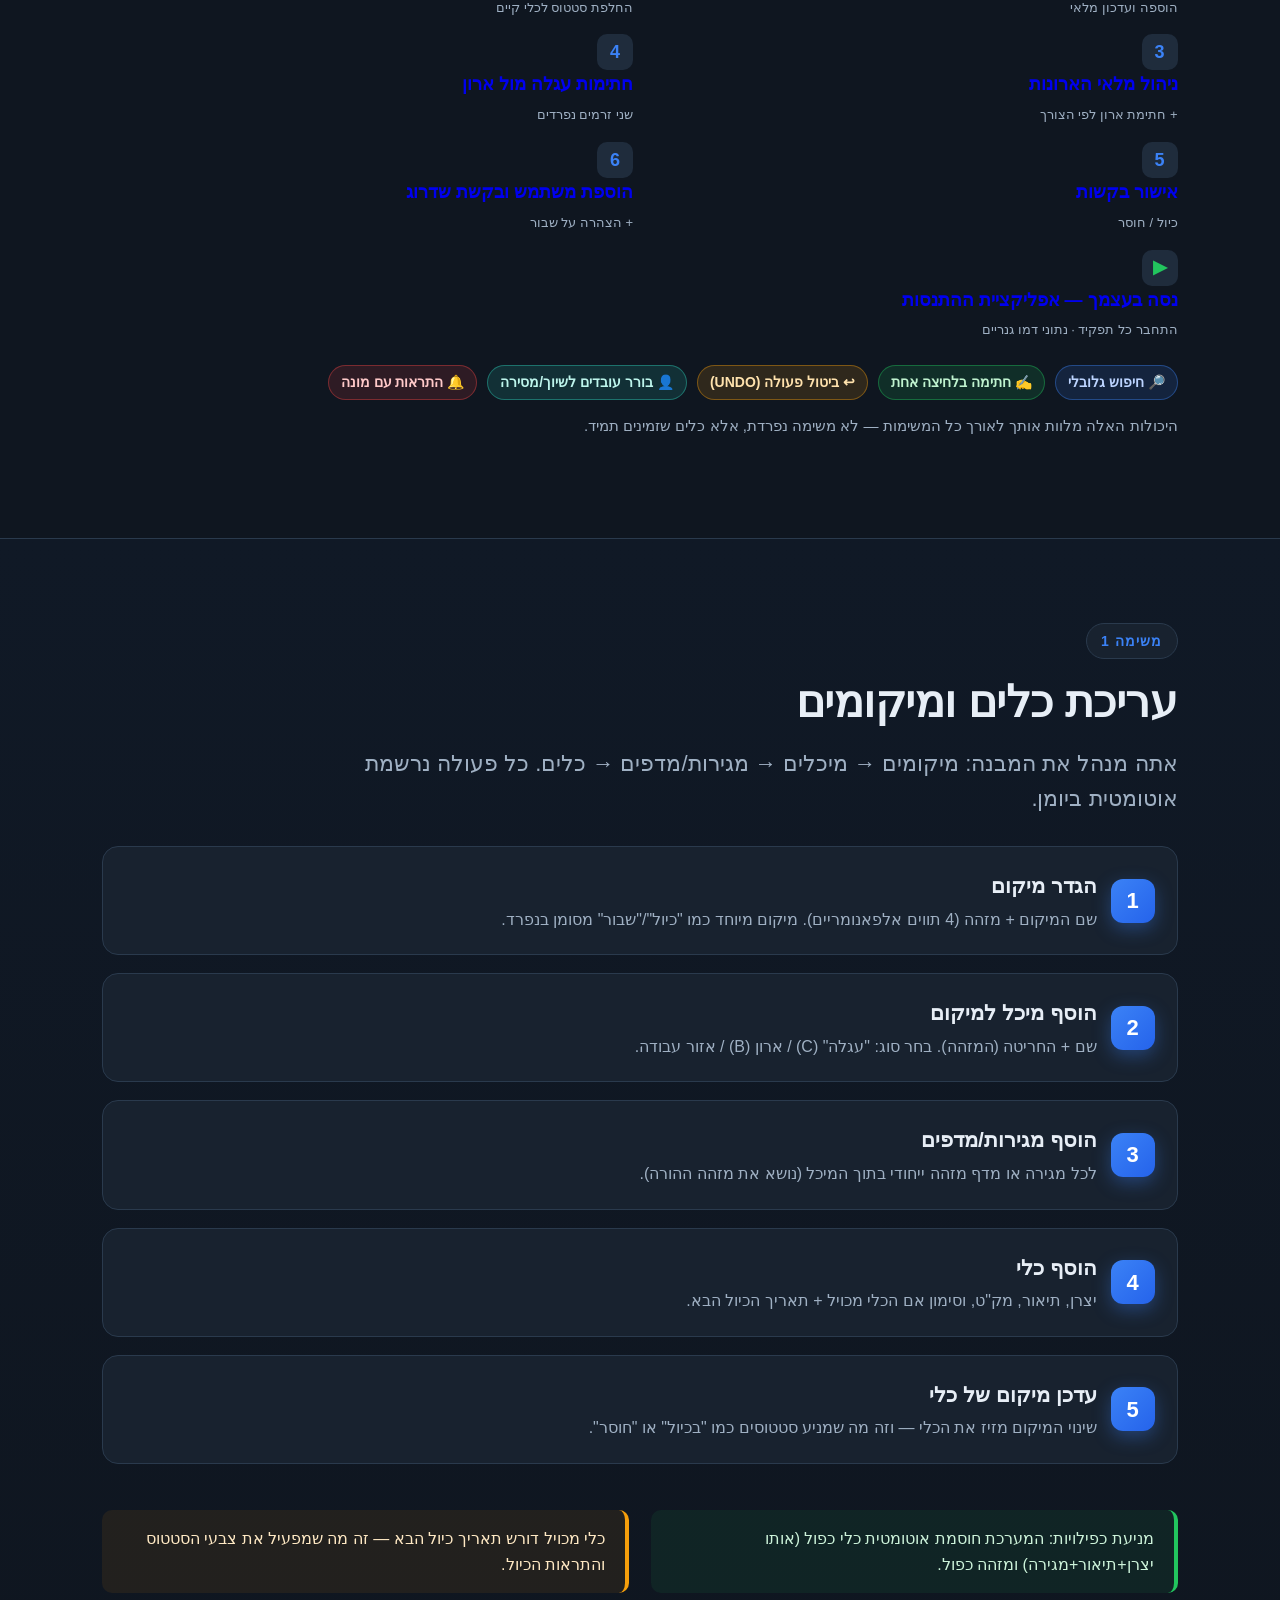
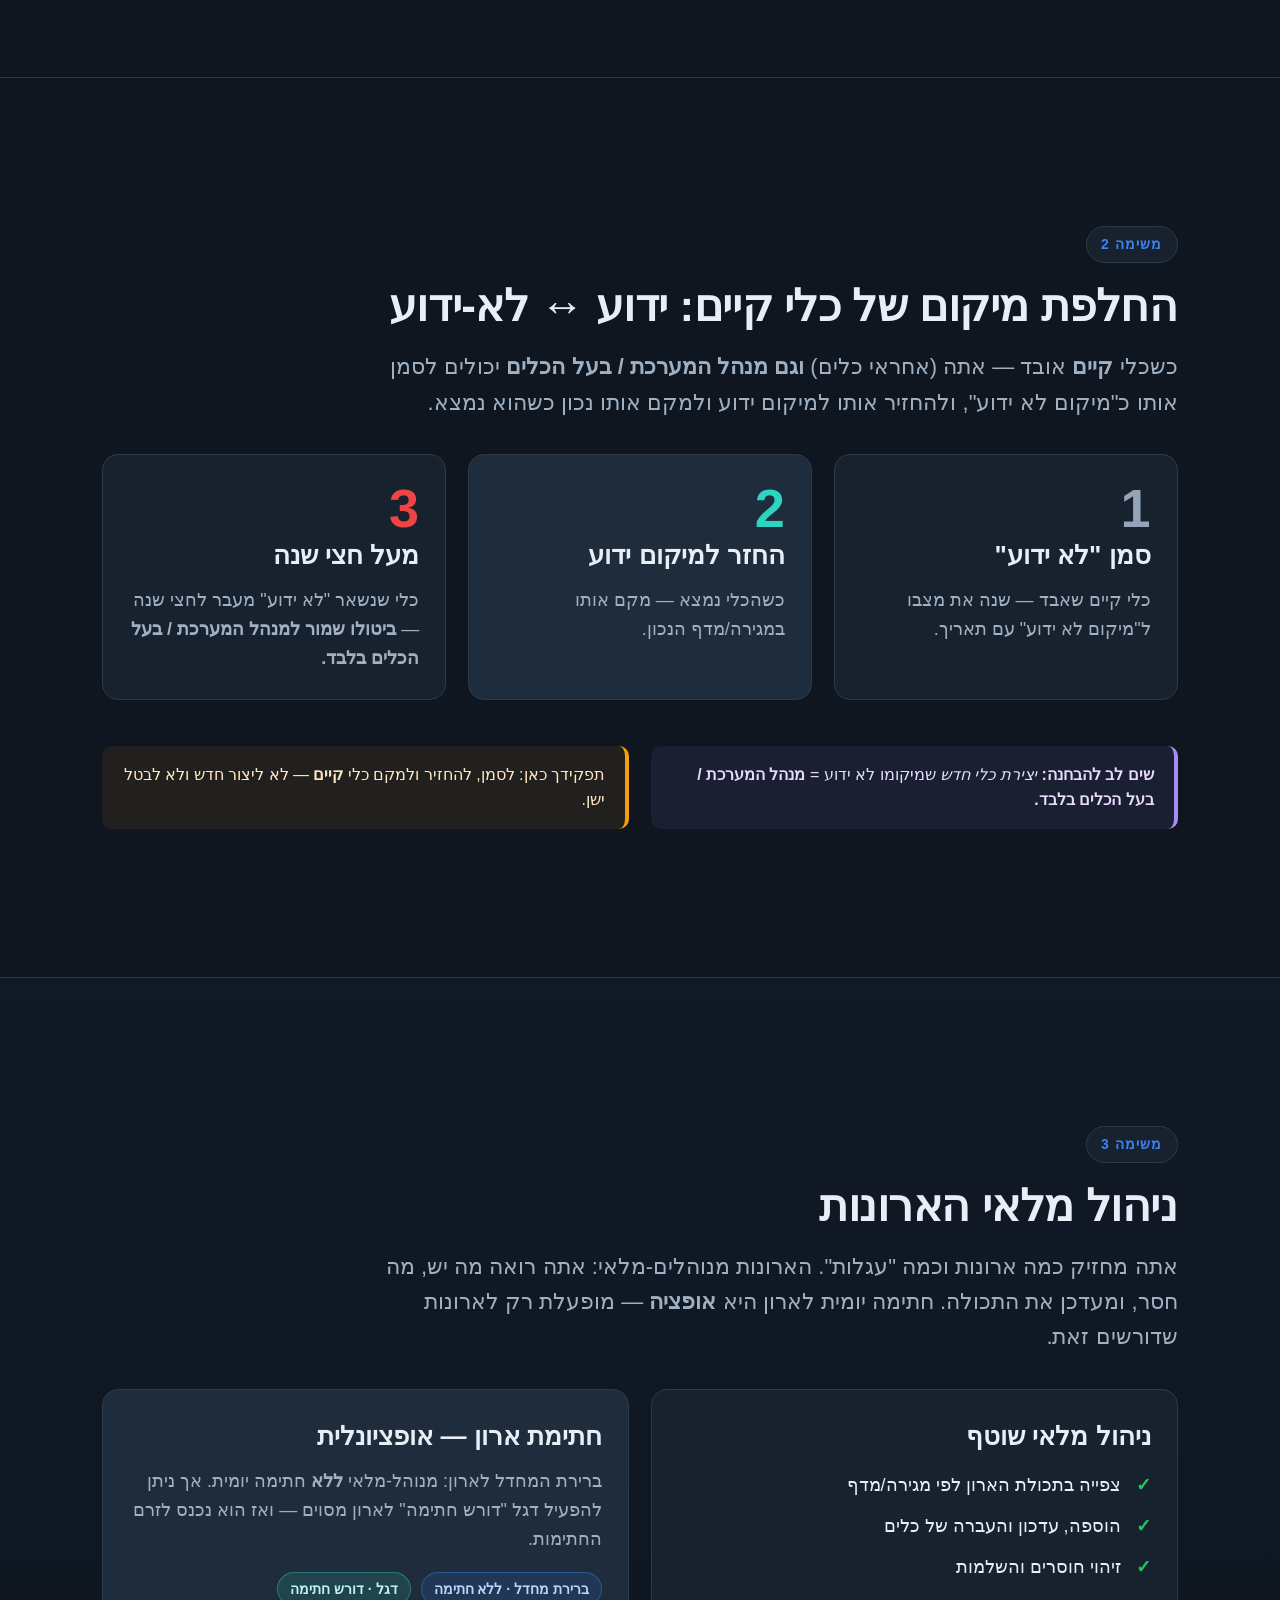
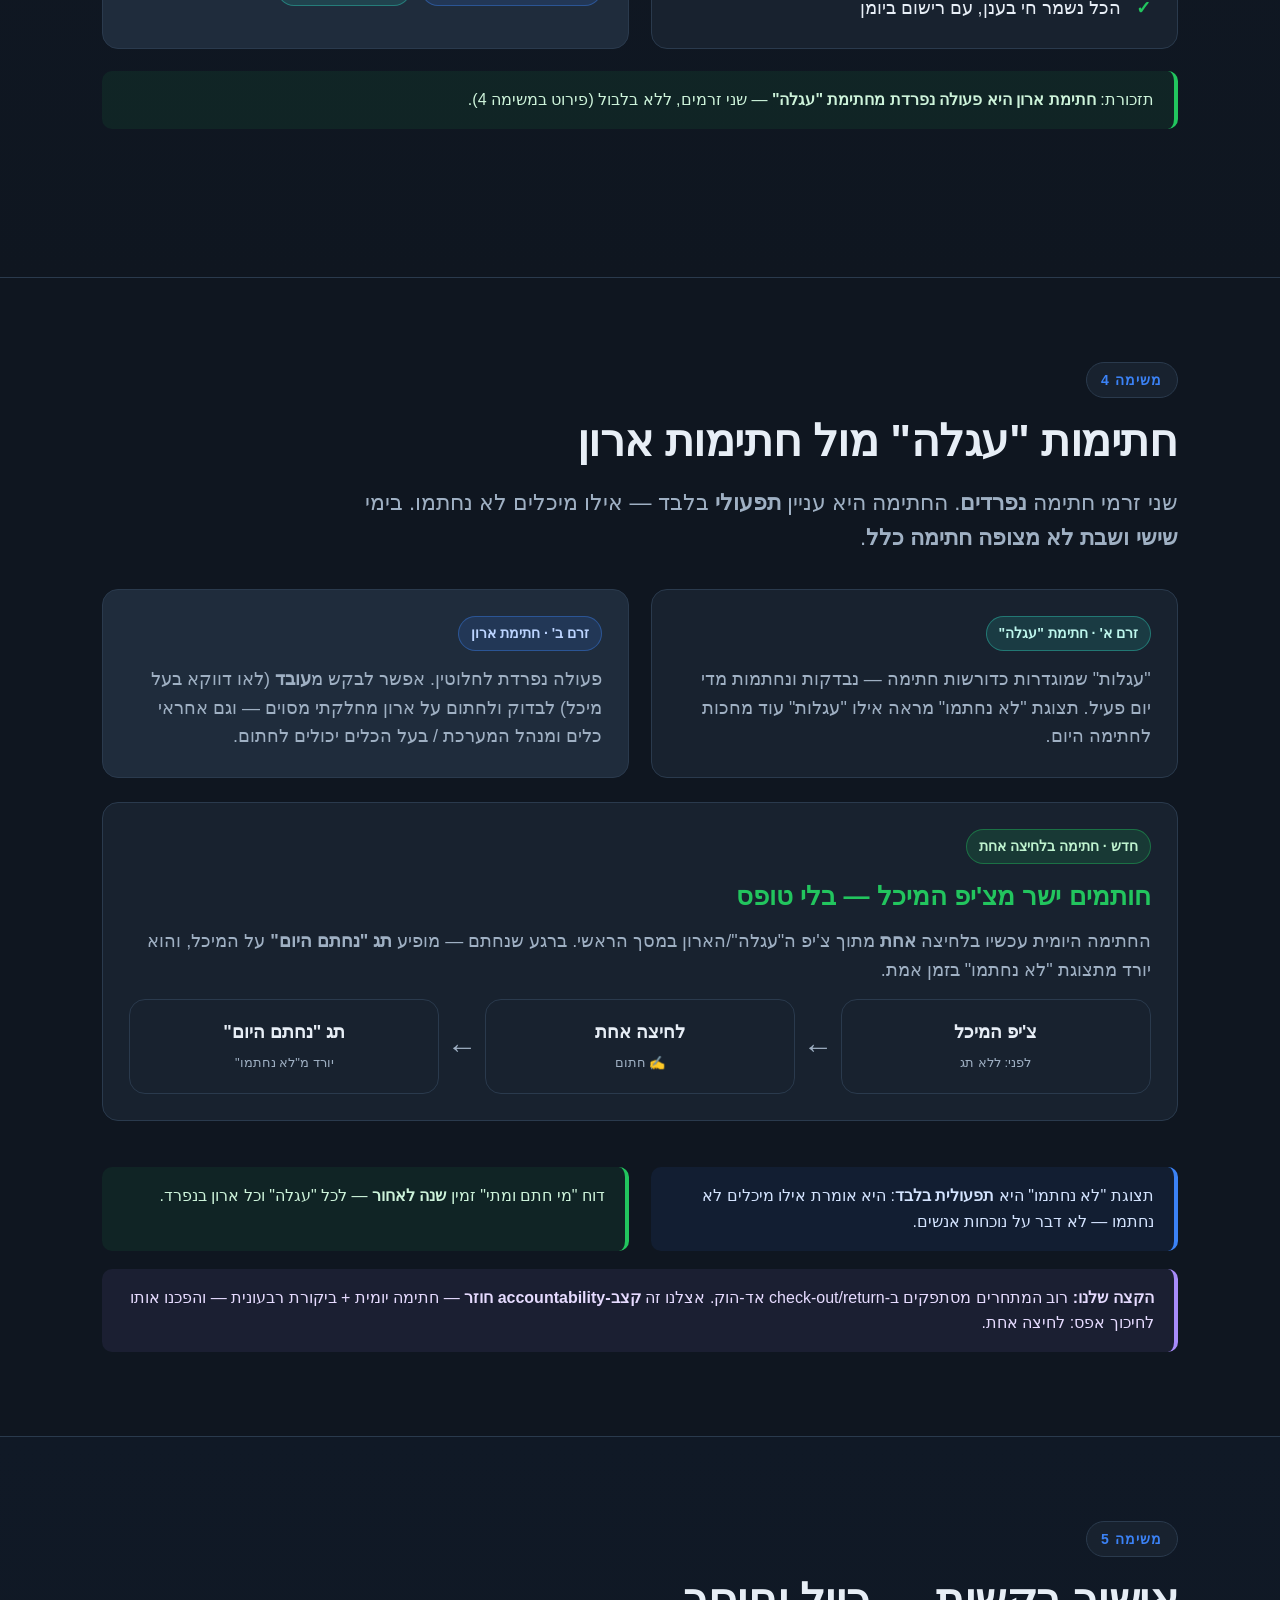
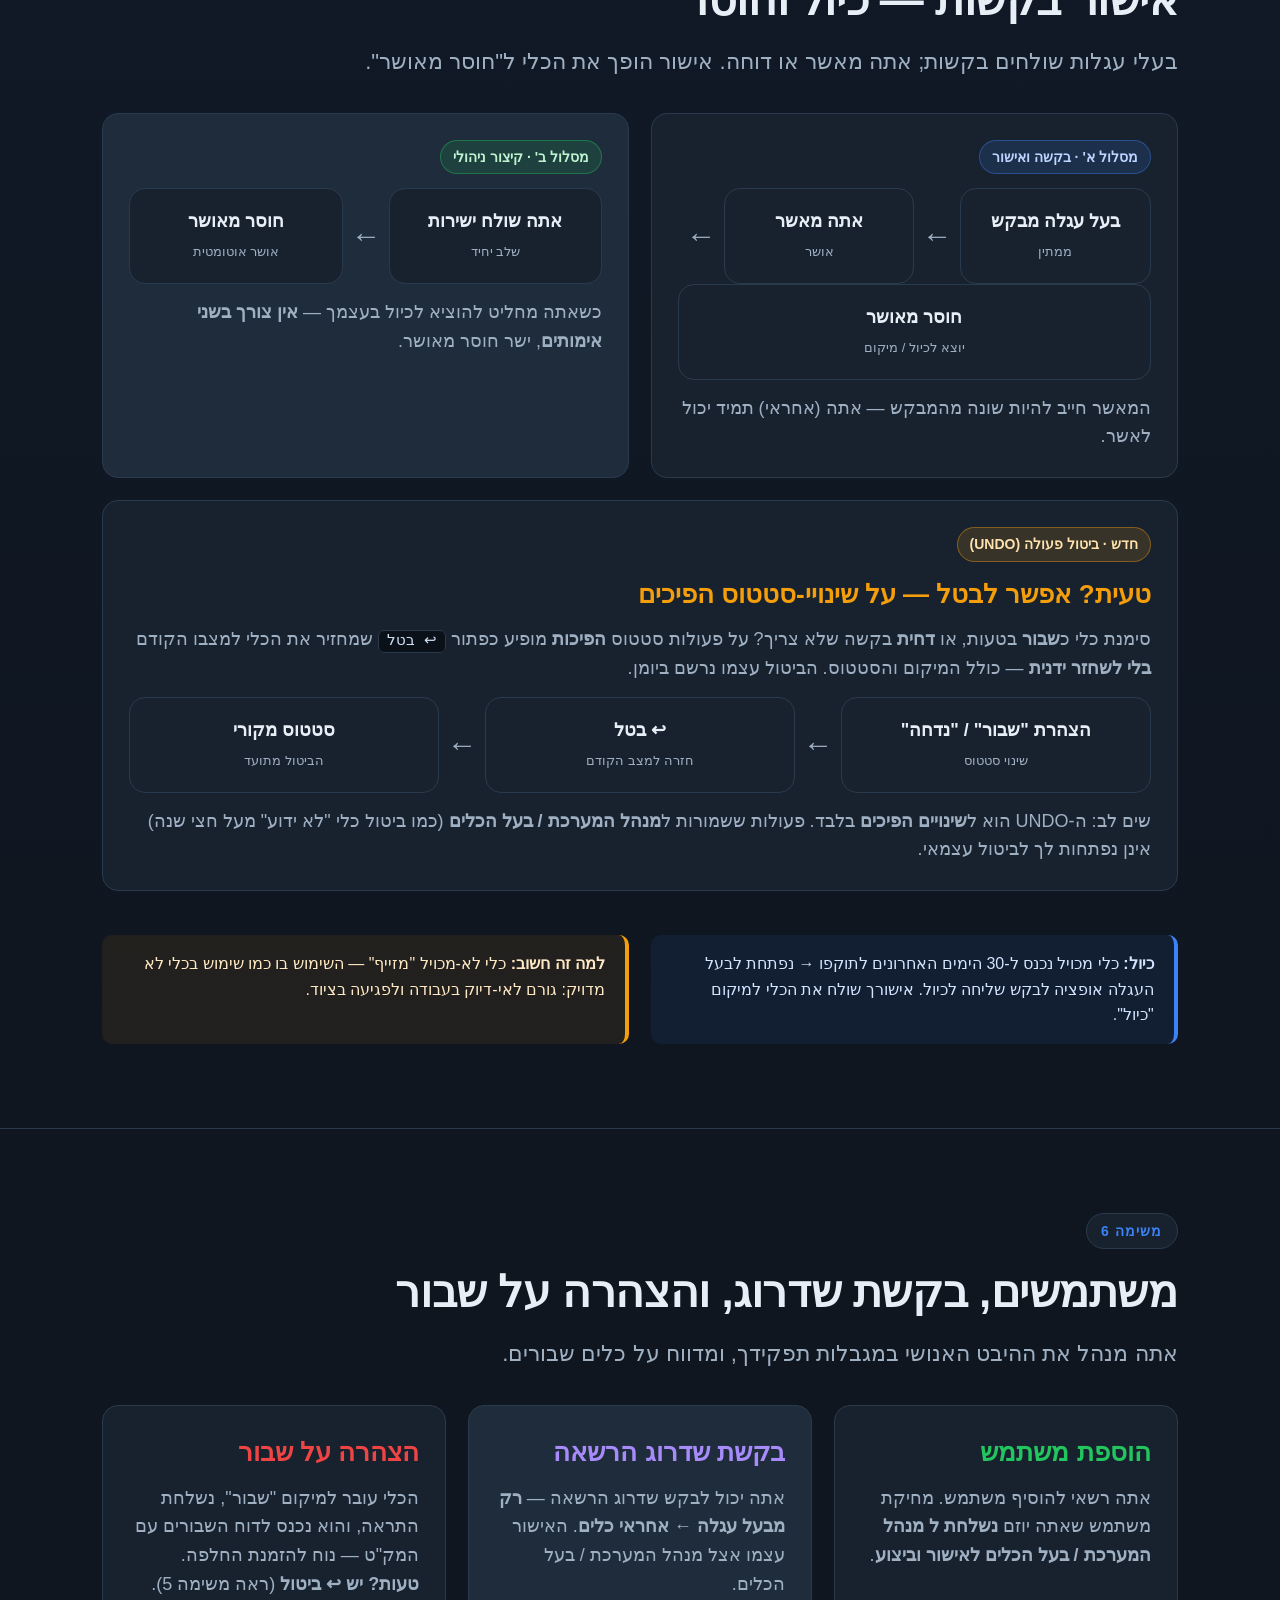
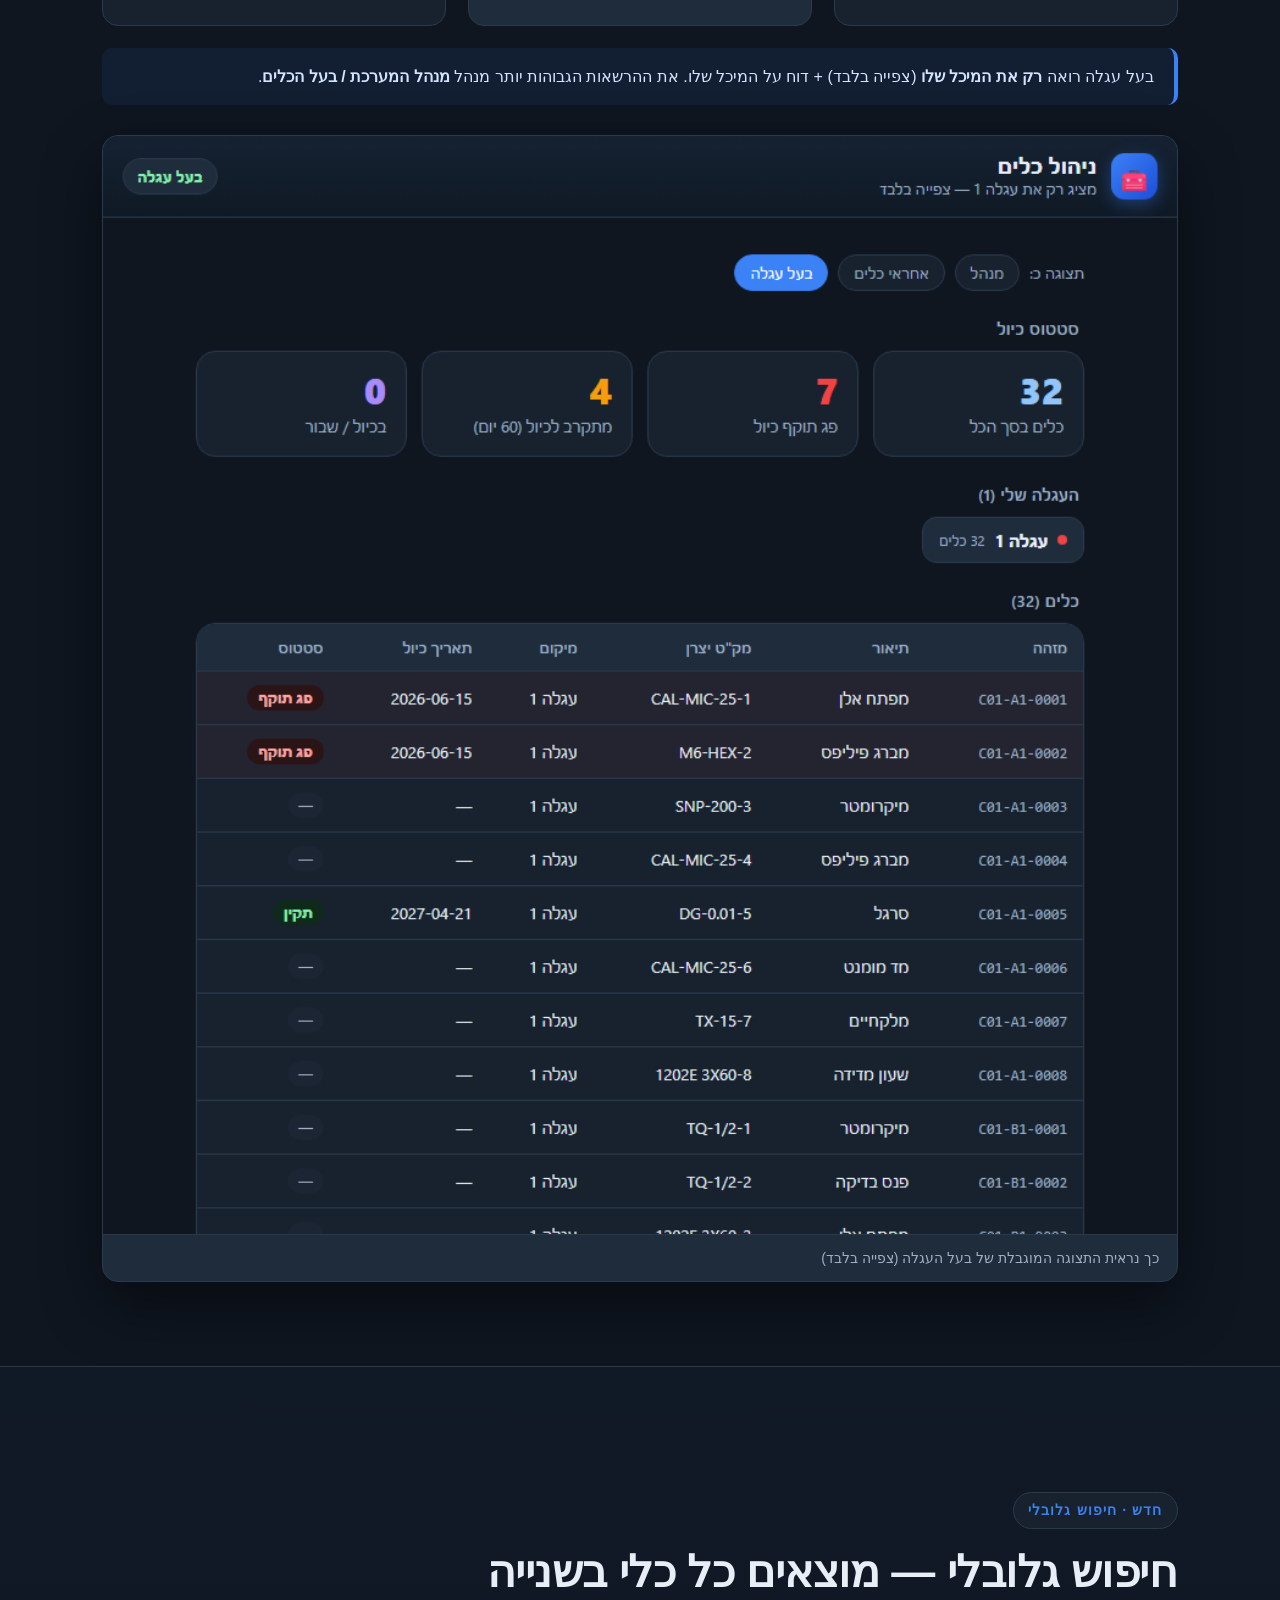
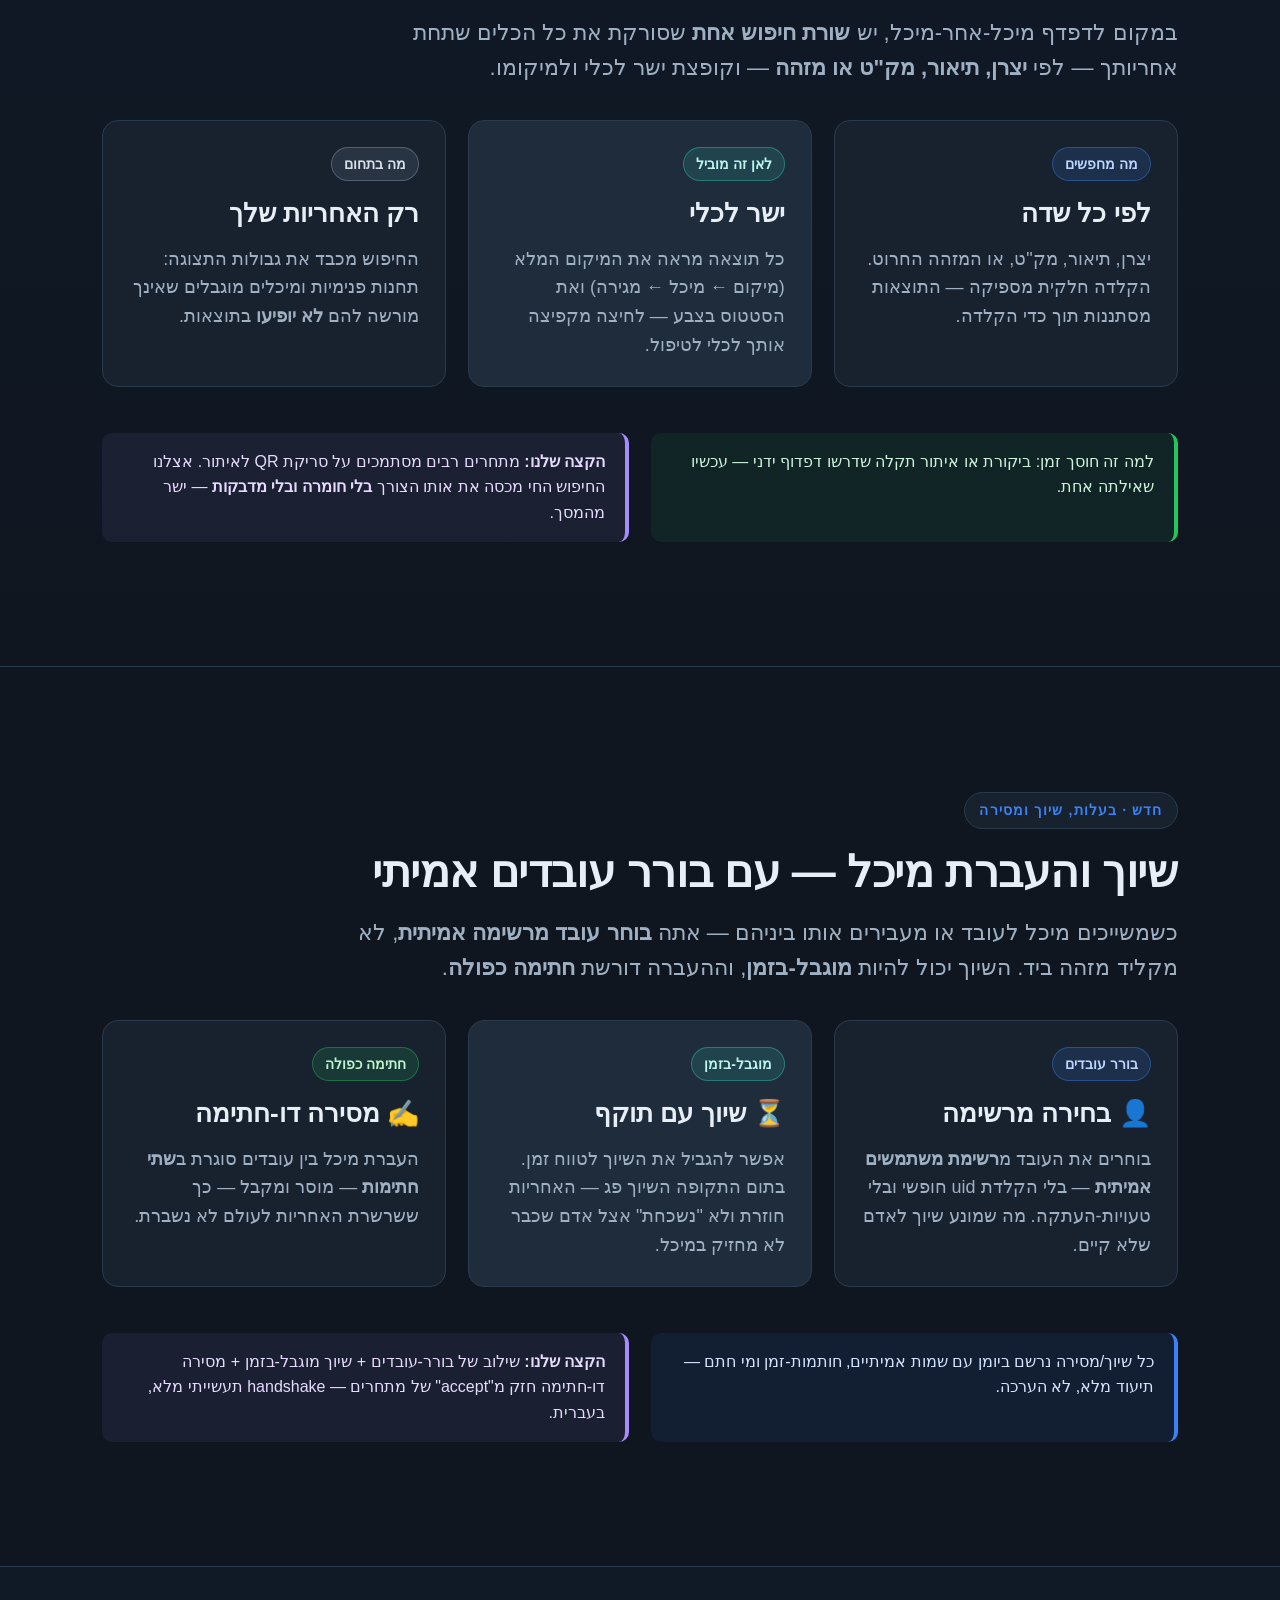
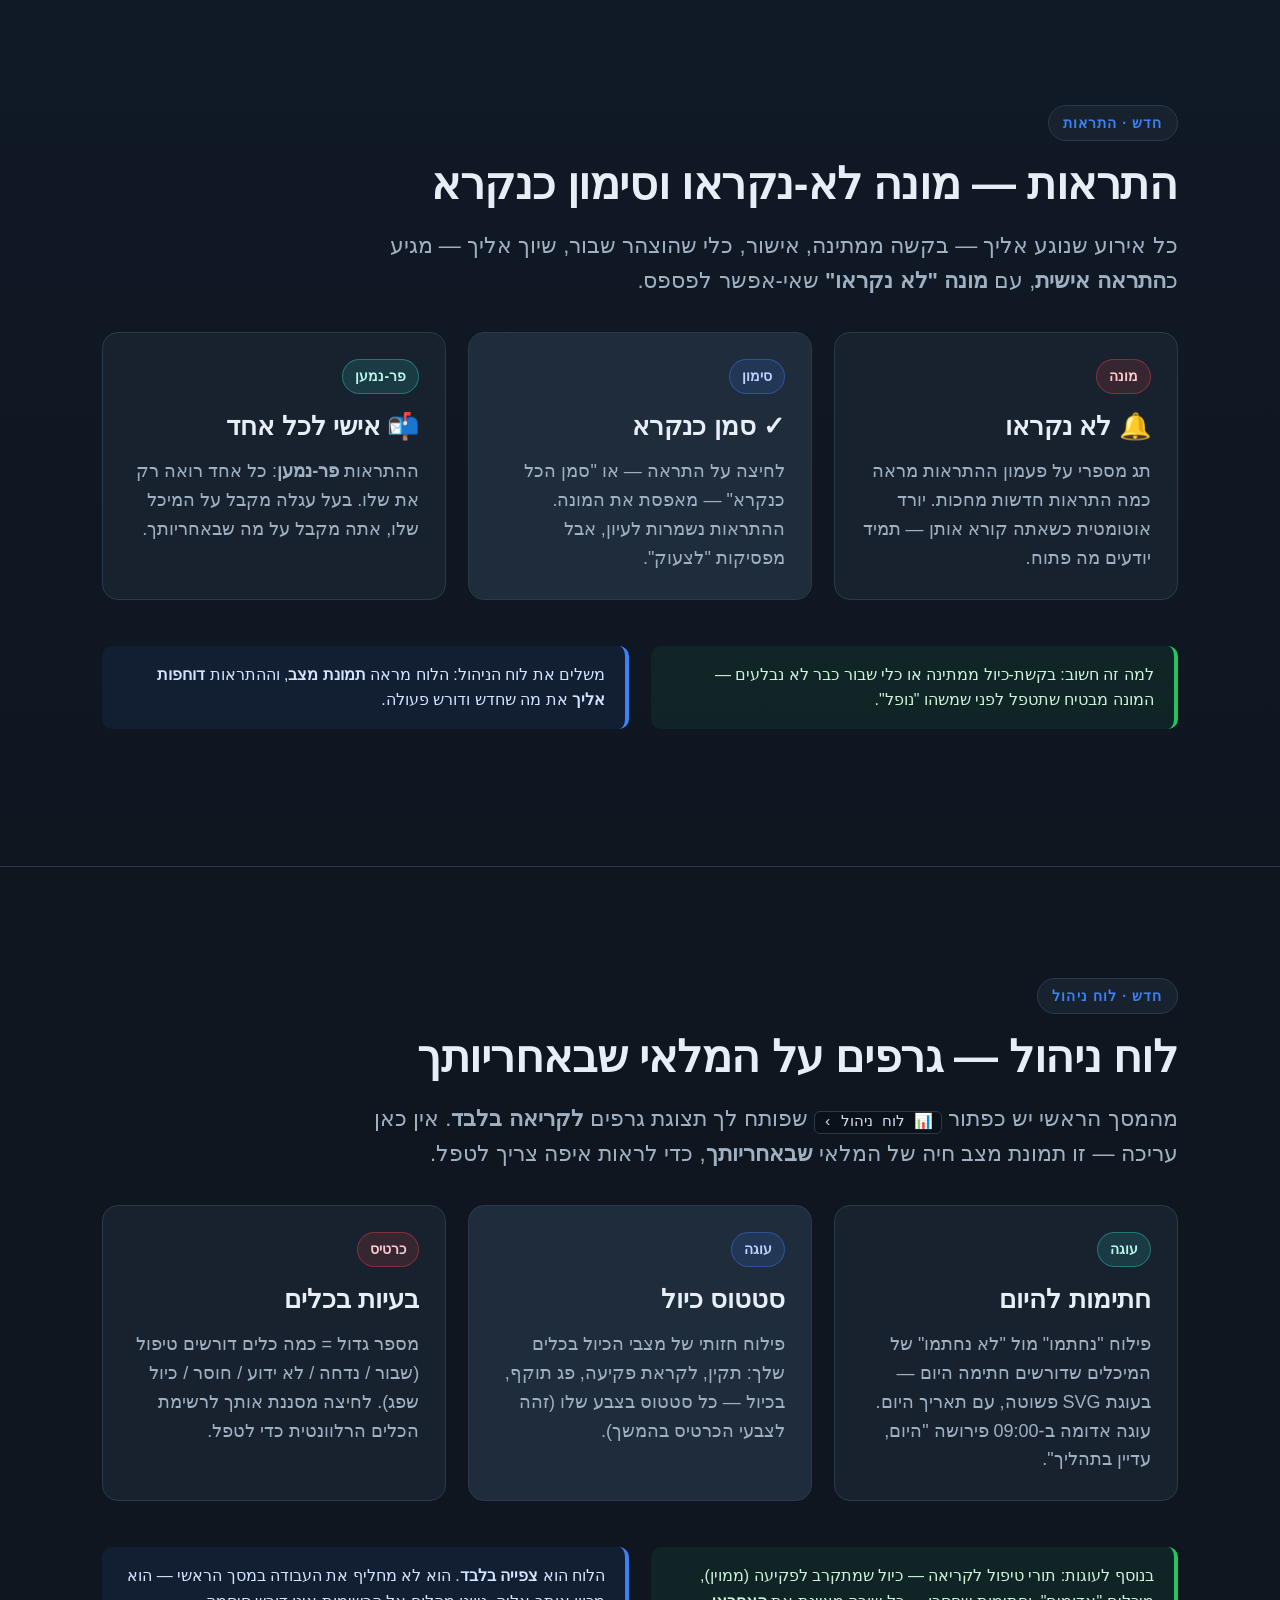
<file: presentations/training-manager/index.html>
<!DOCTYPE html>
<html lang="he" dir="rtl">
<head>
<meta charset="utf-8">
<meta name="viewport" content="width=device-width, initial-scale=1">
<title>מדריך הדרכה · ניהול כלים</title>
<style>
  :root{
    --bg:#0f1620; --s1:#18222f; --s2:#1f2c3c; --text:#e7eef6; --muted:#9fb0c3;
    --blue:#3b82f6; --green:#22c55e; --red:#ef4444; --amber:#f59e0b; --purple:#a78bfa;
    --teal:#2dd4bf; --pink:#ec4899; --gray:#94a3b8;
    --border:#2a3a4d; --r:16px;
  }
  *{box-sizing:border-box;margin:0;padding:0}
  html{scroll-behavior:smooth}
  section.slide{scroll-margin-top:24px}
  html,body{background:var(--bg);color:var(--text);
    font-family:"Segoe UI",Arial,"Noto Sans Hebrew",sans-serif;
    line-height:1.6;-webkit-font-smoothing:antialiased}
  body{font-size:18px}
  .slide{
    width:100%;min-height:100vh;padding:84px 8vw;
    display:flex;flex-direction:column;justify-content:center;
    border-bottom:1px solid var(--border);position:relative;overflow:hidden;
  }
  .slide:nth-child(even){background:linear-gradient(180deg,#101926 0%,var(--bg) 100%)}
  .wrap{max-width:1080px;margin:0 auto;width:100%}
  .kicker{display:inline-block;font-size:14px;font-weight:700;letter-spacing:.08em;
    color:var(--blue);margin-bottom:18px;
    padding:6px 14px;border:1px solid var(--border);border-radius:999px;background:var(--s1)}
  h1{font-size:64px;line-height:1.1;font-weight:800;letter-spacing:-.02em;margin-bottom:24px}
  h2{font-size:44px;line-height:1.15;font-weight:800;letter-spacing:-.01em;margin-bottom:18px}
  h3{font-size:26px;font-weight:700;margin-bottom:10px}
  p.lead{font-size:22px;color:var(--muted);max-width:820px}
  .muted{color:var(--muted)}
  .grid{display:grid;gap:22px;margin-top:34px}
  .g2{grid-template-columns:1fr 1fr}
  .g3{grid-template-columns:repeat(3,1fr)}
  @media(max-width:880px){.g2,.g3{grid-template-columns:1fr}.slide{padding:64px 6vw}h1{font-size:44px}h2{font-size:32px}}
  .card{background:var(--s1);border:1px solid var(--border);border-radius:var(--r);
    padding:26px 26px}
  .card.s2{background:var(--s2)}
  .badge{display:inline-flex;align-items:center;gap:8px;font-size:14px;font-weight:700;
    padding:5px 12px;border-radius:999px;border:1px solid var(--border)}
  .b-blue{color:#bcd4ff;background:rgba(59,130,246,.14);border-color:rgba(59,130,246,.4)}
  .b-green{color:#bff3cf;background:rgba(34,197,94,.14);border-color:rgba(34,197,94,.4)}
  .b-red{color:#ffc9c9;background:rgba(239,68,68,.14);border-color:rgba(239,68,68,.4)}
  .b-amber{color:#ffe2ad;background:rgba(245,158,11,.14);border-color:rgba(245,158,11,.4)}
  .b-purple{color:#e2d6ff;background:rgba(167,139,250,.14);border-color:rgba(167,139,250,.4)}
  .b-teal{color:#bdf5ec;background:rgba(45,212,191,.14);border-color:rgba(45,212,191,.4)}
  .b-pink{color:#fbcfe8;background:rgba(236,72,153,.14);border-color:rgba(236,72,153,.4)}
  .b-gray{color:#d7e0ea;background:rgba(148,163,184,.14);border-color:rgba(148,163,184,.4)}
  ol.steps{list-style:none;counter-reset:st;margin-top:30px;display:grid;gap:18px}
  ol.steps>li{counter-increment:st;background:var(--s1);border:1px solid var(--border);
    border-radius:var(--r);padding:22px 80px 22px 22px;position:relative}
  ol.steps>li::before{content:counter(st);position:absolute;
    right:22px;top:50%;transform:translateY(-50%);
    width:44px;height:44px;border-radius:12px;display:flex;align-items:center;justify-content:center;
    font-weight:800;font-size:22px;color:#fff;
    background:linear-gradient(135deg,var(--blue),#2563eb);box-shadow:0 6px 18px rgba(59,130,246,.35)}
  ol.steps h3{font-size:21px;margin-bottom:4px}
  ol.steps p{color:var(--muted);font-size:16px}
  .pill-row{display:flex;flex-wrap:wrap;gap:10px;margin-top:18px}
  .num{font-size:54px;font-weight:800;line-height:1}
  .num.blue{color:var(--blue)} .num.green{color:var(--green)}
  .num.amber{color:var(--amber)} .num.purple{color:var(--purple)} .num.red{color:var(--red)}
  .num.teal{color:var(--teal)}
  ul.ticks{list-style:none;margin-top:14px;display:grid;gap:12px}
  ul.ticks li{position:relative;padding-right:30px;color:var(--text)}
  ul.ticks li::before{content:"✓";position:absolute;right:0;top:0;color:var(--green);font-weight:800}
  ul.x li::before{content:"✕";color:var(--red)}
  .shot{margin-top:30px;border:1px solid var(--border);border-radius:var(--r);overflow:hidden;
    background:var(--s2);box-shadow:0 24px 60px rgba(0,0,0,.45)}
  .shot img{display:block;width:100%;height:auto}
  .shot .cap{padding:12px 18px;font-size:14px;color:var(--muted);border-top:1px solid var(--border)}
  .note{margin-top:22px;border-right:4px solid var(--amber);background:rgba(245,158,11,.08);
    padding:16px 20px;border-radius:10px;color:#ffe9c4;font-size:16px}
  .note.blue{border-color:var(--blue);background:rgba(59,130,246,.08);color:#d4e4ff}
  .note.green{border-color:var(--green);background:rgba(34,197,94,.08);color:#cdf3da}
  .note.red{border-color:var(--red);background:rgba(239,68,68,.08);color:#ffd6d6}
  .note.purple{border-color:var(--purple);background:rgba(167,139,250,.08);color:#e6dbff}
  .foot{margin-top:46px;color:var(--muted);font-size:14px;border-top:1px solid var(--border);padding-top:18px}
  .flow{display:flex;align-items:stretch;gap:0;flex-wrap:wrap;margin-top:30px}
  .flow .step{flex:1;min-width:150px;background:var(--s1);border:1px solid var(--border);
    border-radius:var(--r);padding:18px;text-align:center}
  .flow .arrow{display:flex;align-items:center;justify-content:center;color:var(--muted);
    font-size:30px;padding:0 8px;transform:scaleX(-1)}
  .chip{font-size:13px;color:var(--muted)}
  .kbd{font-family:Consolas,monospace;background:#0b1119;border:1px solid var(--border);
    border-radius:6px;padding:2px 8px;font-size:15px;color:#cfe0f3}
  .toc{display:grid;grid-template-columns:repeat(2,1fr);gap:14px;margin-top:30px}
  .toc div.item{display:flex;gap:14px;align-items:center;color:var(--text);
    background:var(--s1);border:1px solid var(--border);border-radius:14px;padding:16px 18px}
  .toc .n{width:36px;height:36px;border-radius:10px;background:var(--s2);display:flex;
    align-items:center;justify-content:center;font-weight:800;color:var(--blue);flex:none}
  @media(max-width:880px){.toc{grid-template-columns:1fr}}
  .swatch{display:inline-block;width:14px;height:14px;border-radius:4px;margin-left:8px;vertical-align:middle}
  table.legend{width:100%;border-collapse:collapse;margin-top:20px;font-size:17px}
  table.legend td{padding:12px 14px;border-bottom:1px solid var(--border);vertical-align:top}
  table.legend tr td:first-child{white-space:nowrap;font-weight:700;width:1%}
  .win{display:flex;gap:18px;flex-wrap:wrap;margin-top:30px}
  .win .w{flex:1;min-width:260px;background:var(--s1);border:1px solid var(--border);
    border-radius:var(--r);padding:24px;position:relative}
  .win .w .tab{position:absolute;top:-13px;right:20px;font-size:13px;font-weight:700;
    padding:4px 12px;border-radius:999px;background:var(--s2);border:1px solid var(--border)}
  /* clickable TOC links — keep slide look, no underline */
  a.item{text-decoration:none}
  a.item:hover{border-color:var(--blue)}
  a.item:focus-visible{outline:2px solid var(--blue);outline-offset:2px}

  /* ===== PRINT / SAVE-AS-PDF ===== */
  @media print{
    @page{size:A4 landscape;margin:12mm}
    html,body{background:#fff !important;color:#111 !important;font-size:12pt}
    .slide{
      min-height:auto;height:auto;width:100%;
      padding:0 0 8mm 0;margin:0;
      background:#fff !important;border:0 !important;overflow:visible;
      display:block;justify-content:flex-start;
      break-after:page;page-break-after:always;
      break-inside:avoid;page-break-inside:avoid;
    }
    .slide:last-child{break-after:auto;page-break-after:auto}
    .slide:nth-child(even){background:#fff !important}
    .wrap{max-width:100%}
    h1{font-size:30pt;color:#0b1b34}
    h2{font-size:22pt;color:#0b1b34}
    h3{font-size:14pt;color:#111}
    p.lead{font-size:13pt;color:#333;max-width:100%}
    .muted,.chip,ol.steps p,.foot,.shot .cap{color:#444 !important}
    .kicker{color:#1d4ed8;background:#eef3fb;border-color:#cdd9ea}
    .card,.card.s2,.toc a.item,.toc div.item,.win .w,.flow .step,
    ol.steps>li,table.legend td{
      background:#fff !important;border-color:#c7d2e0 !important;
      box-shadow:none !important;
    }
    .card,.win .w,.flow .step,ol.steps>li{break-inside:avoid;page-break-inside:avoid}
    .note{background:#f4f7fb !important;color:#222 !important;break-inside:avoid;page-break-inside:avoid}
    .badge{border:1px solid #c7d2e0}
    .shot{box-shadow:none !important;border-color:#c7d2e0 !important;break-inside:avoid}
    .shot img{max-height:120mm;width:auto;margin:0 auto}
    a.item{color:#111 !important}
    a[href^="#"]{color:inherit;text-decoration:none}
    ol.steps>li::before{box-shadow:none !important;color:#fff !important}
  }
</style>
</head>
<body>

<!-- 1 · TITLE -->
<section class="slide" id="top">
  <div class="wrap">
    <span class="kicker">מדריך הדרכה · ניהול כלים</span>
    <h1>ניהול המלאי החי — מדריך תפעולי</h1>
    <p class="lead">כל מה שצריך כדי לנהל מספר מיכלים — "עגלות", ארונות ואזורי עבודה — תחת המחלקה:
      ניהול מלאי הארונות, מעבר בין החלונות, החלפת מיקום ידוע/לא-ידוע של כלי קיים,
      חתימות עגלה מול חתימות ארון, ובקשות הרשאה — שלב אחר שלב.</p>
    <div class="pill-row">
      <span class="badge b-blue">תפקיד: אחראי כלים</span>
      <span class="badge b-teal">מספר עגלות וארונות</span>
      <span class="badge b-green">מלאי חי בענן</span>
      <span class="badge b-purple">2 חלונות עבודה</span>
    </div>
    <div class="foot">מערכת ענן חיה · עברית · מימין לשמאל · סטטוס אמיתי בכל רגע</div>
  </div>
</section>

<!-- 2 · WHO YOU ARE -->
<section class="slide">
  <div class="wrap">
    <span class="kicker">מי אתה במערכת</span>
    <h2>תפקיד "אחראי כלים" — מה מותר ומה לא</h2>
    <p class="lead">לאחראי כלים יש כמעט כל סמכות תפעולית. חלק מהפעולות הרגישות עוברות
      לאישור וביצוע של <strong>מנהל המערכת / בעל הכלים</strong>. חשוב להכיר את הגבולות מראש.</p>
    <div class="grid g2">
      <div class="card">
        <h3 style="color:var(--green)">מה מותר לך</h3>
        <ul class="ticks">
          <li>צפייה בכל המיכלים והכלים תחת המחלקה</li>
          <li>עריכת כלים ומיקומים</li>
          <li>החלפת מיקום של כלי קיים בין "ידוע" ל"לא ידוע" והחזרתו</li>
          <li>ניהול מלאי הארונות (+ חתימת ארון לפי הצורך)</li>
          <li>הוספת משתמש</li>
          <li>בקשת שדרוג הרשאה: בעל עגלה ← אחראי כלים</li>
          <li>אישור בקשות כיול / חוסר; שליחה ישירה לכיול</li>
          <li>הצהרה על כלי שבור</li>
        </ul>
      </div>
      <div class="card s2">
        <h3 style="color:var(--red)">מה עובר ל<strong>מנהל המערכת / בעל הכלים</strong></h3>
        <ul class="ticks x">
          <li>יצירת כלי <em>חדש</em> שמיקומו לא ידוע</li>
          <li>ביטול כלי שמיקומו לא ידוע מעל חצי שנה</li>
          <li>מחיקת משתמש — נשלחת לאישור וביצוע</li>
          <li>שינוי הרשאות בפועל</li>
          <li>פעולות מערכת-מנהל (חלון שלישי, מוגן בהרשאה)</li>
        </ul>
      </div>
    </div>
    <div class="note blue">אם פעולה חסומה לך — זה מכוון. הבקשה נשלחת אל <strong>מנהל המערכת / בעל הכלים</strong> לאישור ולביצוע.</div>
  </div>
</section>

<!-- 3 · TWO WINDOWS -->
<section class="slide">
  <div class="wrap">
    <span class="kicker">סביבת העבודה</span>
    <h2>שני חלונות — מעבר בלחיצת כפתור</h2>
    <p class="lead">לאחר הכניסה אתה מגיע למסך הראשי. כאחראי כלים יש לך <strong>שני חלונות</strong>,
      ואתה עובר ביניהם בלחיצת כפתור. (ל<strong>מנהל המערכת / בעל הכלים</strong> יש חלון שלישי
      נוסף לפעולות מערכת — מוגן בהרשאה.)</p>
    <div class="win">
      <div class="w">
        <span class="tab">חלון 1</span>
        <h3 style="color:var(--blue)">מסך ניהול ראשי</h3>
        <p class="muted">כל הכלים תחת המחלקה, בכל המיכלים, עם צבעי הסטטוס. כאן אתה עורך,
          מאשר, חותם ומדווח.</p>
      </div>
      <div class="w">
        <span class="tab">חלון 2</span>
        <h3 style="color:var(--teal)">"המיכלים שלי"</h3>
        <p class="muted">אתה יכול להחזיק בעצמך כמה מיכלים — מספר "עגלות" ו/או ארונות.
          תצוגה ממוקדת לתפריט המיכלים שבבעלותך בלבד.</p>
      </div>
    </div>
    <div class="shot">
      <img src="[data-uri]" alt="מעבר בין חלונות">
      <div class="cap">מעבר בין חלון הניהול הראשי לתצוגת "המיכלים שלי"</div>
    </div>
    <div class="note blue">מהמסך הראשי יש גם כפתור <span class="kbd">📊 לוח ניהול ›</span> שפותח
      תצוגת גרפים <strong>לקריאה בלבד</strong> על המלאי שבאחריותך (פירוט בהמשך). זו אינה פעולת מערכת —
      פעולות המערכת של מנהל המערכת מוסתרות ממך לחלוטין.</div>
  </div>
</section>

<!-- 4 · DEPARTMENT MODEL -->
<section class="slide">
  <div class="wrap">
    <span class="kicker">מבנה הארגון</span>
    <h2>הכל מאורגן תחת המחלקה</h2>
    <p class="lead">הכלים מאורגנים תחת <strong>המחלקה</strong> — ללא תלות במיקום הפיזי שבו עומד המיכל.
      "מיכל" הוא מושג כללי: יכול להיות <strong>"עגלה"</strong>, <strong>ארון</strong>, או חלק מ<strong>אזור עבודה</strong>.</p>
    <div class="grid g3">
      <div class="card"><div class="num teal">C</div><h3>"עגלה"</h3><p class="muted">מיכל נייד. לרוב דורש חתימה יומית (ראה בהמשך).</p></div>
      <div class="card s2"><div class="num blue">B</div><h3>ארון</h3><p class="muted">ברירת מחדל: מנוהל-מלאי, ללא חתימה יומית — אך ניתן להפעיל חתימה גם לארון.</p></div>
      <div class="card"><div class="num amber">⬚</div><h3>אזור עבודה</h3><p class="muted">מיכל מסוג אזור עבודה, באותו עיקרון.</p></div>
    </div>
    <div class="grid g2" style="margin-top:24px">
      <div class="note">מבנה המזהים: <strong>מיקום (L)</strong> ← <strong>מיכל (C/B)</strong> ← <strong>מגירה/מדף</strong> ← <strong>כלי</strong>.
        כל רמה נושאת את מזהה ההורה שלה.</div>
      <div class="note blue">כל הכמויות בכל מקום הן <strong>דוגמה בלבד</strong>. המערכת ערוכה למספר עצום של כלים — ובו-זמנית משרתת גם בית-מלאכה קטן ומדויק.</div>
    </div>
  </div>
</section>

<!-- 5 · TOC -->
<section class="slide">
  <div class="wrap">
    <span class="kicker">המשימות שלך</span>
    <h2>שש משימות עיקריות</h2>
    <p class="lead">כל אחת מוסברת בהמשך, שלב אחר שלב.</p>
    <div class="toc">
      <a class="item" href="#t1"><span class="n">1</span><span><strong>עריכת כלים ומיקומים</strong><br><span class="chip">הוספה ועדכון מלאי</span></span></a>
      <a class="item" href="#t2"><span class="n">2</span><span><strong>מיקום ידוע / לא-ידוע</strong><br><span class="chip">החלפת סטטוס לכלי קיים</span></span></a>
      <a class="item" href="#t3"><span class="n">3</span><span><strong>ניהול מלאי הארונות</strong><br><span class="chip">+ חתימת ארון לפי הצורך</span></span></a>
      <a class="item" href="#t4"><span class="n">4</span><span><strong>חתימות עגלה מול ארון</strong><br><span class="chip">שני זרמים נפרדים</span></span></a>
      <a class="item" href="#t5"><span class="n">5</span><span><strong>אישור בקשות</strong><br><span class="chip">כיול / חוסר</span></span></a>
      <a class="item" href="#t6"><span class="n">6</span><span><strong>הוספת משתמש ובקשת שדרוג</strong><br><span class="chip">+ הצהרה על שבור</span></span></a>
      <a class="item" href="#try-it" style="grid-column:1/-1;border-color:rgba(34,197,94,.4)"><span class="n" style="color:var(--green)">▶</span><span><strong>נסה בעצמך — אפליקציית ההתנסות</strong><br><span class="chip">התחבר כל תפקיד · נתוני דמו גנריים</span></span></a>
    </div>
    <div class="pill-row" style="margin-top:22px">
      <span class="badge b-blue">🔎 חיפוש גלובלי</span>
      <span class="badge b-green">✍️ חתימה בלחיצה אחת</span>
      <span class="badge b-amber">↩︎ ביטול פעולה (UNDO)</span>
      <span class="badge b-teal">👤 בורר עובדים לשיוך/מסירה</span>
      <span class="badge b-red">🔔 התראות עם מונה</span>
    </div>
    <p class="muted" style="margin-top:14px;font-size:15px">היכולות האלה מלוות אותך לאורך כל המשימות — לא משימה נפרדת, אלא כלים שזמינים תמיד.</p>
  </div>
</section>

<!-- 6 · TASK 1 EDIT TOOLS/LOCATIONS -->
<section class="slide" id="t1">
  <div class="wrap">
    <span class="kicker">משימה 1</span>
    <h2>עריכת כלים ומיקומים</h2>
    <p class="lead">אתה מנהל את המבנה: מיקומים → מיכלים → מגירות/מדפים → כלים. כל פעולה נרשמת אוטומטית ביומן.</p>
    <ol class="steps">
      <li><h3>הגדר מיקום</h3><p>שם המיקום + מזהה (4 תווים אלפאנומריים). מיקום מיוחד כמו "כיול"/"שבור" מסומן בנפרד.</p></li>
      <li><h3>הוסף מיכל למיקום</h3><p>שם + החריטה (המזהה). בחר סוג: "עגלה" (C) / ארון (B) / אזור עבודה.</p></li>
      <li><h3>הוסף מגירות/מדפים</h3><p>לכל מגירה או מדף מזהה ייחודי בתוך המיכל (נושא את מזהה ההורה).</p></li>
      <li><h3>הוסף כלי</h3><p>יצרן, תיאור, מק"ט, וסימון אם הכלי מכויל + תאריך הכיול הבא.</p></li>
      <li><h3>עדכן מיקום של כלי</h3><p>שינוי המיקום מזיז את הכלי — וזה מה שמניע סטטוסים כמו "בכיול" או "חוסר".</p></li>
    </ol>
    <div class="grid g2" style="margin-top:24px">
      <div class="note green">מניעת כפילויות: המערכת חוסמת אוטומטית כלי כפול (אותו יצרן+תיאור+מגירה) ומזהה כפול.</div>
      <div class="note">כלי מכויל דורש תאריך כיול הבא — זה מה שמפעיל את צבעי הסטטוס והתראות הכיול.</div>
    </div>
  </div>
</section>

<!-- 7 · TASK 2 KNOWN/UNKNOWN LOCATION -->
<section class="slide" id="t2">
  <div class="wrap">
    <span class="kicker">משימה 2</span>
    <h2>החלפת מיקום של כלי קיים: ידוע ↔ לא-ידוע</h2>
    <p class="lead">כשכלי <strong>קיים</strong> אובד — אתה (אחראי כלים) <strong>וגם מנהל המערכת / בעל הכלים</strong> יכולים לסמן אותו
      כ"מיקום לא ידוע", ולהחזיר אותו למיקום ידוע ולמקם אותו נכון כשהוא נמצא.</p>
    <div class="grid g3">
      <div class="card"><div class="num gray" style="color:var(--gray)">1</div><h3>סמן "לא ידוע"</h3><p class="muted">כלי קיים שאבד — שנה את מצבו ל"מיקום לא ידוע" עם תאריך.</p></div>
      <div class="card s2"><div class="num teal">2</div><h3>החזר למיקום ידוע</h3><p class="muted">כשהכלי נמצא — מקם אותו במגירה/מדף הנכון.</p></div>
      <div class="card"><div class="num red">3</div><h3>מעל חצי שנה</h3><p class="muted">כלי שנשאר "לא ידוע" מעבר לחצי שנה — <strong>ביטולו שמור למנהל המערכת / בעל הכלים בלבד.</strong></p></div>
    </div>
    <div class="grid g2" style="margin-top:24px">
      <div class="note purple"><strong>שים לב להבחנה:</strong> <em>יצירת כלי חדש</em> שמיקומו לא ידוע = <strong>מנהל המערכת / בעל הכלים בלבד.</strong></div>
      <div class="note">תפקידך כאן: לסמן, להחזיר ולמקם כלי <strong>קיים</strong> — לא ליצור חדש ולא לבטל ישן.</div>
    </div>
  </div>
</section>

<!-- 8 · TASK 3 CLOSET INVENTORY -->
<section class="slide" id="t3">
  <div class="wrap">
    <span class="kicker">משימה 3</span>
    <h2>ניהול מלאי הארונות</h2>
    <p class="lead">אתה מחזיק כמה ארונות וכמה "עגלות". הארונות מנוהלים-מלאי: אתה רואה מה יש, מה חסר,
      ומעדכן את התכולה. חתימה יומית לארון היא <strong>אופציה</strong> — מופעלת רק לארונות שדורשים זאת.</p>
    <div class="grid g2">
      <div class="card">
        <h3>ניהול מלאי שוטף</h3>
        <ul class="ticks">
          <li>צפייה בתכולת הארון לפי מגירה/מדף</li>
          <li>הוספה, עדכון והעברה של כלים</li>
          <li>זיהוי חוסרים והשלמות</li>
          <li>הכל נשמר חי בענן, עם רישום ביומן</li>
        </ul>
      </div>
      <div class="card s2">
        <h3>חתימת ארון — אופציונלית</h3>
        <p class="muted">ברירת המחדל לארון: מנוהל-מלאי <strong>ללא</strong> חתימה יומית.
          אך ניתן להפעיל דגל "דורש חתימה" לארון מסוים — ואז הוא נכנס לזרם החתימות.</p>
        <div class="pill-row">
          <span class="badge b-blue">ברירת מחדל · ללא חתימה</span>
          <span class="badge b-teal">דגל · דורש חתימה</span>
        </div>
      </div>
    </div>
    <div class="note green">תזכורת: <strong>חתימת ארון היא פעולה נפרדת מחתימת "עגלה"</strong> — שני זרמים, ללא בלבול (פירוט במשימה 4).</div>
  </div>
</section>

<!-- 9 · TASK 4 CART vs CLOSET SIGN-OFFS -->
<section class="slide" id="t4">
  <div class="wrap">
    <span class="kicker">משימה 4</span>
    <h2>חתימות "עגלה" מול חתימות ארון</h2>
    <p class="lead">שני זרמי חתימה <strong>נפרדים</strong>. החתימה היא עניין <strong>תפעולי</strong> בלבד —
      אילו מיכלים לא נחתמו. בימי <strong>שישי ושבת לא מצופה חתימה כלל</strong>.</p>
    <div class="grid g2">
      <div class="card">
        <span class="badge b-teal">זרם א' · חתימת "עגלה"</span>
        <p class="muted" style="margin-top:14px">"עגלות" שמוגדרות כדורשות חתימה — נבדקות ונחתמות מדי יום פעיל.
          תצוגת "לא נחתמו" מראה אילו "עגלות" עוד מחכות לחתימה היום.</p>
      </div>
      <div class="card s2">
        <span class="badge b-blue">זרם ב' · חתימת ארון</span>
        <p class="muted" style="margin-top:14px">פעולה נפרדת לחלוטין. אפשר לבקש מ<strong>עובד</strong> (לאו דווקא בעל מיכל)
          לבדוק ולחתום על ארון מחלקתי מסוים — וגם אחראי כלים ומנהל המערכת / בעל הכלים יכולים לחתום.</p>
      </div>
    </div>
    <div class="card" style="margin-top:24px">
      <span class="badge b-green">חדש · חתימה בלחיצה אחת</span>
      <h3 style="margin-top:12px;color:var(--green)">חותמים ישר מצ'יפ המיכל — בלי טופס</h3>
      <p class="muted">החתימה היומית עכשיו בלחיצה <strong>אחת</strong> מתוך צ'יפ ה"עגלה"/הארון במסך הראשי.
        ברגע שנחתם — מופיע <strong>תג "נחתם היום"</strong> על המיכל, והוא יורד מתצוגת "לא נחתמו" בזמן אמת.</p>
      <div class="flow" style="margin-top:14px">
        <div class="step"><strong>צ'יפ המיכל</strong><br><span class="chip">לפני: ללא תג</span></div>
        <div class="arrow">→</div>
        <div class="step"><strong>לחיצה אחת</strong><br><span class="chip">✍️ חתום</span></div>
        <div class="arrow">→</div>
        <div class="step"><strong>תג "נחתם היום"</strong><br><span class="chip">יורד מ"לא נחתמו"</span></div>
      </div>
    </div>
    <div class="grid g2" style="margin-top:24px">
      <div class="note blue">תצוגת "לא נחתמו" היא <strong>תפעולית בלבד</strong>: היא אומרת אילו מיכלים לא נחתמו — לא דבר על נוכחות אנשים.</div>
      <div class="note green">דוח "מי חתם ומתי" זמין <strong>שנה לאחור</strong> — לכל "עגלה" וכל ארון בנפרד.</div>
    </div>
    <div class="note purple" style="margin-top:18px"><strong>הקצה שלנו:</strong> רוב המתחרים מסתפקים ב‑check‑out/return אד‑הוק.
      אצלנו זה <strong>קצב‑accountability חוזר</strong> — חתימה יומית + ביקורת רבעונית — והפכנו אותו לחיכוך אפס: לחיצה אחת.</div>
  </div>
</section>

<!-- 10 · TASK 5 APPROVE REQUESTS -->
<section class="slide" id="t5">
  <div class="wrap">
    <span class="kicker">משימה 5</span>
    <h2>אישור בקשות — כיול וחוסר</h2>
    <p class="lead">בעלי עגלות שולחים בקשות; אתה מאשר או דוחה. אישור הופך את הכלי ל"חוסר מאושר".</p>
    <div class="grid g2">
      <div class="card">
        <span class="badge b-blue">מסלול א' · בקשה ואישור</span>
        <div class="flow" style="margin-top:14px">
          <div class="step"><strong>בעל עגלה מבקש</strong><br><span class="chip">ממתין</span></div>
          <div class="arrow">→</div>
          <div class="step"><strong>אתה מאשר</strong><br><span class="chip">אושר</span></div>
          <div class="arrow">→</div>
          <div class="step"><strong>חוסר מאושר</strong><br><span class="chip">יוצא לכיול / מיקום</span></div>
        </div>
        <p class="muted" style="margin-top:14px">המאשר חייב להיות שונה מהמבקש — אתה (אחראי) תמיד יכול לאשר.</p>
      </div>
      <div class="card s2">
        <span class="badge b-green">מסלול ב' · קיצור ניהולי</span>
        <div class="flow" style="margin-top:14px">
          <div class="step"><strong>אתה שולח ישירות</strong><br><span class="chip">שלב יחיד</span></div>
          <div class="arrow">→</div>
          <div class="step"><strong>חוסר מאושר</strong><br><span class="chip">אושר אוטומטית</span></div>
        </div>
        <p class="muted" style="margin-top:14px">כשאתה מחליט להוציא לכיול בעצמך — <strong>אין צורך בשני אימותים</strong>, ישר חוסר מאושר.</p>
      </div>
    </div>
    <div class="card" style="margin-top:22px">
      <span class="badge b-amber">חדש · ביטול פעולה (UNDO)</span>
      <h3 style="margin-top:12px;color:var(--amber)">טעית? אפשר לבטל — על שינויי-סטטוס הפיכים</h3>
      <p class="muted">סימנת כלי כ<strong>שבור</strong> בטעות, או <strong>דחית</strong> בקשה שלא צריך?
        על פעולות סטטוס <strong>הפיכות</strong> מופיע כפתור <span class="kbd">↩︎ בטל</span> שמחזיר את הכלי
        למצבו הקודם <strong>בלי לשחזר ידנית</strong> — כולל המיקום והסטטוס. הביטול עצמו נרשם ביומן.</p>
      <div class="flow" style="margin-top:14px">
        <div class="step"><strong>הצהרת "שבור" / "נדחה"</strong><br><span class="chip">שינוי סטטוס</span></div>
        <div class="arrow">→</div>
        <div class="step"><strong>↩︎ בטל</strong><br><span class="chip">חזרה למצב הקודם</span></div>
        <div class="arrow">→</div>
        <div class="step"><strong>סטטוס מקורי</strong><br><span class="chip">הביטול מתועד</span></div>
      </div>
      <p class="muted" style="margin-top:14px">שים לב: ה‑UNDO הוא ל<strong>שינויים הפיכים</strong> בלבד. פעולות ששמורות
        ל<strong>מנהל המערכת / בעל הכלים</strong> (כמו ביטול כלי "לא ידוע" מעל חצי שנה) אינן נפתחות לך לביטול עצמאי.</p>
    </div>
    <div class="grid g2" style="margin-top:22px">
      <div class="note blue"><strong>כיול:</strong> כלי מכויל נכנס ל-30 הימים האחרונים לתוקפו → נפתחת לבעל העגלה אופציה לבקש שליחה לכיול. אישורך שולח את הכלי למיקום "כיול".</div>
      <div class="note"><strong>למה זה חשוב:</strong> כלי לא-מכויל "מזייף" — השימוש בו כמו שימוש בכלי לא מדויק: גורם לאי-דיוק בעבודה ולפגיעה בציוד.</div>
    </div>
  </div>
</section>

<!-- 11 · TASK 6 USERS, UPGRADE, BROKEN -->
<section class="slide" id="t6">
  <div class="wrap">
    <span class="kicker">משימה 6</span>
    <h2>משתמשים, בקשת שדרוג, והצהרה על שבור</h2>
    <p class="lead">אתה מנהל את ההיבט האנושי במגבלות תפקידך, ומדווח על כלים שבורים.</p>
    <div class="grid g3">
      <div class="card">
        <h3 style="color:var(--green)">הוספת משתמש</h3>
        <p class="muted">אתה רשאי להוסיף משתמש. מחיקת משתמש שאתה יוזם <strong>נשלחת ל מנהל המערכת / בעל הכלים לאישור וביצוע</strong>.</p>
      </div>
      <div class="card s2">
        <h3 style="color:var(--purple)">בקשת שדרוג הרשאה</h3>
        <p class="muted">אתה יכול לבקש שדרוג הרשאה — <strong>רק מבעל עגלה ← אחראי כלים</strong>. האישור עצמו אצל מנהל המערכת / בעל הכלים.</p>
      </div>
      <div class="card">
        <h3 style="color:var(--red)">הצהרה על שבור</h3>
        <p class="muted">הכלי עובר למיקום "שבור", נשלחת התראה, והוא נכנס לדוח השבורים עם המק"ט — נוח להזמנת החלפה.
          <strong>טעות? יש ↩︎ ביטול</strong> (ראה משימה 5).</p>
      </div>
    </div>
    <div class="note blue">בעל עגלה רואה <strong>רק את המיכל שלו</strong> (צפייה בלבד) + דוח על המיכל שלו. את ההרשאות הגבוהות יותר מנהל <strong>מנהל המערכת / בעל הכלים</strong>.</div>
    <div class="shot">
      <img src="[data-uri]" alt="תצוגת בעל עגלה">
      <div class="cap">כך נראית התצוגה המוגבלת של בעל העגלה (צפייה בלבד)</div>
    </div>
  </div>
</section>

<!-- 11d · GLOBAL SEARCH -->
<section class="slide" id="search">
  <div class="wrap">
    <span class="kicker">חדש · חיפוש גלובלי</span>
    <h2>חיפוש גלובלי — מוצאים כל כלי בשנייה</h2>
    <p class="lead">במקום לדפדף מיכל-אחר-מיכל, יש <strong>שורת חיפוש אחת</strong> שסורקת את כל הכלים
      שתחת אחריותך — לפי <strong>יצרן, תיאור, מק"ט או מזהה</strong> — וקופצת ישר לכלי ולמיקומו.</p>
    <div class="grid g3">
      <div class="card">
        <span class="badge b-blue">מה מחפשים</span>
        <h3 style="margin-top:12px">לפי כל שדה</h3>
        <p class="muted">יצרן, תיאור, מק"ט, או המזהה החרוט. הקלדה חלקית מספיקה — התוצאות מסתננות תוך כדי הקלדה.</p>
      </div>
      <div class="card s2">
        <span class="badge b-teal">לאן זה מוביל</span>
        <h3 style="margin-top:12px">ישר לכלי</h3>
        <p class="muted">כל תוצאה מראה את המיקום המלא (מיקום ← מיכל ← מגירה) ואת הסטטוס בצבע — לחיצה מקפיצה אותך לכלי לטיפול.</p>
      </div>
      <div class="card">
        <span class="badge b-gray">מה בתחום</span>
        <h3 style="margin-top:12px">רק האחריות שלך</h3>
        <p class="muted">החיפוש מכבד את גבולות התצוגה: תחנות פנימיות ומיכלים מוגבלים שאינך מורשה להם <strong>לא יופיעו</strong> בתוצאות.</p>
      </div>
    </div>
    <div class="grid g2" style="margin-top:24px">
      <div class="note green">למה זה חוסך זמן: ביקורת או איתור תקלה שדרשו דפדוף ידני — עכשיו שאילתה אחת.</div>
      <div class="note purple"><strong>הקצה שלנו:</strong> מתחרים רבים מסתמכים על סריקת QR לאיתור. אצלנו החיפוש החי
        מכסה את אותו הצורך <strong>בלי חומרה ובלי מדבקות</strong> — ישר מהמסך.</div>
    </div>
  </div>
</section>

<!-- 11e · OWNERSHIP / ASSIGNMENT / HANDOVER + EMPLOYEE PICKER -->
<section class="slide" id="assign">
  <div class="wrap">
    <span class="kicker">חדש · בעלות, שיוך ומסירה</span>
    <h2>שיוך והעברת מיכל — עם בורר עובדים אמיתי</h2>
    <p class="lead">כשמשייכים מיכל לעובד או מעבירים אותו ביניהם — אתה <strong>בוחר עובד מרשימה אמיתית</strong>,
      לא מקליד מזהה ביד. השיוך יכול להיות <strong>מוגבל-בזמן</strong>, וההעברה דורשת <strong>חתימה כפולה</strong>.</p>
    <div class="grid g3">
      <div class="card">
        <span class="badge b-blue">בורר עובדים</span>
        <h3 style="margin-top:12px">👤 בחירה מרשימה</h3>
        <p class="muted">בוחרים את העובד מ<strong>רשימת משתמשים אמיתית</strong> — בלי הקלדת uid חופשי
          ובלי טעויות-העתקה. מה שמונע שיוך לאדם שלא קיים.</p>
      </div>
      <div class="card s2">
        <span class="badge b-teal">מוגבל-בזמן</span>
        <h3 style="margin-top:12px">⏳ שיוך עם תוקף</h3>
        <p class="muted">אפשר להגביל את השיוך לטווח זמן. בתום התקופה השיוך פג — האחריות חוזרת
          ולא "נשכחת" אצל אדם שכבר לא מחזיק במיכל.</p>
      </div>
      <div class="card">
        <span class="badge b-green">חתימה כפולה</span>
        <h3 style="margin-top:12px">✍️ מסירה דו-חתימה</h3>
        <p class="muted">העברת מיכל בין עובדים סוגרת ב<strong>שתי חתימות</strong> — מוסר ומקבל —
          כך ששרשרת האחריות לעולם לא נשברת.</p>
      </div>
    </div>
    <div class="grid g2" style="margin-top:24px">
      <div class="note blue">כל שיוך/מסירה נרשם ביומן עם שמות אמיתיים, חותמות-זמן ומי חתם — תיעוד מלא, לא הערכה.</div>
      <div class="note purple"><strong>הקצה שלנו:</strong> שילוב של בורר-עובדים + שיוך מוגבל-בזמן + מסירה דו-חתימה
        חזק מ"accept" של מתחרים — handshake תעשייתי מלא, בעברית.</div>
    </div>
  </div>
</section>

<!-- 11f · NOTIFICATIONS -->
<section class="slide" id="notif">
  <div class="wrap">
    <span class="kicker">חדש · התראות</span>
    <h2>התראות — מונה לא-נקראו וסימון כנקרא</h2>
    <p class="lead">כל אירוע שנוגע אליך — בקשה ממתינה, אישור, כלי שהוצהר שבור, שיוך אליך —
      מגיע כ<strong>התראה אישית</strong>, עם <strong>מונה "לא נקראו"</strong> שאי-אפשר לפספס.</p>
    <div class="grid g3">
      <div class="card">
        <span class="badge b-red">מונה</span>
        <h3 style="margin-top:12px">🔔 לא נקראו</h3>
        <p class="muted">תג מספרי על פעמון ההתראות מראה כמה התראות חדשות מחכות. יורד אוטומטית
          כשאתה קורא אותן — תמיד יודעים מה פתוח.</p>
      </div>
      <div class="card s2">
        <span class="badge b-blue">סימון</span>
        <h3 style="margin-top:12px">✓ סמן כנקרא</h3>
        <p class="muted">לחיצה על התראה — או "סמן הכל כנקרא" — מאפסת את המונה. ההתראות נשמרות
          לעיון, אבל מפסיקות "לצעוק".</p>
      </div>
      <div class="card">
        <span class="badge b-teal">פר-נמען</span>
        <h3 style="margin-top:12px">📬 אישי לכל אחד</h3>
        <p class="muted">ההתראות <strong>פר-נמען</strong>: כל אחד רואה רק את שלו. בעל עגלה מקבל על המיכל שלו,
          אתה מקבל על מה שבאחריותך.</p>
      </div>
    </div>
    <div class="grid g2" style="margin-top:24px">
      <div class="note green">למה זה חשוב: בקשת-כיול ממתינה או כלי שבור כבר לא נבלעים — המונה מבטיח שתטפל לפני שמשהו "נופל".</div>
      <div class="note blue">משלים את לוח הניהול: הלוח מראה <strong>תמונת מצב</strong>, וההתראות <strong>דוחפות אליך</strong> את מה שחדש ודורש פעולה.</div>
    </div>
  </div>
</section>

<!-- 11b · MANAGEMENT DASHBOARD (read-only graphs for HIS scope) -->
<section class="slide" id="dash">
  <div class="wrap">
    <span class="kicker">חדש · לוח ניהול</span>
    <h2>לוח ניהול — גרפים על המלאי שבאחריותך</h2>
    <p class="lead">מהמסך הראשי יש כפתור <span class="kbd">📊 לוח ניהול ›</span> שפותח לך תצוגת
      גרפים <strong>לקריאה בלבד</strong>. אין כאן עריכה — זו תמונת מצב חיה של המלאי
      <strong>שבאחריותך</strong>, כדי לראות איפה צריך לטפל.</p>
    <div class="grid g3">
      <div class="card">
        <span class="badge b-teal">עוגה</span>
        <h3 style="margin-top:12px">חתימות להיום</h3>
        <p class="muted">פילוח "נחתמו" מול "לא נחתמו" של המיכלים שדורשים חתימה היום —
          בעוגת SVG פשוטה, עם תאריך היום. עוגה אדומה ב-09:00 פירושה "היום, עדיין בתהליך".</p>
      </div>
      <div class="card s2">
        <span class="badge b-blue">עוגה</span>
        <h3 style="margin-top:12px">סטטוס כיול</h3>
        <p class="muted">פילוח חזותי של מצבי הכיול בכלים שלך: תקין, לקראת פקיעה, פג תוקף,
          בכיול — כל סטטוס בצבע שלו (זהה לצבעי הכרטיס בהמשך).</p>
      </div>
      <div class="card">
        <span class="badge b-red">כרטיס</span>
        <h3 style="margin-top:12px">בעיות בכלים</h3>
        <p class="muted">מספר גדול = כמה כלים דורשים טיפול (שבור / נדחה / לא ידוע / חוסר /
          כיול שפג). לחיצה מסננת אותך לרשימת הכלים הרלוונטית כדי לטפל.</p>
      </div>
    </div>
    <div class="grid g2" style="margin-top:24px">
      <div class="note green">בנוסף לעוגות: תורי טיפול לקריאה — כיול שמתקרב לפקיעה (ממוין),
        מיכלים "אדומים", וחתימות שחסרו — כל שורה מציינת את <strong>האחראי</strong> הרלוונטי.</div>
      <div class="note blue">הלוח הוא <strong>צפייה בלבד</strong>. הוא לא מחליף את העבודה במסך הראשי —
        הוא מכוון אותך אליה. ניווט מהלוח אל הרשימות אינו דורש סיסמה.</div>
    </div>
  </div>
</section>

<!-- 11c · WHAT YOU DON'T SEE — stations admin-only, restricted carts, freeze -->
<section class="slide" id="scope">
  <div class="wrap">
    <span class="kicker">חשוב להבין · גבולות התצוגה</span>
    <h2>מה אינך רואה — והמספרים שלך הם תת-קבוצה במכוון</h2>
    <p class="lead">חלק מהכלים <strong>מוסתרים ממך בכוונת מתכנן</strong>. לכן ייתכן שהמספרים
      שלך יהיו נמוכים מאלה של <strong>מנהל המערכת / בעל הכלים</strong> — וזה תקין לחלוטין.</p>
    <div class="grid g3">
      <div class="card">
        <span class="badge b-gray">למנהל המערכת בלבד</span>
        <h3 style="margin-top:12px">🏗️ תחנת בנייה</h3>
        <p class="muted">כלים שזה עתה הועלו/יובאו <strong>ממתינים</strong> שם עד שמנהל המערכת
          בודק ו"משחרר אותם לחי". <strong>לא רואה אותם</strong> — לא ברשימות ולא בגרפים.</p>
      </div>
      <div class="card s2">
        <span class="badge b-gray">למנהל המערכת בלבד</span>
        <h3 style="margin-top:12px">🕵️ תחנת בעיות נסתרות</h3>
        <p class="muted">מנהל המערכת יכול <strong>לשלוח לשם כלי בעייתי</strong> כדי שיוסתר מהאחראים —
          הכלי שומר על הסטטוס האמיתי שלו, אבל אינו מופיע אצלך.</p>
      </div>
      <div class="card">
        <span class="badge b-purple">נקבע ביצירה</span>
        <h3 style="margin-top:12px">🔒 מיכל מוגבל</h3>
        <p class="muted">בעת יצירת מיכל מנהל המערכת בוחר "נראה לכולם" או "מוגבל" + צופים מורשים.
          מיכל מוגבל שאינך מורשה לו <strong>לא יופיע</strong> בתצוגה ובגרפים שלך.</p>
      </div>
    </div>
    <div class="note blue" style="margin-top:24px">השורה התחתונה: הרשימות והגרפים שלך מציגים
      <strong>רק את המלאי שבאחריותך — ללא התחנות הפנימיות וללא מיכלים מוגבלים שאינך מורשה להם.</strong>
      אם מספר אצלך שונה ממנהל המערכת, זה בגלל ההפרדה הזו, לא תקלה.</div>
    <div class="note red" style="margin-top:18px"><strong>🧊 הקפאת עריכות:</strong> למנהל המערכת יש
      מתג שמקפיא עריכות בכל המערכת. כשהוא פעיל — <strong>פעולות עריכה ומבנה שלך נחסמות</strong> (גם ברמת
      הכללים, לא רק במסך). <strong>חתימה יומית, הצהרה על שבור ובקשת כיול ממשיכות לעבוד כרגיל</strong> —
      הזרם התפעולי לא נחסם. אם עריכה נחסמת פתאום — ייתכן שהמערכת בהקפאה; פנה למנהל המערכת.</div>
  </div>
</section>

<!-- 12 · STATUS LEGEND -->
<section class="slide">
  <div class="wrap">
    <span class="kicker">כרטיס עזר</span>
    <h2>צבעים וסטטוסים — צבע נפרד לכל סטטוס</h2>
    <p class="lead">לכל סטטוס <strong>צבע ייחודי משלו</strong>. אין שני סטטוסים שונים שחולקים צבע —
      ובמיוחד <strong>"בכיול" ו"שבור" הם בצבעים שונים</strong>.</p>
    <table class="legend">
      <tr><td><span class="swatch" style="background:var(--green)"></span>תקין</td><td class="muted">כיול בתוקף, הכלי במקומו.</td></tr>
      <tr><td><span class="swatch" style="background:var(--amber)"></span>לקראת פקיעת כיול</td><td class="muted">חלון הבקשה לכיול נפתח 30 יום לפני הפקיעה.</td></tr>
      <tr><td><span class="swatch" style="background:var(--red)"></span>פג תוקף</td><td class="muted">הכיול פג — דורש טיפול מיידי.</td></tr>
      <tr><td><span class="swatch" style="background:var(--blue)"></span>בכיול</td><td class="muted">הכלי נשלח למיקום "כיול".</td></tr>
      <tr><td><span class="swatch" style="background:var(--pink)"></span>שבור</td><td class="muted">הוצהר כשבור — צבע נפרד לחלוטין מ"בכיול".</td></tr>
      <tr><td><span class="swatch" style="background:var(--purple)"></span>חוסר מאושר</td><td class="muted">יצא לכיול / שימוש, מתועד.</td></tr>
      <tr><td><span class="swatch" style="background:var(--gray)"></span>מיקום לא ידוע</td><td class="muted">כלי קיים שאבד; מסומן עם תאריך.</td></tr>
    </table>
    <div class="note">כל פעולה שלך — עריכה, אישור, חתימה, הצהרה — נרשמת אוטומטית ביומן לצורך מעקב.</div>
  </div>
</section>

<!-- 13 · WHY LIVE -->
<section class="slide">
  <div class="wrap">
    <span class="kicker">למה מערכת חיה</span>
    <h2>סטטוס אמיתי, לא טבלה סטטית</h2>
    <p class="lead">המטרה: להפוך את ניהול הכלים ל<strong>פשוט יותר</strong>, עם סטטוס אמיתי וחי בכל רגע.</p>
    <div class="grid g2">
      <div class="card">
        <h3 style="color:var(--green)">המערכת החיה</h3>
        <ul class="ticks">
          <li>סטטוס מתעדכן בזמן אמת לכל הצופים</li>
          <li>עדכון מהיר וקל מכל מכשיר</li>
          <li>שרשרת אחריות ותיעוד דיגיטלי מלא</li>
        </ul>
      </div>
      <div class="card s2">
        <h3 style="color:var(--gray)">אקסל</h3>
        <p class="muted">מנהל — אבל אינו חי ואינו "נושם": מסורבל לעדכון ולעבודה,
          ובלי תיעוד דיגיטלי הכל <strong>פרוץ</strong>. כלי שאבד — בלי שרשרת אחריות.</p>
      </div>
    </div>
    <div class="note blue">המערכת נבנתה כדי <strong>לבצע את המשימה בכל מצב</strong> — לא כדי לעבור ביקורת. ערכה גדל ככל שמספר הכלים גדל.</div>
  </div>
</section>

<!-- 13b · TRY IT YOURSELF — live demo CTA -->
<section class="slide" id="try-it">
  <div class="wrap">
    <span class="kicker">נסה בעצמך</span>
    <h2>התנסות חיה — היכנס לאפליקציה ושחק עם כל המסכים</h2>
    <p class="lead">הדרך הכי טובה להבין את המערכת היא פשוט להשתמש בה. הכנו עבורך
      <strong>סביבת התנסות מלאה</strong> שרצה על <strong>נתוני דמו גנריים לחלוטין</strong> —
      אפשר ללחוץ, לערוך, לחתום ולשייך בלי לשבור כלום.</p>

    <a class="item" href="https://aseelhalaby646-alt.github.io/tools-app/app/index.html?demo=1&exp=1" target="_blank" rel="noopener"
       style="grid-column:1/-1;justify-content:center;text-align:center;margin-top:30px;
              padding:26px 30px;font-size:24px;font-weight:800;
              background:linear-gradient(135deg,rgba(34,197,94,.18),rgba(59,130,246,.16));
              border-color:rgba(34,197,94,.5);box-shadow:0 14px 40px rgba(34,197,94,.25)">
      <span style="display:flex;flex-direction:column;gap:6px;align-items:center">
        <span style="color:var(--green)">👉 כניסה לאפליקציית ההתנסות</span>
        <span class="chip" style="font-size:15px">נפתח בלשונית חדשה · עובד גם כקישור ב‑PDF</span>
      </span>
    </a>

    <div class="grid g3" style="margin-top:34px">
      <div class="card">
        <span class="badge b-teal">התחבר כ…</span>
        <h3 style="margin-top:12px">עובד (בעל עגלה)</h3>
        <p class="muted">שם משתמש <span class="kbd">worker</span> · סיסמה <span class="kbd">worker</span></p>
        <p class="muted" style="margin-top:8px">התצוגה המצומצמת: רואה רק את המיכל שלו, מבקש כיול ומדווח.</p>
      </div>
      <div class="card s2">
        <span class="badge b-blue">התחבר כ…</span>
        <h3 style="margin-top:12px">אחראי כלים</h3>
        <p class="muted">שם משתמש <span class="kbd">manager</span> · סיסמה <span class="kbd">manager</span></p>
        <p class="muted" style="margin-top:8px">שני החלונות, אישור בקשות, חתימות, חיפוש גלובלי ולוח ניהול.</p>
      </div>
      <div class="card">
        <span class="badge b-purple">התחבר כ…</span>
        <h3 style="margin-top:12px">מנהל המערכת</h3>
        <p class="muted">שם משתמש <span class="kbd">admin</span> · סיסמה <span class="kbd">admin</span></p>
        <p class="muted" style="margin-top:8px">החלון השלישי: תחנות פנימיות, מיכלים מוגבלים והקפאת עריכות.</p>
      </div>
    </div>

    <div class="note green" style="margin-top:26px"><strong>שם המשתמש זהה לסיסמה</strong> בכל אחד מהשלושה.
      התחבר כל תפקיד בנפרד כדי לראות איך אותו מסך נראה אחרת לכל הרשאה — מה כל אחד רואה, ומה חסום לו.</div>
    <div class="note blue">הכל רץ על <strong>נתוני דמו גנריים</strong> שנועדו להדגמה בלבד. אפשר לשנות, למחוק ולנסות
      חופשי — זו הדגמה של <strong>התוכנה</strong> עצמה, ולא של מלאי אמיתי.</div>
  </div>
</section>

<!-- 14 · CLOSING -->
<section class="slide">
  <div class="wrap" style="text-align:center">
    <span class="kicker" style="margin-inline:auto">סיכום</span>
    <h2>זהו — אתה מוכן לנהל</h2>
    <p class="lead" style="margin-inline:auto">שני חלונות, מספר מיכלים תחת המחלקה, והכל בענן חי.
      ערוך כלים, נהל מלאי ארונות, החלף מיקום ידוע/לא-ידוע, חתום על "עגלות" וארונות,
      אשר בקשות, הוסף משתמשים ובקש שדרוג — וקרא את לוח הניהול לראות איפה לטפל.</p>
    <div class="pill-row" style="justify-content:center;margin-top:30px">
      <span class="badge b-blue">1 · עריכה</span>
      <span class="badge b-gray">2 · ידוע/לא-ידוע</span>
      <span class="badge b-blue">3 · מלאי ארונות</span>
      <span class="badge b-teal">4 · חתימות</span>
      <span class="badge b-green">5 · אישורים</span>
      <span class="badge b-purple">6 · משתמשים ושדרוג</span>
    </div>
    <div class="pill-row" style="justify-content:center;margin-top:14px">
      <span class="badge b-blue">🔎 חיפוש גלובלי</span>
      <span class="badge b-green">✍️ חתימה בלחיצה אחת</span>
      <span class="badge b-amber">↩︎ ביטול (UNDO)</span>
      <span class="badge b-teal">👤 בורר עובדים</span>
      <span class="badge b-red">🔔 התראות עם מונה</span>
    </div>
    <div class="pill-row" style="justify-content:center;margin-top:14px">
      <span class="badge b-teal">📊 לוח ניהול · קריאה בלבד</span>
      <span class="badge b-gray">המספרים שלך = תת-קבוצה במכוון</span>
      <span class="badge b-red">🧊 הקפאה עלולה לחסום עריכה</span>
    </div>
    <div class="foot" style="border:0;margin-top:46px">ניהול כלים · מערכת ענן חיה · בכל שאלה — פנה אל מנהל המערכת / בעל הכלים</div>
  </div>
</section>

</body>
</html>
</file>
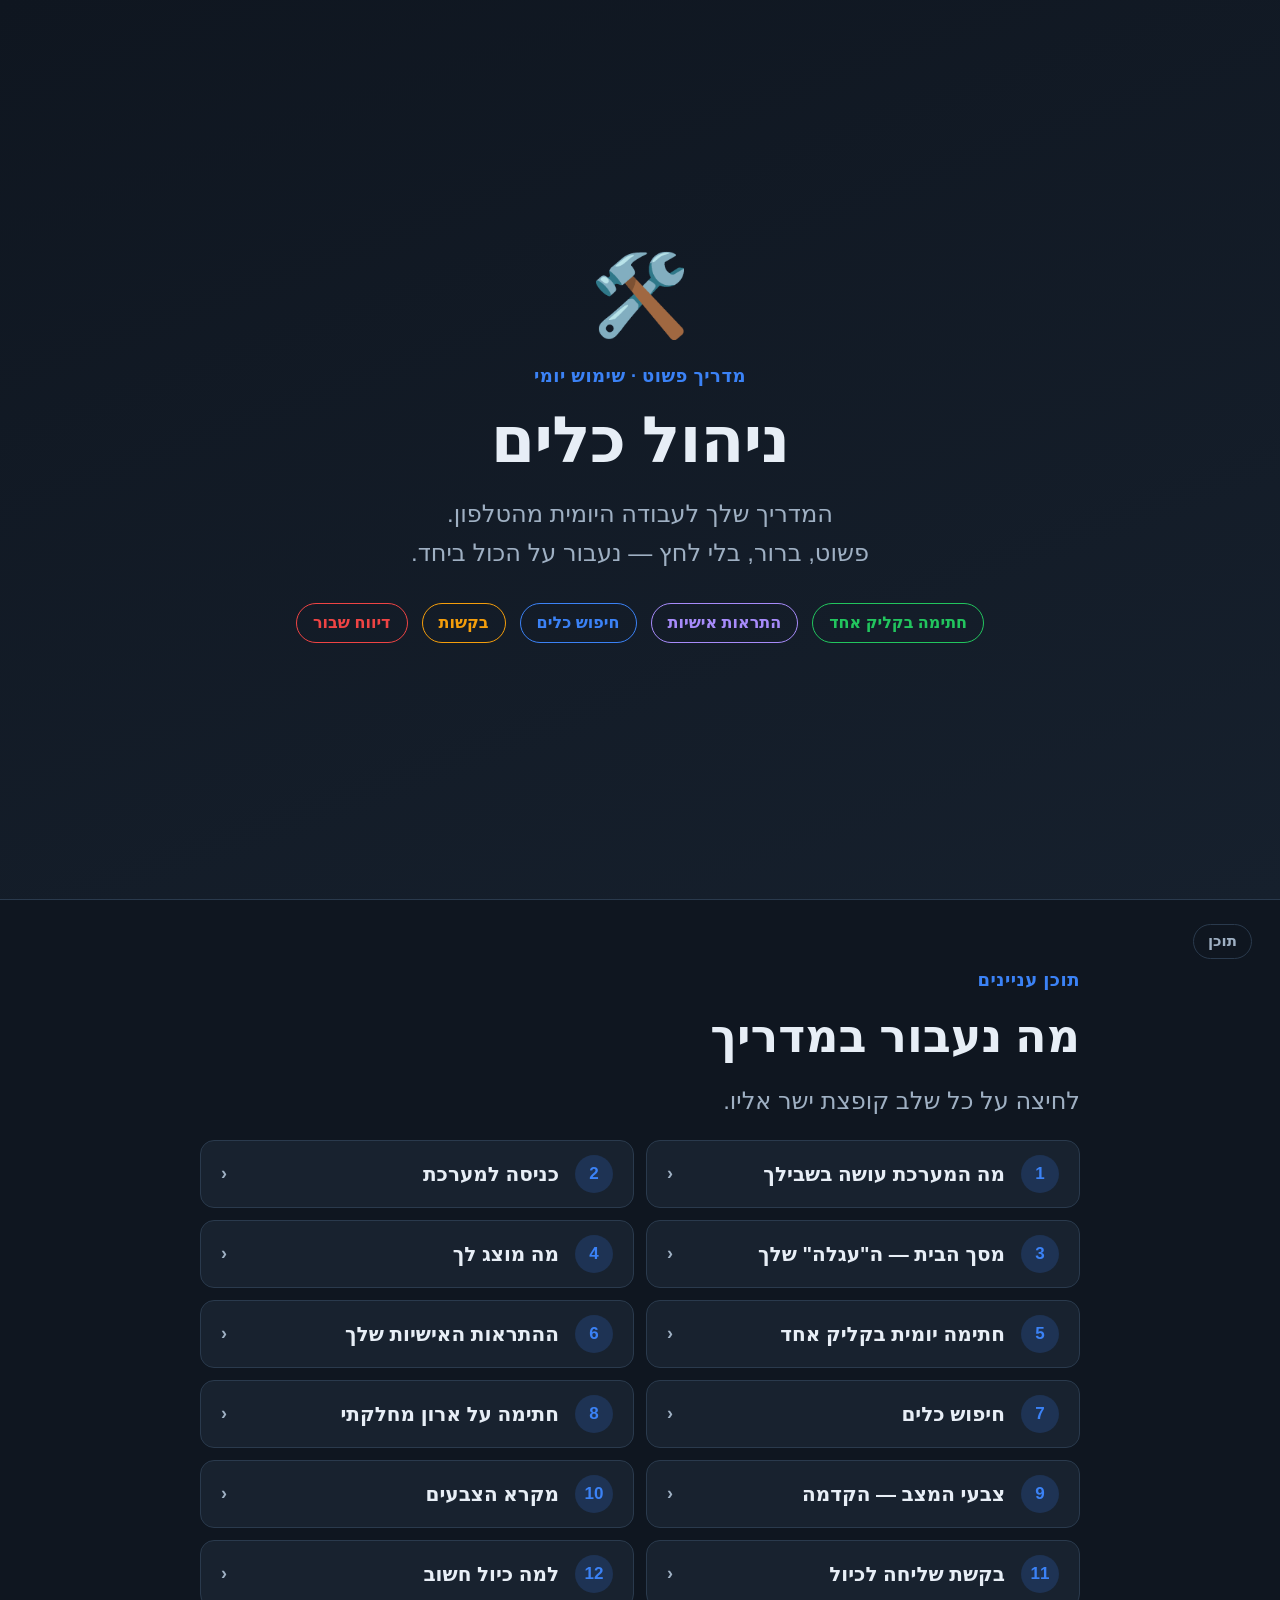
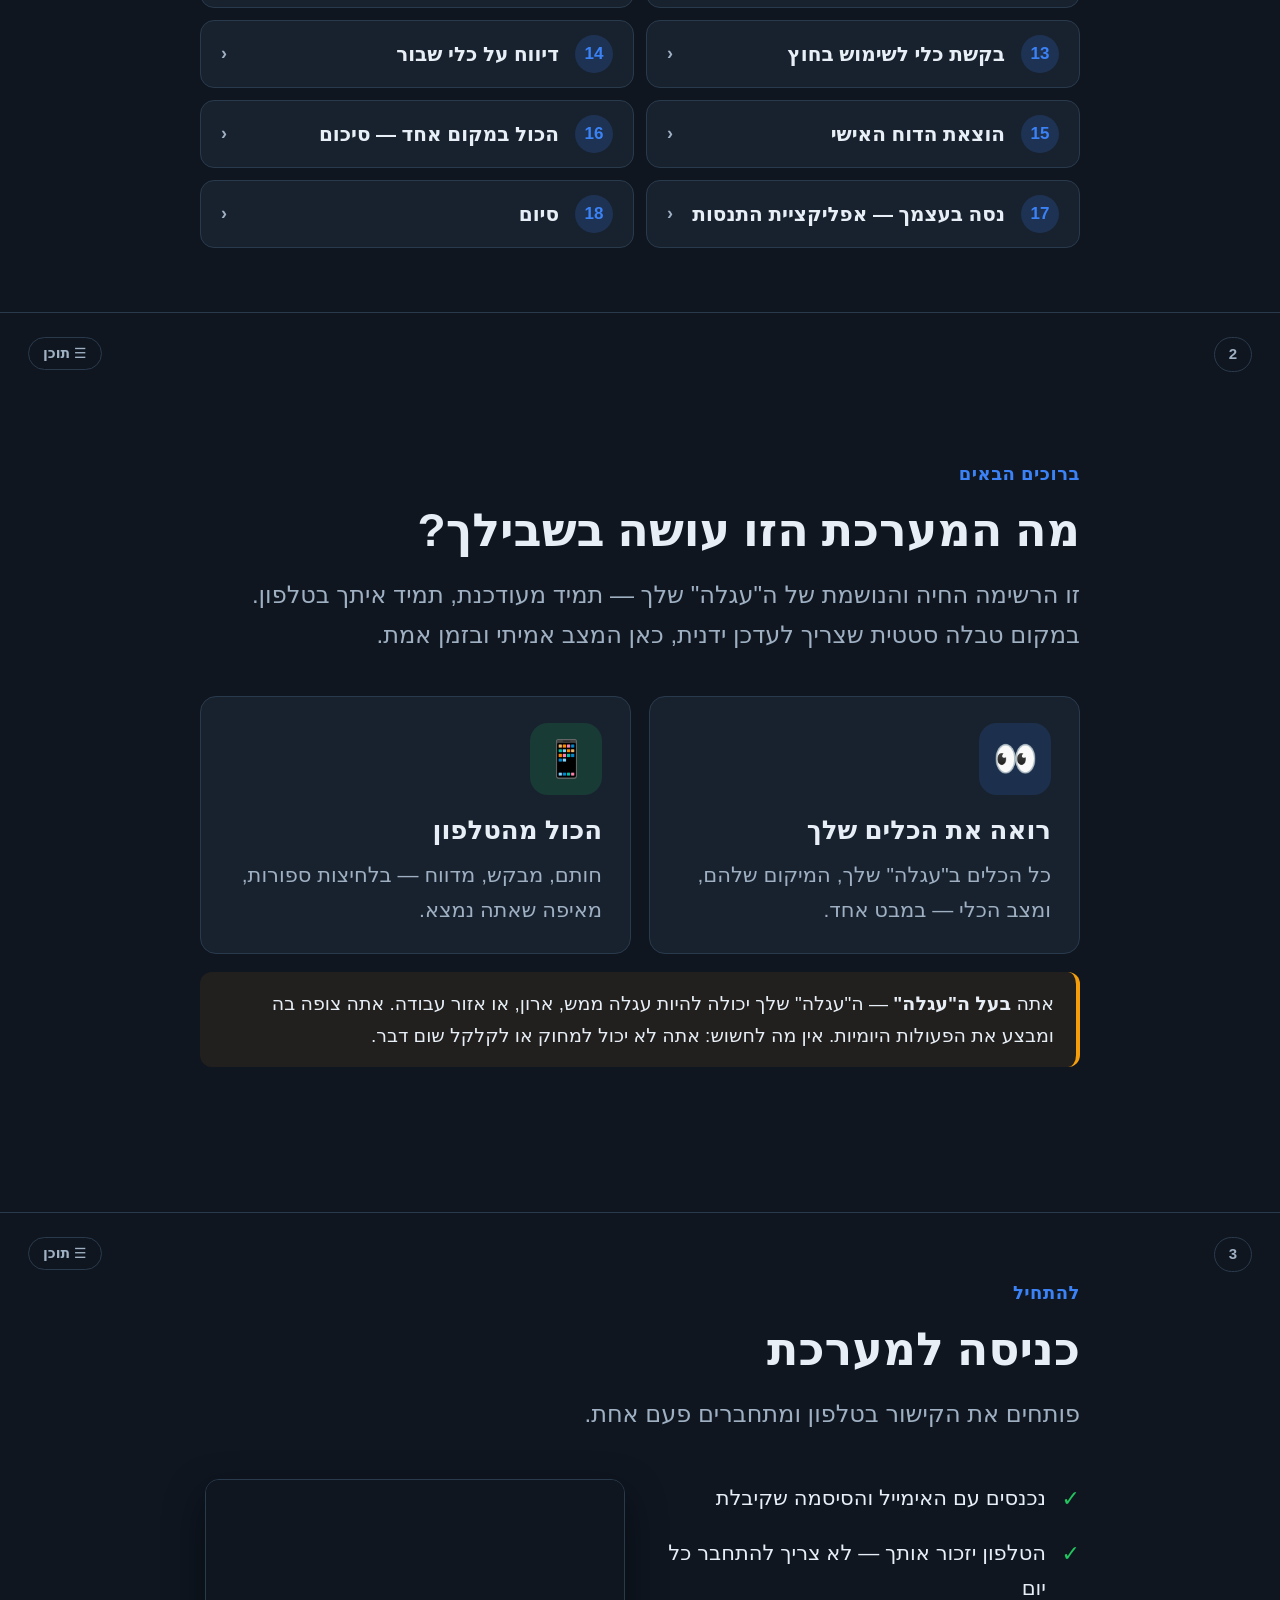
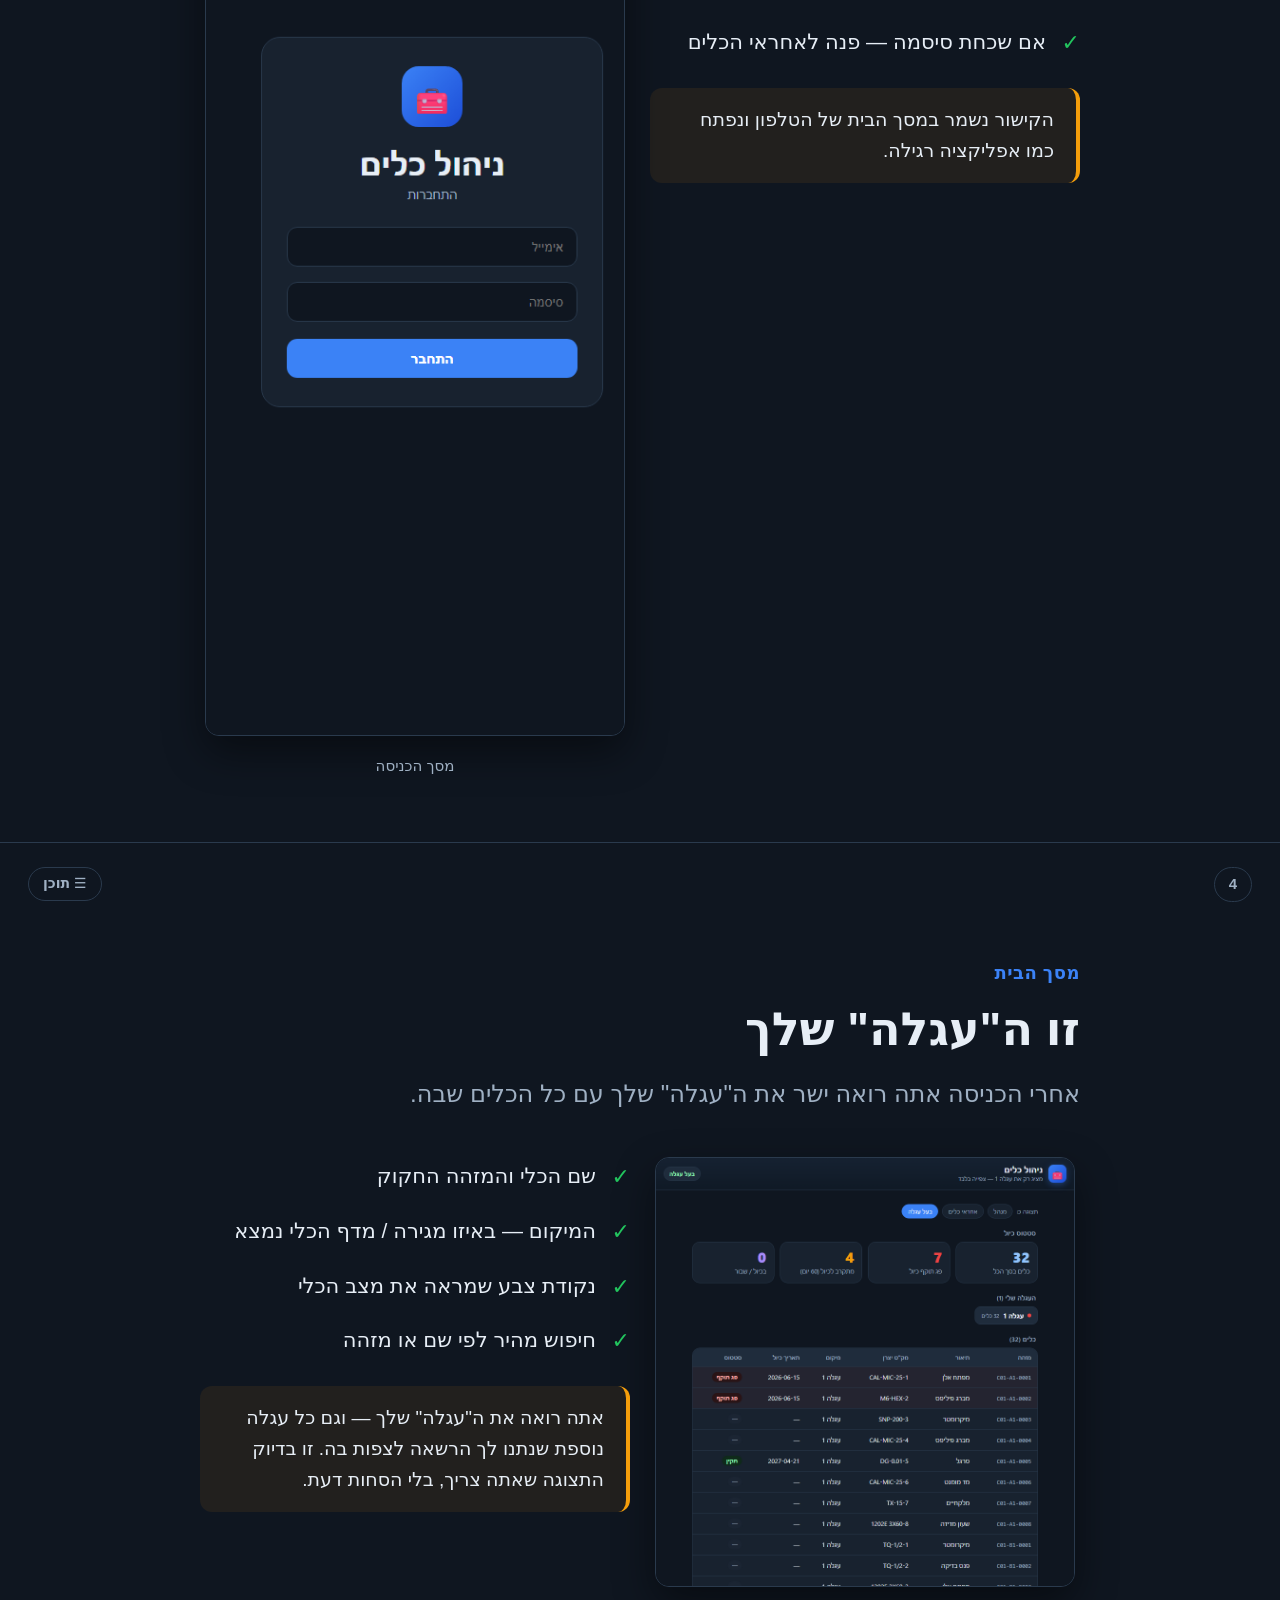
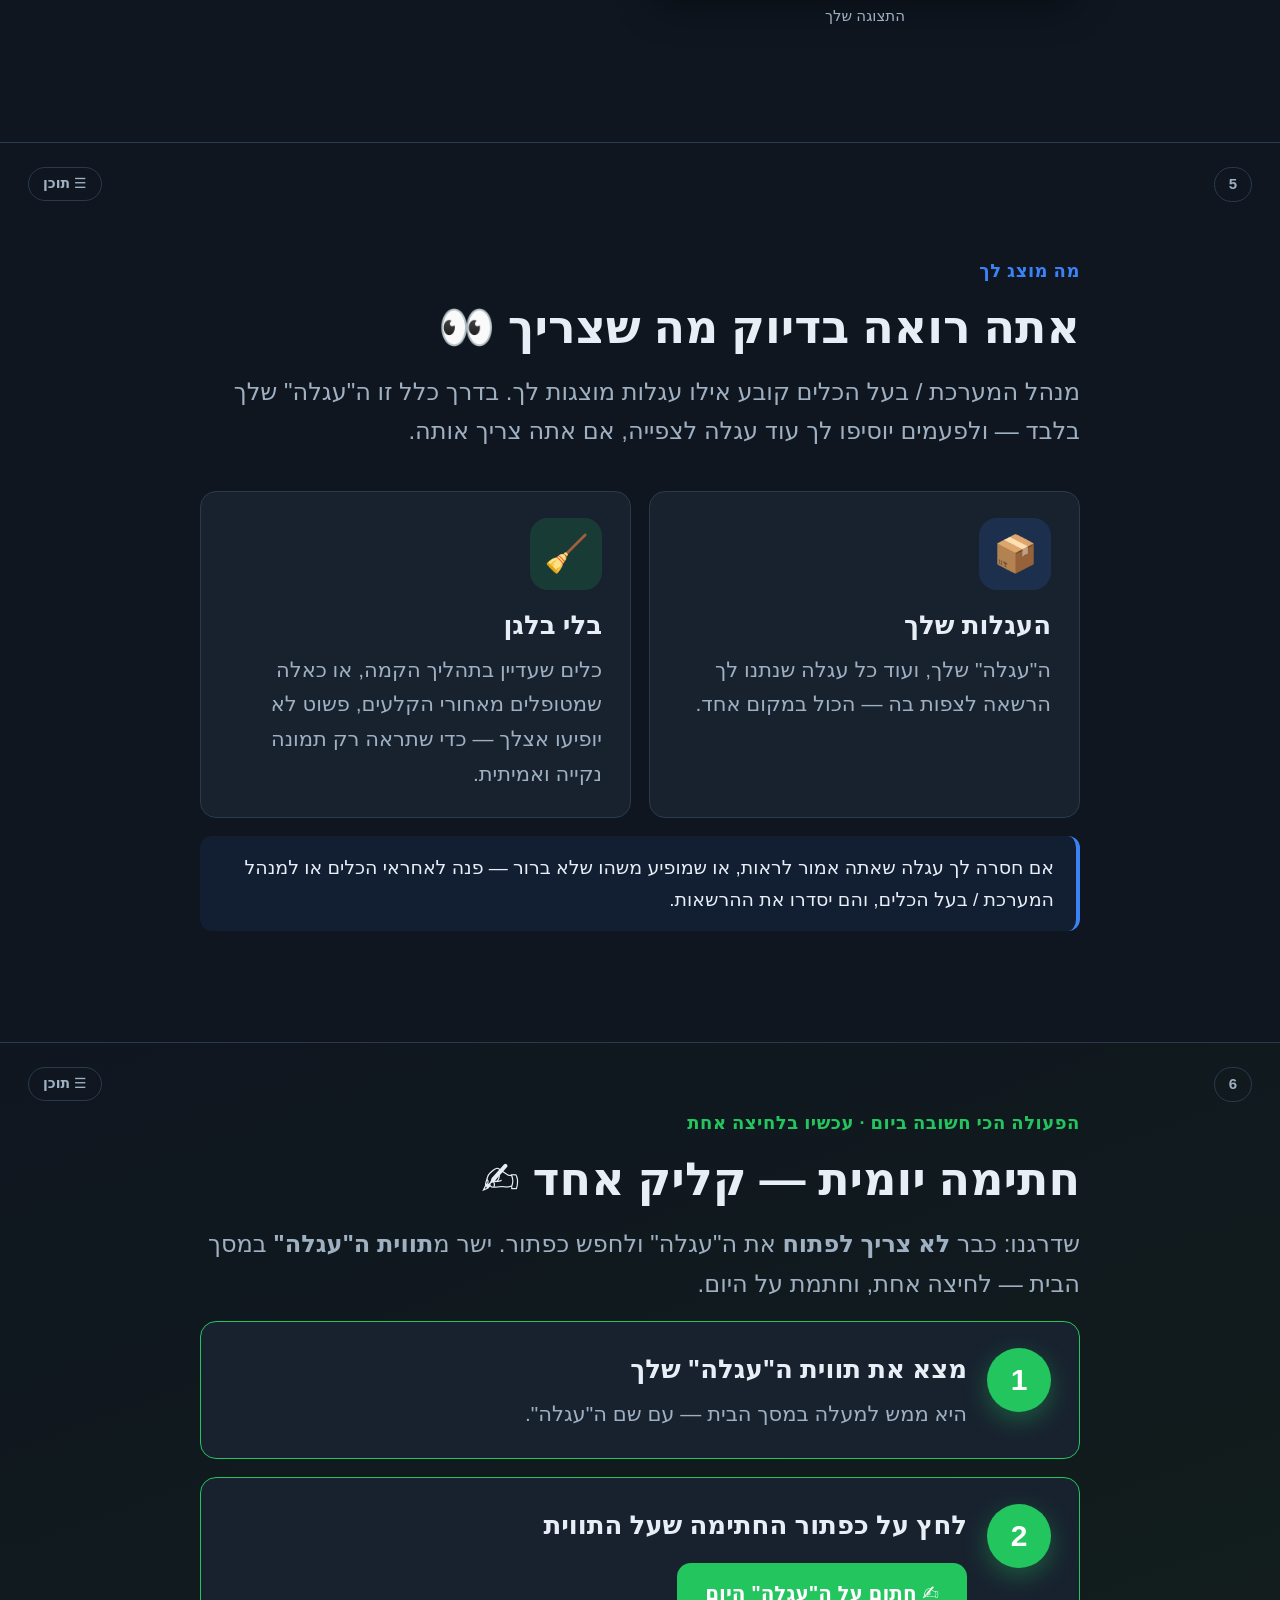
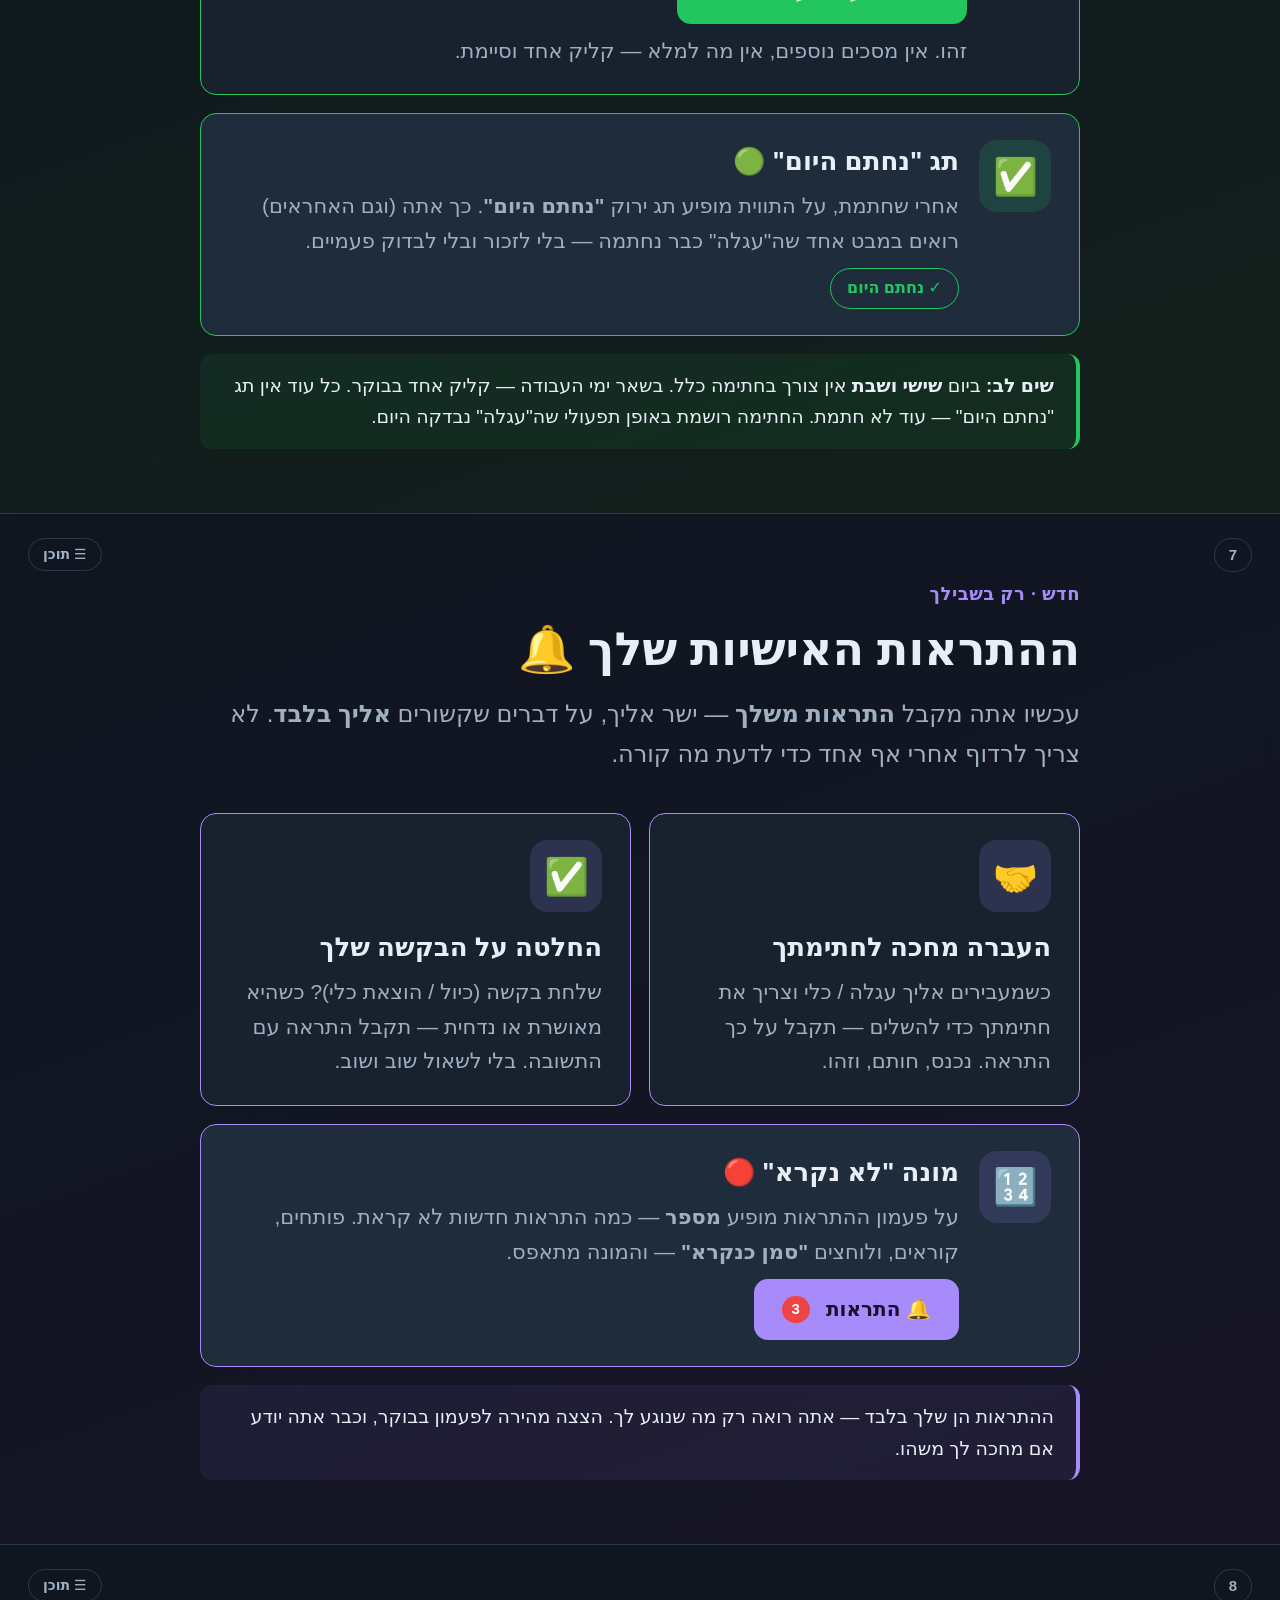
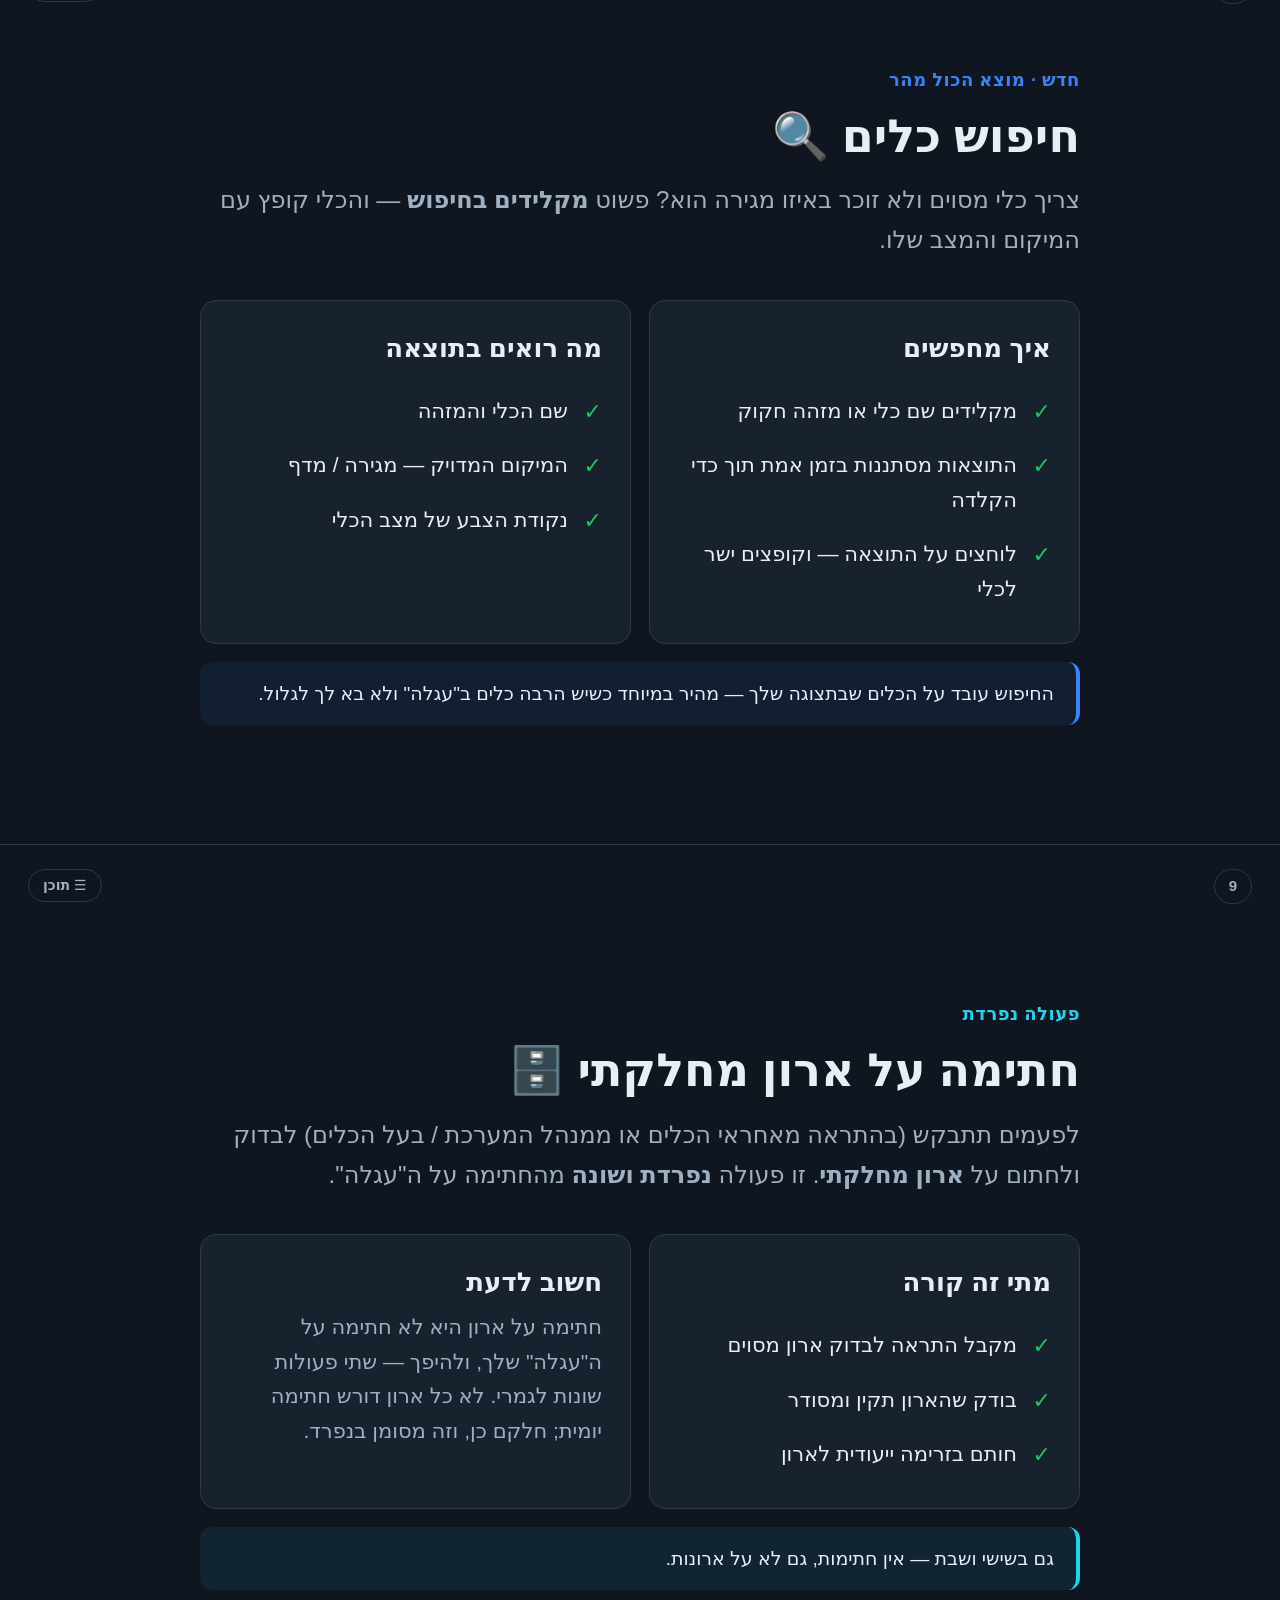
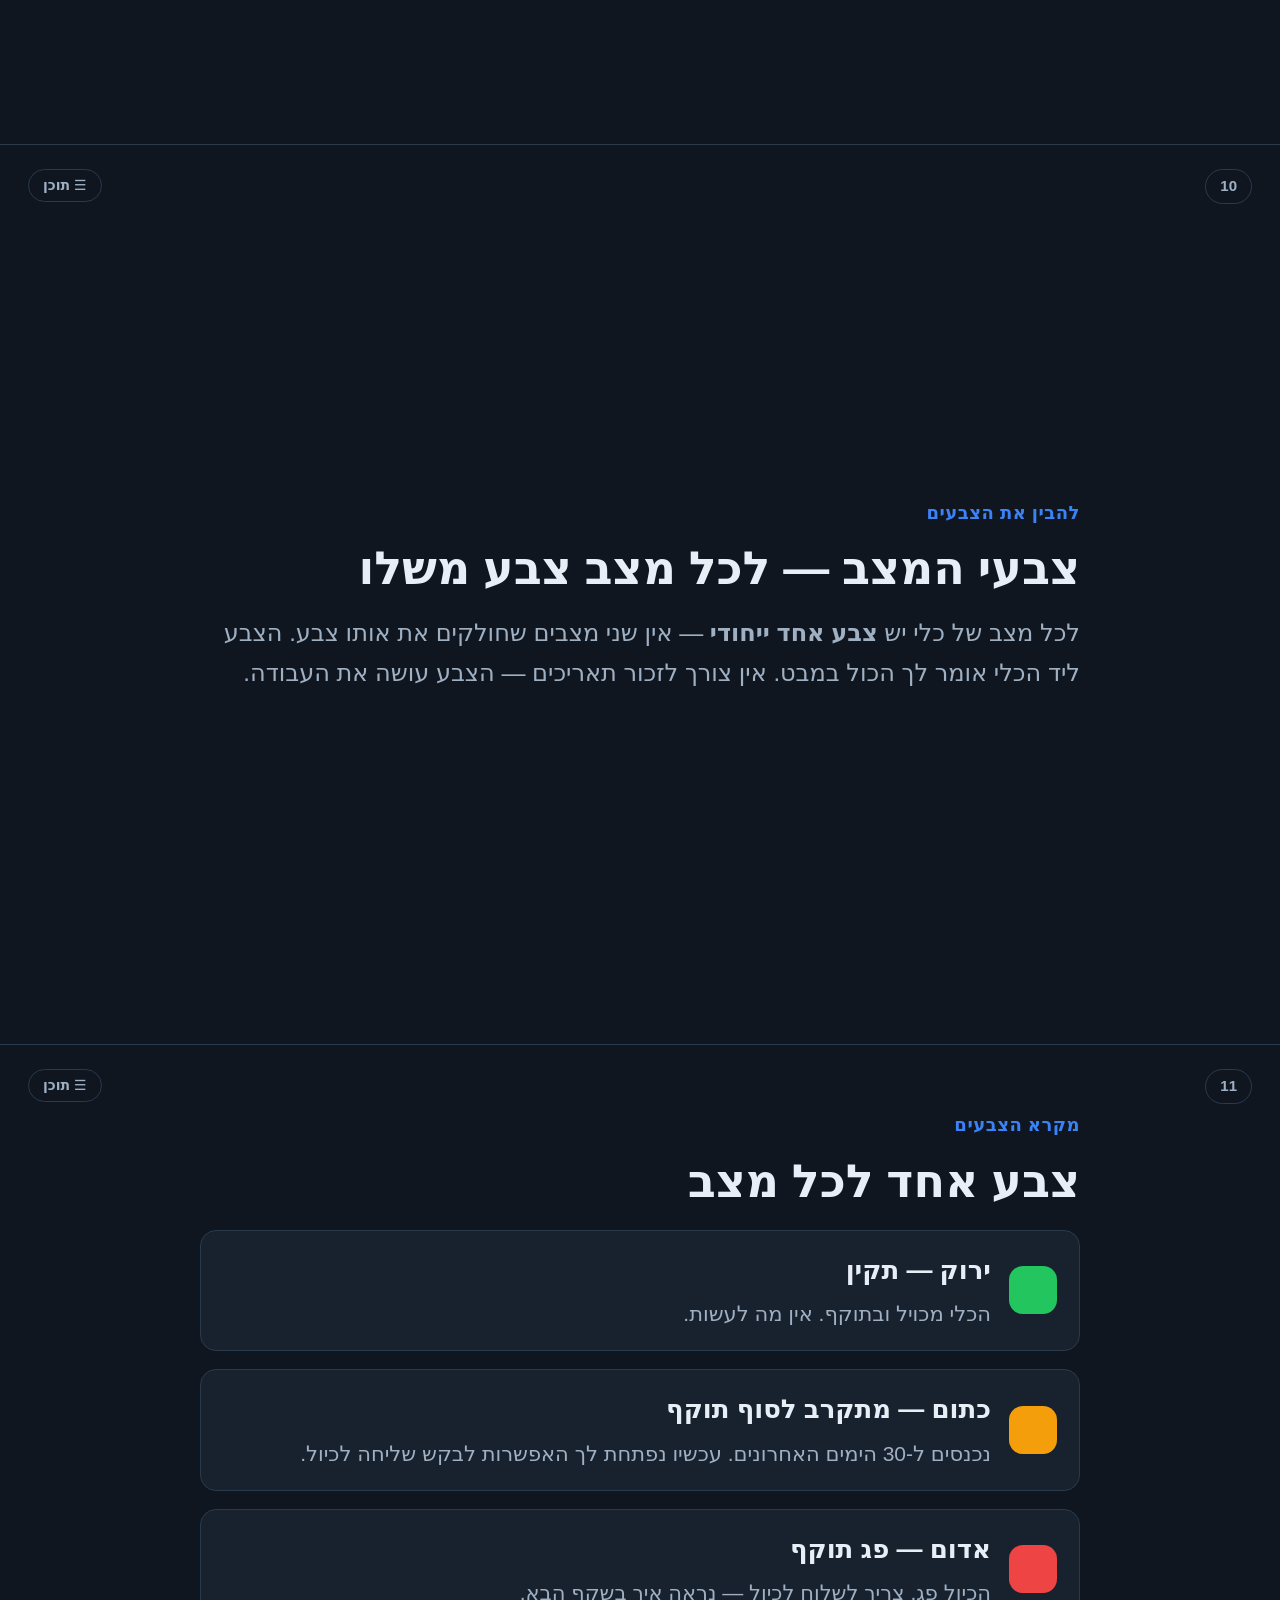
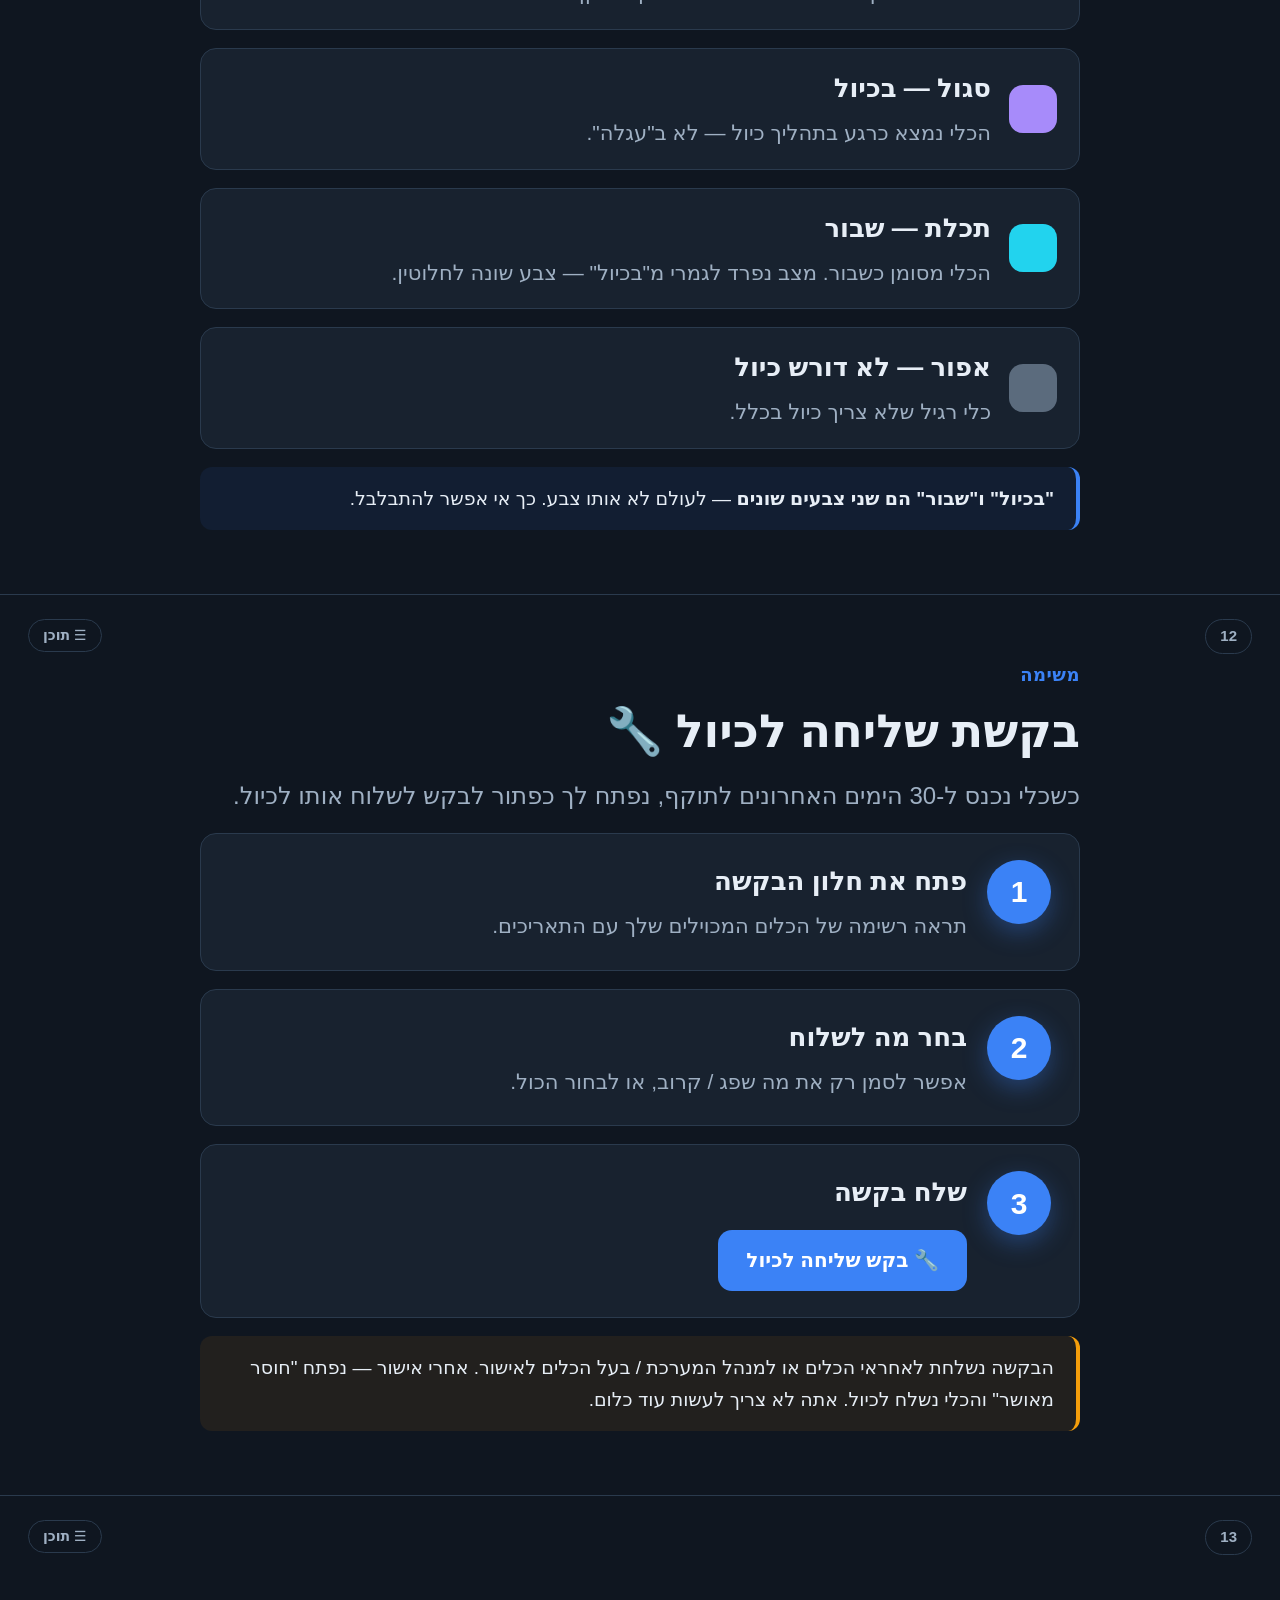
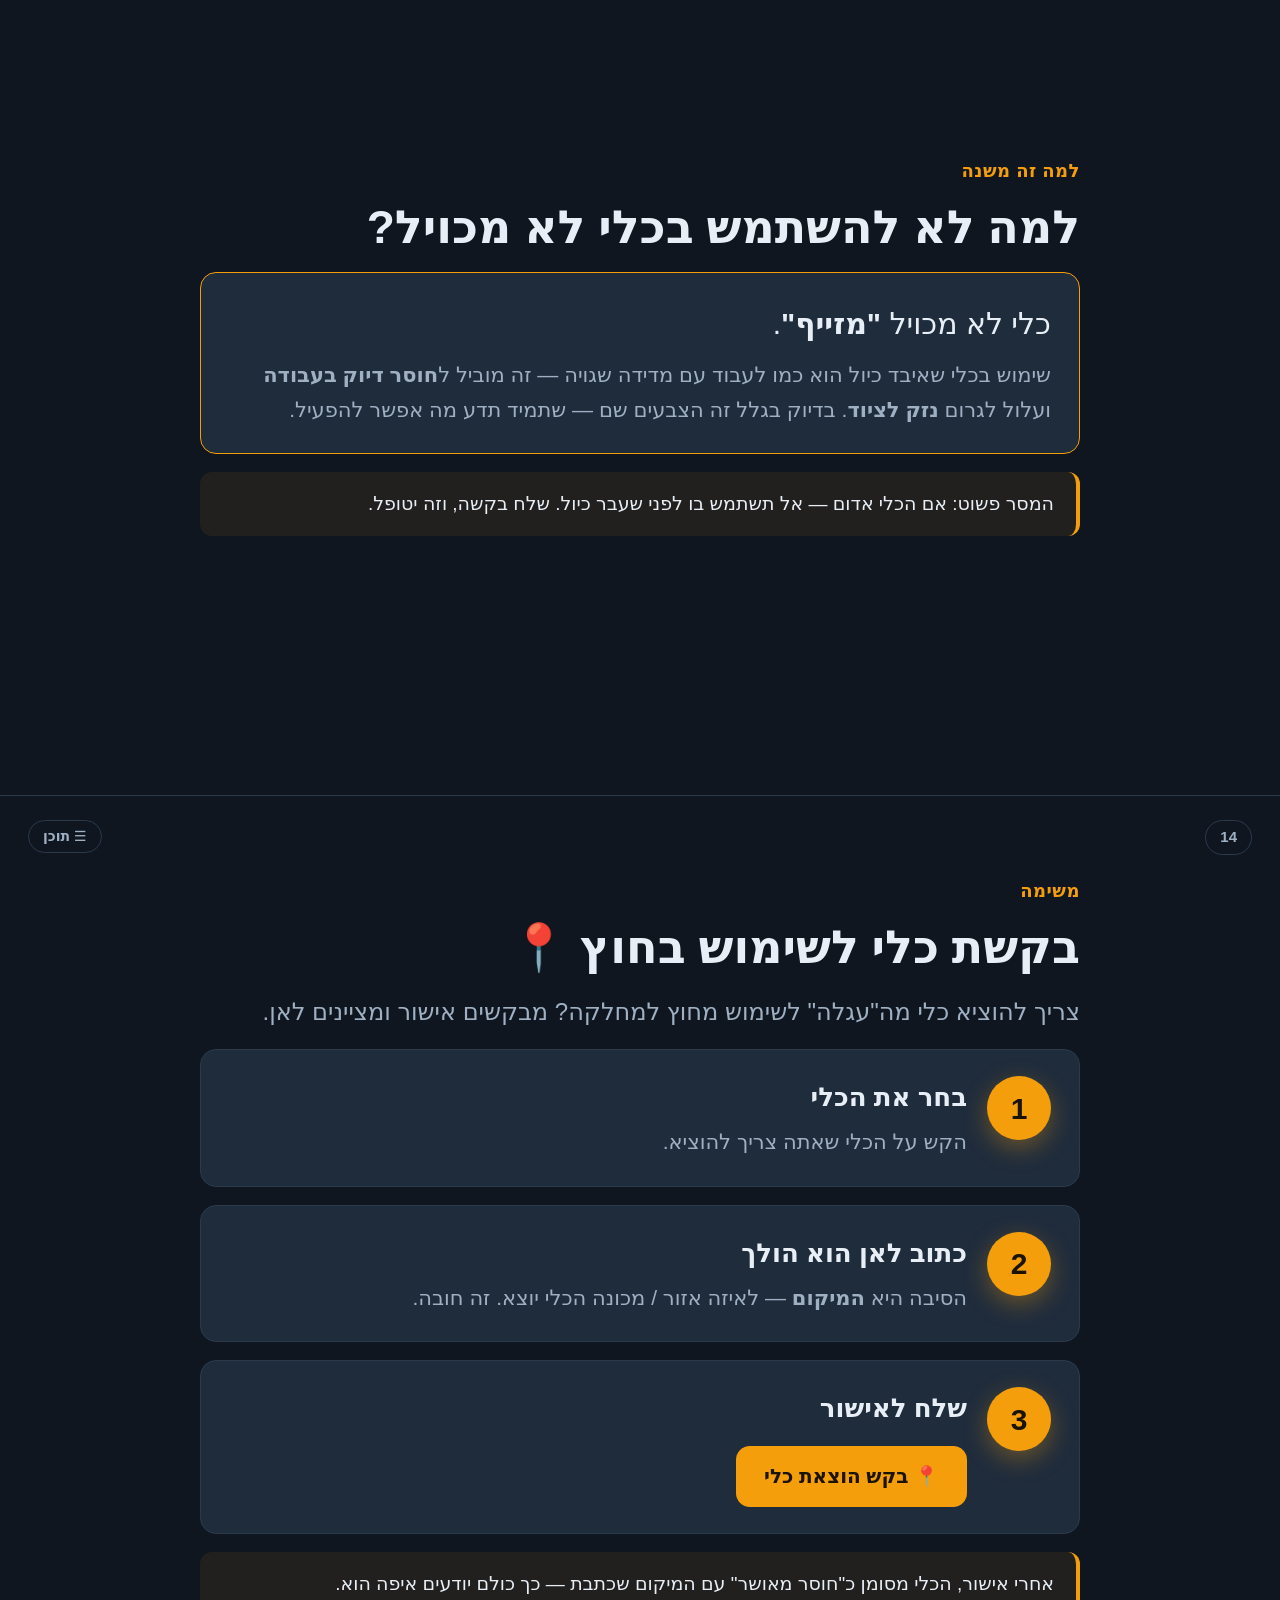
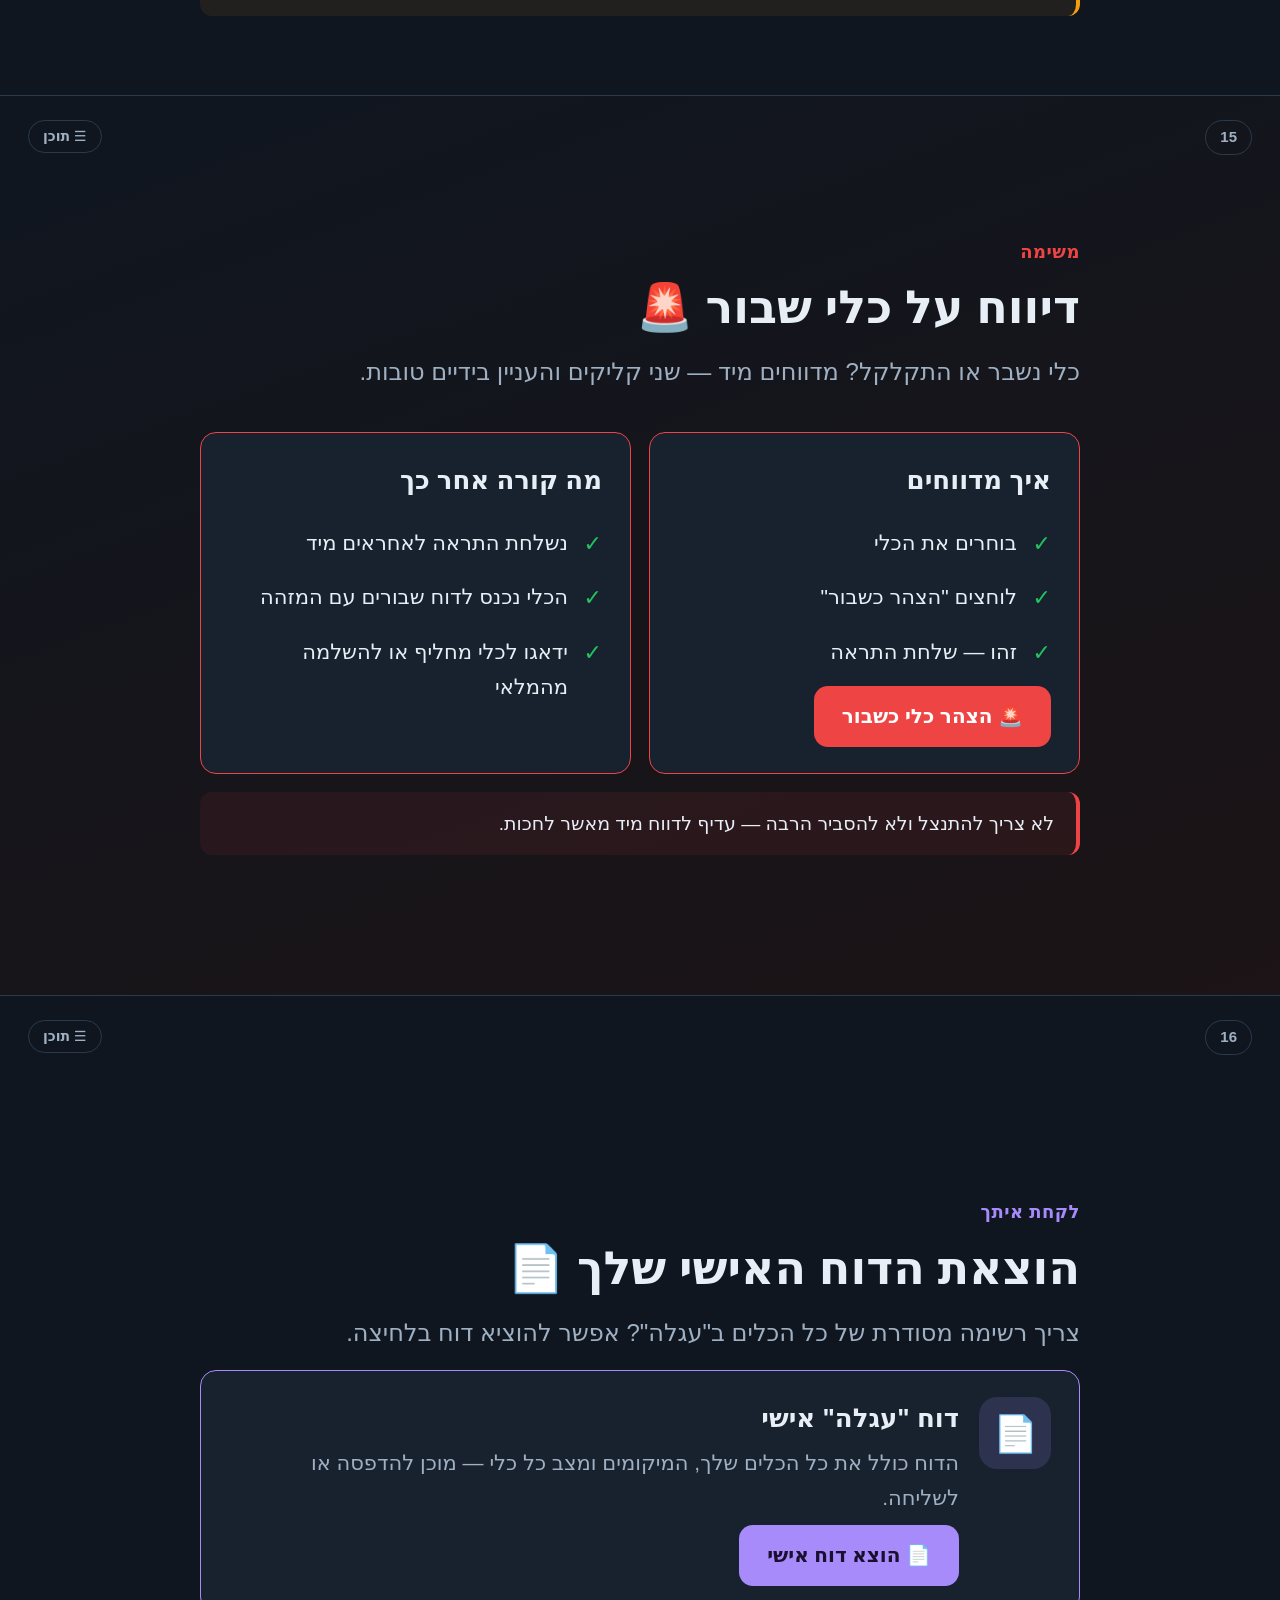
<file: presentations/training-owner/index.html>
<!doctype html>
<html lang="he" dir="rtl">
<head>
<meta charset="utf-8">
<meta name="viewport" content="width=device-width, initial-scale=1">
<title>מדריך שימוש · ניהול כלים</title>
<style>
  :root{
    --bg:#0f1620; --surface:#18222f; --surface2:#1f2c3c; --text:#e7eef6;
    --muted:#9fb0c3; --blue:#3b82f6; --green:#22c55e; --red:#ef4444;
    --amber:#f59e0b; --purple:#a78bfa; --border:#2a3a4d; --r:16px;
    --cyan:#22d3ee; --gray:#5b6b7d;
  }
  *{box-sizing:border-box; margin:0; padding:0}
  html{scroll-behavior:smooth}
  body{
    background:var(--bg); color:var(--text);
    font-family:"Segoe UI","Arial Hebrew",Arial,system-ui,sans-serif;
    line-height:1.65; -webkit-font-smoothing:antialiased;
    font-size:19px;
  }
  .slide{
    width:100%; min-height:100vh; display:flex; flex-direction:column;
    justify-content:center; align-items:center;
    padding:64px 24px; border-bottom:1px solid var(--border);
    position:relative;
  }
  .wrap{width:100%; max-width:880px}
  .kicker{
    color:var(--blue); font-weight:800; letter-spacing:.5px;
    font-size:18px; margin-bottom:14px; display:inline-block;
  }
  h1{font-size:64px; line-height:1.1; font-weight:900; letter-spacing:-1px}
  h2{font-size:46px; line-height:1.15; font-weight:900; margin-bottom:10px}
  h3{font-size:26px; font-weight:800; margin-bottom:6px}
  p{font-size:21px; color:var(--text)}
  .lead{font-size:24px; color:var(--muted); margin-top:18px}
  .muted{color:var(--muted)}
  .big{font-size:30px}
  .step-num{
    display:inline-flex; align-items:center; justify-content:center;
    width:64px; height:64px; border-radius:50%;
    background:var(--blue); color:#fff; font-size:30px; font-weight:900;
    box-shadow:0 8px 24px rgba(59,130,246,.35); flex:0 0 auto;
  }
  .badge{
    display:inline-block; padding:6px 16px; border-radius:999px;
    font-size:16px; font-weight:800; border:1px solid var(--border);
  }
  .card{
    background:var(--surface); border:1px solid var(--border);
    border-radius:var(--r); padding:26px 28px; margin-top:18px;
  }
  .card.alt{background:var(--surface2)}
  .row{display:flex; gap:20px; align-items:flex-start}
  .grid{display:grid; gap:18px}
  .grid.two{grid-template-columns:1fr 1fr}
  @media(max-width:680px){ .grid.two{grid-template-columns:1fr} h1{font-size:46px} h2{font-size:36px} }
  .pill-row{display:flex; flex-wrap:wrap; gap:14px; margin-top:8px}
  .colorcard{
    display:flex; align-items:center; gap:18px;
    background:var(--surface); border:1px solid var(--border);
    border-radius:var(--r); padding:18px 22px;
  }
  .swatch{width:48px; height:48px; border-radius:14px; flex:0 0 auto}
  .num-tag{
    position:absolute; top:24px; inset-inline-start:28px;
    color:var(--muted); font-size:15px; font-weight:700;
    border:1px solid var(--border); border-radius:999px; padding:4px 14px;
  }
  .hero-icon{font-size:80px; line-height:1; margin-bottom:24px}
  img.shot{
    width:100%; max-width:420px; border-radius:14px;
    border:1px solid var(--border); margin-top:22px;
    box-shadow:0 16px 40px rgba(0,0,0,.45);
  }
  .center{text-align:center}
  .btnfake{
    display:inline-flex; align-items:center; gap:10px;
    background:var(--blue); color:#fff; font-weight:800; font-size:20px;
    padding:14px 28px; border-radius:14px; margin-top:10px;
  }
  .btnfake.green{background:var(--green)}
  .btnfake.red{background:var(--red)}
  .btnfake.amber{background:var(--amber); color:#1a1300}
  .btnfake.purple{background:var(--purple); color:#190f2e}
  ul.clean{list-style:none; margin-top:14px}
  ul.clean li{
    font-size:21px; padding:10px 0 10px 0; padding-inline-start:34px;
    position:relative;
  }
  ul.clean li::before{
    content:"✓"; position:absolute; inset-inline-start:0; top:10px;
    color:var(--green); font-weight:900; font-size:22px;
  }
  .tip{
    border-inline-start:4px solid var(--amber);
    background:rgba(245,158,11,.08); padding:16px 22px; border-radius:12px;
    margin-top:18px; font-size:19px;
  }
  .footer{
    color:var(--muted); font-size:16px; text-align:center;
    padding:40px 20px;
  }
  .icon-circle{
    width:72px; height:72px; border-radius:18px; flex:0 0 auto;
    display:flex; align-items:center; justify-content:center; font-size:36px;
  }
  .quote{
    font-size:15px; color:var(--muted); margin-top:8px;
  }

  /* ===== Table of contents (clickable stage index) ===== */
  .toc-list{list-style:none; margin-top:20px; display:grid; gap:12px}
  .toc-list li{margin:0}
  .toc-list a{
    display:flex; align-items:center; gap:16px; text-decoration:none;
    color:var(--text); background:var(--surface); border:1px solid var(--border);
    border-radius:14px; padding:14px 20px; font-size:20px; font-weight:700;
    transition:border-color .15s, background .15s;
  }
  .toc-list a:hover{border-color:var(--blue); background:var(--surface2)}
  .toc-list .toc-n{
    display:inline-flex; align-items:center; justify-content:center;
    width:38px; height:38px; border-radius:50%; flex:0 0 auto;
    background:rgba(59,130,246,.18); color:var(--blue);
    font-size:17px; font-weight:900;
  }
  .toc-list .toc-arrow{margin-inline-start:auto; color:var(--muted); font-size:18px}
  .toc-grid{grid-template-columns:1fr 1fr}
  @media(max-width:680px){ .toc-grid{grid-template-columns:1fr} }

  /* "back to index" small link on each slide */
  .toindex{
    position:absolute; top:24px; inset-inline-end:28px;
    color:var(--muted); font-size:14px; font-weight:700; text-decoration:none;
    border:1px solid var(--border); border-radius:999px; padding:4px 14px;
  }
  .toindex:hover{color:var(--blue); border-color:var(--blue)}

  /* ===== PRINT / SAVE-AS-PDF ===== */
  @media print{
    @page{ size:A4 landscape; margin:12mm; }
    html{scroll-behavior:auto}
    body{
      background:#fff !important; color:#10202e !important;
      font-size:14px; line-height:1.5;
    }
    /* one slide = one printed page */
    .slide{
      min-height:auto !important; height:auto !important;
      width:100% !important; padding:18px 14px !important;
      border:none !important; background:#fff !important;
      display:block !important;
      break-inside:avoid; page-break-inside:avoid;
      break-after:page; page-break-after:always;
    }
    .slide:last-of-type{ break-after:auto; page-break-after:auto; }
    .wrap{max-width:100% !important}

    /* hide on-screen-only chrome */
    .toindex{ display:none !important; }
    .num-tag{ color:#5b6b7d !important; border-color:#c7d2dd !important; }

    /* print-safe colors */
    h1,h2,h3,p,.lead,.big{ color:#10202e !important; }
    .muted,.quote,.footer{ color:#42566a !important; }
    .kicker{ color:#1d4ed8 !important; }
    .card,.colorcard{
      background:#f5f8fb !important; border:1px solid #c7d2dd !important;
      break-inside:avoid; page-break-inside:avoid;
      box-shadow:none !important;
    }
    .card.alt{ background:#eef3f8 !important; }
    .tip{ background:#fbf3e3 !important; color:#3a2e12 !important; }
    .badge{ border-color:#c7d2dd !important; }
    img.shot{ box-shadow:none !important; max-width:320px; }

    /* TOC links become page references in PDF */
    .toc-list a{
      background:#f5f8fb !important; border:1px solid #c7d2dd !important;
      color:#10202e !important;
    }
    .toc-list .toc-n{ background:#e2ecf6 !important; color:#1d4ed8 !important; }

    /* keep colored buttons/swatches readable but flat */
    .btnfake{ box-shadow:none !important; }
    .step-num,.icon-circle{ box-shadow:none !important; }

    /* make sure backgrounds/colors actually print */
    *{ -webkit-print-color-adjust:exact !important; print-color-adjust:exact !important; }
  }
</style>
</head>
<body>

<!-- 1. TITLE -->
<section id="s-title" class="slide center" style="background:linear-gradient(160deg,#0f1620 0%,#16202d 100%)">
  <div class="wrap">
    <div class="hero-icon">🛠️</div>
    <span class="kicker">מדריך פשוט · שימוש יומי</span>
    <h1>ניהול כלים</h1>
    <p class="lead">המדריך שלך לעבודה היומית מהטלפון.<br>פשוט, ברור, בלי לחץ — נעבור על הכול ביחד.</p>
    <div class="pill-row center" style="justify-content:center; margin-top:30px">
      <span class="badge" style="color:var(--green); border-color:var(--green)">חתימה בקליק אחד</span>
      <span class="badge" style="color:var(--purple); border-color:var(--purple)">התראות אישיות</span>
      <span class="badge" style="color:var(--blue); border-color:var(--blue)">חיפוש כלים</span>
      <span class="badge" style="color:var(--amber); border-color:var(--amber)">בקשות</span>
      <span class="badge" style="color:var(--red); border-color:var(--red)">דיווח שבור</span>
    </div>
  </div>
</section>

<!-- TOC / INDEX — clickable stage list -->
<section id="s-index" class="slide">
  <span class="num-tag">תוכן</span>
  <div class="wrap">
    <span class="kicker">תוכן עניינים</span>
    <h2>מה נעבור במדריך</h2>
    <p class="lead">לחיצה על כל שלב קופצת ישר אליו.</p>
    <ul class="toc-list toc-grid">
      <li><a href="#s-welcome"><span class="toc-n">1</span><span>מה המערכת עושה בשבילך</span><span class="toc-arrow">‹</span></a></li>
      <li><a href="#s-login"><span class="toc-n">2</span><span>כניסה למערכת</span><span class="toc-arrow">‹</span></a></li>
      <li><a href="#s-home"><span class="toc-n">3</span><span>מסך הבית — ה"עגלה" שלך</span><span class="toc-arrow">‹</span></a></li>
      <li><a href="#s-visibility"><span class="toc-n">4</span><span>מה מוצג לך</span><span class="toc-arrow">‹</span></a></li>
      <li><a href="#s-signoff"><span class="toc-n">5</span><span>חתימה יומית בקליק אחד</span><span class="toc-arrow">‹</span></a></li>
      <li><a href="#s-notifications"><span class="toc-n">6</span><span>ההתראות האישיות שלך</span><span class="toc-arrow">‹</span></a></li>
      <li><a href="#s-search"><span class="toc-n">7</span><span>חיפוש כלים</span><span class="toc-arrow">‹</span></a></li>
      <li><a href="#s-closet"><span class="toc-n">8</span><span>חתימה על ארון מחלקתי</span><span class="toc-arrow">‹</span></a></li>
      <li><a href="#s-colors-intro"><span class="toc-n">9</span><span>צבעי המצב — הקדמה</span><span class="toc-arrow">‹</span></a></li>
      <li><a href="#s-colors-legend"><span class="toc-n">10</span><span>מקרא הצבעים</span><span class="toc-arrow">‹</span></a></li>
      <li><a href="#s-calibration"><span class="toc-n">11</span><span>בקשת שליחה לכיול</span><span class="toc-arrow">‹</span></a></li>
      <li><a href="#s-why-calibration"><span class="toc-n">12</span><span>למה כיול חשוב</span><span class="toc-arrow">‹</span></a></li>
      <li><a href="#s-external"><span class="toc-n">13</span><span>בקשת כלי לשימוש בחוץ</span><span class="toc-arrow">‹</span></a></li>
      <li><a href="#s-broken"><span class="toc-n">14</span><span>דיווח על כלי שבור</span><span class="toc-arrow">‹</span></a></li>
      <li><a href="#s-export"><span class="toc-n">15</span><span>הוצאת הדוח האישי</span><span class="toc-arrow">‹</span></a></li>
      <li><a href="#s-cheatsheet"><span class="toc-n">16</span><span>הכול במקום אחד — סיכום</span><span class="toc-arrow">‹</span></a></li>
      <li><a href="#s-try-it"><span class="toc-n">17</span><span>נסה בעצמך — אפליקציית התנסות</span><span class="toc-arrow">‹</span></a></li>
      <li><a href="#s-closing"><span class="toc-n">18</span><span>סיום</span><span class="toc-arrow">‹</span></a></li>
    </ul>
  </div>
</section>

<!-- 2. WELCOME / WHAT IS THIS -->
<section id="s-welcome" class="slide">
  <a class="toindex" href="#s-index">☰ תוכן</a>
  <span class="num-tag">2</span>
  <div class="wrap">
    <span class="kicker">ברוכים הבאים</span>
    <h2>מה המערכת הזו עושה בשבילך?</h2>
    <p class="lead">זו הרשימה החיה והנושמת של ה"עגלה" שלך — תמיד מעודכנת, תמיד איתך בטלפון. במקום טבלה סטטית שצריך לעדכן ידנית, כאן המצב אמיתי ובזמן אמת.</p>
    <div class="grid two" style="margin-top:24px">
      <div class="card">
        <div class="icon-circle" style="background:rgba(59,130,246,.15)">👀</div>
        <h3 style="margin-top:14px">רואה את הכלים שלך</h3>
        <p class="muted">כל הכלים ב"עגלה" שלך, המיקום שלהם, ומצב הכלי — במבט אחד.</p>
      </div>
      <div class="card">
        <div class="icon-circle" style="background:rgba(34,197,94,.15)">📱</div>
        <h3 style="margin-top:14px">הכול מהטלפון</h3>
        <p class="muted">חותם, מבקש, מדווח — בלחיצות ספורות, מאיפה שאתה נמצא.</p>
      </div>
    </div>
    <div class="tip">אתה <b>בעל ה"עגלה"</b> — ה"עגלה" שלך יכולה להיות עגלה ממש, ארון, או אזור עבודה. אתה צופה בה ומבצע את הפעולות היומיות. אין מה לחשוש: אתה לא יכול למחוק או לקלקל שום דבר.</div>
  </div>
</section>

<!-- 3. LOGIN -->
<section id="s-login" class="slide">
  <a class="toindex" href="#s-index">☰ תוכן</a>
  <span class="num-tag">3</span>
  <div class="wrap">
    <span class="kicker">להתחיל</span>
    <h2>כניסה למערכת</h2>
    <p class="lead">פותחים את הקישור בטלפון ומתחברים פעם אחת.</p>
    <div class="row" style="margin-top:24px; flex-wrap:wrap">
      <div style="flex:1; min-width:280px">
        <ul class="clean">
          <li>נכנסים עם האימייל והסיסמה שקיבלת</li>
          <li>הטלפון יזכור אותך — לא צריך להתחבר כל יום</li>
          <li>אם שכחת סיסמה — פנה לאחראי הכלים</li>
        </ul>
        <div class="tip">הקישור נשמר במסך הבית של הטלפון ונפתח כמו אפליקציה רגילה.</div>
      </div>
      <div style="flex:1; min-width:240px" class="center">
        <img class="shot" src="[data-uri]" alt="מסך כניסה">
        <p class="muted" style="font-size:15px; margin-top:8px">מסך הכניסה</p>
      </div>
    </div>
  </div>
</section>

<!-- 4. THE HOME SCREEN -->
<section id="s-home" class="slide">
  <a class="toindex" href="#s-index">☰ תוכן</a>
  <span class="num-tag">4</span>
  <div class="wrap">
    <span class="kicker">מסך הבית</span>
    <h2>זו ה"עגלה" שלך</h2>
    <p class="lead">אחרי הכניסה אתה רואה ישר את ה"עגלה" שלך עם כל הכלים שבה.</p>
    <div class="row" style="margin-top:22px; flex-wrap:wrap">
      <div style="flex:1; min-width:240px" class="center">
        <img class="shot" src="[data-uri]" alt="תצוגת בעל עגלה">
        <p class="muted" style="font-size:15px; margin-top:8px">התצוגה שלך</p>
      </div>
      <div style="flex:1; min-width:280px">
        <ul class="clean">
          <li>שם הכלי והמזהה החקוק</li>
          <li>המיקום — באיזו מגירה / מדף הכלי נמצא</li>
          <li>נקודת צבע שמראה את מצב הכלי</li>
          <li>חיפוש מהיר לפי שם או מזהה</li>
        </ul>
        <div class="tip">אתה רואה את ה"עגלה" שלך — וגם כל עגלה נוספת שנתנו לך הרשאה לצפות בה. זו בדיוק התצוגה שאתה צריך, בלי הסחות דעת.</div>
      </div>
    </div>
  </div>
</section>

<!-- 4b. WHAT YOU SEE (visibility) -->
<section id="s-visibility" class="slide">
  <a class="toindex" href="#s-index">☰ תוכן</a>
  <span class="num-tag">5</span>
  <div class="wrap">
    <span class="kicker" style="color:var(--blue)">מה מוצג לך</span>
    <h2>אתה רואה בדיוק מה שצריך 👀</h2>
    <p class="lead">מנהל המערכת / בעל הכלים קובע אילו עגלות מוצגות לך. בדרך כלל זו ה"עגלה" שלך בלבד — ולפעמים יוסיפו לך עוד עגלה לצפייה, אם אתה צריך אותה.</p>
    <div class="grid two" style="margin-top:22px">
      <div class="card">
        <div class="icon-circle" style="background:rgba(59,130,246,.15)">📦</div>
        <h3 style="margin-top:14px">העגלות שלך</h3>
        <p class="muted">ה"עגלה" שלך, ועוד כל עגלה שנתנו לך הרשאה לצפות בה — הכול במקום אחד.</p>
      </div>
      <div class="card">
        <div class="icon-circle" style="background:rgba(34,197,94,.15)">🧹</div>
        <h3 style="margin-top:14px">בלי בלגן</h3>
        <p class="muted">כלים שעדיין בתהליך הקמה, או כאלה שמטופלים מאחורי הקלעים, פשוט לא יופיעו אצלך — כדי שתראה רק תמונה נקייה ואמיתית.</p>
      </div>
    </div>
    <div class="tip" style="border-color:var(--blue); background:rgba(59,130,246,.08)">אם חסרה לך עגלה שאתה אמור לראות, או שמופיע משהו שלא ברור — פנה לאחראי הכלים או למנהל המערכת / בעל הכלים, והם יסדרו את ההרשאות.</div>
  </div>
</section>

<!-- 5. DAILY SIGN-OFF (the most important) — NOW ONE-CLICK -->
<section id="s-signoff" class="slide" style="background:linear-gradient(160deg,#0f1620,#13201a)">
  <a class="toindex" href="#s-index">☰ תוכן</a>
  <span class="num-tag">6</span>
  <div class="wrap">
    <span class="kicker" style="color:var(--green)">הפעולה הכי חשובה ביום · עכשיו בלחיצה אחת</span>
    <h2>חתימה יומית — קליק אחד ✍️</h2>
    <p class="lead">שדרגנו: כבר <b>לא צריך לפתוח</b> את ה"עגלה" ולחפש כפתור. ישר מ<b>תווית ה"עגלה"</b> במסך הבית — לחיצה אחת, וחתמת על היום.</p>
    <div class="card" style="border-color:var(--green)">
      <div class="row">
        <span class="step-num" style="background:var(--green); box-shadow:0 8px 24px rgba(34,197,94,.35)">1</span>
        <div>
          <h3>מצא את תווית ה"עגלה" שלך</h3>
          <p class="muted">היא ממש למעלה במסך הבית — עם שם ה"עגלה".</p>
        </div>
      </div>
    </div>
    <div class="card" style="border-color:var(--green)">
      <div class="row">
        <span class="step-num" style="background:var(--green); box-shadow:0 8px 24px rgba(34,197,94,.35)">2</span>
        <div>
          <h3>לחץ על כפתור החתימה שעל התווית</h3>
          <span class="btnfake green">✍️ חתום על ה"עגלה" היום</span>
          <p class="muted" style="margin-top:10px">זהו. אין מסכים נוספים, אין מה למלא — קליק אחד וסיימת.</p>
        </div>
      </div>
    </div>
    <div class="card alt" style="border-color:var(--green)">
      <div class="row">
        <span class="icon-circle" style="background:rgba(34,197,94,.15)">✅</span>
        <div>
          <h3>תג "נחתם היום" 🟢</h3>
          <p class="muted">אחרי שחתמת, על התווית מופיע תג ירוק <b>"נחתם היום"</b>. כך אתה (וגם האחראים) רואים במבט אחד שה"עגלה" כבר נחתמה — בלי לזכור ובלי לבדוק פעמיים.</p>
          <span class="badge" style="color:var(--green); border-color:var(--green); margin-top:10px">✓ נחתם היום</span>
        </div>
      </div>
    </div>
    <div class="tip" style="border-color:var(--green); background:rgba(34,197,94,.08)">
      <b>שים לב:</b> ביום <b>שישי ושבת</b> אין צורך בחתימה כלל. בשאר ימי העבודה — קליק אחד בבוקר. כל עוד אין תג "נחתם היום" — עוד לא חתמת. החתימה רושמת באופן תפעולי שה"עגלה" נבדקה היום.
    </div>
  </div>
</section>

<!-- NEW: PERSONAL NOTIFICATIONS -->
<section id="s-notifications" class="slide" style="background:linear-gradient(160deg,#0f1620,#171426)">
  <a class="toindex" href="#s-index">☰ תוכן</a>
  <span class="num-tag">7</span>
  <div class="wrap">
    <span class="kicker" style="color:var(--purple)">חדש · רק בשבילך</span>
    <h2>ההתראות האישיות שלך 🔔</h2>
    <p class="lead">עכשיו אתה מקבל <b>התראות משלך</b> — ישר אליך, על דברים שקשורים <b>אליך בלבד</b>. לא צריך לרדוף אחרי אף אחד כדי לדעת מה קורה.</p>
    <div class="grid two" style="margin-top:22px">
      <div class="card" style="border-color:var(--purple)">
        <div class="icon-circle" style="background:rgba(167,139,250,.15)">🤝</div>
        <h3 style="margin-top:14px">העברה מחכה לחתימתך</h3>
        <p class="muted">כשמעבירים אליך עגלה / כלי וצריך את חתימתך כדי להשלים — תקבל על כך התראה. נכנס, חותם, וזהו.</p>
      </div>
      <div class="card" style="border-color:var(--purple)">
        <div class="icon-circle" style="background:rgba(167,139,250,.15)">✅</div>
        <h3 style="margin-top:14px">החלטה על הבקשה שלך</h3>
        <p class="muted">שלחת בקשה (כיול / הוצאת כלי)? כשהיא מאושרת או נדחית — תקבל התראה עם התשובה. בלי לשאול שוב ושוב.</p>
      </div>
    </div>
    <div class="card alt" style="border-color:var(--purple); margin-top:18px">
      <div class="row">
        <span class="icon-circle" style="background:rgba(167,139,250,.15)">🔢</span>
        <div>
          <h3>מונה "לא נקרא" 🔴</h3>
          <p class="muted">על פעמון ההתראות מופיע <b>מספר</b> — כמה התראות חדשות לא קראת. פותחים, קוראים, ולוחצים <b>"סמן כנקרא"</b> — והמונה מתאפס.</p>
          <span class="btnfake purple" style="margin-top:10px">🔔 התראות <span style="background:var(--red); color:#fff; border-radius:999px; padding:1px 10px; font-size:15px; margin-inline-start:6px">3</span></span>
        </div>
      </div>
    </div>
    <div class="tip" style="border-color:var(--purple); background:rgba(167,139,250,.08)">ההתראות הן שלך בלבד — אתה רואה רק מה שנוגע לך. הצצה מהירה לפעמון בבוקר, וכבר אתה יודע אם מחכה לך משהו.</div>
  </div>
</section>

<!-- NEW: GLOBAL SEARCH -->
<section id="s-search" class="slide">
  <a class="toindex" href="#s-index">☰ תוכן</a>
  <span class="num-tag">8</span>
  <div class="wrap">
    <span class="kicker" style="color:var(--blue)">חדש · מוצא הכול מהר</span>
    <h2>חיפוש כלים 🔍</h2>
    <p class="lead">צריך כלי מסוים ולא זוכר באיזו מגירה הוא? פשוט <b>מקלידים בחיפוש</b> — והכלי קופץ עם המיקום והמצב שלו.</p>
    <div class="grid two" style="margin-top:22px">
      <div class="card">
        <h3>איך מחפשים</h3>
        <ul class="clean">
          <li>מקלידים שם כלי או מזהה חקוק</li>
          <li>התוצאות מסתננות בזמן אמת תוך כדי הקלדה</li>
          <li>לוחצים על התוצאה — וקופצים ישר לכלי</li>
        </ul>
      </div>
      <div class="card">
        <h3>מה רואים בתוצאה</h3>
        <ul class="clean">
          <li>שם הכלי והמזהה</li>
          <li>המיקום המדויק — מגירה / מדף</li>
          <li>נקודת הצבע של מצב הכלי</li>
        </ul>
      </div>
    </div>
    <div class="tip" style="border-color:var(--blue); background:rgba(59,130,246,.08)">החיפוש עובד על הכלים שבתצוגה שלך — מהיר במיוחד כשיש הרבה כלים ב"עגלה" ולא בא לך לגלול.</div>
  </div>
</section>

<!-- 6. CLOSET SIGN-OFF (separate flow) -->
<section id="s-closet" class="slide">
  <a class="toindex" href="#s-index">☰ תוכן</a>
  <span class="num-tag">9</span>
  <div class="wrap">
    <span class="kicker" style="color:var(--cyan)">פעולה נפרדת</span>
    <h2>חתימה על ארון מחלקתי 🗄️</h2>
    <p class="lead">לפעמים תתבקש (בהתראה מאחראי הכלים או ממנהל המערכת / בעל הכלים) לבדוק ולחתום על <b>ארון מחלקתי</b>. זו פעולה <b>נפרדת ושונה</b> מהחתימה על ה"עגלה".</p>
    <div class="grid two" style="margin-top:22px">
      <div class="card">
        <h3>מתי זה קורה</h3>
        <ul class="clean">
          <li>מקבל התראה לבדוק ארון מסוים</li>
          <li>בודק שהארון תקין ומסודר</li>
          <li>חותם בזרימה ייעודית לארון</li>
        </ul>
      </div>
      <div class="card">
        <h3>חשוב לדעת</h3>
        <p class="muted">חתימה על ארון היא לא חתימה על ה"עגלה" שלך, ולהיפך — שתי פעולות שונות לגמרי. לא כל ארון דורש חתימה יומית; חלקם כן, וזה מסומן בנפרד.</p>
      </div>
    </div>
    <div class="tip" style="border-color:var(--cyan); background:rgba(34,211,238,.08)">גם בשישי ושבת — אין חתימות, גם לא על ארונות.</div>
  </div>
</section>

<!-- 7. STATUS COLORS - intro -->
<section id="s-colors-intro" class="slide">
  <a class="toindex" href="#s-index">☰ תוכן</a>
  <span class="num-tag">10</span>
  <div class="wrap">
    <span class="kicker" style="color:var(--blue)">להבין את הצבעים</span>
    <h2>צבעי המצב — לכל מצב צבע משלו</h2>
    <p class="lead">לכל מצב של כלי יש <b>צבע אחד ייחודי</b> — אין שני מצבים שחולקים את אותו צבע. הצבע ליד הכלי אומר לך הכול במבט. אין צורך לזכור תאריכים — הצבע עושה את העבודה.</p>
  </div>
</section>

<!-- 8. STATUS COLORS - the legend (one colour per status) -->
<section id="s-colors-legend" class="slide">
  <a class="toindex" href="#s-index">☰ תוכן</a>
  <span class="num-tag">11</span>
  <div class="wrap">
    <span class="kicker" style="color:var(--blue)">מקרא הצבעים</span>
    <h2>צבע אחד לכל מצב</h2>
    <div class="grid" style="margin-top:22px">
      <div class="colorcard">
        <span class="swatch" style="background:var(--green)"></span>
        <div><h3>ירוק — תקין</h3><p class="muted">הכלי מכויל ובתוקף. אין מה לעשות.</p></div>
      </div>
      <div class="colorcard">
        <span class="swatch" style="background:var(--amber)"></span>
        <div><h3>כתום — מתקרב לסוף תוקף</h3><p class="muted">נכנסים ל-30 הימים האחרונים. עכשיו נפתחת לך האפשרות לבקש שליחה לכיול.</p></div>
      </div>
      <div class="colorcard">
        <span class="swatch" style="background:var(--red)"></span>
        <div><h3>אדום — פג תוקף</h3><p class="muted">הכיול פג. צריך לשלוח לכיול — נראה איך בשקף הבא.</p></div>
      </div>
      <div class="colorcard">
        <span class="swatch" style="background:var(--purple)"></span>
        <div><h3>סגול — בכיול</h3><p class="muted">הכלי נמצא כרגע בתהליך כיול — לא ב"עגלה".</p></div>
      </div>
      <div class="colorcard">
        <span class="swatch" style="background:var(--cyan)"></span>
        <div><h3>תכלת — שבור</h3><p class="muted">הכלי מסומן כשבור. מצב נפרד לגמרי מ"בכיול" — צבע שונה לחלוטין.</p></div>
      </div>
      <div class="colorcard">
        <span class="swatch" style="background:var(--gray)"></span>
        <div><h3>אפור — לא דורש כיול</h3><p class="muted">כלי רגיל שלא צריך כיול בכלל.</p></div>
      </div>
    </div>
    <div class="tip" style="border-color:var(--blue); background:rgba(59,130,246,.08)"><b>"בכיול" ו"שבור" הם שני צבעים שונים</b> — לעולם לא אותו צבע. כך אי אפשר להתבלבל.</div>
  </div>
</section>

<!-- 9. REQUEST CALIBRATION -->
<section id="s-calibration" class="slide">
  <a class="toindex" href="#s-index">☰ תוכן</a>
  <span class="num-tag">12</span>
  <div class="wrap">
    <span class="kicker" style="color:var(--blue)">משימה</span>
    <h2>בקשת שליחה לכיול 🔧</h2>
    <p class="lead">כשכלי נכנס ל-30 הימים האחרונים לתוקף, נפתח לך כפתור לבקש לשלוח אותו לכיול.</p>
    <div class="card">
      <div class="row"><span class="step-num">1</span><div><h3>פתח את חלון הבקשה</h3><p class="muted">תראה רשימה של הכלים המכוילים שלך עם התאריכים.</p></div></div>
    </div>
    <div class="card">
      <div class="row"><span class="step-num">2</span><div><h3>בחר מה לשלוח</h3><p class="muted">אפשר לסמן רק את מה שפג / קרוב, או לבחור הכול.</p></div></div>
    </div>
    <div class="card">
      <div class="row"><span class="step-num">3</span><div><h3>שלח בקשה</h3><span class="btnfake">🔧 בקש שליחה לכיול</span></div></div>
    </div>
    <div class="tip">הבקשה נשלחת לאחראי הכלים או למנהל המערכת / בעל הכלים לאישור. אחרי אישור — נפתח "חוסר מאושר" והכלי נשלח לכיול. אתה לא צריך לעשות עוד כלום.</div>
  </div>
</section>

<!-- 10. WHY CALIBRATION MATTERS -->
<section id="s-why-calibration" class="slide">
  <a class="toindex" href="#s-index">☰ תוכן</a>
  <span class="num-tag">13</span>
  <div class="wrap">
    <span class="kicker" style="color:var(--amber)">למה זה משנה</span>
    <h2>למה לא להשתמש בכלי לא מכויל?</h2>
    <div class="card alt" style="border-color:var(--amber)">
      <p class="big">כלי לא מכויל <b>"מזייף"</b>.</p>
      <p class="muted" style="margin-top:10px; font-size:21px">שימוש בכלי שאיבד כיול הוא כמו לעבוד עם מדידה שגויה — זה מוביל ל<b>חוסר דיוק בעבודה</b> ועלול לגרום <b>נזק לציוד</b>. בדיוק בגלל זה הצבעים שם — שתמיד תדע מה אפשר להפעיל.</p>
    </div>
    <div class="tip" style="border-color:var(--amber)">המסר פשוט: אם הכלי אדום — אל תשתמש בו לפני שעבר כיול. שלח בקשה, וזה יטופל.</div>
  </div>
</section>

<!-- 11. REQUEST EXTERNAL USE -->
<section id="s-external" class="slide">
  <a class="toindex" href="#s-index">☰ תוכן</a>
  <span class="num-tag">14</span>
  <div class="wrap">
    <span class="kicker" style="color:var(--amber)">משימה</span>
    <h2>בקשת כלי לשימוש בחוץ 📍</h2>
    <p class="lead">צריך להוציא כלי מה"עגלה" לשימוש מחוץ למחלקה? מבקשים אישור ומציינים לאן.</p>
    <div class="card alt">
      <div class="row"><span class="step-num" style="background:var(--amber); color:#1a1300; box-shadow:0 8px 24px rgba(245,158,11,.35)">1</span><div><h3>בחר את הכלי</h3><p class="muted">הקש על הכלי שאתה צריך להוציא.</p></div></div>
    </div>
    <div class="card alt">
      <div class="row"><span class="step-num" style="background:var(--amber); color:#1a1300; box-shadow:0 8px 24px rgba(245,158,11,.35)">2</span><div><h3>כתוב לאן הוא הולך</h3><p class="muted">הסיבה היא <b>המיקום</b> — לאיזה אזור / מכונה הכלי יוצא. זה חובה.</p></div></div>
    </div>
    <div class="card alt">
      <div class="row"><span class="step-num" style="background:var(--amber); color:#1a1300; box-shadow:0 8px 24px rgba(245,158,11,.35)">3</span><div><h3>שלח לאישור</h3><span class="btnfake amber">📍 בקש הוצאת כלי</span></div></div>
    </div>
    <div class="tip" style="border-color:var(--amber)">אחרי אישור, הכלי מסומן כ"חוסר מאושר" עם המיקום שכתבת — כך כולם יודעים איפה הוא.</div>
  </div>
</section>

<!-- 12. REPORT BROKEN -->
<section id="s-broken" class="slide" style="background:linear-gradient(160deg,#0f1620,#1c1416)">
  <a class="toindex" href="#s-index">☰ תוכן</a>
  <span class="num-tag">15</span>
  <div class="wrap">
    <span class="kicker" style="color:var(--red)">משימה</span>
    <h2>דיווח על כלי שבור 🚨</h2>
    <p class="lead">כלי נשבר או התקלקל? מדווחים מיד — שני קליקים והעניין בידיים טובות.</p>
    <div class="grid two" style="margin-top:22px">
      <div class="card" style="border-color:var(--red)">
        <h3>איך מדווחים</h3>
        <ul class="clean">
          <li>בוחרים את הכלי</li>
          <li>לוחצים "הצהר כשבור"</li>
          <li>זהו — שלחת התראה</li>
        </ul>
        <span class="btnfake red" style="margin-top:6px">🚨 הצהר כלי כשבור</span>
      </div>
      <div class="card" style="border-color:var(--red)">
        <h3>מה קורה אחר כך</h3>
        <ul class="clean">
          <li>נשלחת התראה לאחראים מיד</li>
          <li>הכלי נכנס לדוח שבורים עם המזהה</li>
          <li>ידאגו לכלי מחליף או להשלמה מהמלאי</li>
        </ul>
      </div>
    </div>
    <div class="tip" style="border-color:var(--red); background:rgba(239,68,68,.08)">לא צריך להתנצל ולא להסביר הרבה — עדיף לדווח מיד מאשר לחכות.</div>
  </div>
</section>

<!-- 13. EXPORT REPORT -->
<section id="s-export" class="slide">
  <a class="toindex" href="#s-index">☰ תוכן</a>
  <span class="num-tag">16</span>
  <div class="wrap">
    <span class="kicker" style="color:var(--purple)">לקחת איתך</span>
    <h2>הוצאת הדוח האישי שלך 📄</h2>
    <p class="lead">צריך רשימה מסודרת של כל הכלים ב"עגלה"? אפשר להוציא דוח בלחיצה.</p>
    <div class="card" style="border-color:var(--purple)">
      <div class="row">
        <span class="icon-circle" style="background:rgba(167,139,250,.15)">📄</span>
        <div>
          <h3>דוח "עגלה" אישי</h3>
          <p class="muted">הדוח כולל את כל הכלים שלך, המיקומים ומצב כל כלי — מוכן להדפסה או לשליחה.</p>
          <span class="btnfake purple" style="margin-top:10px">📄 הוצא דוח אישי</span>
        </div>
      </div>
    </div>
    <div class="tip" style="border-color:var(--purple)">אתה יכול להוציא דוח רק על ה"עגלה" שלך — וזה בדיוק מה שאתה צריך.</div>
  </div>
</section>

<!-- 14. CHEAT SHEET -->
<section id="s-cheatsheet" class="slide" style="background:linear-gradient(160deg,#16202d,#0f1620)">
  <a class="toindex" href="#s-index">☰ תוכן</a>
  <span class="num-tag">17</span>
  <div class="wrap">
    <span class="kicker">לסיכום</span>
    <h2>הכול במקום אחד</h2>
    <div class="grid two" style="margin-top:24px">
      <div class="card"><div class="row"><span class="icon-circle" style="background:rgba(34,197,94,.15)">✍️</span><div><h3>כל יום עבודה</h3><p class="muted">חתום מתווית ה"עגלה" בקליק אחד — עד שמופיע תג "נחתם היום" (לא בשישי/שבת).</p></div></div></div>
      <div class="card"><div class="row"><span class="icon-circle" style="background:rgba(167,139,250,.15)">🔔</span><div><h3>התראות</h3><p class="muted">הצץ בפעמון — העברה לחתימתך או החלטה על בקשה. סמן כנקרא.</p></div></div></div>
      <div class="card"><div class="row"><span class="icon-circle" style="background:rgba(59,130,246,.15)">🔍</span><div><h3>חיפוש</h3><p class="muted">הקלד שם או מזהה — וקפוץ ישר לכלי.</p></div></div></div>
      <div class="card"><div class="row"><span class="icon-circle" style="background:rgba(34,211,238,.15)">🗄️</span><div><h3>ארון</h3><p class="muted">אם התבקשת — חתום בזרימה נפרדת.</p></div></div></div>
      <div class="card"><div class="row"><span class="icon-circle" style="background:rgba(59,130,246,.15)">🎨</span><div><h3>צבעים</h3><p class="muted">לכל מצב צבע משלו — שונה ובולט.</p></div></div></div>
      <div class="card"><div class="row"><span class="icon-circle" style="background:rgba(59,130,246,.15)">🔧</span><div><h3>כיול</h3><p class="muted">בקש שליחה לכלי אדום / כתום.</p></div></div></div>
      <div class="card"><div class="row"><span class="icon-circle" style="background:rgba(245,158,11,.15)">📍</span><div><h3>הוצאה</h3><p class="muted">בקש כלי לשימוש בחוץ — ציין מיקום.</p></div></div></div>
      <div class="card"><div class="row"><span class="icon-circle" style="background:rgba(239,68,68,.15)">🚨</span><div><h3>שבור</h3><p class="muted">דווח מיד — נשלחת התראה.</p></div></div></div>
    </div>
  </div>
</section>

<!-- 15b. TRY IT YOURSELF — demo app CTA -->
<section id="s-try-it" class="slide" style="background:linear-gradient(160deg,#0f1620,#101a26)">
  <a class="toindex" href="#s-index">☰ תוכן</a>
  <span class="num-tag">18</span>
  <div class="wrap">
    <span class="kicker" style="color:var(--cyan)">נסה בעצמך · התנסות חיה</span>
    <h2>נסה בעצמך 🚀</h2>
    <p class="lead">רוצה להרגיש את המערכת במקום רק לקרוא עליה? פתח את <b>אפליקציית ההתנסות</b> בלשונית חדשה, התחבר, ותסתובב בין כל המסכים בקצב שלך. הכול רץ על <b>נתוני הדגמה גנריים לחלוטין</b> — אפשר ללחוץ על הכול בלי לדאוג.</p>

    <div class="card alt center" style="border-color:var(--cyan); margin-top:24px">
      <a href="https://aseelhalaby646-alt.github.io/tools-app/app/index.html?demo=1&exp=1" target="_blank" rel="noopener"
         class="btnfake" style="background:var(--cyan); color:#062430; font-size:26px; padding:20px 40px; border-radius:16px; text-decoration:none">
        👉 כניסה לאפליקציית ההתנסות
      </a>
      <p class="muted" style="margin-top:12px; font-size:16px">נפתח בלשונית חדשה · עובד גם מהטלפון</p>
    </div>

    <h3 style="margin-top:26px">שלוש כניסות לדוגמה — התחבר כל אחת בתורה</h3>
    <p class="muted" style="margin-top:4px">שם המשתמש והסיסמה זהים בכל כניסה. התחבר בכל תפקיד כדי לראות את כל המסכים מנקודת המבט שלו.</p>
    <div class="grid" style="margin-top:18px">
      <div class="colorcard" style="border-color:var(--green)">
        <span class="swatch" style="background:var(--green); display:flex; align-items:center; justify-content:center; color:#062409; font-size:24px">👷</span>
        <div>
          <h3>עובד (בעל עגלה)</h3>
          <p class="muted">שם משתמש: <b>worker</b> · סיסמה: <b>worker</b></p>
        </div>
      </div>
      <div class="colorcard" style="border-color:var(--blue)">
        <span class="swatch" style="background:var(--blue); display:flex; align-items:center; justify-content:center; color:#04122e; font-size:24px">🧰</span>
        <div>
          <h3>אחראי כלים</h3>
          <p class="muted">שם משתמש: <b>manager</b> · סיסמה: <b>manager</b></p>
        </div>
      </div>
      <div class="colorcard" style="border-color:var(--purple)">
        <span class="swatch" style="background:var(--purple); display:flex; align-items:center; justify-content:center; color:#190f2e; font-size:24px">🛡️</span>
        <div>
          <h3>מנהל המערכת</h3>
          <p class="muted">שם משתמש: <b>admin</b> · סיסמה: <b>admin</b></p>
        </div>
      </div>
    </div>

    <div class="tip" style="border-color:var(--cyan); background:rgba(34,211,238,.08)">הכול נתוני הדגמה בלבד — שום מידע אמיתי. התחבר, נסה, התנתק, וחזור עם תפקיד אחר כדי לראות איך המערכת נראית לכל סוג משתמש.</div>
  </div>
</section>

<!-- 15. REASSURANCE / CLOSING -->
<section id="s-closing" class="slide center" style="background:linear-gradient(160deg,#0f1620,#13201a)">
  <a class="toindex" href="#s-index">☰ תוכן</a>
  <div class="wrap">
    <div class="hero-icon">👍</div>
    <h2>זהו — אתה מוכן</h2>
    <p class="lead">אי אפשר לטעות. אתה רואה רק את ה"עגלה" שלך, ולא יכול למחוק או לשבור שום דבר. אם משהו לא ברור — שאל את אחראי הכלים או את מנהל המערכת / בעל הכלים, הם פה בשבילך.</p>
    <div class="pill-row center" style="justify-content:center; margin-top:28px">
      <span class="badge" style="color:var(--green); border-color:var(--green)">חותם בימי עבודה</span>
      <span class="badge" style="color:var(--blue); border-color:var(--blue)">קורא צבעים</span>
      <span class="badge" style="color:var(--amber); border-color:var(--amber)">מבקש כשצריך</span>
      <span class="badge" style="color:var(--red); border-color:var(--red)">מדווח מיד</span>
    </div>
    <p class="lead" style="margin-top:30px; color:var(--text)"><b>בהצלחה! 🛠️</b></p>
  </div>
</section>

<div class="footer">ניהול כלים · מדריך שימוש · תצוגה לנייד</div>

</body>
</html>
</file>
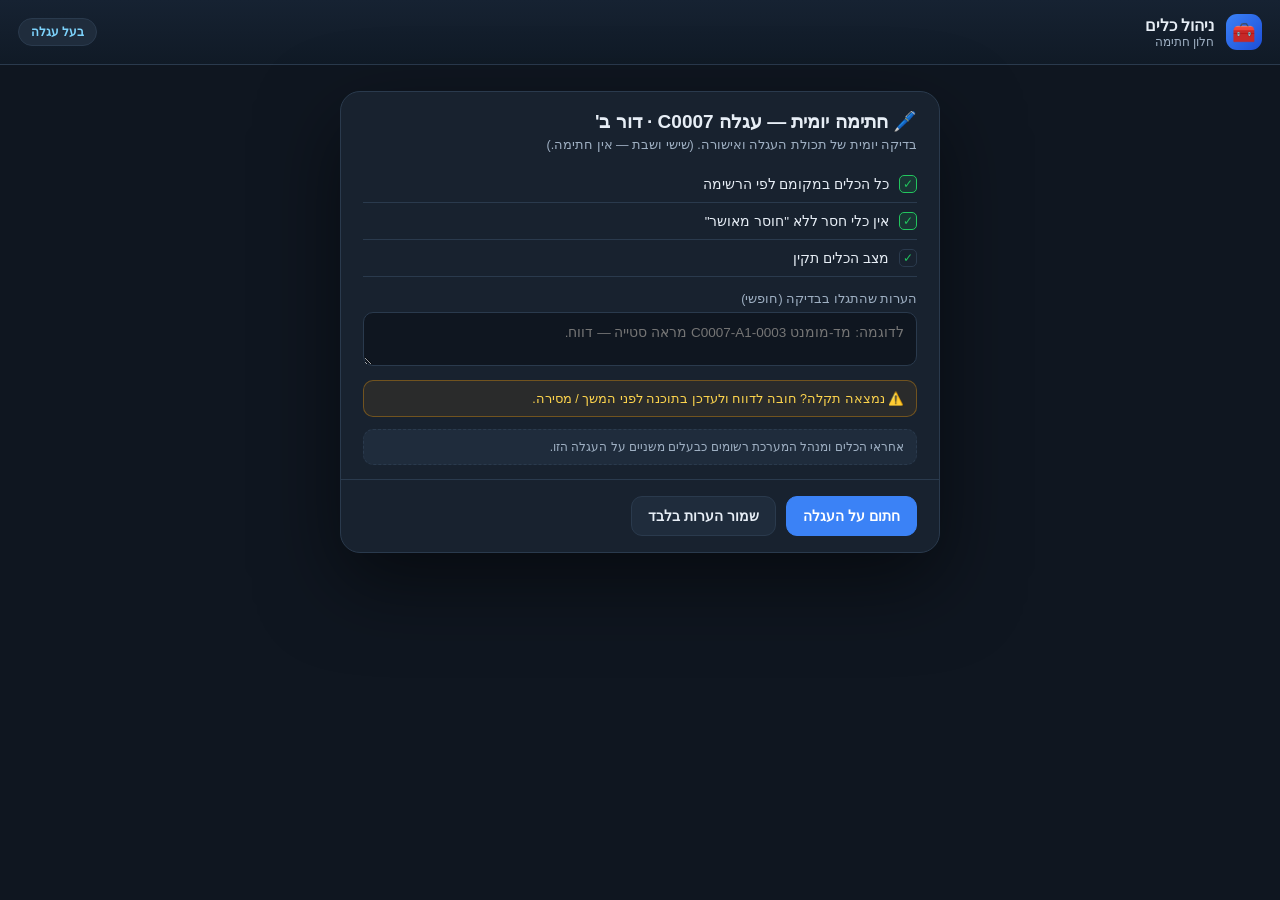
<file: app/mockups-flow.html>
<!doctype html>
<html lang="he" dir="rtl">
<head>
<meta charset="utf-8">
<meta name="viewport" content="width=device-width, initial-scale=1">
<title>חלונות עבודה — חתימה ומסירה</title>
<style>
:root{--bg:#0f1620;--surface:#18222f;--surface2:#1f2c3c;--txt:#e7eef6;--mut:#9fb0c3;
 --brand:#3b82f6;--brand2:#1d4ed8;--ok:#22c55e;--red:#ef4444;--amber:#f59e0b;--purple:#a78bfa;--line:#2a3a4d}
*{box-sizing:border-box;margin:0;padding:0;font-family:"Segoe UI",Arial,sans-serif}
body{background:var(--bg);color:var(--txt);min-height:100vh}
.topbar{display:flex;align-items:center;gap:12px;padding:14px 18px;border-bottom:1px solid var(--line);background:linear-gradient(180deg,#162232,#101a26)}
.logo{width:36px;height:36px;border-radius:11px;background:linear-gradient(135deg,var(--brand),var(--brand2));display:grid;place-items:center;font-size:19px}
.topbar h1{font-size:16px}.who{font-size:12px;color:var(--mut)}
.badge{margin-inline-start:auto;font-size:12px;font-weight:700;padding:6px 12px;border-radius:999px;background:var(--surface2);border:1px solid var(--line);color:#7dd3fc}
.overlay{display:grid;place-items:center;padding:26px}
.modal{background:var(--surface);border:1px solid var(--line);border-radius:20px;width:100%;max-width:600px;overflow:hidden;box-shadow:0 30px 80px rgba(0,0,0,.5)}
.modal h2{font-size:19px;padding:18px 22px 4px}.modal .sub{font-size:12.5px;color:var(--mut);padding:0 22px 14px}
.body{padding:0 22px}
.foot{display:flex;gap:10px;padding:16px 22px;border-top:1px solid var(--line);margin-top:14px}
.btn{background:var(--surface2);border:1px solid var(--line);border-radius:11px;padding:11px 16px;font-size:14px;font-weight:600;cursor:pointer}
.btn.primary{background:var(--brand);border-color:var(--brand);color:#fff}
.btn.disabled{opacity:.5}
.check{display:flex;align-items:center;gap:10px;padding:9px 0;font-size:13.5px;border-bottom:1px solid var(--line)}
.check .b{width:18px;height:18px;border-radius:5px;border:1px solid var(--line);display:grid;place-items:center;font-size:12px;color:var(--ok)}
.check .b.on{background:rgba(34,197,94,.12);border-color:var(--ok)}
label{display:block;font-size:12.5px;color:var(--mut);margin:14px 0 6px}
textarea,input{width:100%;padding:11px 12px;border-radius:10px;border:1px solid var(--line);background:var(--bg);color:var(--txt);font-size:13.5px;resize:vertical}
.flag{display:flex;align-items:center;gap:9px;background:rgba(245,158,11,.08);border:1px solid rgba(245,158,11,.35);border-radius:10px;padding:10px 12px;margin-top:10px;font-size:12.5px;color:#fcd34d}
.note{font-size:12px;color:var(--mut);background:var(--surface2);border:1px dashed var(--line);border-radius:10px;padding:10px 12px;margin-top:12px}
.sig{display:flex;align-items:center;gap:12px;padding:13px;border:1px solid var(--line);border-radius:12px;margin-bottom:10px;background:var(--surface2)}
.sig .dot{width:26px;height:26px;border-radius:50%;display:grid;place-items:center;font-weight:800}
.sig .dot.done{background:rgba(34,197,94,.15);color:var(--ok)}.sig .dot.wait{background:rgba(245,158,11,.15);color:var(--amber)}
.sig .t{font-weight:600;font-size:13.5px}.sig .s{font-size:12px;color:var(--mut)}
.sig .st{margin-inline-start:auto;font-size:12px;font-weight:700}
.flow{display:flex;align-items:center;gap:10px;font-size:13.5px;margin-bottom:14px}
.pers{flex:1;background:var(--surface2);border:1px solid var(--line);border-radius:12px;padding:11px;text-align:center}
.arrow{color:var(--brand);font-size:20px}
</style>
</head>
<body>
<div id="root"></div>
<script>
const screen=(new URLSearchParams(location.search)).get('screen')||'signoff';

const SIGNOFF=`
<div class="topbar"><div class="logo">🧰</div><div><h1>ניהול כלים</h1><div class="who">חלון חתימה</div></div><span class="badge">בעל עגלה</span></div>
<div class="overlay"><div class="modal">
  <h2>🖊️ חתימה יומית — עגלה C0007 · דור ב'</h2>
  <div class="sub">בדיקה יומית של תכולת העגלה ואישורה. (שישי ושבת — אין חתימה.)</div>
  <div class="body">
    <div class="check"><span class="b on">✓</span> כל הכלים במקומם לפי הרשימה</div>
    <div class="check"><span class="b on">✓</span> אין כלי חסר ללא "חוסר מאושר"</div>
    <div class="check"><span class="b">✓</span> מצב הכלים תקין</div>
    <label>הערות שהתגלו בבדיקה (חופשי)</label>
    <textarea rows="2" placeholder="לדוגמה: מד-מומנט C0007-A1-0003 מראה סטייה — דווח."></textarea>
    <div class="flag">⚠️ נמצאה תקלה? חובה לדווח ולעדכן בתוכנה לפני המשך / מסירה.</div>
    <div class="note">אחראי הכלים ומנהל המערכת רשומים כבעלים משניים על העגלה הזו.</div>
  </div>
  <div class="foot"><div class="btn primary">חתום על העגלה</div><div class="btn">שמור הערות בלבד</div></div>
</div></div>`;

const HANDOVER=`
<div class="topbar"><div class="logo">🧰</div><div><h1>ניהול כלים</h1><div class="who">חלון מסירה</div></div><span class="badge">אחראי כלים</span></div>
<div class="overlay"><div class="modal">
  <h2>🔁 העברת עגלה בין עובדים — C0007</h2>
  <div class="sub">מסירה תתבצע רק לאחר ששני הצדדים חתמו והתקלות עודכנו בתוכנה.</div>
  <div class="body">
    <div class="flow"><div class="pers">מ: דנה (עובד נוכחי)</div><span class="arrow">←</span><div class="pers">אל: יוסי (עובד חדש)</div></div>
    <div class="sig"><span class="dot done">✓</span><div><div class="t">חתימת אחראי כלים</div><div class="s">אישור מצב העגלה למסירה</div></div><span class="st" style="color:var(--ok)">חתום</span></div>
    <div class="sig"><span class="dot wait">…</span><div><div class="t">חתימת העובד החדש (יוסי)</div><div class="s">קבלת העגלה לאחריותו</div></div><span class="st" style="color:var(--amber)">ממתין</span></div>
    <label>הערות מסירה</label>
    <textarea rows="2" placeholder="כל תקלה שהתגלתה — חובה שתעודכן בתוכנה לפני המסירה."></textarea>
    <div class="note">לאחר שתי החתימות: אחראי הכלים / מנהל המערכת "מוסר" והעובד החדש "מקבל" — והבעלות עוברת.</div>
  </div>
  <div class="foot"><div class="btn primary disabled">מסור עגלה (ממתין לחתימת העובד)</div><div class="btn">ביטול</div></div>
</div></div>`;

document.getElementById('root').innerHTML = screen==='handover'?HANDOVER:SIGNOFF;
</script>
</body>
</html>
</file>
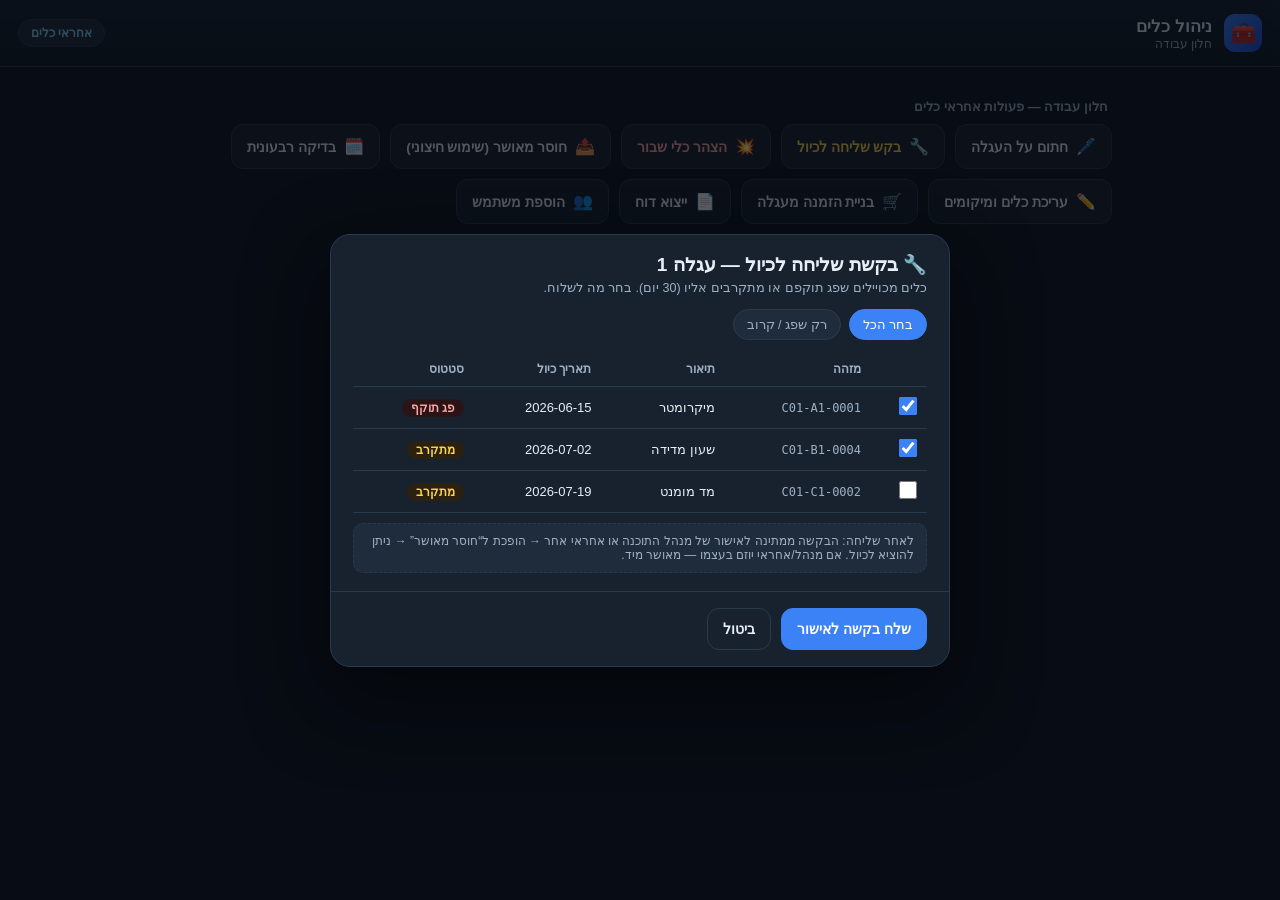
<file: app/mockups.html>
<!doctype html>
<html lang="he" dir="rtl">
<head>
<meta charset="utf-8">
<meta name="viewport" content="width=device-width, initial-scale=1">
<title>חלונות עבודה — ניהול כלים</title>
<style>
:root{--bg:#0f1620;--surface:#18222f;--surface2:#1f2c3c;--txt:#e7eef6;--mut:#9fb0c3;
 --brand:#3b82f6;--brand2:#1d4ed8;--ok:#22c55e;--red:#ef4444;--amber:#f59e0b;--purple:#a78bfa;--line:#2a3a4d;--r:16px}
*{box-sizing:border-box;margin:0;padding:0;font-family:"Segoe UI",Arial,sans-serif}
body{background:var(--bg);color:var(--txt)}
.topbar{display:flex;align-items:center;gap:12px;padding:14px 18px;border-bottom:1px solid var(--line);background:linear-gradient(180deg,#162232,#101a26)}
.logo{width:38px;height:38px;border-radius:11px;background:linear-gradient(135deg,var(--brand),var(--brand2));display:grid;place-items:center;font-size:20px}
.topbar h1{font-size:17px}.who{font-size:12px;color:var(--mut)}
.badge{margin-inline-start:auto;font-size:12px;font-weight:700;padding:6px 12px;border-radius:999px;background:var(--surface2);border:1px solid var(--line)}
.badge.admin{color:#fcd34d}.badge.manager{color:#7dd3fc}
.wrap{max-width:980px;margin:0 auto;padding:18px}
.tt{font-size:13px;color:var(--mut);margin:14px 4px 10px;font-weight:600}
.toolbar{display:flex;flex-wrap:wrap;gap:10px}
.btn{background:var(--surface);border:1px solid var(--line);border-radius:12px;padding:12px 15px;font-size:13.5px;font-weight:600;cursor:pointer;display:flex;align-items:center;gap:8px}
.btn .i{font-size:16px}
.btn.primary{background:var(--brand);border-color:var(--brand);color:#fff}
.btn.warn{color:#fcd34d}.btn.bad{color:#fca5a5}
.overlay{position:fixed;inset:0;background:rgba(5,9,14,.66);display:grid;place-items:center;padding:20px}
.modal{background:var(--surface);border:1px solid var(--line);border-radius:20px;width:100%;max-width:620px;box-shadow:0 30px 80px rgba(0,0,0,.5);overflow:hidden}
.modal h2{font-size:19px;padding:18px 22px 4px}
.modal .sub{font-size:12.5px;color:var(--mut);padding:0 22px 14px}
.modal .body{padding:0 22px 8px}
.modal .foot{display:flex;gap:10px;justify-content:flex-start;padding:16px 22px;border-top:1px solid var(--line);margin-top:10px}
.seg{display:flex;gap:8px;margin-bottom:12px}
.seg a{font-size:12.5px;border:1px solid var(--line);border-radius:999px;padding:7px 13px;background:var(--surface2);color:var(--mut)}
.seg a.on{background:var(--brand);color:#fff;border-color:var(--brand)}
table{width:100%;border-collapse:collapse;font-size:13px}
th,td{text-align:right;padding:10px 10px;border-bottom:1px solid var(--line)}
th{color:var(--mut);font-size:12px;font-weight:600}
.pill{padding:3px 9px;border-radius:999px;font-size:11.5px;font-weight:700}
.pill.expired{background:#2a1416;color:#fca5a5}.pill.due60{background:#2a2110;color:#fcd34d}
.id{font-family:Consolas,monospace;color:#9fb0c3;font-size:12px}
input,select{width:100%;padding:11px 12px;border-radius:10px;border:1px solid var(--line);background:var(--bg);color:var(--txt);font-size:13.5px}
.row{display:grid;grid-template-columns:1fr 1fr;gap:10px;margin-bottom:10px}
.note{font-size:12px;color:var(--mut);background:var(--surface2);border:1px dashed var(--line);border-radius:10px;padding:10px 12px;margin-top:10px}
.chk{width:18px;height:18px;accent-color:var(--brand)}
.tag{font-size:11.5px;padding:3px 9px;border-radius:999px;background:var(--surface2);border:1px solid var(--line);color:var(--mut)}
</style>
</head>
<body>
<div id="root"></div>
<script>
const q=new URLSearchParams(location.search);
const screen=q.get('screen')||'cal-request';
const isAdmin=screen==='user-mgmt';
const role=isAdmin?{cls:'admin',name:'מנהל תוכנה'}:{cls:'manager',name:'אחראי כלים'};

const TOOLBAR=`
<div class="tt">חלון עבודה — פעולות ${role.name}</div>
<div class="toolbar">
  <div class="btn"><span class="i">🖊️</span> חתום על העגלה</div>
  <div class="btn warn"><span class="i">🔧</span> בקש שליחה לכיול</div>
  <div class="btn bad"><span class="i">💥</span> הצהר כלי שבור</div>
  <div class="btn"><span class="i">📤</span> חוסר מאושר (שימוש חיצוני)</div>
  <div class="btn"><span class="i">🗓️</span> בדיקה רבעונית</div>
  <div class="btn"><span class="i">✏️</span> עריכת כלים ומיקומים</div>
  <div class="btn"><span class="i">🛒</span> בניית הזמנה מעגלה</div>
  <div class="btn"><span class="i">📄</span> ייצוא דוח</div>
  ${isAdmin?'<div class="btn"><span class="i">👥</span> ניהול משתמשים</div><div class="btn"><span class="i">🕘</span> גרסאות ואתחול</div><div class="btn"><span class="i">🔎</span> יומן ביקורת</div>':'<div class="btn"><span class="i">👥</span> הוספת משתמש</div>'}
</div>`;

const CAL=`
<div class="overlay"><div class="modal">
  <h2>🔧 בקשת שליחה לכיול — עגלה 1</h2>
  <div class="sub">כלים מכויילים שפג תוקפם או מתקרבים אליו (30 יום). בחר מה לשלוח.</div>
  <div class="body">
    <div class="seg"><a class="on">בחר הכל</a><a>רק שפג / קרוב</a></div>
    <table>
      <thead><tr><th></th><th>מזהה</th><th>תיאור</th><th>תאריך כיול</th><th>סטטוס</th></tr></thead>
      <tbody>
        <tr><td><input class="chk" type="checkbox" checked></td><td><span class="id">C01-A1-0001</span></td><td>מיקרומטר</td><td>2026-06-15</td><td><span class="pill expired">פג תוקף</span></td></tr>
        <tr><td><input class="chk" type="checkbox" checked></td><td><span class="id">C01-B1-0004</span></td><td>שעון מדידה</td><td>2026-07-02</td><td><span class="pill due60">מתקרב</span></td></tr>
        <tr><td><input class="chk" type="checkbox"></td><td><span class="id">C01-C1-0002</span></td><td>מד מומנט</td><td>2026-07-19</td><td><span class="pill due60">מתקרב</span></td></tr>
      </tbody>
    </table>
    <div class="note">לאחר שליחה: הבקשה ממתינה לאישור של מנהל התוכנה או אחראי אחר → הופכת ל“חוסר מאושר” → ניתן להוציא לכיול. אם מנהל/אחראי יוזם בעצמו — מאושר מיד.</div>
  </div>
  <div class="foot"><div class="btn primary">שלח בקשה לאישור</div><div class="btn">ביטול</div></div>
</div></div>`;

const USERS=`
<div class="overlay"><div class="modal">
  <h2>👥 ניהול משתמשים — מנהל תוכנה</h2>
  <div class="sub">הוספה ושיוך תפקידים. רק מנהל התוכנה מבצע מחיקה.</div>
  <div class="body">
    <div class="row"><input placeholder="אימייל להזמנה"><select><option>בעל עגלה</option><option>אחראי כלים</option></select></div>
    <div class="row"><select><option>עגלה 1</option><option>עגלה 2</option><option>— ללא —</option></select><div class="btn primary" style="justify-content:center">הוסף ושתף במייל</div></div>
    <table>
      <thead><tr><th>אימייל</th><th>תפקיד</th><th>עגלות</th><th>פעולה</th></tr></thead>
      <tbody>
        <tr><td>aseelhalaby646@gmail.com</td><td><span class="tag">מנהל תוכנה</span></td><td>הכל</td><td>—</td></tr>
        <tr><td>yossi@iai.co.il</td><td><span class="tag">אחראי כלים</span></td><td>הכל</td><td><span class="btn bad" style="padding:6px 11px">הסר</span></td></tr>
        <tr><td>dana@iai.co.il</td><td><span class="tag">בעל עגלה</span></td><td>עגלה 1 (ראשי)</td><td><span class="btn bad" style="padding:6px 11px">הסר</span></td></tr>
      </tbody>
    </table>
    <div class="note">מחיקה שמבצע אחראי כלים אינה מיידית — היא נשלחת לאישור ולביצוע של מנהל התוכנה.</div>
  </div>
  <div class="foot"><div class="btn">סגור</div></div>
</div></div>`;

document.getElementById('root').innerHTML=`
<div class="topbar"><div class="logo">🧰</div><div><h1>ניהול כלים</h1><div class="who">חלון עבודה</div></div><span class="badge ${role.cls}">${role.name}</span></div>
<div class="wrap">${TOOLBAR}</div>
${isAdmin?USERS:CAL}`;
</script>
</body>
</html>
</file>
